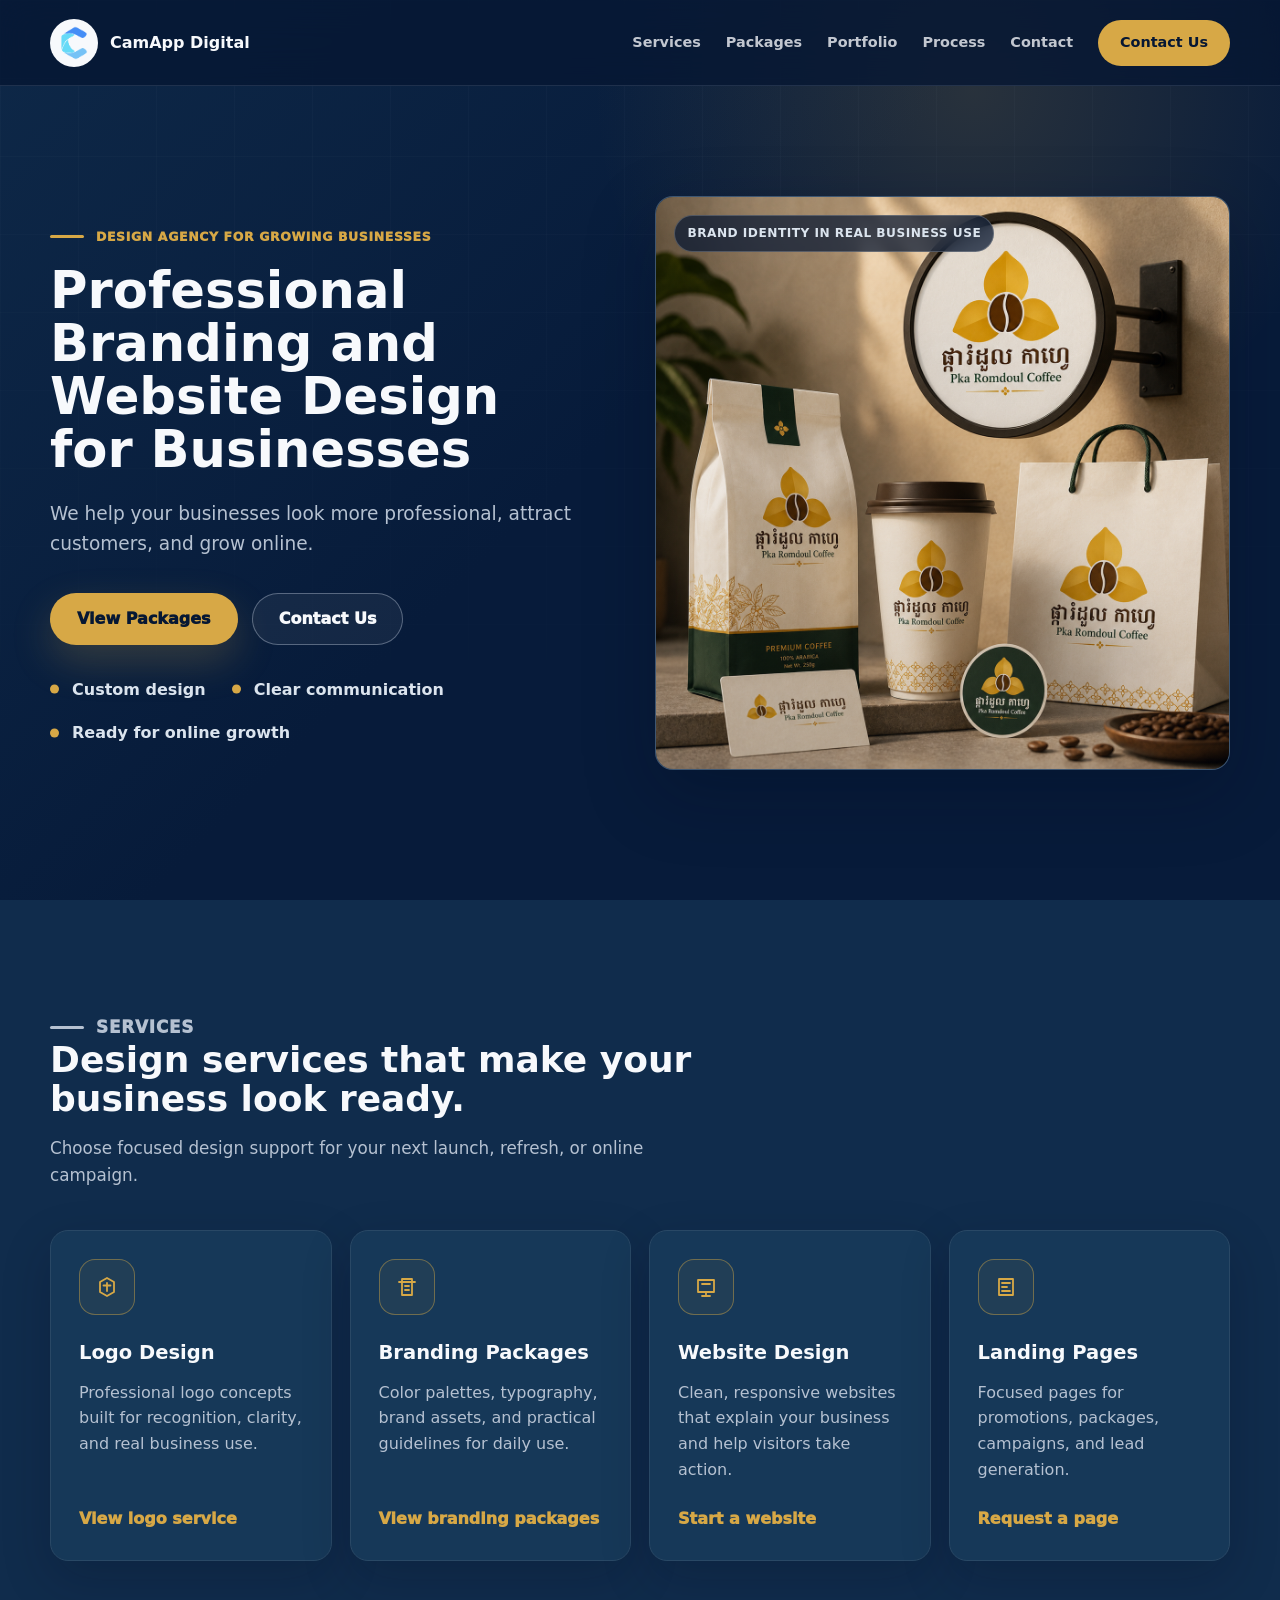
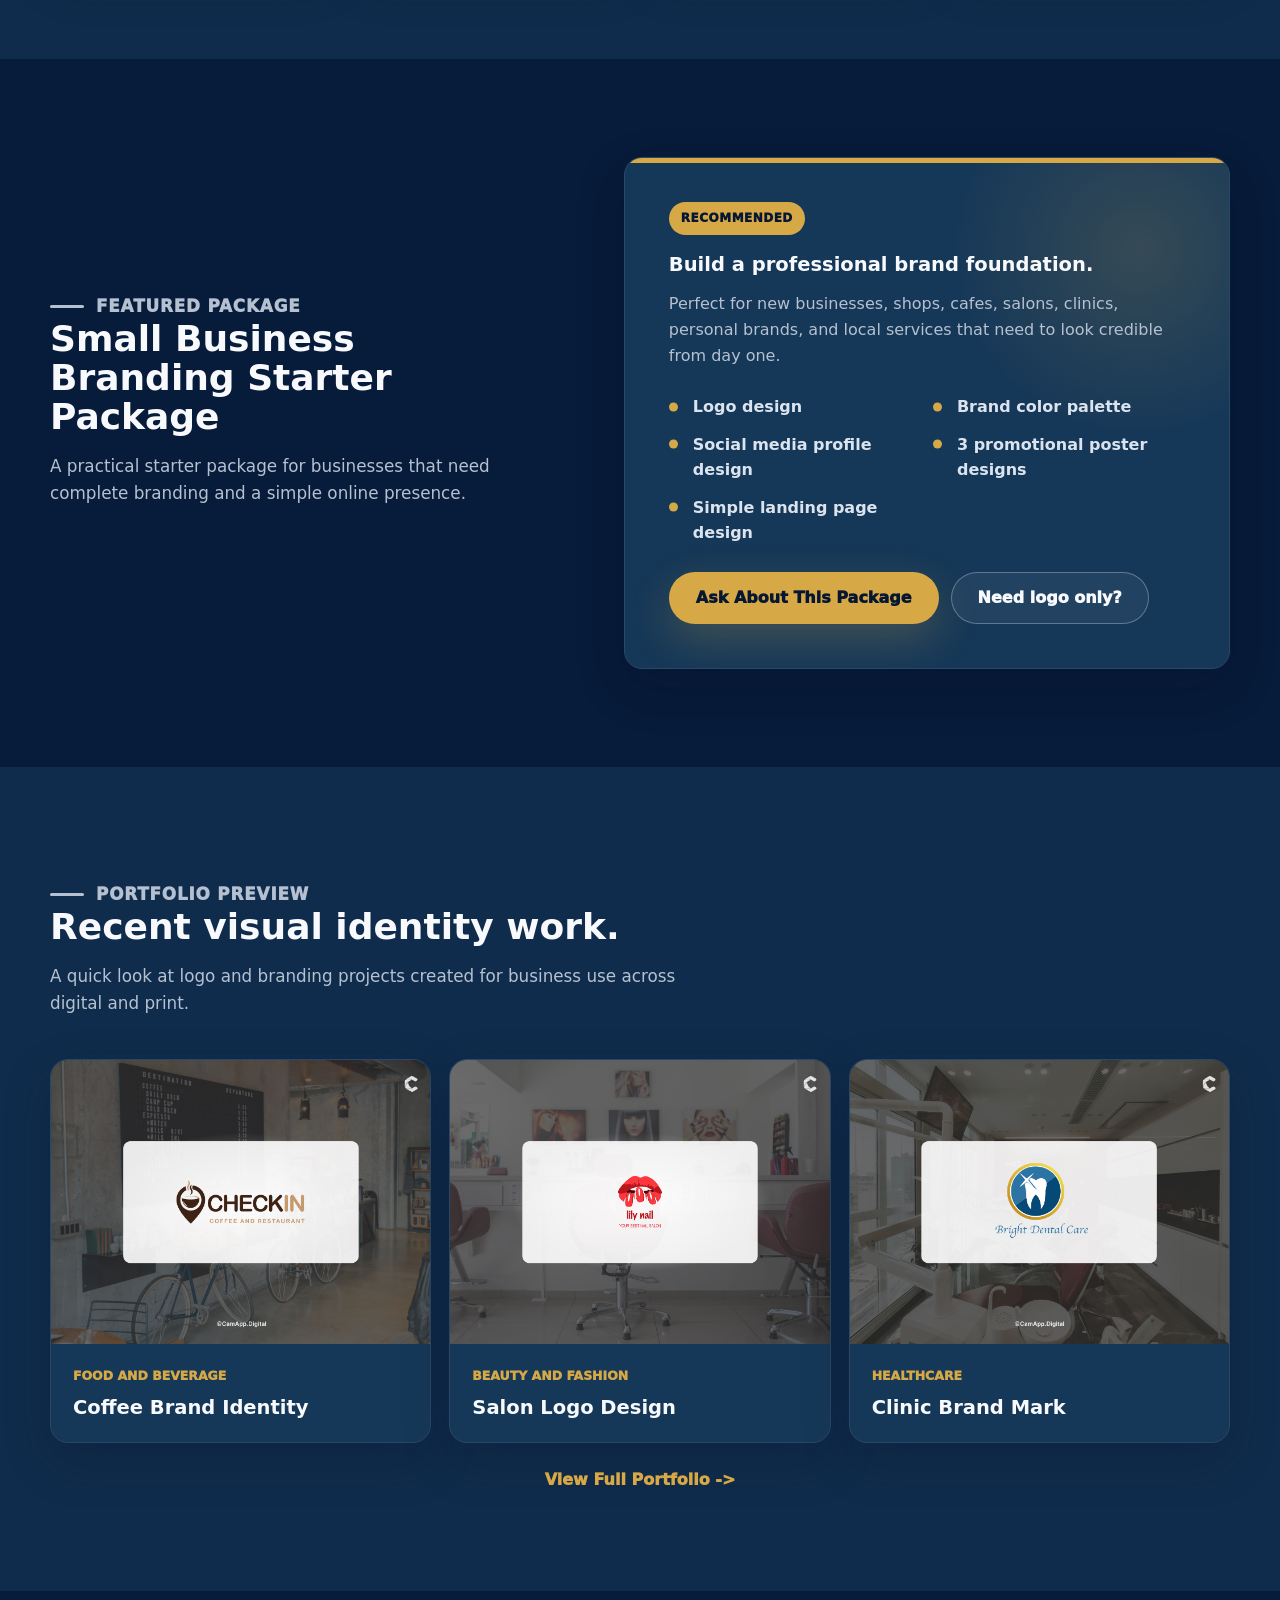
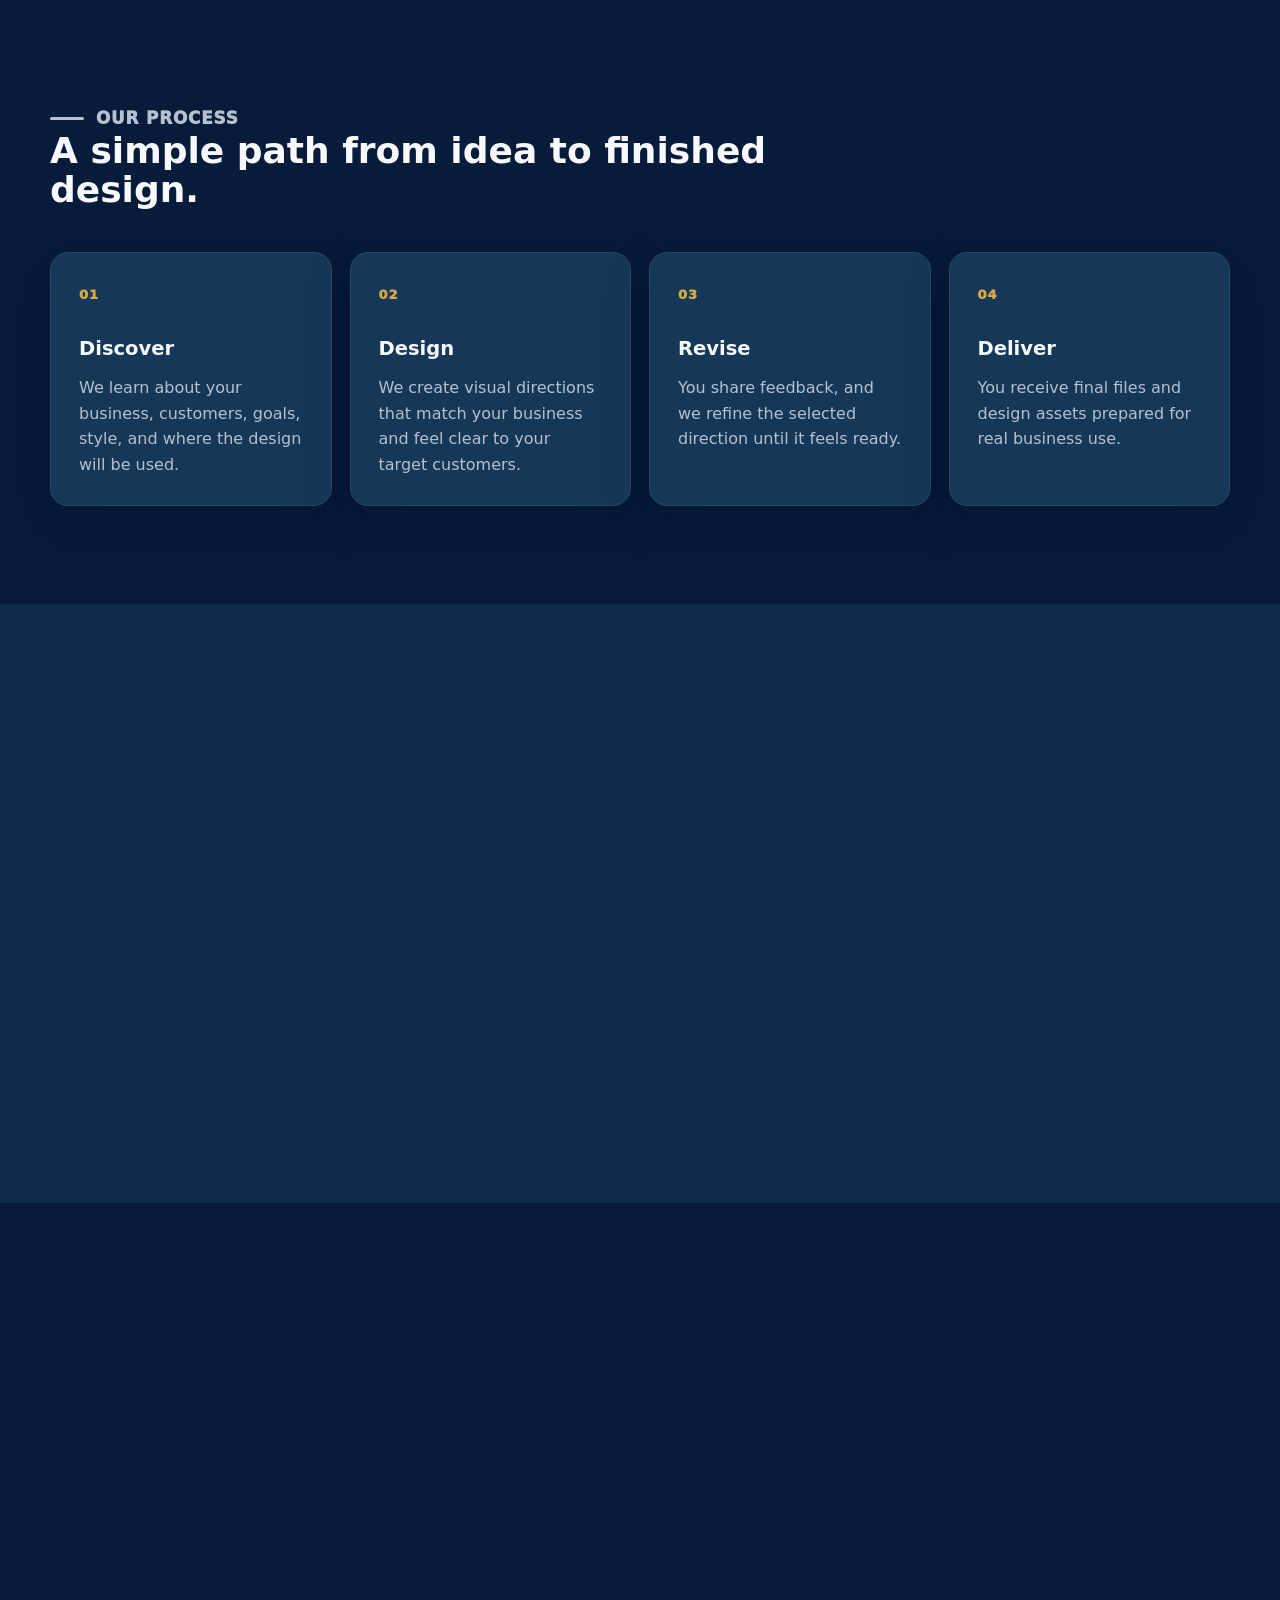
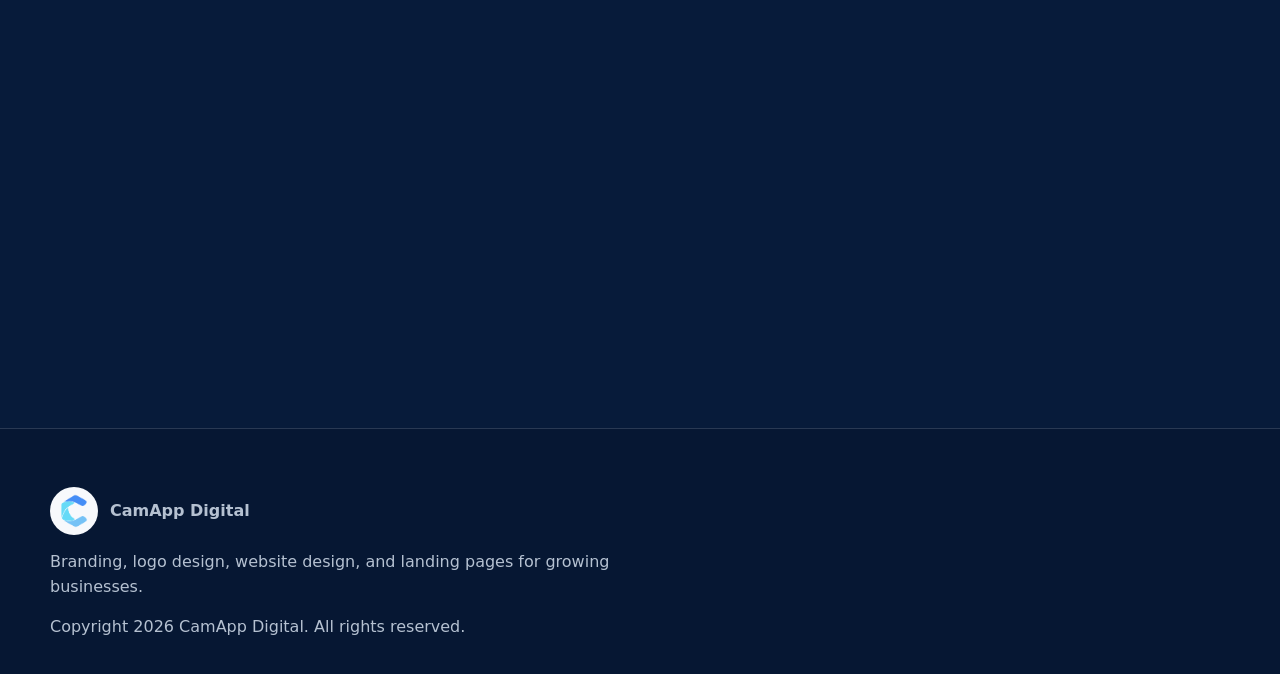
<file: index.html>
<!DOCTYPE html>
<html lang="en">
  <head>
    <meta charset="UTF-8" />
    <meta name="viewport" content="width=device-width, initial-scale=1.0" />
    <title>CamApp Digital | Branding and Website Design Agency</title>
    <meta
      name="description"
      content="CamApp Digital helps businesses look professional, attract customers, and grow online with branding, logo design, websites, and landing pages."
    />
    <link rel="icon" href="assets/camapp-logo.png" />
    <link rel="preload" as="image" href="assets/pka-romdoul-coffee-mockup.png" />
    <link rel="stylesheet" href="styles.css?v=3" />
  </head>
  <body>
    <a class="skip-link" href="#main-content">Skip to main content</a>
    <header class="site-header" data-header>
      <a class="brand" href="https://camapp.dev/" aria-label="CamApp Digital home">
        <img src="assets/camapp-logo.png" alt="" width="48" height="48" />
        <span>CamApp Digital</span>
      </a>
      <button class="menu-toggle" type="button" aria-expanded="false" aria-controls="site-nav" aria-label="Open navigation">
        <span></span>
        <span></span>
        <span></span>
      </button>
      <nav class="site-nav" id="site-nav" aria-label="Primary navigation">
        <a href="#services">Services</a>
        <a href="#packages">Packages</a>
        <a href="portfolio/">Portfolio</a>
        <a href="#process">Process</a>
        <a href="#contact">Contact</a>
        <a class="nav-cta" href="#contact">Contact Us</a>
      </nav>
    </header>

    <main id="main-content">
      <section class="hero" id="top" aria-labelledby="hero-title">
        <div class="hero-grid" aria-hidden="true"></div>
        <div class="shell hero-layout">
          <div class="hero-copy reveal">
            <p class="eyebrow"><span></span> Design agency for growing businesses</p>
            <h1 id="hero-title">Professional Branding and Website Design for Businesses</h1>
            <p>
              We help your businesses look more professional, attract customers, and grow online.
            </p>
            <div class="hero-actions">
              <a class="button button-accent" href="#packages">View Packages</a>
              <a class="button button-outline" href="#contact">Contact Us</a>
            </div>
            <ul class="trust-list" aria-label="CamApp Digital service benefits">
              <li>Custom design</li>
              <li>Clear communication</li>
              <li>Ready for online growth</li>
            </ul>
          </div>

          <div class="hero-visual reveal">
            <div class="visual-label">Brand identity in real business use</div>
            <img src="assets/pka-romdoul-coffee-mockup.png" alt="CamApp Digital branding mockup on packaging, cup, sign, and bag" />
          </div>
        </div>
      </section>

      <section class="section services-section" id="services" aria-labelledby="services-title">
        <div class="shell">
          <div class="section-heading reveal">
            <p class="eyebrow"><span></span> Services</p>
            <h2 id="services-title">Design services that make your business look ready.</h2>
            <p>
              Choose focused design support for your next launch, refresh, or online campaign.
            </p>
          </div>
          <div class="service-grid">
            <article class="service-card reveal">
              <span class="card-icon" aria-hidden="true">
                <svg viewBox="0 0 24 24"><path d="M12 3l7 4v10l-7 4-7-4V7l7-4z"/><path d="M12 8v8"/><path d="M8.5 10.5h7"/></svg>
              </span>
              <h3>Logo Design</h3>
              <p>Professional logo concepts built for recognition, clarity, and real business use.</p>
              <a href="logo-design/">View logo service</a>
            </article>
            <article class="service-card reveal">
              <span class="card-icon" aria-hidden="true">
                <svg viewBox="0 0 24 24"><path d="M4 7h16"/><path d="M7 4h10v16H7z"/><path d="M10 11h4"/><path d="M10 15h4"/></svg>
              </span>
              <h3>Branding Packages</h3>
              <p>Color palettes, typography, brand assets, and practical guidelines for daily use.</p>
              <a href="branding-packages/">View branding packages</a>
            </article>
            <article class="service-card reveal">
              <span class="card-icon" aria-hidden="true">
                <svg viewBox="0 0 24 24"><path d="M4 5h16v12H4z"/><path d="M8 21h8"/><path d="M12 17v4"/><path d="M8 9h8"/></svg>
              </span>
              <h3>Website Design</h3>
              <p>Clean, responsive websites that explain your business and help visitors take action.</p>
              <a href="#contact">Start a website</a>
            </article>
            <article class="service-card reveal">
              <span class="card-icon" aria-hidden="true">
                <svg viewBox="0 0 24 24"><path d="M5 4h14v16H5z"/><path d="M8 8h8"/><path d="M8 12h5"/><path d="M8 16h8"/></svg>
              </span>
              <h3>Landing Pages</h3>
              <p>Focused pages for promotions, packages, campaigns, and lead generation.</p>
              <a href="#contact">Request a page</a>
            </article>
          </div>
        </div>
      </section>

      <section class="section package-section" id="packages" aria-labelledby="package-title">
        <div class="shell package-layout">
          <div class="section-heading reveal">
            <p class="eyebrow"><span></span> Featured package</p>
            <h2 id="package-title">Small Business Branding Starter Package</h2>
            <p>
              A practical starter package for businesses that need complete branding and a simple online presence.
            </p>
          </div>
          <article class="featured-package reveal">
            <div>
              <span class="badge">Recommended</span>
              <h3>Build a professional brand foundation.</h3>
              <p>
                Perfect for new businesses, shops, cafes, salons, clinics, personal brands, and local services that need to look credible from day one.
              </p>
            </div>
            <ul>
              <li>Logo design</li>
              <li>Brand color palette</li>
              <li>Social media profile design</li>
              <li>3 promotional poster designs</li>
              <li>Simple landing page design</li>
            </ul>
            <div class="package-actions">
              <a class="button button-accent" href="#contact">Ask About This Package</a>
              <a class="button button-outline" href="logo-design/">Need logo only?</a>
            </div>
          </article>
        </div>
      </section>

      <section class="section portfolio-section" id="portfolio" aria-labelledby="portfolio-title">
        <div class="shell">
          <div class="section-heading reveal">
            <p class="eyebrow"><span></span> Portfolio preview</p>
            <h2 id="portfolio-title">Recent visual identity work.</h2>
            <p>
              A quick look at logo and branding projects created for business use across digital and print.
            </p>
          </div>
          <div class="portfolio-grid">
            <article class="portfolio-card reveal">
              <img src="assets/portfolio-coffee.jpg" alt="Coffee business logo design preview" loading="lazy" />
              <div>
                <p>Food and beverage</p>
                <h3>Coffee Brand Identity</h3>
              </div>
            </article>
            <article class="portfolio-card reveal">
              <img src="assets/portfolio-nail.jpg" alt="Beauty salon logo design preview" loading="lazy" />
              <div>
                <p>Beauty and fashion</p>
                <h3>Salon Logo Design</h3>
              </div>
            </article>
            <article class="portfolio-card reveal">
              <img src="assets/portfolio-dental.jpg" alt="Clinic logo design preview" loading="lazy" />
              <div>
                <p>Healthcare</p>
                <h3>Clinic Brand Mark</h3>
              </div>
            </article>
          </div>
          <div class="portfolio-actions reveal">
            <a class="text-link" href="portfolio/">View Full Portfolio <span aria-hidden="true">-></span></a>
          </div>
        </div>
      </section>

      <section class="section process-section" id="process" aria-labelledby="process-title">
        <div class="shell">
          <div class="section-heading reveal">
            <p class="eyebrow"><span></span> Our process</p>
            <h2 id="process-title">A simple path from idea to finished design.</h2>
          </div>
          <ol class="process-list">
            <li class="reveal">
              <span>01</span>
              <h3>Discover</h3>
              <p>We learn about your business, customers, goals, style, and where the design will be used.</p>
            </li>
            <li class="reveal">
              <span>02</span>
              <h3>Design</h3>
              <p>We create visual directions that match your business and feel clear to your target customers.</p>
            </li>
            <li class="reveal">
              <span>03</span>
              <h3>Revise</h3>
              <p>You share feedback, and we refine the selected direction until it feels ready.</p>
            </li>
            <li class="reveal">
              <span>04</span>
              <h3>Deliver</h3>
              <p>You receive final files and design assets prepared for real business use.</p>
            </li>
          </ol>
        </div>
      </section>

      <section class="section why-section" aria-labelledby="why-title">
        <div class="shell why-layout">
          <div class="section-heading reveal">
            <p class="eyebrow"><span></span> Why choose us</p>
            <h2 id="why-title">Professional design without a complicated process.</h2>
            <p>
              CamApp Digital focuses on practical design that helps small businesses look trustworthy and easier to choose.
            </p>
          </div>
          <div class="why-grid">
            <article class="why-card reveal">
              <h3>Business-focused design</h3>
              <p>Every design choice supports how your business is seen, remembered, and contacted.</p>
            </article>
            <article class="why-card reveal">
              <h3>Clean modern style</h3>
              <p>Your brand and website feel polished, clear, and easy for customers to understand.</p>
            </article>
            <article class="why-card reveal">
              <h3>Clear communication</h3>
              <p>You know what is included, what comes next, and what files you will receive.</p>
            </article>
            <article class="why-card reveal">
              <h3>Ready-to-use assets</h3>
              <p>Final files are prepared for social media, websites, printing, and everyday business use.</p>
            </article>
          </div>
        </div>
      </section>

      <section class="section contact-section" id="contact" aria-labelledby="contact-title">
        <div class="shell contact-layout">
          <div class="contact-copy reveal">
            <p class="eyebrow"><span></span> Contact</p>
            <h2 id="contact-title">Tell us what you want to create.</h2>
            <p>
              Send a short request and CamApp Digital will help you choose the right design direction or package.
            </p>
            <div class="contact-links">
              <a href="https://m.me/CamAppDigital" target="_blank" rel="noopener">Facebook Messenger</a>
              <a href="https://telegram.me/CamAppDigital" target="_blank" rel="noopener">Telegram</a>
            </div>
          </div>
          <div class="contact-panel reveal">
            <form class="contact-form" data-contact-form novalidate>
              <div class="form-grid">
                <label>
                  Your name
                  <input type="text" name="name" autocomplete="name" required />
                  <span class="field-error" data-error-for="name"></span>
                </label>
                <label>
                  Business name
                  <input type="text" name="business" autocomplete="organization" required />
                  <span class="field-error" data-error-for="business"></span>
                </label>
                <label>
                  Phone (Telegram)
                  <input type="text" name="contact" autocomplete="tel" required />
                  <span class="field-error" data-error-for="contact"></span>
                </label>
                <label>
                  Service needed
                  <select name="service" required>
                    <option value="">Choose a service</option>
                    <option>Logo Design</option>
                    <option>Branding Packages</option>
                    <option>Website Design</option>
                    <option>Landing Pages</option>
                  </select>
                  <span class="field-error" data-error-for="service"></span>
                </label>
                <label class="field-wide">
                  Project notes
                  <textarea name="notes" rows="4" placeholder="Tell us about your business, deadline, and what you need." required></textarea>
                  <span class="field-error" data-error-for="notes"></span>
                </label>
              </div>
              <button class="button button-accent" type="submit" data-submit-button>Submit Request</button>
              <p class="form-status" data-form-status role="status" aria-live="polite"></p>
              <div class="telegram-fallback" data-telegram-fallback hidden>
                <a class="button button-outline" href="https://telegram.me/CamAppDigital" target="_blank" rel="noopener" data-telegram-link>
                  Open Telegram
                </a>
                <button class="button button-outline" type="button" data-copy-request>Copy Request</button>
              </div>
            </form>
          </div>
        </div>
      </section>
    </main>

    <footer class="site-footer">
      <div class="shell footer-content">
        <a class="brand" href="https://camapp.dev/" aria-label="CamApp Digital home">
          <img src="assets/camapp-logo.png" alt="" width="42" height="42" />
          <span>CamApp Digital</span>
        </a>
        <p>Branding, logo design, website design, and landing pages for growing businesses.</p>
        <p>Copyright 2026 CamApp Digital. All rights reserved.</p>
      </div>
    </footer>

    <script src="script.js?v=5"></script>
  </body>
</html>
</file>
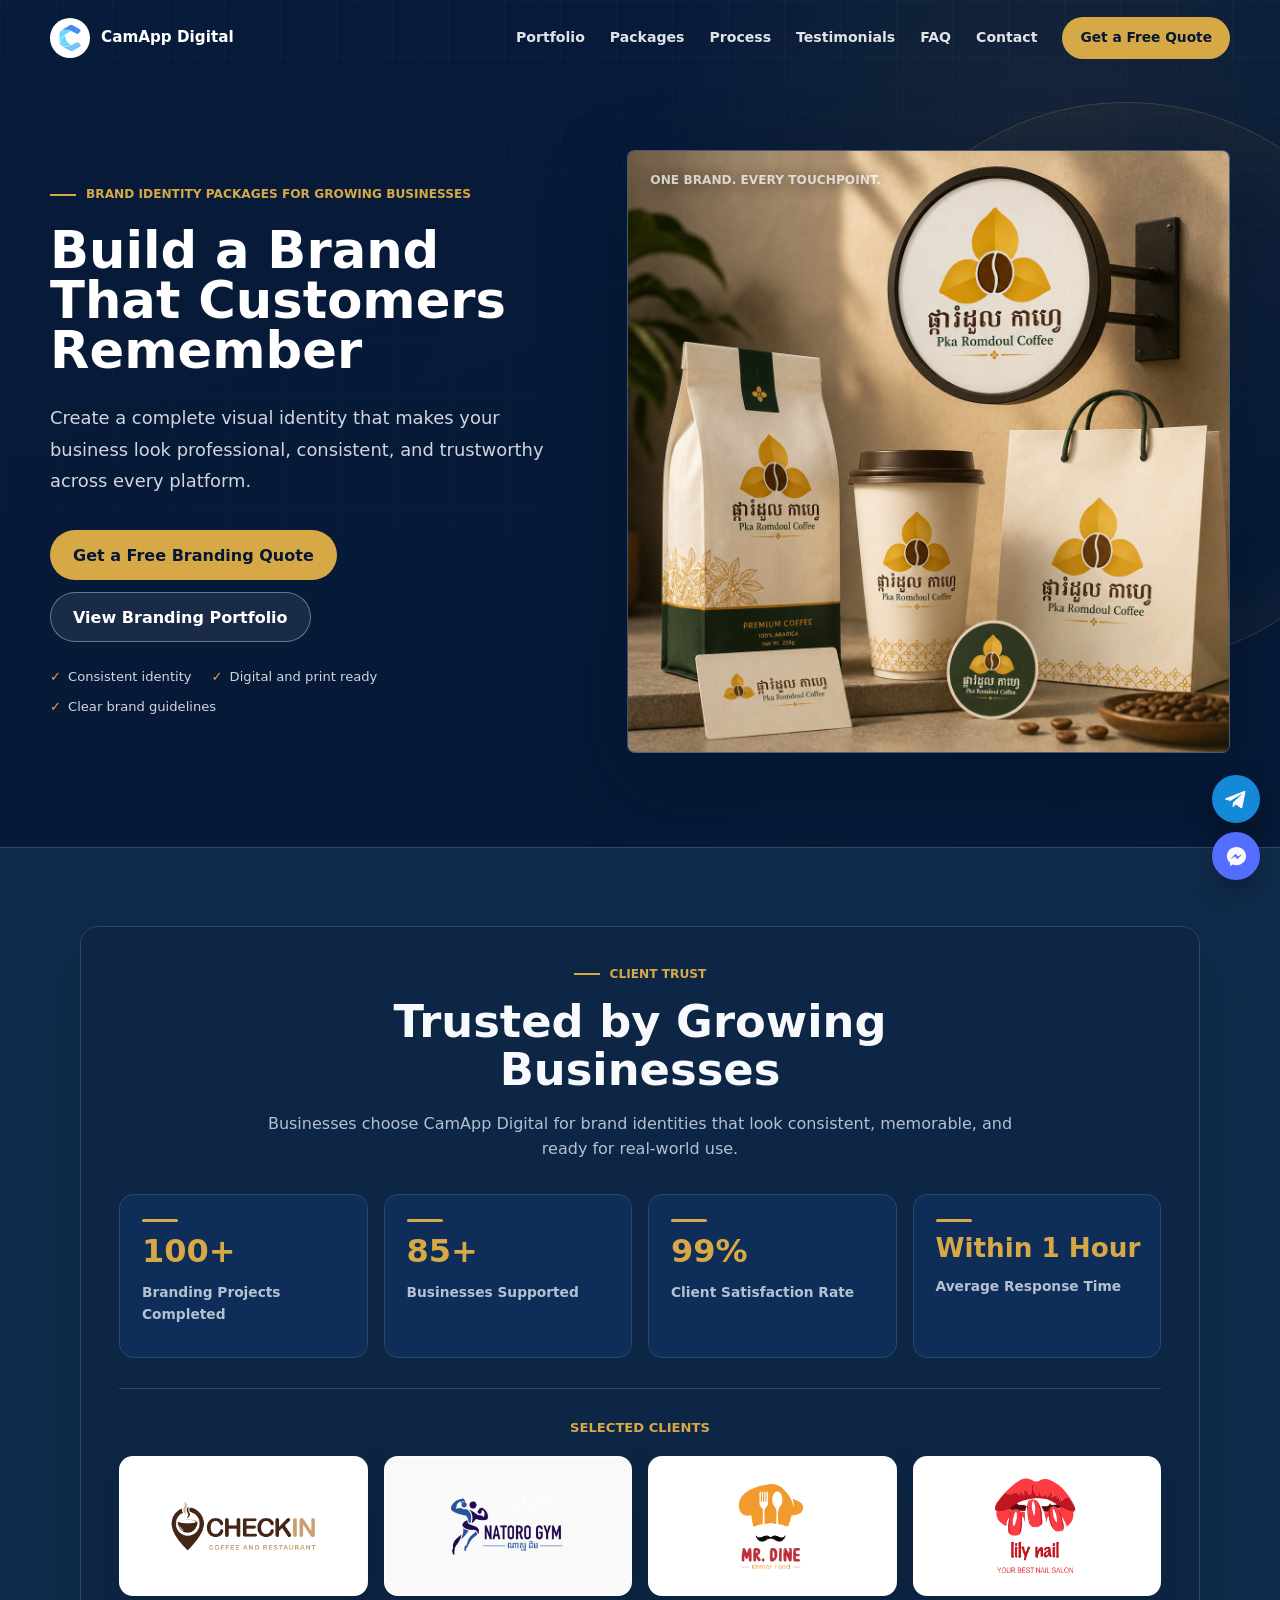
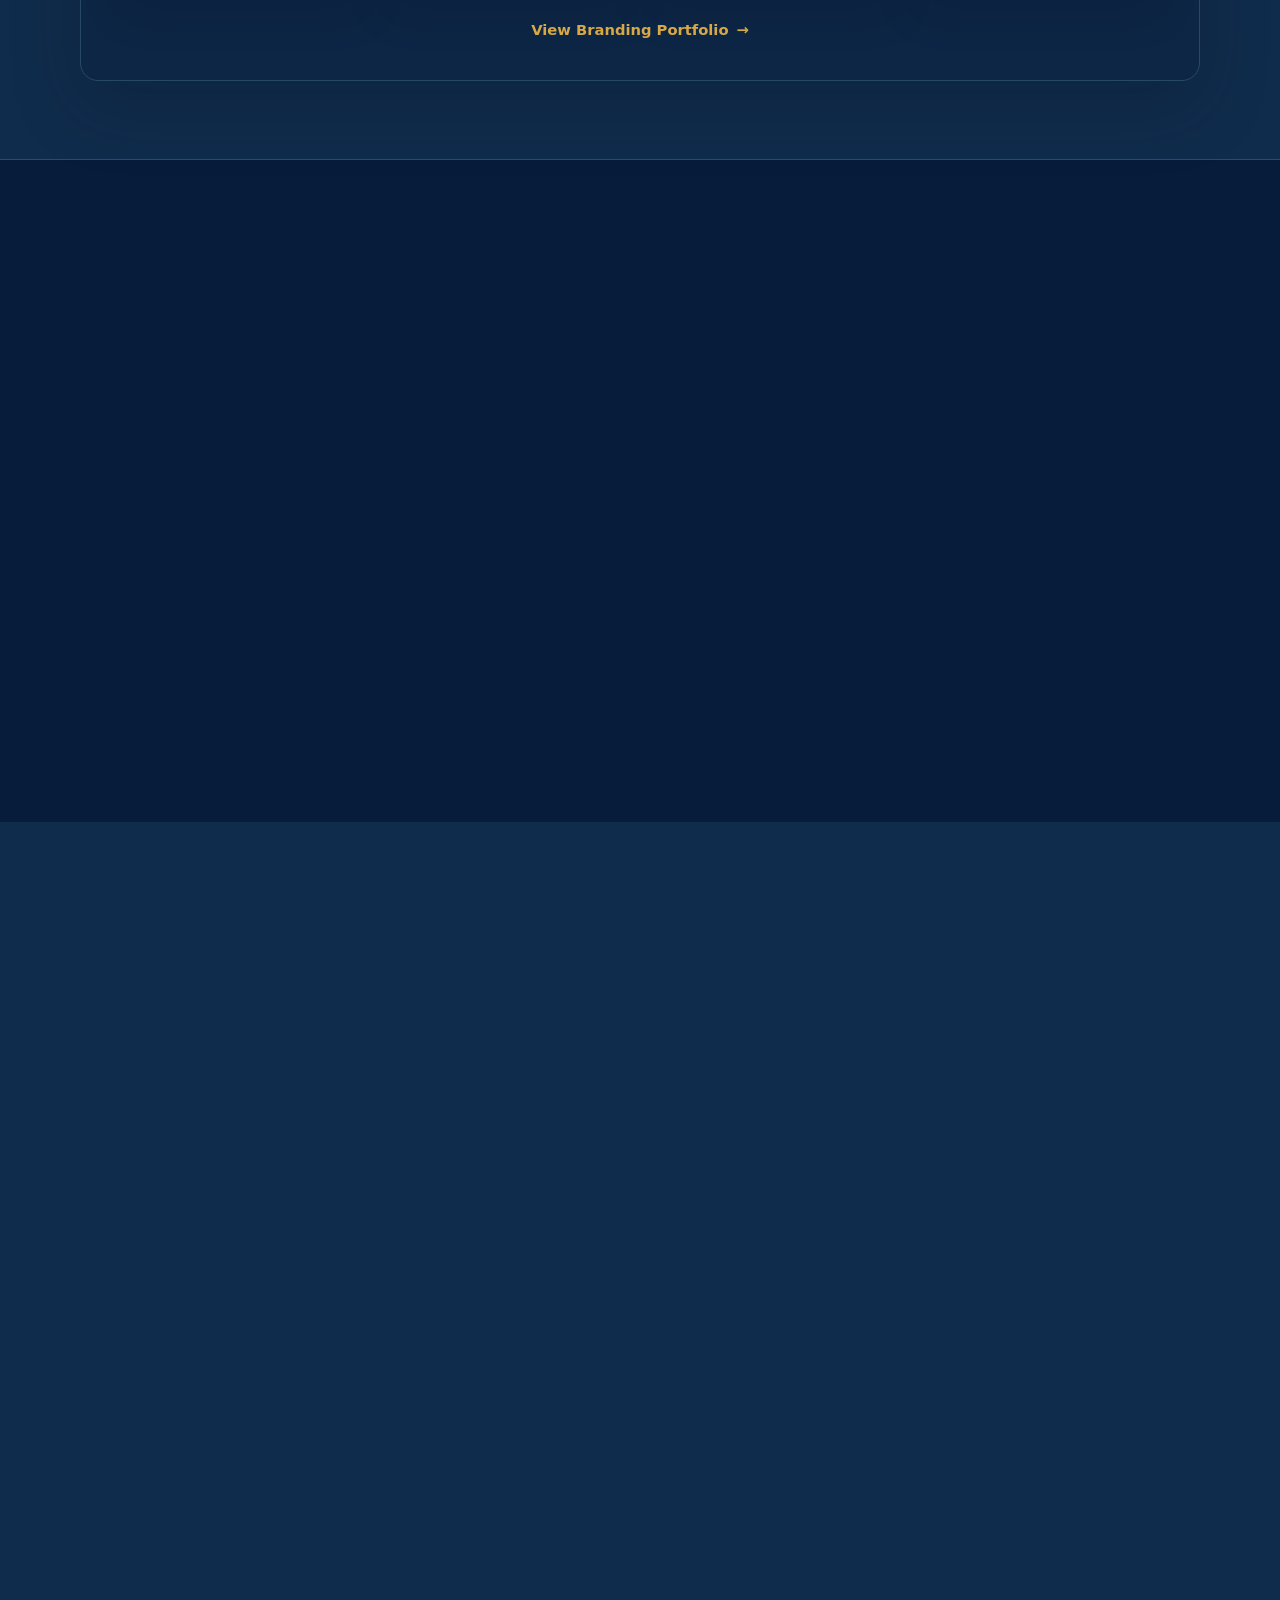
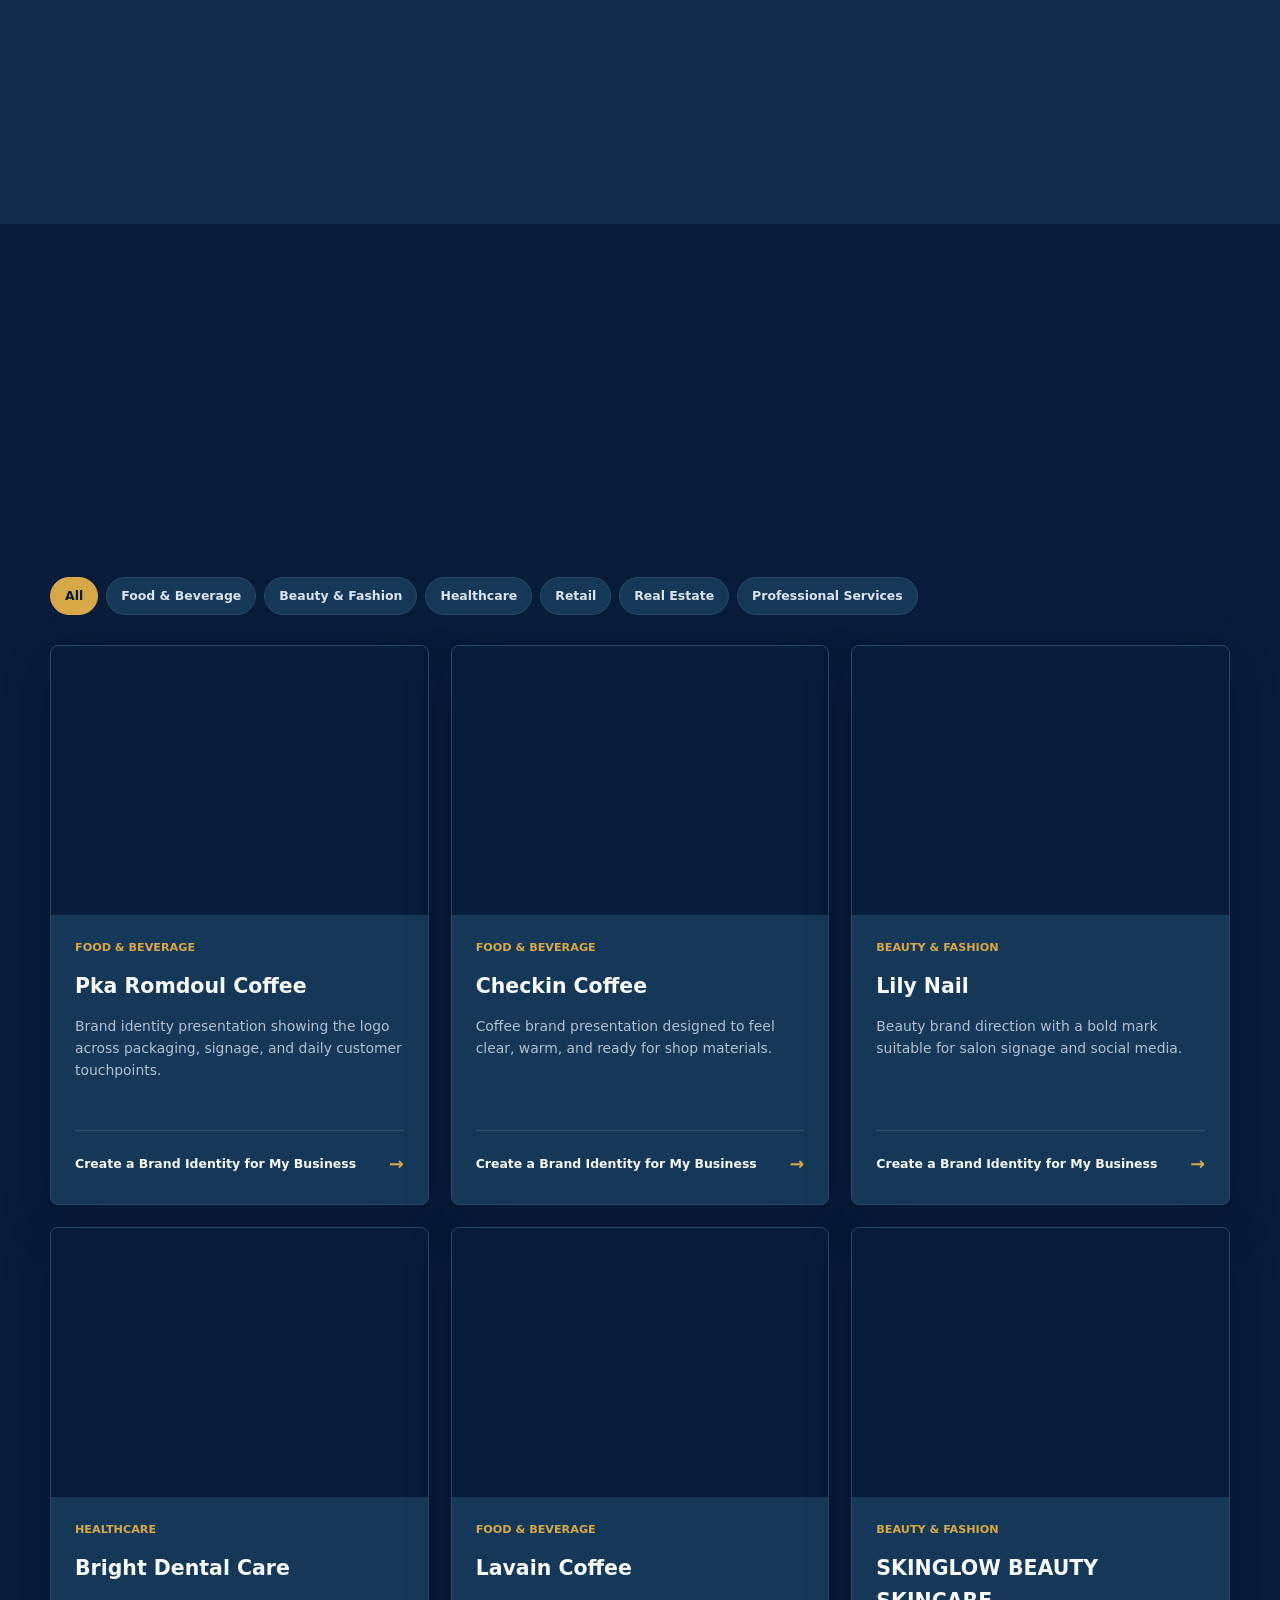
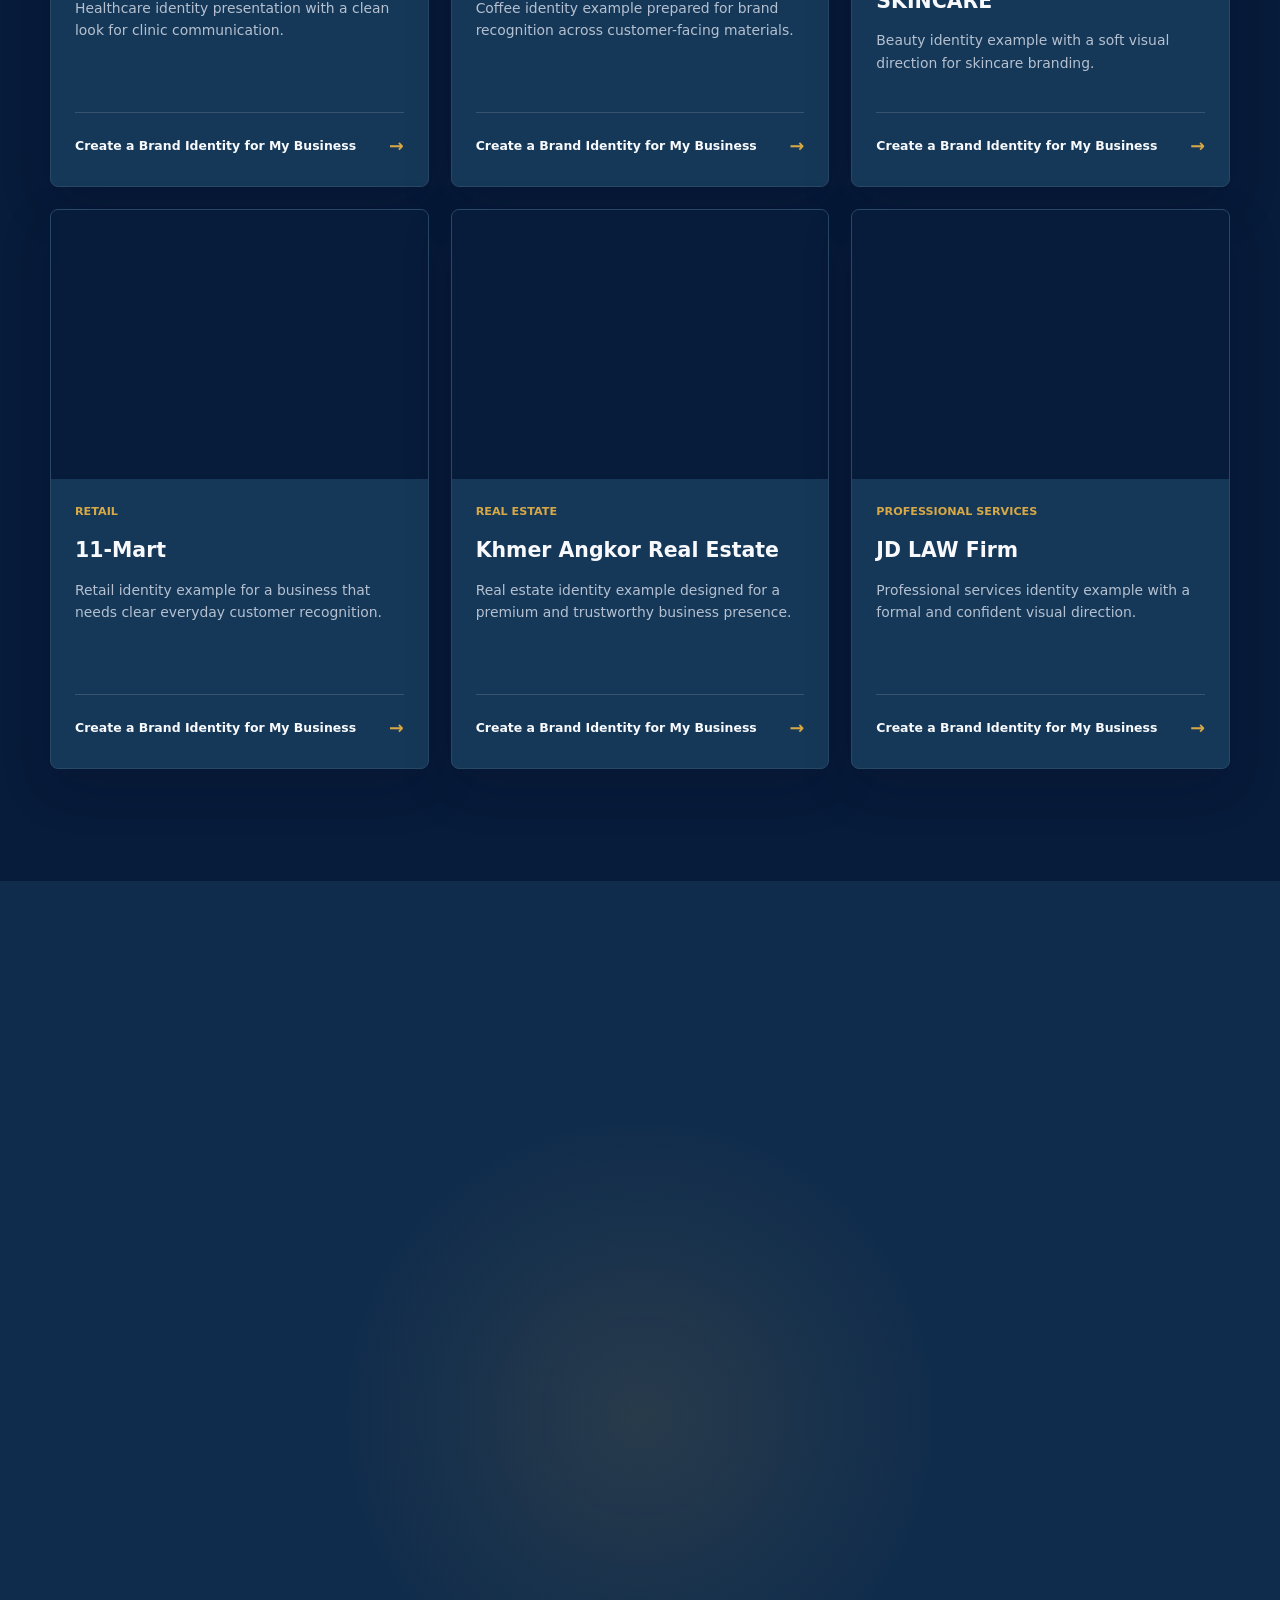
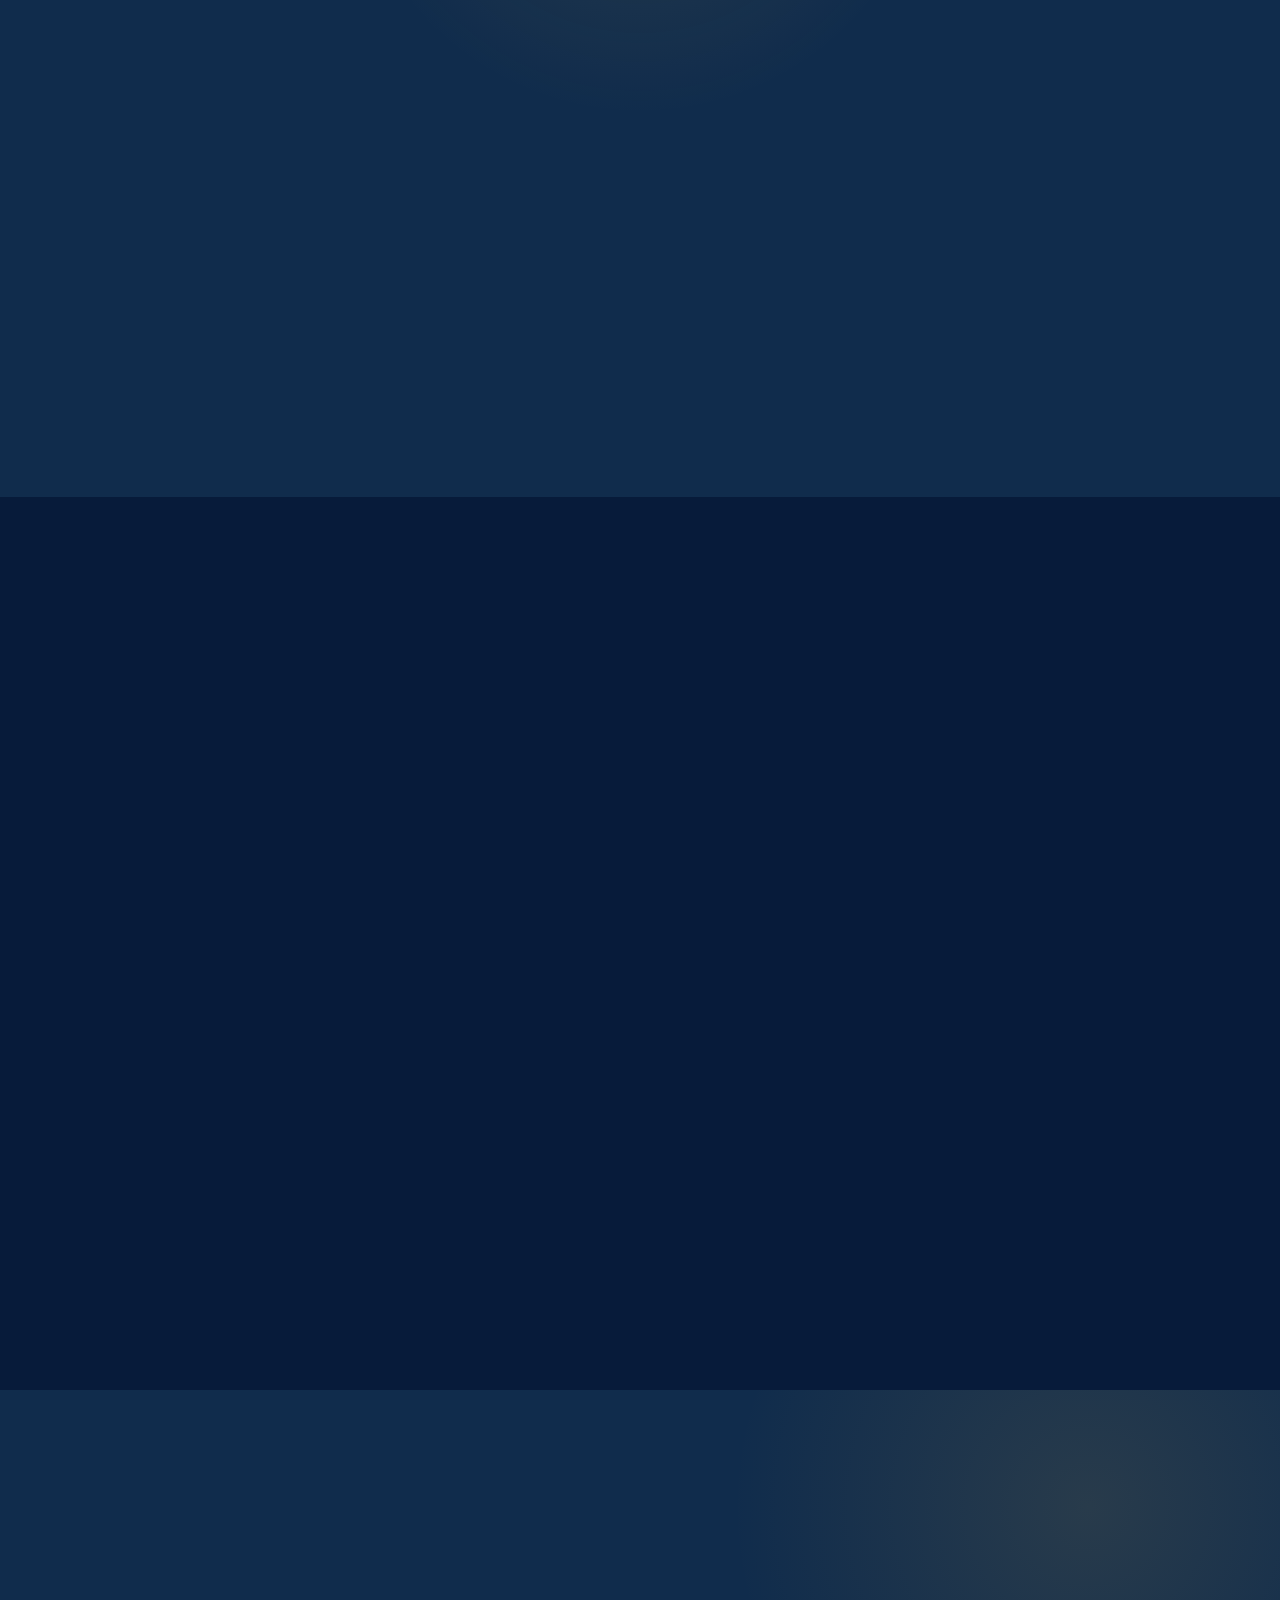
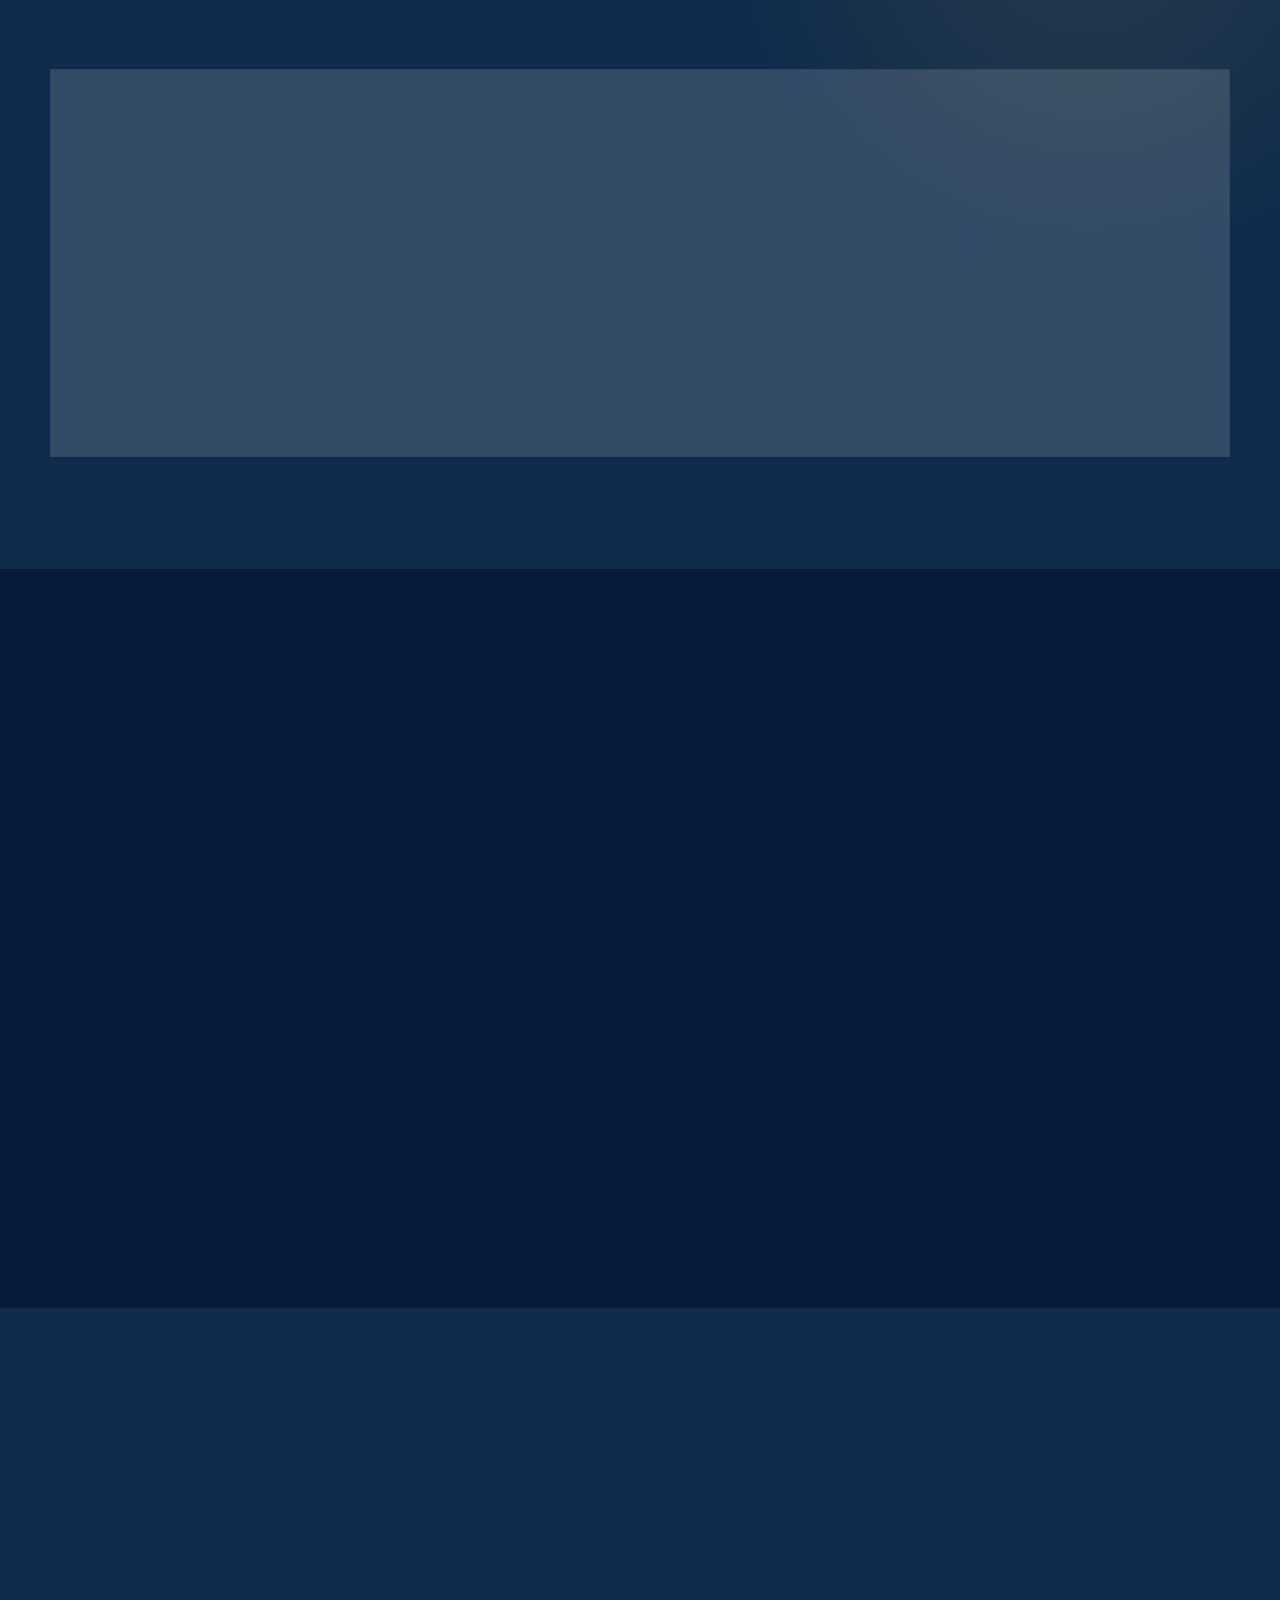
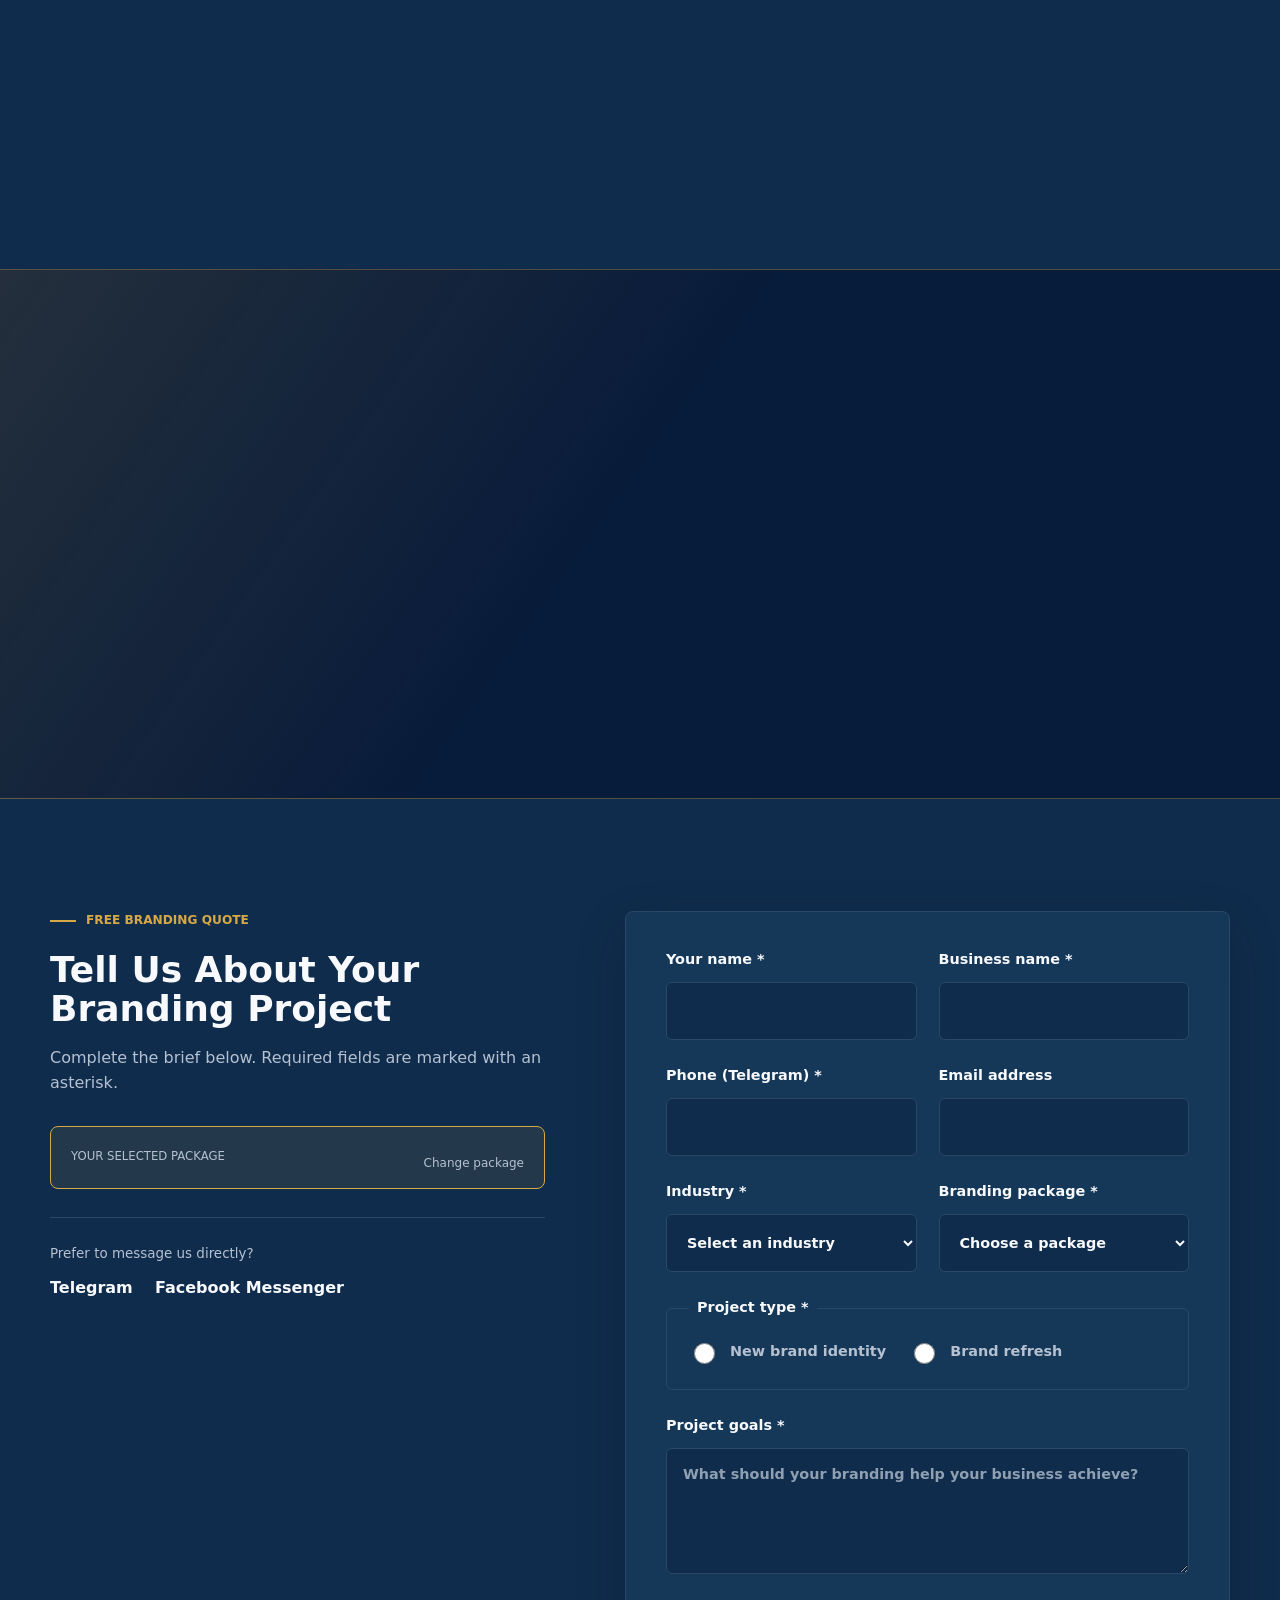
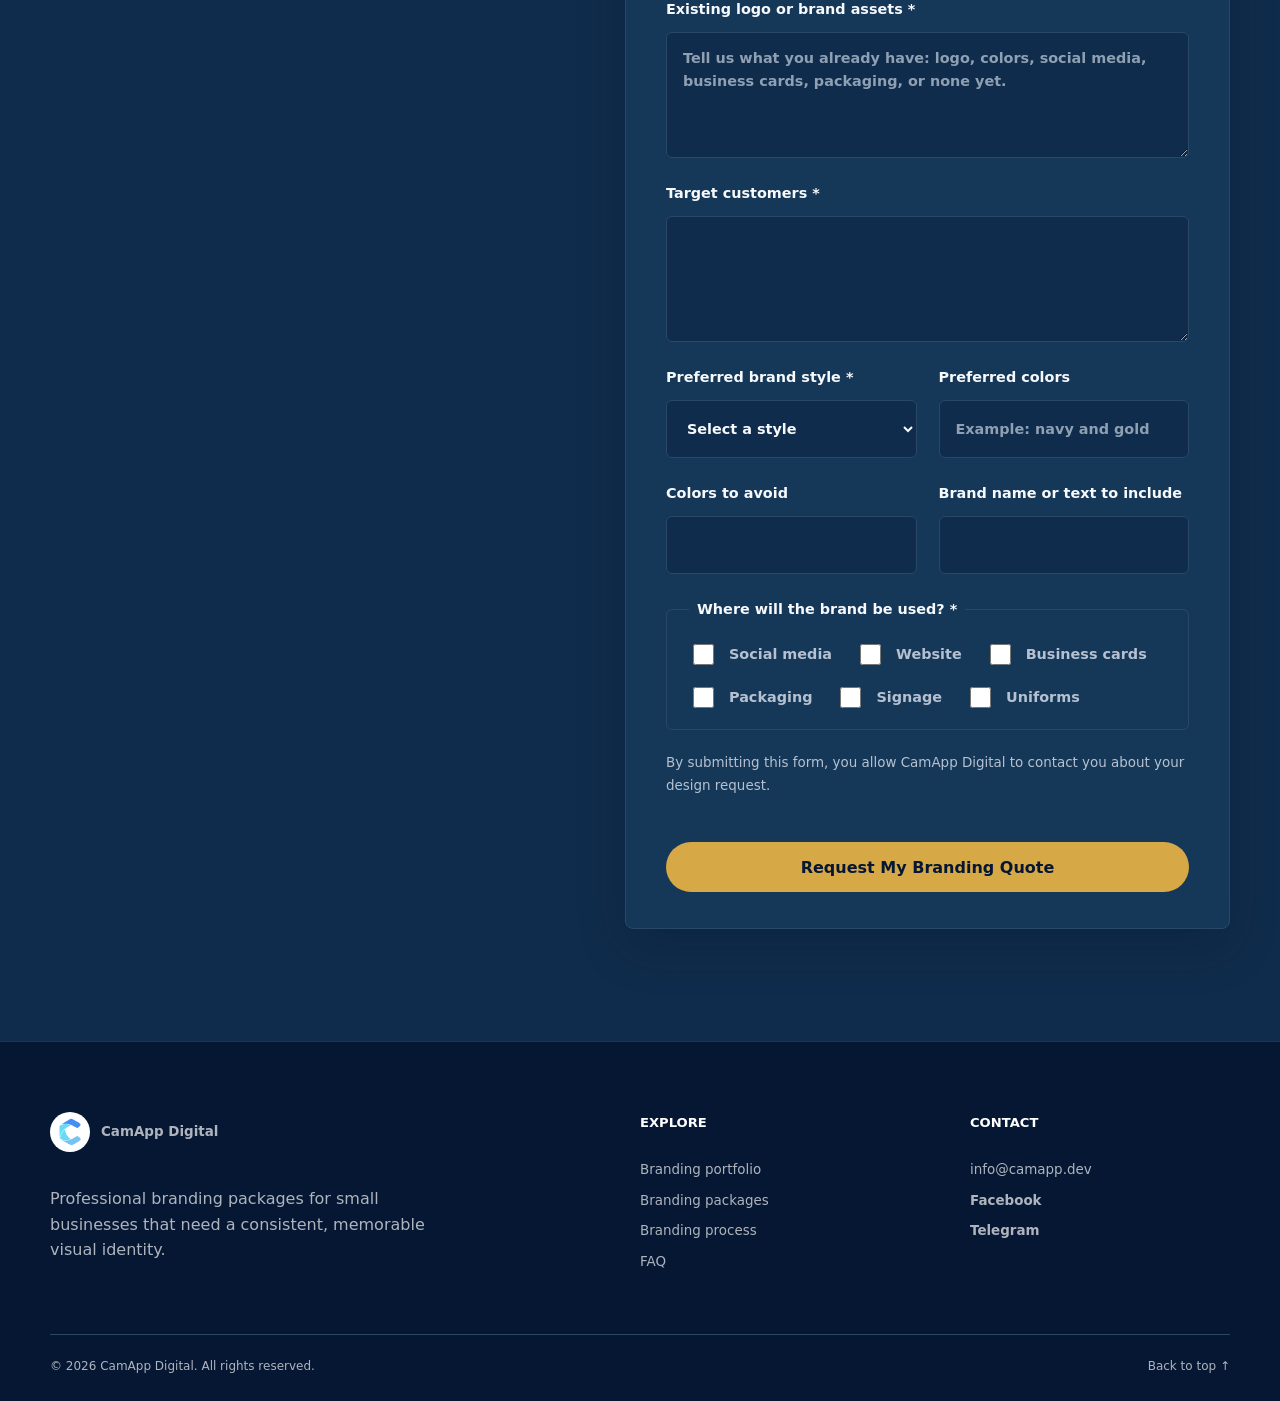
<file: branding-packages/index.html>
<!DOCTYPE html>
<html lang="en">
  <head>
    <meta charset="UTF-8" />
    <meta name="viewport" content="width=device-width, initial-scale=1.0" />
    <meta
      name="description"
      content="Branding packages by CamApp Digital for small businesses, cafes, restaurants, retail stores, beauty brands, clinics, startups, and personal brands."
    />
    <meta name="theme-color" content="#07131f" />
    <title>Branding Packages for Small Businesses | CamApp Digital</title>
    <link rel="icon" href="../assets/camapp-logo.png" />
    <link rel="preload" as="image" href="../assets/pka-romdoul-coffee-mockup.png" />
    <link rel="stylesheet" href="../logo-design.css?v=17" />
  </head>
  <body>
    <a class="skip-link" href="#main-content">Skip to main content</a>

    <header class="site-header" data-header>
      <div class="shell nav-shell">
        <a class="brand" href="https://camapp.dev/" aria-label="Back to CamApp Digital home">
          <img src="../assets/camapp-logo.png" alt="" width="40" height="40" />
          <span>CamApp Digital</span>
        </a>

        <button
          class="menu-button"
          type="button"
          aria-expanded="false"
          aria-controls="primary-navigation"
          aria-label="Open navigation"
          data-menu-button
        >
          <span></span><span></span><span></span>
        </button>

        <nav class="primary-nav" id="primary-navigation" aria-label="Primary navigation" data-navigation>
          <a href="#portfolio">Portfolio</a>
          <a href="#packages">Packages</a>
          <a href="#process">Process</a>
          <a href="#testimonials">Testimonials</a>
          <a href="#faq">FAQ</a>
          <a href="#inquiry">Contact</a>
          <a class="button button-small button-accent" href="#inquiry">Get a Free Quote</a>
        </nav>
      </div>
    </header>

    <main id="main-content">
      <section class="hero" id="top" aria-labelledby="hero-title">
        <div class="hero-glow" aria-hidden="true"></div>
        <div class="shell hero-layout">
          <div class="hero-copy reveal">
            <p class="eyebrow"><span></span> Brand identity packages for growing businesses</p>
            <h1 id="hero-title">Build a Brand That Customers Remember</h1>
            <p class="hero-lead">
              Create a complete visual identity that makes your business look professional, consistent, and trustworthy across every platform.
            </p>
            <div class="hero-actions">
              <a class="button button-accent" href="#inquiry">Get a Free Branding Quote</a>
              <a class="button button-ghost" href="#portfolio">View Branding Portfolio</a>
            </div>
            <p class="trust-line">
              <span>Consistent identity</span><span>Digital and print ready</span><span>Clear brand guidelines</span>
            </p>
          </div>

          <div class="brand-showcase reveal" aria-label="Brand identity shown on real business materials">
            <div class="showcase-label">One brand. Every touchpoint.</div>
            <img class="hero-mockup-image" src="../assets/pka-romdoul-coffee-mockup.png" alt="Brand identity applied to packaging, cup, signage, business card, and shopping bag" />
          </div>
        </div>
      </section>

      <section class="proof-strip" aria-labelledby="proof-title">
        <div class="shell">
          <h2 class="sr-only" id="proof-title">CamApp Digital client trust</h2>
          <div class="proof-card">
            <div class="proof-heading">
              <p class="eyebrow"><span></span> Client trust</p>
              <h2>Trusted by Growing Businesses</h2>
              <p>Businesses choose CamApp Digital for brand identities that look consistent, memorable, and ready for real-world use.</p>
            </div>
            <div class="proof-stats" aria-label="CamApp Digital trust statistics">
              <!-- Trust values are controlled in logo-design.js. Confirm all values before publishing. -->
              <article><span aria-hidden="true"></span><strong data-stat="projects">100+</strong><p>Branding Projects Completed</p></article>
              <article><span aria-hidden="true"></span><strong data-stat="businesses">85+</strong><p>Businesses Supported</p></article>
              <article><span aria-hidden="true"></span><strong data-stat="satisfaction">99%</strong><p>Client Satisfaction Rate</p></article>
              <article><span aria-hidden="true"></span><strong data-stat="response">Within 1 Hour</strong><p>Average Response Time</p></article>
            </div>
            <div class="client-logo-showcase" aria-labelledby="selected-clients-title">
              <h3 id="selected-clients-title">Selected Clients</h3>
              <div class="client-logo-row" aria-label="Featured client logos">
                <a class="client-placeholder" href="#portfolio" aria-label="View Checkin Coffee branding project"><img src="../assets/checkin-logo.png" alt="Checkin Coffee logo" /></a>
                <a class="client-placeholder" href="#portfolio" aria-label="View Natoro Gym branding project"><img src="../assets/gym_logo.png" alt="Natoro Gym logo" /></a>
                <a class="client-placeholder" href="#portfolio" aria-label="View Mr Dine branding project"><img src="../assets/mr-dine-logo.png" alt="Mr Dine logo" /></a>
                <a class="client-placeholder" href="#portfolio" aria-label="View Lily Nail branding project"><img src="../assets/nail-salon-logo.png" alt="Lily Nail logo" /></a>
              </div>
              <a class="proof-portfolio-link" href="#portfolio">View Branding Portfolio <span aria-hidden="true">→</span></a>
            </div>
          </div>
        </div>
      </section>

      <section class="section problem-section" aria-labelledby="problem-title">
        <div class="shell split-layout">
          <div class="section-copy reveal">
            <p class="eyebrow"><span></span> The problem</p>
            <h2 id="problem-title">Does Your Brand Look Consistent Everywhere?</h2>
            <p class="section-lead">
              A good business can lose trust when its colors, logo, social media, and printed materials look disconnected.
            </p>
            <ul class="issue-list">
              <li>Your colors look different across every platform</li>
              <li>Your business image feels weak or unfinished</li>
              <li>Your social media does not look professional</li>
              <li>Customers do not recognize your brand quickly</li>
              <li>Your materials create an inconsistent first impression</li>
              <li>You do not have clear guidelines for future designs</li>
            </ul>
          </div>

          <div class="before-after reveal" aria-label="Before and after branding comparison">
            <article class="comparison-card weak-logo">
              <span class="comparison-label">Before</span>
              <div class="comparison-logo-frame">
                <img src="../assets/pka-romdoul-logo-before.png" alt="Before brand refresh example" />
              </div>
              <p>Unclear. Inconsistent. Hard to remember.</p>
            </article>
            <div class="comparison-arrow" aria-hidden="true">→</div>
            <article class="comparison-card strong-logo">
              <span class="comparison-label">After</span>
              <div class="comparison-logo-frame">
                <img src="../assets/pka-romdoul-logo-after.png" alt="After brand refresh example" />
              </div>
              <p>Clear. Consistent. Ready for every touchpoint.</p>
            </article>
          </div>
        </div>
      </section>

      <section class="section solution-section" aria-labelledby="solution-title">
        <div class="shell">
          <div class="section-heading centered reveal">
            <p class="eyebrow"><span></span> The solution</p>
            <h2 id="solution-title">A Complete Brand Identity Built for Real Business Use</h2>
            <p>Every branding package is created around your business, your customers, and the places your brand needs to appear.</p>
          </div>
          <div class="benefit-grid">
            <article class="benefit-card reveal"><span class="benefit-icon" aria-hidden="true"><svg viewBox="0 0 24 24" focusable="false"><path d="M4 7h16" /><path d="M7 4h10v16H7z" /><path d="M10 11h4" /><path d="M10 15h4" /></svg></span><h3>Consistent everywhere</h3><p>Logo, colors, fonts, and brand assets stay aligned across online and printed materials.</p></article>
            <article class="benefit-card reveal"><span class="benefit-icon" aria-hidden="true"><svg viewBox="0 0 24 24" focusable="false"><path d="M2.5 12s3.5-6 9.5-6 9.5 6 9.5 6-3.5 6-9.5 6-9.5-6-9.5-6Z" /><circle cx="12" cy="12" r="3" /></svg></span><h3>Easy to recognize</h3><p>A clear visual system helps customers remember your business faster.</p></article>
            <article class="benefit-card reveal"><span class="benefit-icon" aria-hidden="true"><svg viewBox="0 0 24 24" focusable="false"><path d="M12 3l7 4v10l-7 4-7-4V7l7-4z" /><path d="M8.5 12h7" /><path d="M12 8.5v7" /></svg></span><h3>Professional appearance</h3><p>Your business looks more credible on menus, profiles, cards, packaging, and signage.</p></article>
            <article class="benefit-card reveal"><span class="benefit-icon" aria-hidden="true"><svg viewBox="0 0 24 24" focusable="false"><path d="M6 3h12v18H6z" /><path d="M9 7h6" /><path d="M9 11h6" /><path d="M9 15h4" /></svg></span><h3>Brand guidelines</h3><p>Simple rules help you and future designers use your brand correctly.</p></article>
            <article class="benefit-card reveal"><span class="benefit-icon" aria-hidden="true"><svg viewBox="0 0 24 24" focusable="false"><rect x="3" y="4" width="13" height="10" rx="2" /><path d="M8 20h5" /><path d="M10.5 14v6" /><rect x="17" y="9" width="4" height="11" rx="1.5" /></svg></span><h3>Marketing ready</h3><p>Assets are prepared for social media, campaigns, online profiles, and daily promotion.</p></article>
            <article class="benefit-card reveal"><span class="benefit-icon" aria-hidden="true"><svg viewBox="0 0 24 24" focusable="false"><path d="M3 17 9 11l4 4 8-8" /><path d="M14 7h7v7" /></svg></span><h3>Built to grow</h3><p>A flexible identity gives your business room to add new products, locations, and offers.</p></article>
          </div>
          <div class="centered-action reveal"><a class="button button-accent" href="#packages">View Branding Packages</a></div>
        </div>
      </section>

      <section class="section portfolio-section" id="portfolio" aria-labelledby="portfolio-title">
        <div class="shell">
          <div class="section-heading reveal">
            <p class="eyebrow"><span></span> Branding portfolio</p>
            <h2 id="portfolio-title">Brand Identities Made for Real Business Touchpoints</h2>
            <p>Explore branding examples across stationery, packaging, signage, social media, and customer-facing materials.</p>
          </div>

          <div class="filter-bar" role="group" aria-label="Filter branding portfolio projects" data-filters></div>
          <div class="portfolio-grid" data-portfolio-grid></div>
        </div>
      </section>

      <section class="section package-section" id="packages" aria-labelledby="packages-title">
        <div class="shell">
          <div class="section-heading centered reveal">
            <p class="eyebrow"><span></span> Branding packages</p>
            <h2 id="packages-title">Choose the Right Brand Identity Package</h2>
            <p>Editable package levels for businesses that need a more complete and consistent visual identity.</p>
          </div>

          <div class="package-grid">
            <article class="package-card reveal" data-package-card="Starter Branding Package">
              <div class="package-top">
                <p class="package-name">Starter Branding Package</p>
                <div class="price-row"><strong>From $149</strong></div>
                <p>Best for new businesses that need the essentials for a professional first impression.</p>
              </div>
              <ul class="check-list">
                <li>Primary logo direction</li><li>Color palette</li><li>Typography recommendation</li>
                <li>Business card design</li><li>Social media profile assets</li><li>Mini brand guide</li>
              </ul>
              <button class="button button-outline package-select" type="button" data-package="Starter Branding Package" data-price="From $149">Choose Starter — From $149</button>
              <p class="package-trust">Essential identity · Easy to launch</p>
            </article>

            <article class="package-card featured-package reveal" data-package-card="Business Branding Package">
              <span class="popular-badge">Most Popular</span>
              <div class="package-top">
                <p class="package-name">Business Branding Package</p>
                <div class="price-row"><strong>From $299</strong></div>
                <p>Best for small businesses that need a consistent brand across print, digital, and customer materials.</p>
              </div>
              <ul class="check-list">
                <li>Logo system</li><li>Color palette and typography</li><li>Business card and letterhead</li>
                <li>Social media starter kit</li><li>Brand guidelines</li><li>Stationery mockups</li>
              </ul>
              <button class="button button-accent package-select" type="button" data-package="Business Branding Package" data-price="From $299">Choose Business — From $299</button>
              <p class="package-trust">Best overall value · Digital and print ready</p>
            </article>

            <article class="package-card reveal" data-package-card="Complete Brand Identity Package">
              <div class="package-top">
                <p class="package-name">Complete Brand Identity Package</p>
                <div class="price-row"><strong>From $499</strong></div>
                <p>Best for businesses that want a complete identity system with more deliverables and brand flexibility.</p>
              </div>
              <ul class="check-list">
                <li>Complete logo system</li><li>Advanced brand guidelines</li><li>Stationery set</li>
                <li>Packaging mockups</li><li>Social media templates</li><li>Editable source files</li>
              </ul>
              <button class="button button-outline package-select" type="button" data-package="Complete Brand Identity Package" data-price="From $499">Choose Complete — From $499</button>
              <p class="package-trust">Full identity system · Long-term brand support</p>
            </article>
          </div>

          <p class="package-note reveal">
            Prices are editable and depend on final scope. Delivery begins after the client submits the completed branding brief and confirms the project.
          </p>
        </div>
      </section>

      <section class="section comparison-section" aria-labelledby="comparison-title">
        <div class="shell">
          <div class="section-heading reveal">
            <p class="eyebrow"><span></span> Compare packages</p>
            <h2 id="comparison-title">Branding Deliverables Side by Side</h2>
          </div>
          <div class="table-scroll reveal" tabindex="0" aria-label="Scrollable branding package comparison">
            <table>
              <thead><tr><th scope="col">Feature</th><th scope="col">Starter</th><th class="popular-column" scope="col">Business</th><th scope="col">Complete</th></tr></thead>
              <tbody>
                <tr><th scope="row">Price</th><td>From $149</td><td class="popular-column">From $299</td><td>From $499</td></tr>
                <tr><th scope="row">Logo deliverables</th><td>Primary direction</td><td class="popular-column">Logo system</td><td>Complete logo system</td></tr>
                <tr><th scope="row">Revisions</th><td>2 rounds</td><td class="popular-column">3 rounds</td><td>5 rounds</td></tr>
                <tr><th scope="row">Brand guide</th><td>Mini guide</td><td class="popular-column">Included</td><td>Advanced guide</td></tr>
                <tr><th scope="row">Stationery</th><td>Business card</td><td class="popular-column">Card + letterhead</td><td>Full stationery set</td></tr>
                <tr><th scope="row">Packaging</th><td>—</td><td class="popular-column">Basic mockups</td><td>Packaging mockups</td></tr>
                <tr><th scope="row">Social media assets</th><td>Profile assets</td><td class="popular-column">Starter kit</td><td>Templates</td></tr>
                <tr><th scope="row">Source files</th><td>Final exports</td><td class="popular-column">Final exports</td><td>Editable files</td></tr>
              </tbody>
            </table>
          </div>
        </div>
      </section>

      <section class="section why-section" aria-labelledby="why-title">
        <div class="shell">
          <div class="section-heading centered reveal">
            <p class="eyebrow"><span></span> Why CamApp Digital</p>
            <h2 id="why-title">Professional Branding Without a Complicated Process</h2>
          </div>
          <div class="compact-benefits">
            <article class="reveal"><span>01</span><h3>Brand strategy</h3><p>Direction shaped around your business and customers.</p></article>
            <article class="reveal"><span>02</span><h3>Consistent identity</h3><p>Logo, colors, type, and assets work together.</p></article>
            <article class="reveal"><span>03</span><h3>Print-ready files</h3><p>Prepared for cards, menus, packaging, and signage.</p></article>
            <article class="reveal"><span>04</span><h3>Digital-ready assets</h3><p>Ready for profiles, posts, websites, and campaigns.</p></article>
            <article class="reveal"><span>05</span><h3>Fast communication</h3><p>Clear updates and simple feedback rounds.</p></article>
            <article class="reveal"><span>06</span><h3>Brand support</h3><p>Guidance for using your identity after delivery.</p></article>
          </div>
        </div>
      </section>

      <section class="section process-section" id="process" aria-labelledby="process-title">
        <div class="shell">
          <div class="section-heading reveal">
            <p class="eyebrow"><span></span> Branding process</p>
            <h2 id="process-title">From Brand Discovery to Final Delivery</h2>
          </div>
          <ol class="process-timeline">
            <li class="reveal"><span>1</span><div><h3>Brand discovery</h3><p>Tell us about your business, audience, goals, and current brand assets.</p></div></li>
            <li class="reveal"><span>2</span><div><h3>Research</h3><p>We review your market, visual direction, and practical brand touchpoints.</p></div></li>
            <li class="reveal"><span>3</span><div><h3>Design direction</h3><p>CamApp Digital prepares the brand identity direction for your selected package.</p></div></li>
            <li class="reveal"><span>4</span><div><h3>Branding presentation</h3><p>Review the identity system across realistic business materials.</p></div></li>
            <li class="reveal"><span>5</span><div><h3>Revisions</h3><p>Share feedback and refine the approved design direction.</p></div></li>
            <li class="reveal"><span>6</span><div><h3>Final brand delivery</h3><p>Receive the files and guidelines included in your selected package.</p></div></li>
          </ol>
        </div>
      </section>

      <section class="section files-section" aria-labelledby="files-title">
        <div class="shell files-layout">
          <div class="section-copy reveal">
            <p class="eyebrow"><span></span> Brand deliverables</p>
            <h2 id="files-title">Everything Your Brand Needs to Look Consistent</h2>
            <p class="section-lead">Final deliverables depend on the selected branding package.</p>
            <div class="file-tags" aria-label="Possible branding deliverables">
              <span>Primary logo</span><span>Secondary logo</span><span>Color palette</span><span>Typography</span>
              <span>Brand guidelines</span><span>Business card</span><span>Letterhead</span><span>Email signature</span>
              <span>Social templates</span><span>Packaging mockups</span><span>Brand assets</span>
            </div>
          </div>
          <dl class="file-guide reveal">
            <div><dt>Identity system</dt><dd>Logo, colors, fonts, and visual rules for consistent use</dd></div>
            <div><dt>Stationery</dt><dd>Business cards, letterheads, and professional communication assets</dd></div>
            <div><dt>Marketing assets</dt><dd>Social media templates, packaging mockups, and campaign-ready visuals</dd></div>
            <div><dt>Guidelines</dt><dd>Simple instructions for using your brand correctly across future materials</dd></div>
          </dl>
        </div>
      </section>

      <section class="section testimonial-section" id="testimonials" aria-labelledby="testimonial-title">
        <div class="shell">
          <div class="section-heading reveal">
            <p class="eyebrow"><span></span> Client feedback</p>
            <h2 id="testimonial-title">Add Verified Branding Stories Here</h2>
            <p>These placeholders are ready for real branding reviews. No names or claims have been invented.</p>
          </div>
          <div class="testimonial-grid">
            <article class="testimonial-card reveal"><div class="testimonial-logo">Add brand preview</div><blockquote>“Add the client’s exact approved review here.”</blockquote><div><strong>Client name</strong><span>Business name · Category</span><small>Selected branding package</small></div></article>
            <article class="testimonial-card reveal"><div class="testimonial-logo">Add brand preview</div><blockquote>“Add the client’s exact approved review here.”</blockquote><div><strong>Client name</strong><span>Business name · Category</span><small>Selected branding package</small></div></article>
            <article class="testimonial-card reveal"><div class="testimonial-logo">Add brand preview</div><blockquote>“Add the client’s exact approved review here.”</blockquote><div><strong>Client name</strong><span>Business name · Category</span><small>Selected branding package</small></div></article>
          </div>
        </div>
      </section>

      <section class="section faq-section" id="faq" aria-labelledby="faq-title">
        <div class="shell faq-layout">
          <div class="section-heading reveal">
            <p class="eyebrow"><span></span> Questions, answered</p>
            <h2 id="faq-title">Branding Package FAQ</h2>
            <p>Still unsure which package fits? Send your business details and we will help you choose.</p>
            <a class="button button-outline" href="#inquiry">Ask About My Brand</a>
          </div>
          <div class="faq-list" data-faq-list>
            <details class="reveal"><summary>What is included in a branding package?</summary><p>Each package includes a different level of logo, color, typography, brand guide, stationery, social media, and mockup support.</p></details>
            <details class="reveal"><summary>How long does branding take?</summary><p>Timing depends on the selected package and final scope. CamApp Digital confirms the timeline before the project begins.</p></details>
            <details class="reveal"><summary>Can I upgrade later?</summary><p>Yes. You can start with a smaller package and add more brand assets later when your business needs them.</p></details>
            <details class="reveal"><summary>Do I receive editable files?</summary><p>Editable source files are included in the Complete Brand Identity Package or can be added depending on scope.</p></details>
            <details class="reveal"><summary>Can you redesign my existing brand?</summary><p>Yes. Share your current logo, colors, and materials so we can plan a brand refresh direction.</p></details>
            <details class="reveal"><summary>What information do you need?</summary><p>We need your business name, industry, goals, audience, preferred style, existing assets, timeline, and budget range.</p></details>
          </div>
        </div>
      </section>

      <section class="final-cta" aria-labelledby="final-cta-title">
        <div class="shell final-cta-content reveal">
          <p class="eyebrow"><span></span> Your next step</p>
          <h2 id="final-cta-title">Ready to Build a Brand Customers Remember?</h2>
          <p>Tell us about your business and choose the branding package that fits your needs. We will help you create a consistent identity ready for real business use.</p>
          <div class="hero-actions">
            <a class="button button-accent" href="#inquiry">Get a Free Branding Quote</a>
            <button class="button button-ghost" type="button" data-open-contact="messenger">Message CamApp Digital</button>
          </div>
          <small>Start today and receive a clear branding direction based on your selected package.</small>
        </div>
      </section>

      <section class="section inquiry-section" id="inquiry" aria-labelledby="inquiry-title">
        <div class="shell inquiry-layout">
          <div class="inquiry-intro reveal">
            <p class="eyebrow"><span></span> Free branding quote</p>
            <h2 id="inquiry-title">Tell Us About Your Branding Project</h2>
            <p>Complete the brief below. Required fields are marked with an asterisk.</p>
            <div class="selected-package-card" data-selection-display hidden aria-live="polite">
              <span>Your selected package</span>
              <strong data-selection-name></strong>
              <em data-selection-price></em>
              <button type="button" data-clear-selection>Change package</button>
            </div>
            <div class="direct-contact">
              <p>Prefer to message us directly?</p>
              <button type="button" data-open-contact="telegram">Telegram</button>
              <button type="button" data-open-contact="messenger">Facebook Messenger</button>
            </div>
          </div>

          <div class="form-panel reveal">
            <form class="logo-form" data-logo-form novalidate>
              <div class="form-grid">
                <label>Your name *<input type="text" name="fullName" autocomplete="name" required /></label>
                <label>Business name *<input type="text" name="businessName" autocomplete="organization" required /></label>
                <label>Phone (Telegram) *<input type="tel" name="phone" autocomplete="tel" required /></label>
                <label>Email address<input type="email" name="email" autocomplete="email" /></label>
                <label>Industry *
                  <select name="businessCategory" required>
                    <option value="">Select an industry</option><option>Cafe or restaurant</option><option>Retail store</option>
                    <option>Beauty brand</option><option>Clinic or healthcare</option><option>Real estate</option>
                    <option>Startup</option><option>Personal brand</option><option>Small business</option><option>Other</option>
                  </select>
                </label>
                <label>Branding package *
                  <select name="selectedPackage" required data-package-select>
                    <option value="">Choose a package</option><option>Starter Branding Package — From $149</option>
                    <option>Business Branding Package — From $299</option><option>Complete Brand Identity Package — From $499</option>
                    <option>Not sure — please recommend</option>
                  </select>
                </label>
                <fieldset class="field-wide">
                  <legend>Project type *</legend>
                  <label class="choice"><input type="radio" name="projectType" value="New brand identity" required /> New brand identity</label>
                  <label class="choice"><input type="radio" name="projectType" value="Brand refresh" required /> Brand refresh</label>
                </fieldset>
                <label class="field-wide">Project goals *<textarea name="businessDescription" rows="4" required placeholder="What should your branding help your business achieve?"></textarea></label>
                <label class="field-wide">Existing logo or brand assets *<textarea name="productsServices" rows="3" required placeholder="Tell us what you already have: logo, colors, social media, business cards, packaging, or none yet."></textarea></label>
                <label class="field-wide">Target customers *<textarea name="targetCustomers" rows="3" required></textarea></label>
                <label>Preferred brand style *
                  <select name="logoStyle" required>
                    <option value="">Select a style</option><option>Modern</option><option>Minimal</option><option>Luxury</option>
                    <option>Playful</option><option>Traditional</option><option>Bold</option><option>Not sure</option>
                  </select>
                </label>
                <label>Preferred colors<input type="text" name="preferredColors" placeholder="Example: navy and gold" /></label>
                <label>Colors to avoid<input type="text" name="colorsAvoid" /></label>
                <label>Brand name or text to include<input type="text" name="logoText" /></label>
                <fieldset class="field-wide">
                  <legend>Where will the brand be used? *</legend>
                  <div class="choice-grid">
                    <label class="choice"><input type="checkbox" name="logoUse" value="Social media" /> Social media</label>
                    <label class="choice"><input type="checkbox" name="logoUse" value="Website" /> Website</label>
                    <label class="choice"><input type="checkbox" name="logoUse" value="Business cards" /> Business cards</label>
                    <label class="choice"><input type="checkbox" name="logoUse" value="Packaging" /> Packaging</label>
                    <label class="choice"><input type="checkbox" name="logoUse" value="Signage" /> Signage</label>
                    <label class="choice"><input type="checkbox" name="logoUse" value="Uniforms" /> Uniforms</label>
                  </div>
                  <span class="field-error" data-use-error>Please choose at least one use.</span>
                </fieldset>
              </div>
              <p class="form-consent-note">
                By submitting this form, you allow CamApp Digital to contact you about your design request.
              </p>
              <div class="form-status" data-form-status role="status" aria-live="polite"></div>
              <button class="button button-accent submit-button" type="submit">
                <span>Request My Branding Quote</span><span class="button-loader" aria-hidden="true"></span>
              </button>
            </form>

            <div class="success-panel proposal-panel" data-success-panel hidden tabindex="-1">
              <div class="proposal-brand">
                <img src="../assets/camapp-logo.png" alt="" width="42" height="42" />
                <div>
                  <span>CamApp Digital</span>
                  <small>Branding package proposal</small>
                </div>
              </div>
              <span class="success-mark" aria-hidden="true">✓</span>
              <h3 data-proposal-title>Your branding proposal preview is ready.</h3>
              <p data-proposal-summary>Review the proposal below, then send it to CamApp Digital on Telegram.</p>
              <div class="proposal-preview" data-proposal-preview>
                <div class="proposal-meta">
                  <span data-proposal-id></span>
                  <span data-proposal-date></span>
                </div>
                <dl class="proposal-fields" data-proposal-fields></dl>
                <div class="proposal-note">
                  CamApp Digital will review this branding request and confirm scope, timeline, and payment details before design begins.
                </div>
              </div>
              <div class="proposal-actions">
                <button class="button button-accent" type="button" data-send-telegram>Send to Telegram</button>
                <button class="button button-outline" type="button" data-copy-proposal>Copy Proposal</button>
                <button class="button button-ghost" type="button" data-new-inquiry>Start New Proposal</button>
              </div>
              <p class="proposal-status" data-proposal-status role="status" aria-live="polite"></p>
            </div>
          </div>
        </div>
      </section>
    </main>

    <footer class="site-footer">
      <div class="shell footer-grid">
        <div>
          <a class="brand footer-brand" href="#top"><img src="../assets/camapp-logo.png" alt="" width="40" height="40" /><span>CamApp Digital</span></a>
          <p>Professional branding packages for small businesses that need a consistent, memorable visual identity.</p>
        </div>
        <div><h2>Explore</h2><a href="#portfolio">Branding portfolio</a><a href="#packages">Branding packages</a><a href="#process">Branding process</a><a href="#faq">FAQ</a></div>
        <div><h2>Contact</h2><a href="mailto:info@camapp.dev">info@camapp.dev</a><button type="button" data-open-contact="facebook">Facebook</button><button type="button" data-open-contact="telegram">Telegram</button></div>
      </div>
      <div class="shell footer-bottom"><span>© <span data-year></span> CamApp Digital. All rights reserved.</span><a href="#top">Back to top ↑</a></div>
    </footer>

    <div class="floating-contact" aria-label="Quick contact">
      <button type="button" data-open-contact="telegram" aria-label="Message CamApp Digital on Telegram" title="Telegram">
        <svg viewBox="0 0 24 24" aria-hidden="true"><path d="M21.5 3.2 18.2 20c-.2 1.2-.9 1.5-1.9.9l-5-3.7-2.4 2.4c-.3.3-.5.5-1 .5l.4-5.1 9.3-8.4c.4-.4-.1-.6-.6-.2L5.5 13.6.6 12.1c-1.1-.3-1.1-1 .2-1.5L20 3.2c.9-.3 1.7.2 1.5 0Z"/></svg>
      </button>
      <button type="button" data-open-contact="messenger" aria-label="Message CamApp Digital on Facebook Messenger" title="Messenger">
        <svg viewBox="0 0 24 24" aria-hidden="true"><path d="M12 2C6.4 2 2 6.1 2 11.5c0 2.8 1.2 5.3 3.2 7v3.5l3-1.7c1.2.4 2.5.7 3.8.7 5.6 0 10-4.1 10-9.5S17.6 2 12 2Zm1 12.8-2.5-2.7-4.8 2.7 5.3-5.6 2.5 2.7 4.8-2.7-5.3 5.6Z"/></svg>
      </button>
    </div>

    <div class="mobile-contact-bar">
      <a href="#inquiry">Get a Free Quote</a>
      <button type="button" data-open-contact="telegram">Telegram</button>
    </div>

    <div class="contact-toast" data-contact-toast role="status" aria-live="polite" hidden>
      Contact link not configured yet. Please email info@camapp.dev.
    </div>

    <script>
      window.camappLandingConfig = {
        storedPackageKey: "camappSelectedBrandingPackage",
        portfolioCtaLabel: "Create a Brand Identity for My Business",
        sendingText: "Generating your branding proposal...",
        packagePrices: {
          "Starter Branding Package": "From $149",
          "Business Branding Package": "From $299",
          "Complete Brand Identity Package": "From $499",
        },
        packageLabels: {
          "Starter Branding Package": "Starter Branding Package",
          "Business Branding Package": "Business Branding Package",
          "Complete Brand Identity Package": "Complete Brand Identity Package",
        },
        proposalSummary: "This branding proposal preview was generated from the client’s submitted information.",
        proposalLabels: {
          logo: "Business name",
          phone: "Phone (Telegram)",
          category: "Industry",
          package: "Branding package",
          type: "Project type",
          description: "Project goals",
          services: "Existing brand assets",
          customers: "Target customers",
          style: "Preferred brand style",
          text: "Brand name or text to include",
          use: "Brand usage",
          title: "Branding Package Proposal",
          next: "Next step: CamApp Digital will review this branding brief and confirm scope, timeline, and payment details before design begins.",
        },
      };
    </script>
    <script src="../branding-portfolio-data.js?v=1"></script>
    <script src="../logo-design.js?v=11"></script>
  </body>
</html>
</file>
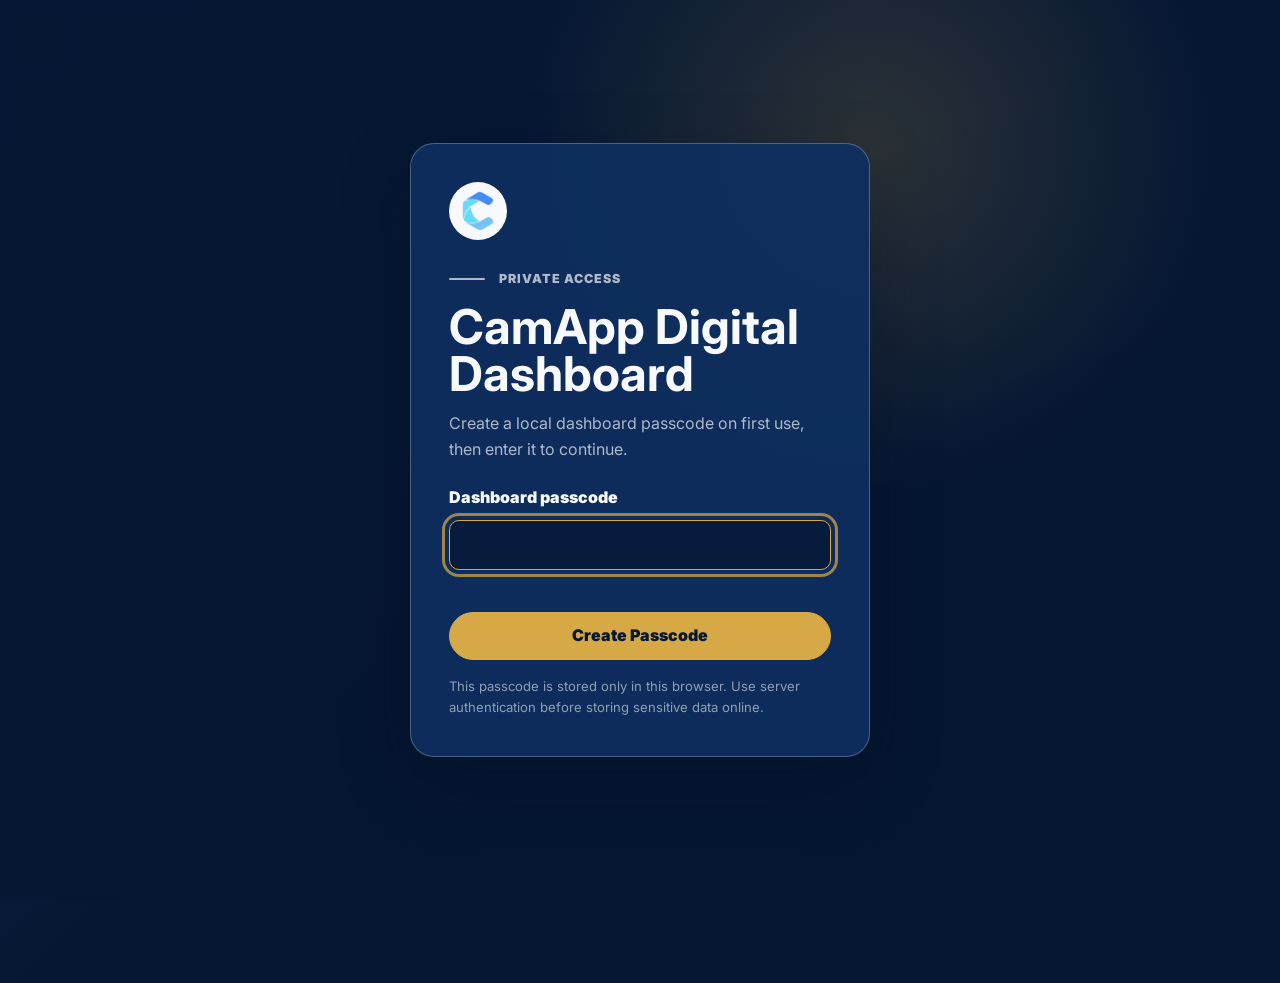
<file: dashboard/index.html>
<!DOCTYPE html>
<html lang="en">
<head>
  <meta charset="UTF-8" />
  <meta name="viewport" content="width=device-width, initial-scale=1.0" />
  <meta name="robots" content="noindex, nofollow" />
  <title>CamApp Digital Dashboard</title>
  <meta name="description" content="Private internal dashboard tools for CamApp Digital." />
  <link rel="preconnect" href="https://fonts.googleapis.com" />
  <link rel="preconnect" href="https://fonts.gstatic.com" crossorigin />
  <link href="https://fonts.googleapis.com/css2?family=Inter:wght@400;500;600;700;800;900&family=Noto+Sans+Khmer:wght@400;500;600;700;800;900&display=swap" rel="stylesheet" />
  <link rel="stylesheet" href="dashboard.css" />
  <script src="dashboard-auth.js" defer></script>
</head>
<body class="dashboard-page auth-pending">
  <section class="auth-screen" data-auth-screen aria-labelledby="auth-title">
    <div class="auth-card">
      <img src="../assets/camapp-logo.png" alt="CamApp Digital logo" width="58" height="58" />
      <p class="eyebrow">Private access</p>
      <h1 id="auth-title">CamApp Digital Dashboard</h1>
      <p>Create a local dashboard passcode on first use, then enter it to continue.</p>
      <form class="auth-form" data-auth-form>
        <label for="dashboard-passcode">Dashboard passcode</label>
        <input id="dashboard-passcode" type="password" autocomplete="current-password" data-auth-passcode required />
        <p class="auth-error" data-auth-error aria-live="polite"></p>
        <button class="primary-action" type="submit" data-auth-submit>Unlock Dashboard</button>
      </form>
      <small>This passcode is stored only in this browser. Use server authentication before storing sensitive data online.</small>
    </div>
  </section>

  <a class="skip-link" href="#main">Skip to dashboard</a>

  <header class="dashboard-header">
    <div class="dashboard-shell dashboard-header__inner">
      <a class="dashboard-brand" href="https://camapp.dev/" aria-label="Back to CamApp Digital homepage">
        <img src="../assets/camapp-logo.png" alt="CamApp Digital logo" width="48" height="48" />
        <span>
          <strong>CamApp Digital</strong>
          <small>Internal Dashboard</small>
        </span>
      </a>
      <div class="dashboard-header__actions">
        <a class="dashboard-header__link" href="../">Public site</a>
        <button class="logout-button" type="button" data-auth-logout>Lock</button>
      </div>
    </div>
  </header>

  <main id="main">
    <section class="dashboard-hero dashboard-shell">
      <p class="eyebrow">Private tools</p>
      <div class="dashboard-hero__grid">
        <div>
          <h1>Run your design business from one clean workspace.</h1>
          <p>
            Track leads, prepare proposals, manage projects, and watch progress toward your
            $2,000/month revenue goal.
          </p>
        </div>
        <div class="dashboard-note" role="note">
          <strong>Local storage for now</strong>
          <span>Lead Tracker data is saved only in this browser until a secure database is added.</span>
        </div>
      </div>
    </section>

    <section class="dashboard-tools dashboard-shell" aria-labelledby="dashboard-tools-title">
      <div class="section-heading">
        <p class="eyebrow">Tools</p>
        <h2 id="dashboard-tools-title">Dashboard home</h2>
      </div>

      <div class="tool-grid">
        <a class="tool-card tool-card--active" href="lead-tracker/">
          <span class="tool-card__icon" aria-hidden="true">
            <svg viewBox="0 0 24 24">
              <path d="M4 5h16" />
              <path d="M4 12h10" />
              <path d="M4 19h7" />
              <path d="m17 15 3 3 3-5" />
            </svg>
          </span>
          <span>
            <strong>Lead Tracker</strong>
            <small>Track clients, follow-ups, status, and project value.</small>
          </span>
        </a>

        <div class="tool-card tool-card--soon" aria-disabled="true">
          <span class="tool-card__icon" aria-hidden="true">
            <svg viewBox="0 0 24 24">
              <path d="M7 3h7l5 5v13H7z" />
              <path d="M14 3v5h5" />
              <path d="M10 13h6" />
              <path d="M10 17h4" />
            </svg>
          </span>
          <span>
            <strong>Proposal Generator</strong>
            <small>Coming soon</small>
          </span>
        </div>

        <div class="tool-card tool-card--soon" aria-disabled="true">
          <span class="tool-card__icon" aria-hidden="true">
            <svg viewBox="0 0 24 24">
              <path d="M6 3h12v18H6z" />
              <path d="M9 7h6" />
              <path d="M9 11h6" />
              <path d="M9 15h3" />
            </svg>
          </span>
          <span>
            <strong>Invoice Generator</strong>
            <small>Coming soon</small>
          </span>
        </div>

        <div class="tool-card tool-card--soon" aria-disabled="true">
          <span class="tool-card__icon" aria-hidden="true">
            <svg viewBox="0 0 24 24">
              <path d="M4 6h16" />
              <path d="M4 12h16" />
              <path d="M4 18h10" />
              <path d="M8 6v12" />
              <path d="M16 6v6" />
            </svg>
          </span>
          <span>
            <strong>Project Tracker</strong>
            <small>Coming soon</small>
          </span>
        </div>

        <div class="tool-card tool-card--soon" aria-disabled="true">
          <span class="tool-card__icon" aria-hidden="true">
            <svg viewBox="0 0 24 24">
              <path d="M4 19V5" />
              <path d="M4 19h16" />
              <path d="m7 15 4-4 3 3 5-7" />
            </svg>
          </span>
          <span>
            <strong>Revenue Dashboard</strong>
            <small>Coming soon</small>
          </span>
        </div>
      </div>
    </section>
  </main>
</body>
</html>
</file>
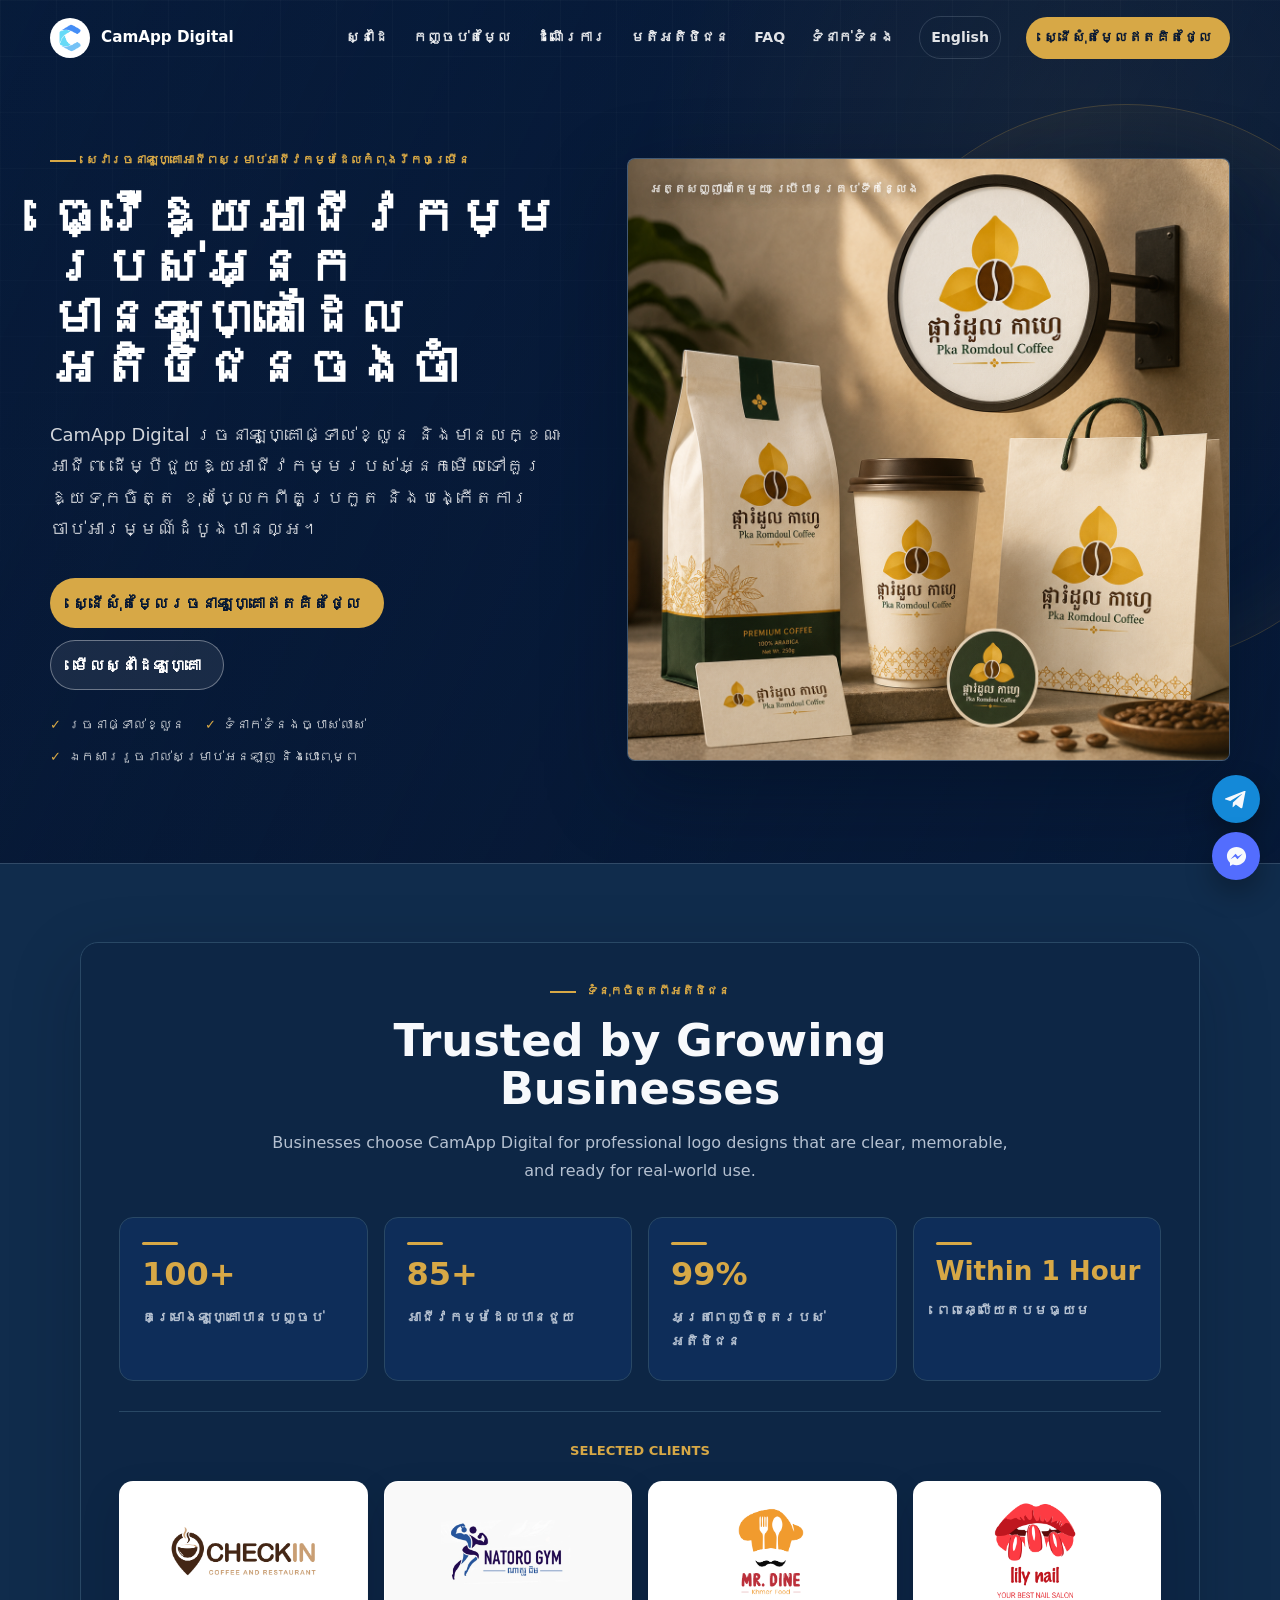
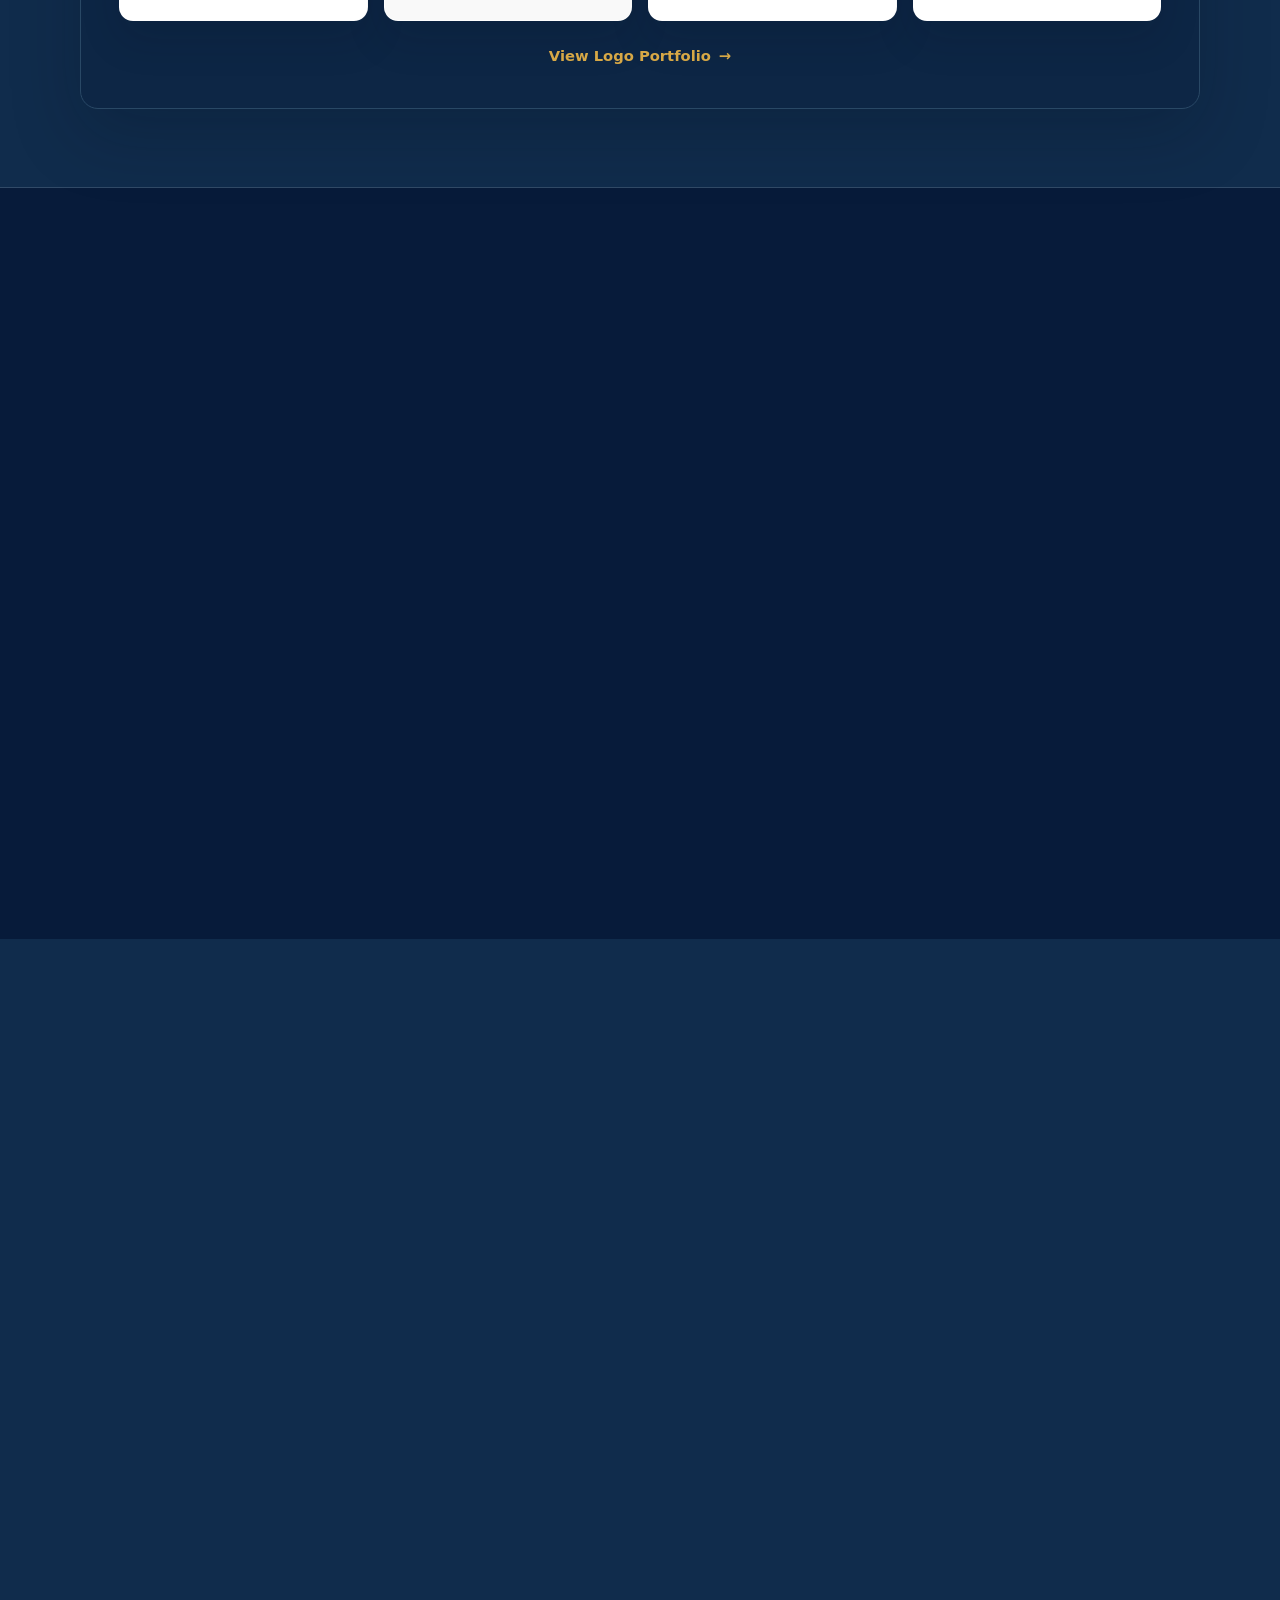
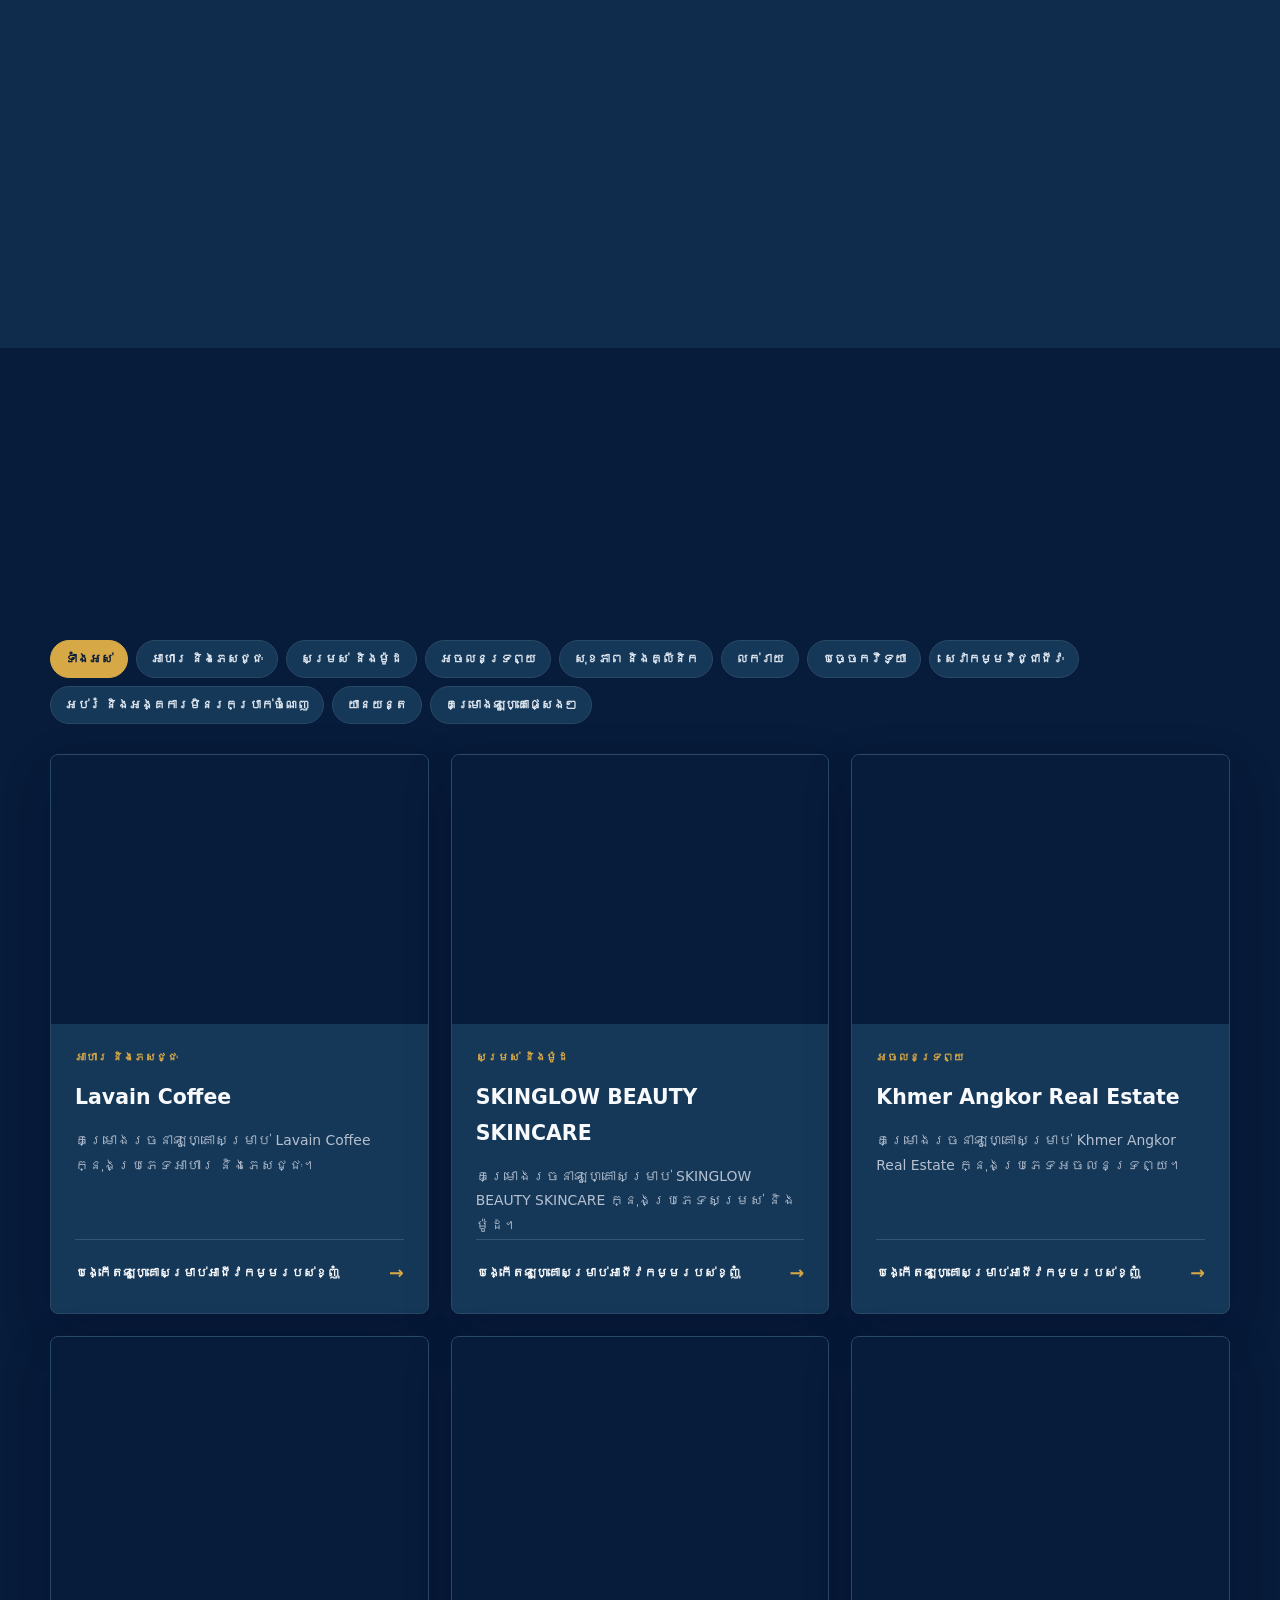
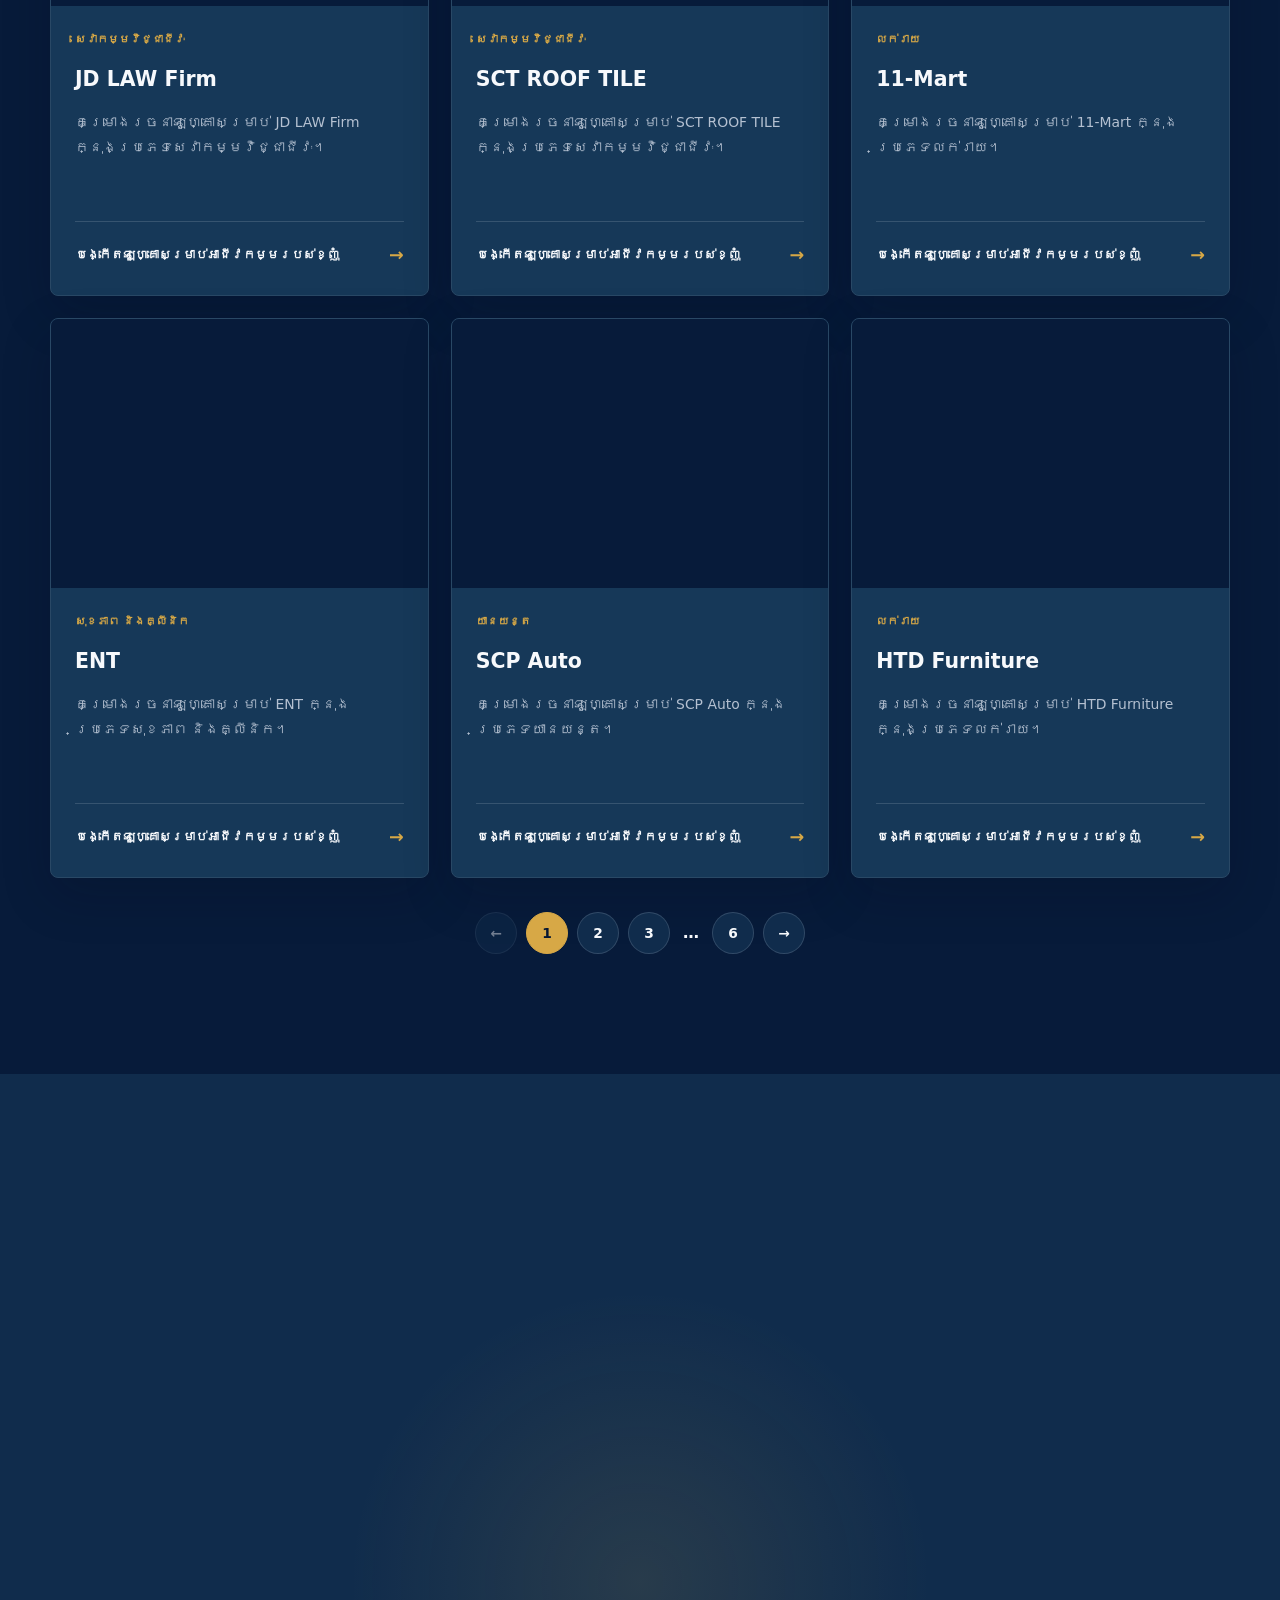
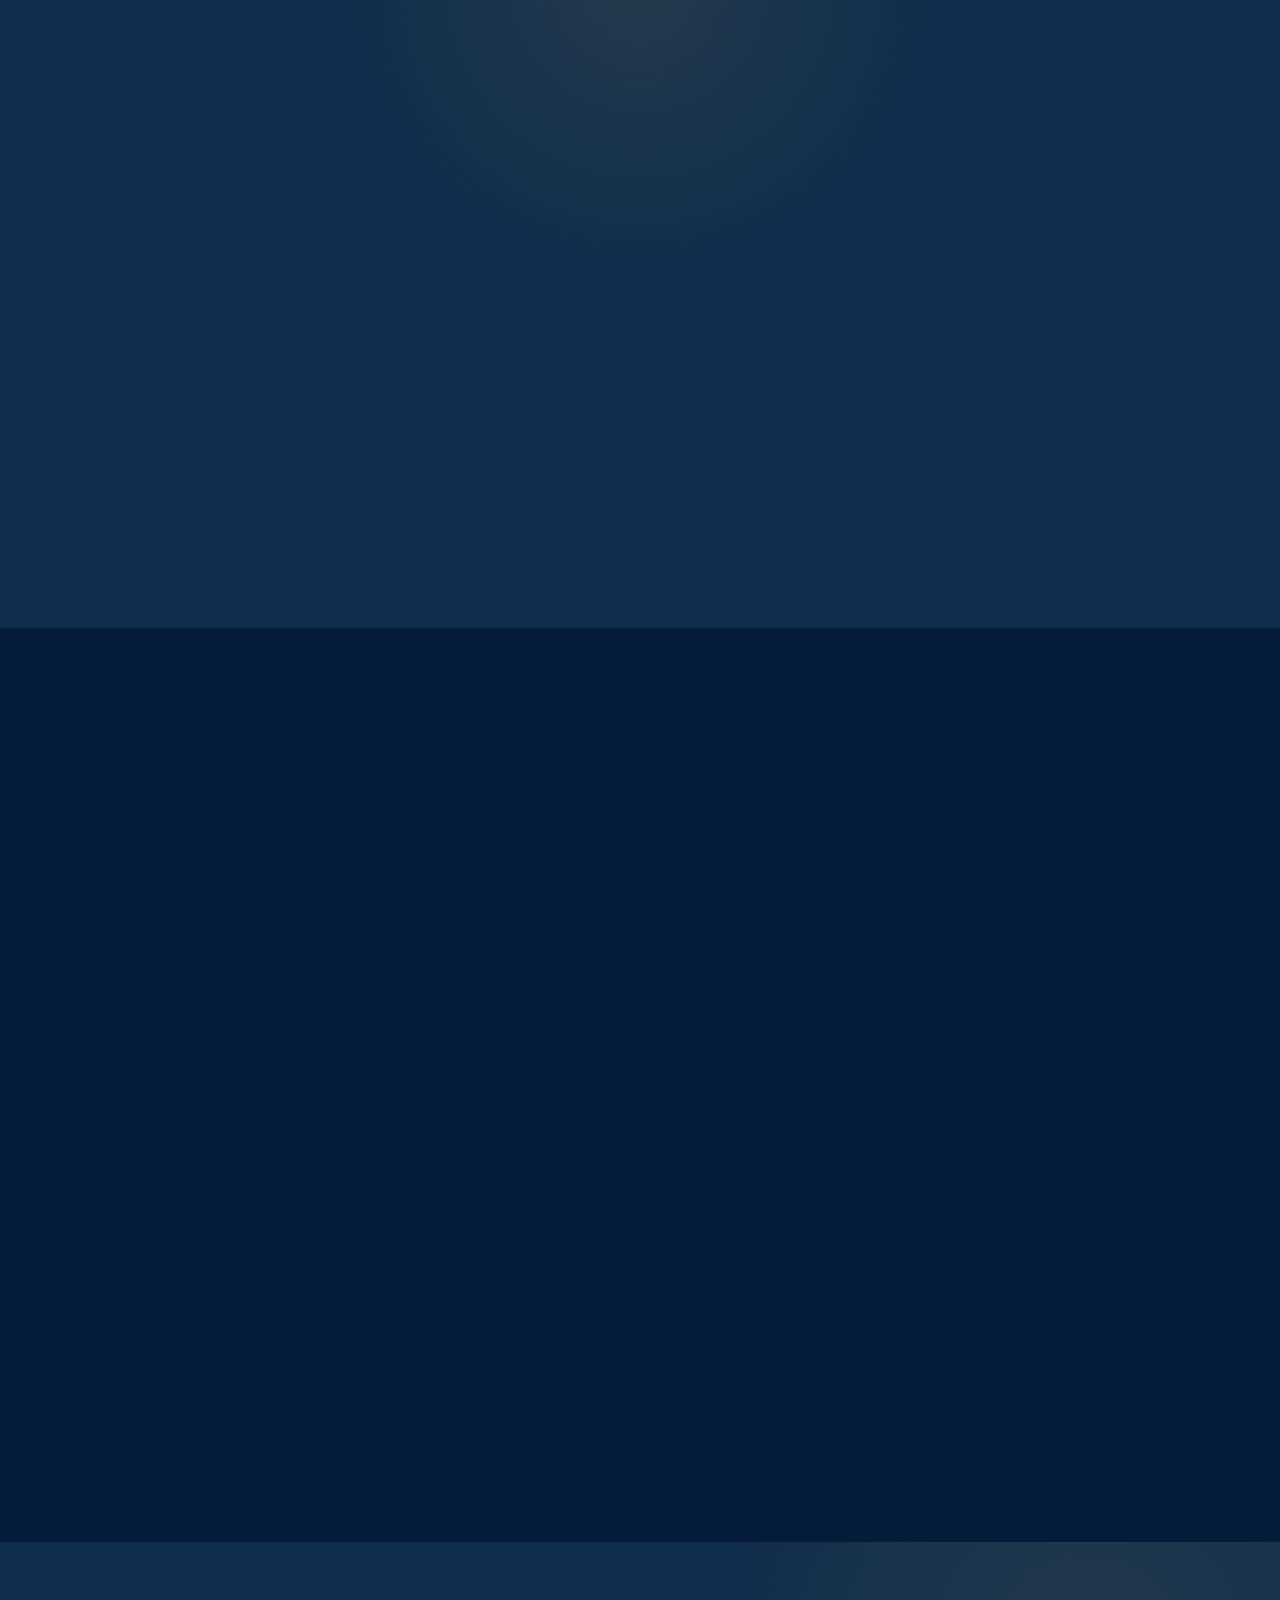
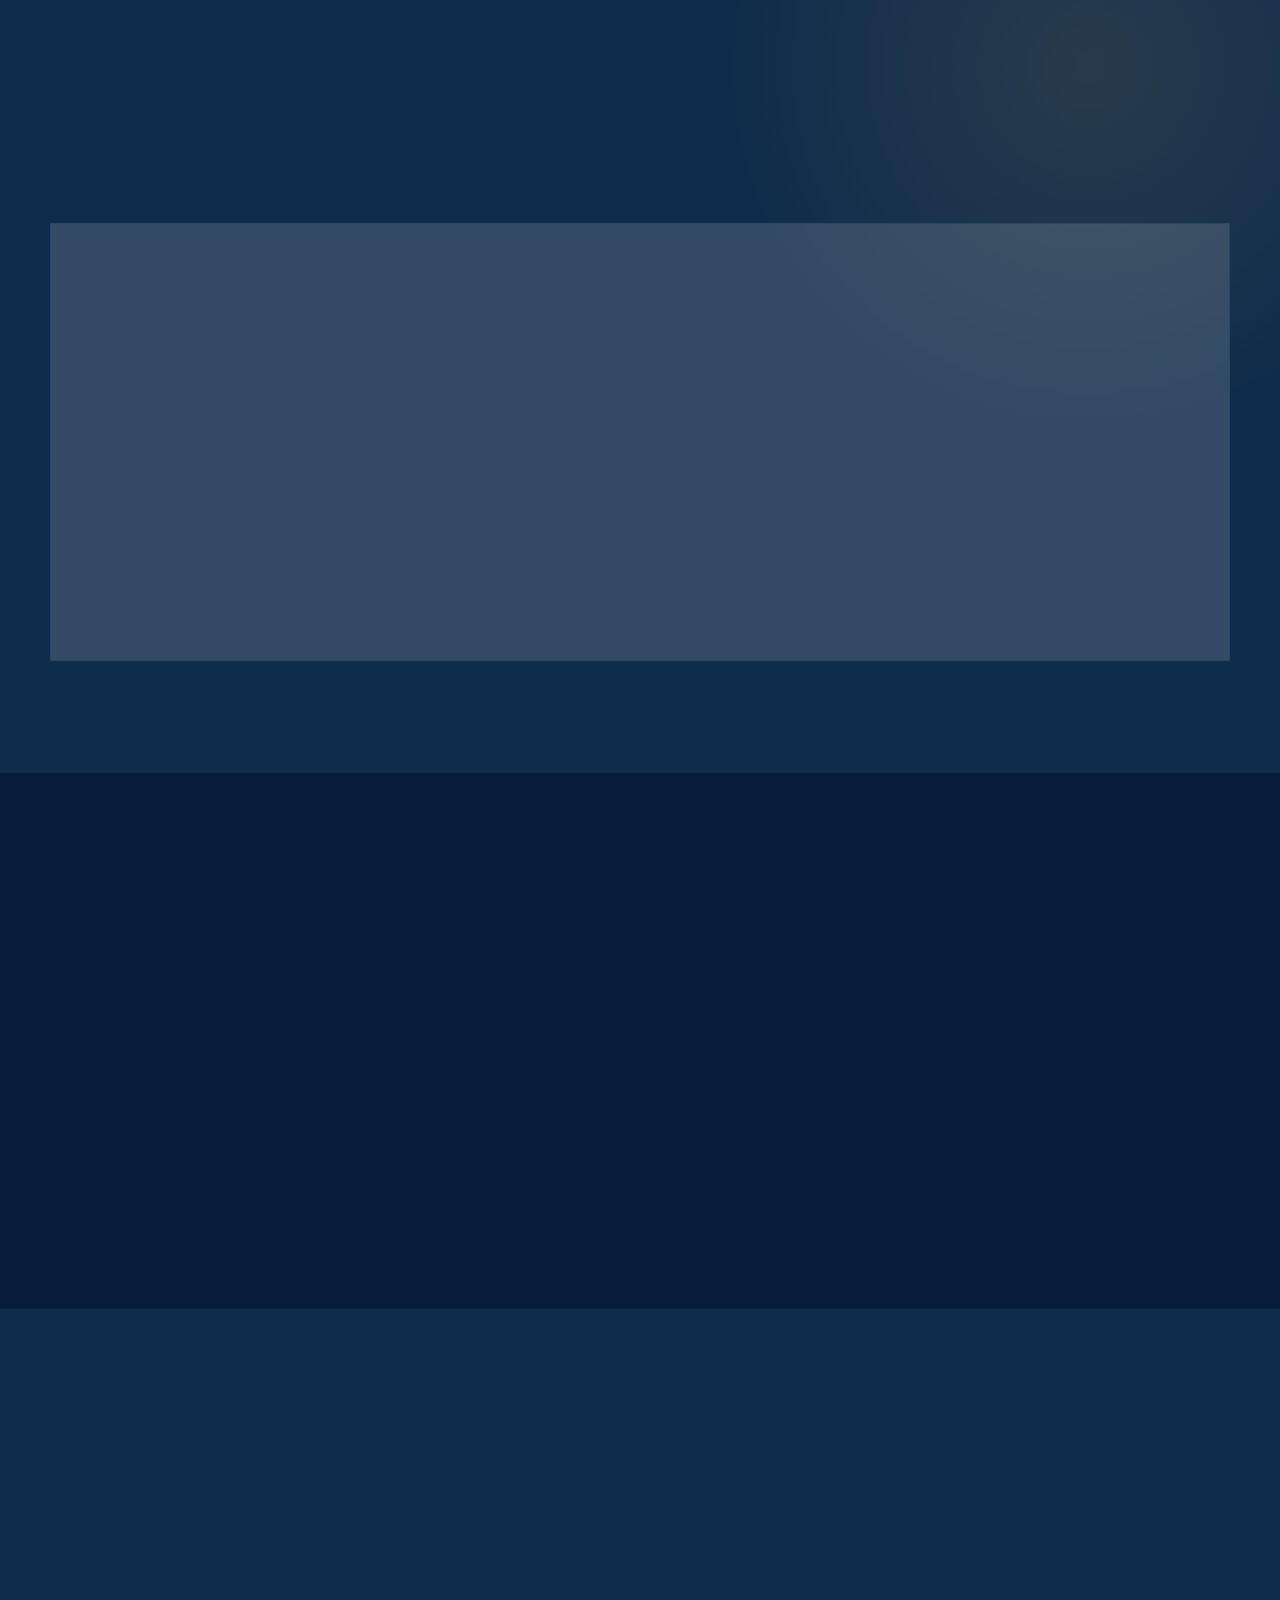
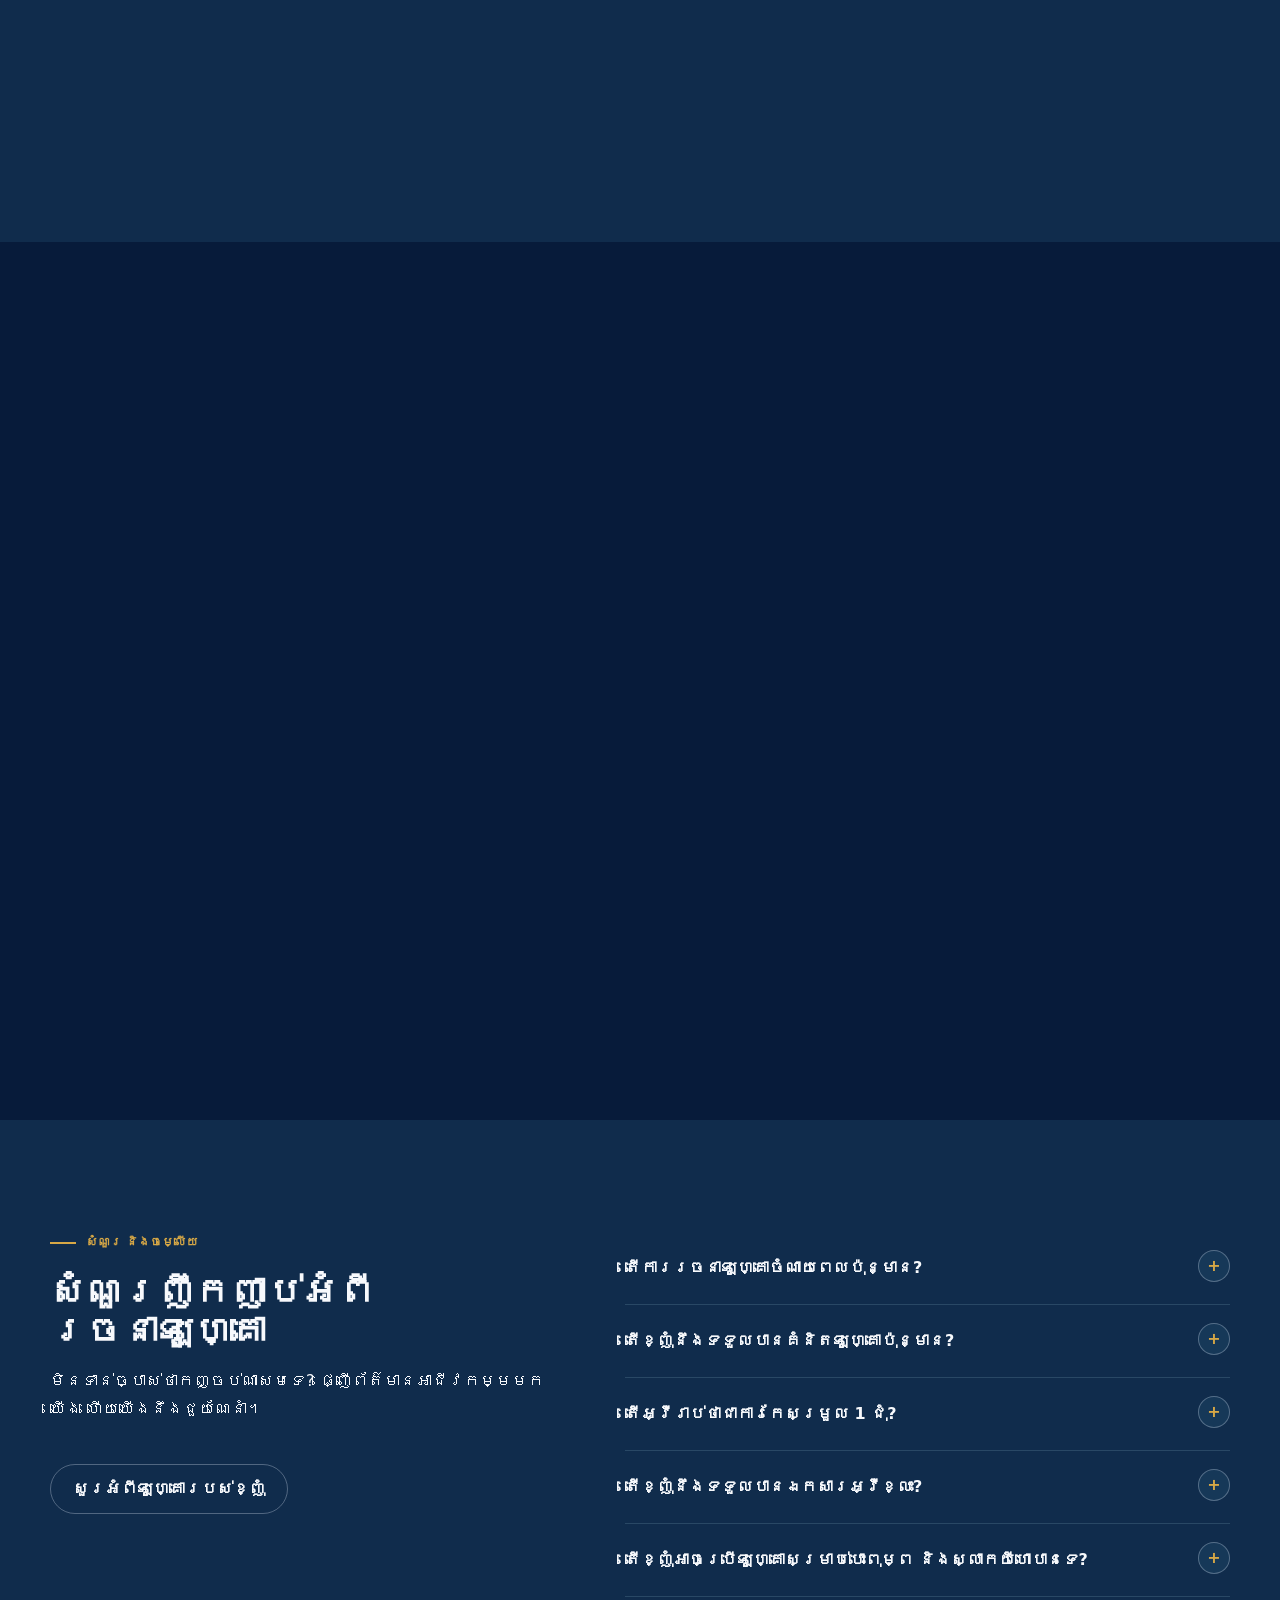
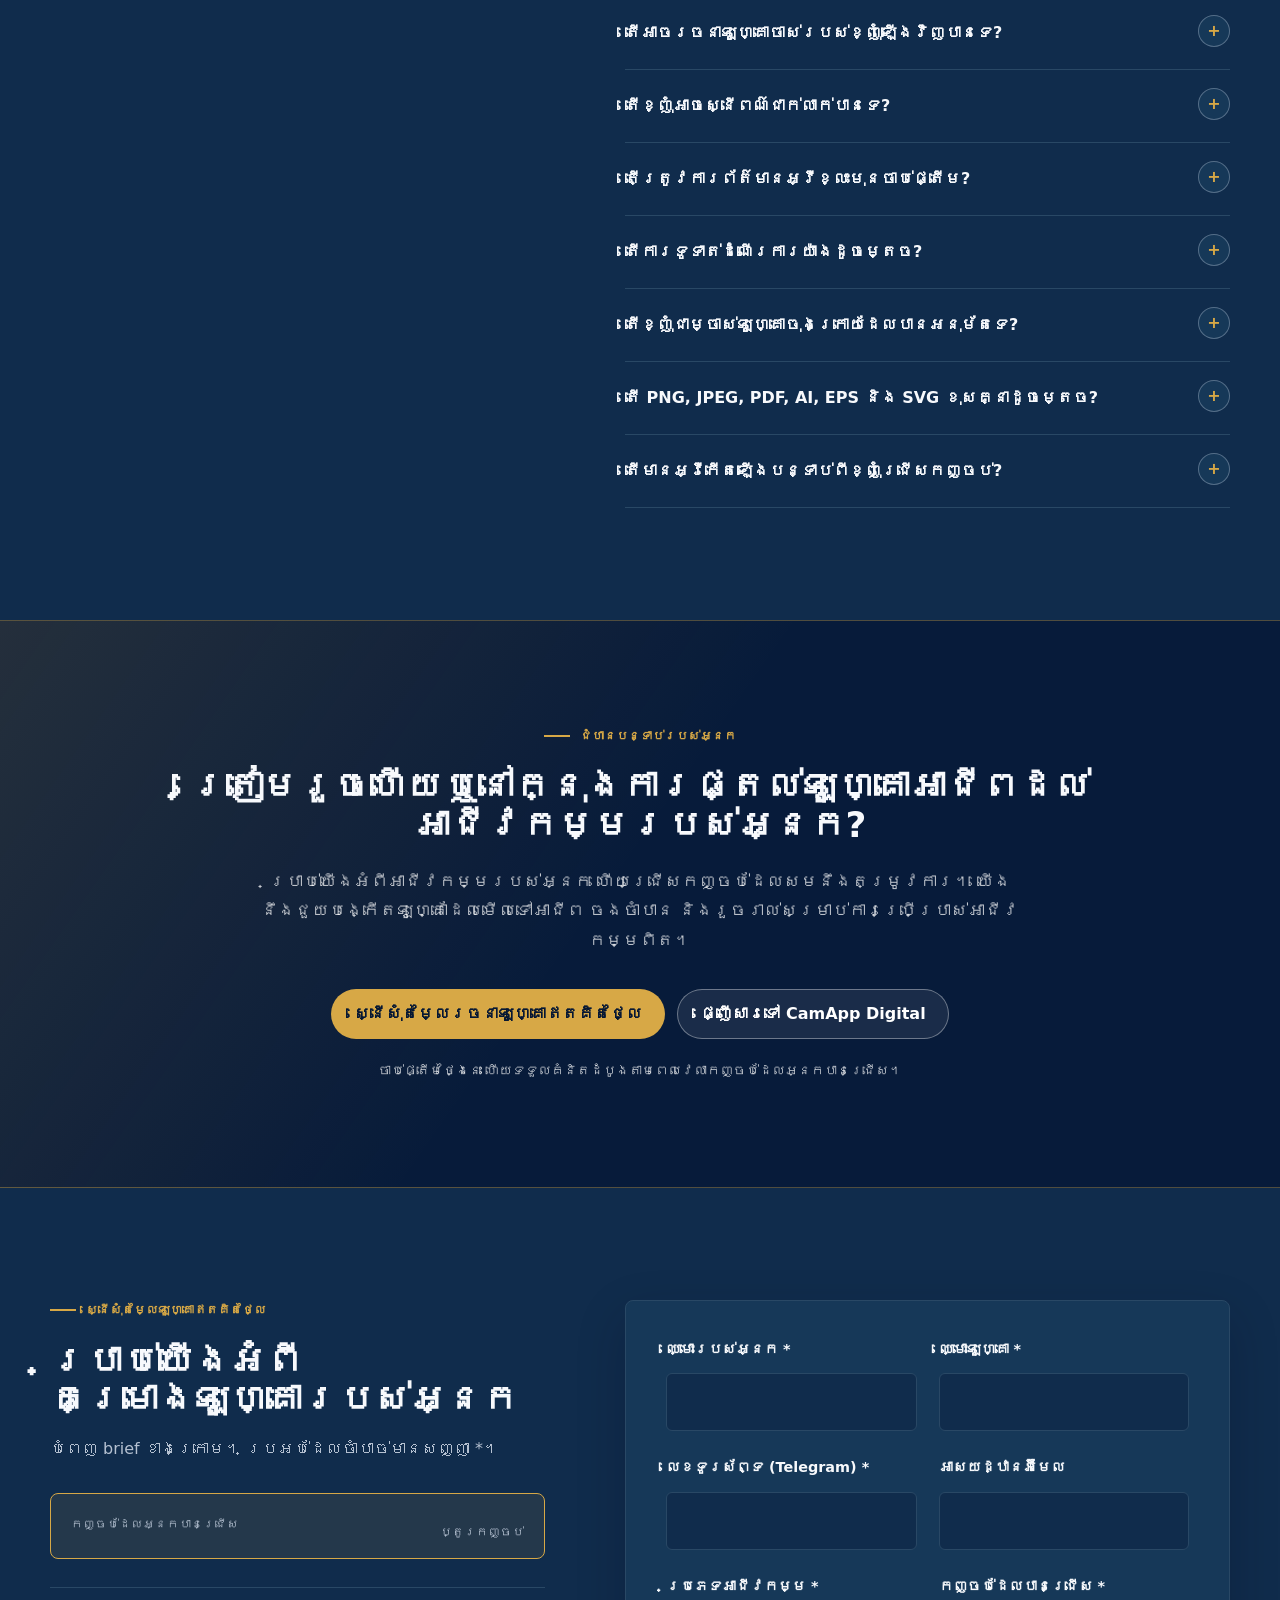
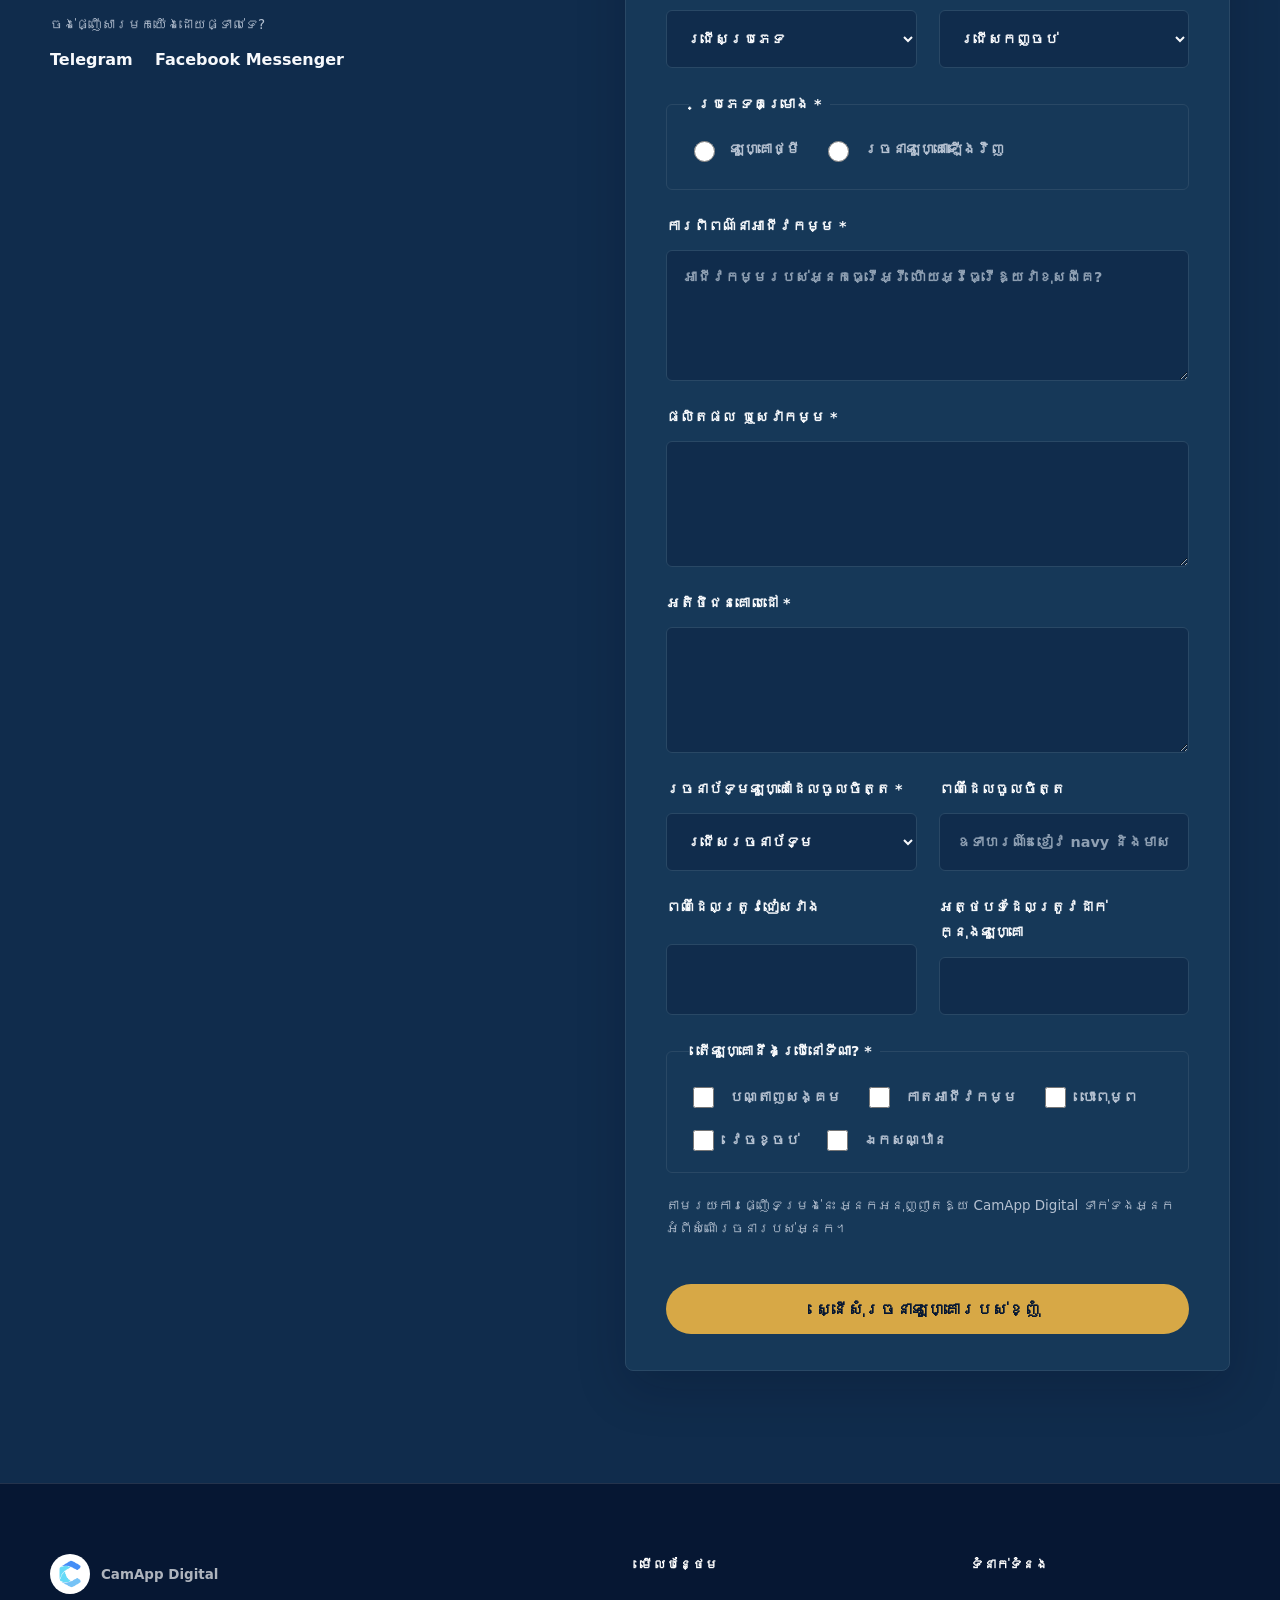
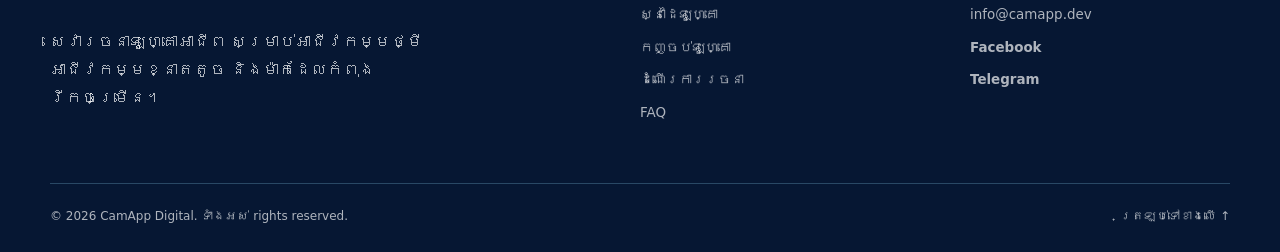
<file: logo-design/index.html>
<!DOCTYPE html>
<html lang="km">
  <head>
    <meta charset="UTF-8" />
    <meta name="viewport" content="width=device-width, initial-scale=1.0" />
    <meta
      name="description"
      content="សេវារចនាឡូហ្គោអាជីពដោយ CamApp Digital សម្រាប់អាជីវកម្មថ្មី អាជីវកម្មខ្នាតតូច និងម៉ាកយីហោដែលកំពុងរីកចម្រើន។ មើលកញ្ចប់តម្លៃ ស្នាដៃ និងស្នើសុំការប៉ាន់តម្លៃឥតគិតថ្លៃ។"
    />
    <meta name="theme-color" content="#07131f" />
    <title>សេវារចនាឡូហ្គោអាជីព | CamApp Digital</title>
    <link rel="icon" href="../assets/camapp-logo.png" />
    <link rel="preload" as="image" href="../assets/portfolio-coffee.jpg" />
  <link rel="stylesheet" href="../logo-design.css?v=16" />
  </head>
  <body>
    <a class="skip-link" href="#main-content">រំលងទៅមាតិកាសំខាន់</a>

    <header class="site-header" data-header>
      <div class="shell nav-shell">
        <a class="brand" href="https://camapp.dev/" aria-label="ត្រឡប់ទៅទំព័រដើម CamApp Digital">
          <img src="../assets/camapp-logo.png" alt="" width="40" height="40" />
          <span>CamApp Digital</span>
        </a>

        <button
          class="menu-button"
          type="button"
          aria-expanded="false"
          aria-controls="primary-navigation"
          aria-label="បើកម៉ឺនុយ"
          data-menu-button
        >
          <span></span><span></span><span></span>
        </button>

        <nav class="primary-nav" id="primary-navigation" aria-label="ម៉ឺនុយសំខាន់" data-navigation>
          <a href="#portfolio">ស្នាដៃ</a>
          <a href="#packages">កញ្ចប់តម្លៃ</a>
          <a href="#process">ដំណើរការ</a>
          <a href="#testimonials">មតិអតិថិជន</a>
          <a href="#faq">FAQ</a>
          <a href="#inquiry">ទំនាក់ទំនង</a>
          <a class="language-link" href="en/">English</a>
          <a class="button button-small button-accent" href="#inquiry">ស្នើសុំតម្លៃឥតគិតថ្លៃ</a>
        </nav>
      </div>
    </header>

    <main id="main-content">
      <section class="hero" id="top" aria-labelledby="hero-title">
        <div class="hero-glow" aria-hidden="true"></div>
        <div class="shell hero-layout">
          <div class="hero-copy reveal">
            <p class="eyebrow"><span></span> សេវារចនាឡូហ្គោអាជីពសម្រាប់អាជីវកម្មដែលកំពុងរីកចម្រើន</p>
            <h1 id="hero-title">ធ្វើឱ្យអាជីវកម្មរបស់អ្នកមានឡូហ្គោដែលអតិថិជនចងចាំ</h1>
            <p class="hero-lead">
              CamApp Digital រចនាឡូហ្គោផ្ទាល់ខ្លួន និងមានលក្ខណៈអាជីព ដើម្បីជួយឱ្យអាជីវកម្មរបស់អ្នកមើលទៅគួរឱ្យទុកចិត្ត ខុសប្លែកពីគូប្រកួត និងបង្កើតការចាប់អារម្មណ៍ដំបូងបានល្អ។
            </p>
            <div class="hero-actions">
              <a class="button button-accent" href="#inquiry">ស្នើសុំតម្លៃរចនាឡូហ្គោឥតគិតថ្លៃ</a>
              <a class="button button-ghost" href="#portfolio">មើលស្នាដៃឡូហ្គោ</a>
            </div>
            <p class="trust-line">
              <span>រចនាផ្ទាល់ខ្លួន</span><span>ទំនាក់ទំនងច្បាស់លាស់</span><span>ឯកសាររួចរាល់សម្រាប់អនឡាញ និងបោះពុម្ព</span>
            </p>
          </div>

          <div class="brand-showcase reveal" aria-label="ឡូហ្គោ Pka Romdoul Coffee លើសម្ភារៈអាជីវកម្មពិត">
            <div class="showcase-label">អត្តសញ្ញាណតែមួយ ប្រើបានគ្រប់ទីកន្លែង</div>
            <img class="hero-mockup-image" src="../assets/pka-romdoul-coffee-mockup.png" alt="ឡូហ្គោ Pka Romdoul Coffee លើកញ្ចប់ កែវ ស្លាក និងថង់" />
          </div>
        </div>
      </section>

      <section class="proof-strip" aria-labelledby="proof-title">
        <div class="shell">
          <h2 class="sr-only" id="proof-title">លទ្ធផលអតិថិជន CamApp Digital</h2>
          <div class="proof-card">
            <div class="proof-heading">
              <p class="eyebrow"><span></span> ទំនុកចិត្តពីអតិថិជន</p>
              <h2>Trusted by Growing Businesses</h2>
              <p>Businesses choose CamApp Digital for professional logo designs that are clear, memorable, and ready for real-world use.</p>
            </div>
            <div class="proof-stats" aria-label="ស្ថិតិទំនុកចិត្ត CamApp Digital">
              <!-- Trust values are controlled in logo-design.js. Confirm all values before publishing. -->
              <article><span aria-hidden="true"></span><strong data-stat="projects">100+</strong><p>គម្រោងឡូហ្គោបានបញ្ចប់</p></article>
              <article><span aria-hidden="true"></span><strong data-stat="businesses">85+</strong><p>អាជីវកម្មដែលបានជួយ</p></article>
              <article><span aria-hidden="true"></span><strong data-stat="satisfaction">99%</strong><p>អត្រាពេញចិត្តរបស់អតិថិជន</p></article>
              <article><span aria-hidden="true"></span><strong data-stat="response">Within 1 Hour</strong><p>ពេលឆ្លើយតបមធ្យម</p></article>
            </div>
            <div class="client-logo-showcase" aria-labelledby="selected-clients-title">
              <h3 id="selected-clients-title">Selected Clients</h3>
              <div class="client-logo-row" aria-label="គម្រោងស្នាដៃដែលបានជ្រើសរើស">
                <a class="client-placeholder" href="#portfolio" aria-label="មើលស្នាដៃ Checkin Coffee"><img src="../assets/checkin-logo.png" alt="ឡូហ្គោ Checkin Coffee" /></a>
                <a class="client-placeholder" href="#portfolio" aria-label="មើលស្នាដៃ Gym"><img src="../assets/gym_logo.png" alt="ឡូហ្គោ Gym" /></a>
                <a class="client-placeholder" href="#portfolio" aria-label="មើលស្នាដៃ Mr Dine"><img src="../assets/mr-dine-logo.png" alt="ឡូហ្គោ Mr Dine" /></a>
                <a class="client-placeholder" href="#portfolio" aria-label="មើលស្នាដៃ Nail Salon"><img src="../assets/nail-salon-logo.png" alt="ឡូហ្គោ Nail Salon" /></a>
              </div>
              <a class="proof-portfolio-link" href="#portfolio">View Logo Portfolio <span aria-hidden="true">→</span></a>
            </div>
          </div>
        </div>
      </section>

      <section class="section problem-section" aria-labelledby="problem-title">
        <div class="shell split-layout">
          <div class="section-copy reveal">
            <p class="eyebrow"><span></span> បញ្ហា</p>
            <h2 id="problem-title">តើឡូហ្គោរបស់អ្នកធ្វើឱ្យអាជីវកម្មមើលទៅមានភាពអាជីពទេ?</h2>
            <p class="section-lead">
              អាជីវកម្មល្អមួយអាចបាត់បង់ទំនុកចិត្ត ប្រសិនបើឡូហ្គោមើលទៅមិនច្បាស់ ហួសសម័យ ឬមិនមានភាពអាជីព។
            </p>
            <ul class="issue-list">
              <li>ឡូហ្គោមើលទៅហួសសម័យ ឬពិបាកអាន</li>
              <li>វាប្រែជាព្រាលនៅពេលបោះពុម្ព ឬពង្រីក</li>
              <li>វាមិនបង្ហាញពីអាជីវកម្មបានច្បាស់</li>
              <li>វាមិនសមស្របសម្រាប់បណ្តាញសង្គម</li>
              <li>វាមើលទៅខុសគ្នាលើស្លាក ម៉ឺនុយ និងសម្ភារៈផ្សេងៗ</li>
              <li>អតិថិជនពិបាកចងចាំ</li>
            </ul>
          </div>

          <div class="before-after reveal" aria-label="Comparison of a weak logo and a professional logo">
            <article class="comparison-card weak-logo">
              <span class="comparison-label">មុន</span>
              <div class="comparison-logo-frame">
                <img src="../assets/pka-romdoul-logo-before.png" alt="ឡូហ្គោ Pka Romdoul Coffee មុនរចនាឡើងវិញ" />
              </div>
              <p>ពិបាកអាន មិនស្ថិរភាព និងងាយភ្លេច។</p>
            </article>
            <div class="comparison-arrow" aria-hidden="true">→</div>
            <article class="comparison-card strong-logo">
              <span class="comparison-label">បន្ទាប់</span>
              <div class="comparison-logo-frame">
                <img src="../assets/pka-romdoul-logo-after.png" alt="ឡូហ្គោ Pka Romdoul Coffee បន្ទាប់ពីរចនាឡើងវិញ" />
              </div>
              <p>ច្បាស់ ពង្រីកបាន និងរួចរាល់សម្រាប់ប្រើប្រាស់ក្នុងអាជីវកម្មពិត។</p>
            </article>
          </div>
        </div>
      </section>

      <section class="section solution-section" aria-labelledby="solution-title">
        <div class="shell">
          <div class="section-heading centered reveal">
            <p class="eyebrow"><span></span> ដំណោះស្រាយ</p>
            <h2 id="solution-title">ឡូហ្គោដែលបង្កើតសម្រាប់ការប្រើប្រាស់អាជីវកម្មពិត</h2>
            <p>រាល់ឡូហ្គោត្រូវបានបង្កើតតាមអាជីវកម្ម អតិថិជន និងកន្លែងដែលម៉ាករបស់អ្នកត្រូវបង្ហាញ។</p>
          </div>
          <div class="benefit-grid">
            <article class="benefit-card reveal"><span class="benefit-icon" aria-hidden="true"><svg viewBox="0 0 24 24" focusable="false"><path d="m15 4 5 5" /><path d="m14 5 5 5-9 9-5-5 9-9Z" /><path d="M4 4v4" /><path d="M2 6h4" /><path d="M19 15v4" /><path d="M17 17h4" /></svg></span><h3>រចនាផ្ទាល់ខ្លួន</h3><p>បង្កើតតាមអាជីវកម្ម អតិថិជន និងគោលដៅរបស់អ្នក មិនមែនចម្លងពីគំរូស្រាប់។</p></article>
            <article class="benefit-card reveal"><span class="benefit-icon" aria-hidden="true"><svg viewBox="0 0 24 24" focusable="false"><path d="M2.5 12s3.5-6 9.5-6 9.5 6 9.5 6-3.5 6-9.5 6-9.5-6-9.5-6Z" /><circle cx="12" cy="12" r="3" /></svg></span><h3>ងាយស្គាល់</h3><p>គំនិតរូបភាពច្បាស់ ដែលអតិថិជនអាចយល់ និងចងចាំបានរហ័ស។</p></article>
            <article class="benefit-card reveal"><span class="benefit-icon" aria-hidden="true"><svg viewBox="0 0 24 24" focusable="false"><path d="M8 3H3v5" /><path d="M3 3l6 6" /><path d="M16 3h5v5" /><path d="m21 3-6 6" /><path d="M8 21H3v-5" /><path d="m3 21 6-6" /><path d="M16 21h5v-5" /><path d="m21 21-6-6" /></svg></span><h3>ច្បាស់គ្រប់ទំហំ</h3><p>រចនាឱ្យនៅតែអានបានលើរូបប្រូហ្វាល់ ឡាបែល ស្លាក និងបដាធំៗ។</p></article>
            <article class="benefit-card reveal"><span class="benefit-icon" aria-hidden="true"><svg viewBox="0 0 24 24" focusable="false"><rect x="3" y="4" width="13" height="10" rx="2" /><path d="M8 20h5" /><path d="M10.5 14v6" /><rect x="17" y="9" width="4" height="11" rx="1.5" /></svg></span><h3>រួចរាល់សម្រាប់ឌីជីថល</h3><p>រៀបចំសម្រាប់បណ្តាញសង្គម វេបសាយ ប្រូហ្វាល់អនឡាញ និងការចែករំលែកប្រចាំថ្ងៃ។</p></article>
            <article class="benefit-card reveal"><span class="benefit-icon" aria-hidden="true"><svg viewBox="0 0 24 24" focusable="false"><path d="M6 9V3h12v6" /><path d="M6 18H4a2 2 0 0 1-2-2v-5a2 2 0 0 1 2-2h16a2 2 0 0 1 2 2v5a2 2 0 0 1-2 2h-2" /><path d="M6 14h12v7H6z" /><path d="M18 12h.01" /></svg></span><h3>រួចរាល់សម្រាប់បោះពុម្ព</h3><p>សមស្របសម្រាប់កាតអាជីវកម្ម វេចខ្ចប់ ម៉ឺនុយ ឯកសណ្ឋាន និងស្លាកយីហោ។</p></article>
            <article class="benefit-card reveal"><span class="benefit-icon" aria-hidden="true"><svg viewBox="0 0 24 24" focusable="false"><path d="M3 17 9 11l4 4 8-8" /><path d="M14 7h7v7" /></svg></span><h3>រចនាឱ្យរីកចម្រើន</h3><p>បត់បែនបានក្នុងពណ៌ពេញ ខ្មៅ និងស នៅពេលអាជីវកម្មរបស់អ្នករីកធំ។</p></article>
          </div>
          <div class="centered-action reveal"><a class="button button-accent" href="#packages">មើលកញ្ចប់ឡូហ្គោ</a></div>
        </div>
      </section>

      <section class="section portfolio-section" id="portfolio" aria-labelledby="portfolio-title">
        <div class="shell">
          <div class="section-heading reveal">
            <p class="eyebrow"><span></span> ស្នាដៃឡូហ្គោដែលបានជ្រើសរើស</p>
            <h2 id="portfolio-title">ឡូហ្គោដែលប្រើបានលើសពីអេក្រង់</h2>
            <p>មើលគម្រោងដែលបានជ្រើសរើសរបស់ CamApp Digital តាមប្រភេទអាជីវកម្ម។</p>
          </div>

          <div class="filter-bar" role="group" aria-label="ចម្រាញ់ស្នាដៃ" data-filters>
          </div>

          <div class="portfolio-grid" data-portfolio-grid>
          </div>
        </div>
      </section>

      <section class="section package-section" id="packages" aria-labelledby="packages-title">
        <div class="shell">
          <div class="section-heading centered reveal">
            <p class="eyebrow"><span></span> កញ្ចប់ឡូហ្គោច្បាស់លាស់</p>
            <h2 id="packages-title">ជ្រើសកម្រិតជំនួយរចនាដែលសមនឹងអ្នក</h2>
            <p>អ្វីដែលទទួលបានច្បាស់ ពេលវេលាជាក់ស្តែង និងផ្តោតតែលើសេវាឡូហ្គោ។</p>
          </div>

          <div class="package-grid">
            <article class="package-card reveal" data-package-card="Basic Package">
              <div class="package-top">
                <p class="package-name">កញ្ចប់ Basic</p>
                <div class="price-row"><span class="old-price">$98</span><strong>$49</strong></div>
                <p>សម្រាប់អាជីវកម្មថ្មី និងតូចៗដែលត្រូវការឡូហ្គោសម្រាប់បណ្តាញសង្គម និងអនឡាញជាចម្បង។</p>
              </div>
              <ul class="check-list">
                <li>គំនិតឡូហ្គោ 3</li><li>កែសម្រួល 2 ជុំ</li><li>អ្នករចនា 1 នាក់</li>
                <li>បញ្ជូនក្នុងរយៈពេល 2–3 ថ្ងៃធ្វើការ</li><li>ឯកសារ PNG និង JPEG គុណភាពខ្ពស់</li>
              </ul>
              <button class="button button-outline package-select" type="button" data-package="Basic Package" data-price="$49">ជ្រើស Basic — $49</button>
              <p class="package-trust">វិសាលភាពច្បាស់ · ឯកសារចុងក្រោយរៀបចំល្អ</p>
            </article>

            <article class="package-card featured-package reveal" data-package-card="Standard Package">
              <span class="popular-badge">ពេញនិយមបំផុត</span>
              <div class="package-top">
                <p class="package-name">កញ្ចប់ Standard</p>
                <div class="price-row"><span class="old-price">$158</span><strong>$79</strong></div>
                <p>សម្រាប់អាជីវកម្មដែលត្រូវការឡូហ្គោអាជីពសម្រាប់បណ្តាញសង្គម បោះពុម្ព បដា កាត និងស្លាកយីហោ។</p>
              </div>
              <ul class="check-list">
                <li>គំនិតឡូហ្គោ 6</li><li>កែសម្រួល 5 ជុំ</li><li>អ្នករចនា 2 នាក់</li>
                <li>បញ្ជូនក្នុងរយៈពេល 2–3 ថ្ងៃធ្វើការ</li><li>ឯកសារ PNG និង JPEG គុណភាពខ្ពស់</li>
                <li>ឯកសារ Vector ជាទម្រង់ AI និង PDF</li>
              </ul>
              <button class="button button-accent package-select" type="button" data-package="Standard Package" data-price="$79">ជ្រើស Standard — $79</button>
              <p class="package-trust">តម្លៃសមរម្យបំផុត · រួចរាល់សម្រាប់បោះពុម្ព និងឌីជីថល</p>
            </article>

            <article class="package-card reveal" data-package-card="Premium Package">
              <div class="package-top">
                <p class="package-name">កញ្ចប់ Premium</p>
                <div class="price-row"><strong>$229</strong></div>
                <p>សម្រាប់អាជីវកម្មដែលចង់បានជម្រើសរចនាច្រើន ការកែសម្រួលច្រើន និងឯកសារឡូហ្គោអាជីពពេញលេញ។</p>
              </div>
              <ul class="check-list">
                <li>គំនិតឡូហ្គោមិនកំណត់</li><li>កែសម្រួលមិនកំណត់</li><li>អ្នករចនា 3 នាក់</li>
                <li>បញ្ជូនក្នុងរយៈពេល 4–5 ថ្ងៃធ្វើការ</li><li>ឯកសារ PNG និង JPEG គុណភាពខ្ពស់</li>
                <li>ឯកសារ Vector ជាទម្រង់ AI, PDF, EPS និង SVG</li>
              </ul>
              <button class="button button-outline package-select" type="button" data-package="Premium Package" data-price="$229">ជ្រើស Premium — $229</button>
              <p class="package-trust">ភាពបត់បែនខ្ពស់ · ឯកសារពេញលេញ</p>
            </article>
          </div>

          <p class="package-note reveal">
            ពេលវេលាបញ្ជូនចាប់ផ្តើមបន្ទាប់ពីអតិថិជនផ្ញើ brief ឡូហ្គោពេញលេញ និងបញ្ជាក់គម្រោង។ ការកែសម្រួលអនុវត្តលើទិសដៅរចនាដែលបានជ្រើស។
          </p>
        </div>
      </section>

      <section class="section comparison-section" aria-labelledby="comparison-title">
        <div class="shell">
          <div class="section-heading reveal">
            <p class="eyebrow"><span></span> ប្រៀបធៀបកញ្ចប់</p>
            <h2 id="comparison-title">មើលទាំងអស់ជាមួយគ្នា</h2>
          </div>
          <div class="table-scroll reveal" tabindex="0" aria-label="តារាងប្រៀបធៀបកញ្ចប់ដែលអាចអូសបាន">
            <table>
              <thead><tr><th scope="col">លក្ខណៈពិសេស</th><th scope="col">Basic</th><th class="popular-column" scope="col">Standard</th><th scope="col">Premium</th></tr></thead>
              <tbody>
                <tr><th scope="row">តម្លៃ</th><td>$49</td><td class="popular-column">$79</td><td>$229</td></tr>
                <tr><th scope="row">គំនិត</th><td>3</td><td class="popular-column">6</td><td>មិនកំណត់</td></tr>
                <tr><th scope="row">ការកែសម្រួល</th><td>2 ជុំ</td><td class="popular-column">5 ជុំ</td><td>មិនកំណត់</td></tr>
                <tr><th scope="row">អ្នករចនា</th><td>1</td><td class="popular-column">2</td><td>3</td></tr>
                <tr><th scope="row">ពេលបញ្ជូន</th><td>2–3 ថ្ងៃ</td><td class="popular-column">2–3 ថ្ងៃ</td><td>4–5 ថ្ងៃ</td></tr>
                <tr><th scope="row">ឯកសារគុណភាពខ្ពស់</th><td>PNG, JPEG</td><td class="popular-column">PNG, JPEG</td><td>PNG, JPEG</td></tr>
                <tr><th scope="row">ឯកសារ Vector</th><td>—</td><td class="popular-column">AI, PDF</td><td>AI, PDF, EPS, SVG</td></tr>
                <tr><th scope="row">ការប្រើប្រាស់ដែលណែនាំ</th><td>ប្រើអនឡាញ</td><td class="popular-column">អនឡាញ + បោះពុម្ព</td><td>បត់បែនពេញលេញ</td></tr>
              </tbody>
            </table>
          </div>
        </div>
      </section>

      <section class="section why-section" aria-labelledby="why-title">
        <div class="shell">
          <div class="section-heading centered reveal">
            <p class="eyebrow"><span></span> ហេតុអ្វីជ្រើស CamApp Digital</p>
            <h2 id="why-title">សេវារចនាឡូហ្គោអាជីព ដោយមិនស្មុគស្មាញ</h2>
          </div>
          <div class="compact-benefits">
            <article class="reveal"><span>01</span><h3>គំនិតផ្ទាល់ខ្លួន</h3><p>ទិសដៅរចនាតាម brief របស់អ្នក។</p></article>
            <article class="reveal"><span>02</span><h3>គុណភាពអាជីព</h3><p>រចនា និងបង្ហាញដោយយកចិត្តទុកដាក់។</p></article>
            <article class="reveal"><span>03</span><h3>ទំនាក់ទំនងច្បាស់លាស់</h3><p>ផ្តល់ព័ត៌មានច្បាស់ និងណែនាំងាយយល់។</p></article>
            <article class="reveal"><span>04</span><h3>បញ្ជូនលឿន</h3><p>បង្ហាញពេលវេលាមុនចាប់ផ្តើម។</p></article>
            <article class="reveal"><span>05</span><h3>ជំនួយកែសម្រួល</h3><p>កែតាមមតិយោបល់លើទិសដៅដែលបានជ្រើស។</p></article>
            <article class="reveal"><span>06</span><h3>ឯកសាររួចរាល់សម្រាប់អាជីវកម្ម</h3><p>រៀបចំសម្រាប់ការប្រើប្រាស់ដែលត្រូវការ។</p></article>
            <article class="reveal"><span>07</span><h3>កញ្ចប់តម្លៃសមរម្យ</h3><p>ជម្រើសច្បាស់សម្រាប់តម្រូវការផ្សេងៗ។</p></article>
            <article class="reveal"><span>08</span><h3>ដំណើរការងាយស្រួល</h3><p>5 ជំហានពី brief ដល់ការបញ្ជូនឯកសារ។</p></article>
          </div>
        </div>
      </section>

      <section class="section process-section" id="process" aria-labelledby="process-title">
        <div class="shell">
          <div class="section-heading reveal">
            <p class="eyebrow"><span></span> ដំណើរការរចនាឡូហ្គោ</p>
            <h2 id="process-title">ពី brief អាជីវកម្ម ទៅឡូហ្គោចុងក្រោយ</h2>
          </div>
          <ol class="process-timeline">
            <li class="reveal"><span>1</span><div><h3>ប្រាប់យើងអំពីអាជីវកម្មរបស់អ្នក</h3><p>បំពេញ brief រចនាឡូហ្គោខ្លីៗ។</p></div></li>
            <li class="reveal"><span>2</span><div><h3>ជ្រើសកញ្ចប់របស់អ្នក</h3><p>ជ្រើស Basic, Standard ឬ Premium។</p></div></li>
            <li class="reveal"><span>3</span><div><h3>ទទួលគំនិតដំបូង</h3><p>ពិនិត្យគំនិតឡូហ្គោដែលបានរៀបចំសម្រាប់អាជីវកម្មអ្នក។</p></div></li>
            <li class="reveal"><span>4</span><div><h3>ស្នើសុំកែសម្រួល</h3><p>ផ្តល់មតិយោបល់ និងកែលម្អទិសដៅដែលអ្នកបានជ្រើស។</p></div></li>
            <li class="reveal"><span>5</span><div><h3>ទទួលឯកសារចុងក្រោយ</h3><p>ទទួលឯកសារដែលមានក្នុងកញ្ចប់ដែលអ្នកបានជ្រើស។</p></div></li>
          </ol>
        </div>
      </section>

      <section class="section files-section" aria-labelledby="files-title">
        <div class="shell files-layout">
          <div class="section-copy reveal">
            <p class="eyebrow"><span></span> ការបញ្ជូនចុងក្រោយ</p>
            <h2 id="files-title">ឯកសារឡូហ្គោត្រឹមត្រូវសម្រាប់អាជីវកម្មពិត</h2>
            <p class="section-lead">ឯកសារចុងក្រោយអាស្រ័យលើកញ្ចប់ដែលបានជ្រើស។</p>
            <div class="file-tags" aria-label="Possible logo deliverables">
              <span>ពណ៌ពេញ</span><span>ខ្មៅ</span><span>ស</span><span>PNG</span><span>JPEG</span>
              <span>PDF</span><span>AI</span><span>EPS</span><span>SVG</span>
            </div>
          </div>
          <dl class="file-guide reveal">
            <div><dt>PNG</dt><dd>ផ្ទៃខាងក្រោយថ្លា និងប្រើសម្រាប់ឌីជីថល</dd></div>
            <div><dt>JPEG</dt><dd>ប្រើជារូបភាពទូទៅ និងងាយចែករំលែក</dd></div>
            <div><dt>PDF</dt><dd>សម្រាប់បោះពុម្ព និងឯកសារដែលមានភាពជឿទុកចិត្ត</dd></div>
            <div><dt>AI · EPS · SVG</dt><dd>ឯកសារ vector ដែលកែបាន និងនៅតែច្បាស់គ្រប់ទំហំ</dd></div>
          </dl>
        </div>
      </section>

      <section class="section testimonial-section" id="testimonials" aria-labelledby="testimonial-title">
        <div class="shell">
          <div class="section-heading reveal">
            <p class="eyebrow"><span></span> មតិអតិថិជន</p>
            <h2 id="testimonial-title">បន្ថែមមតិអតិថិជនពិតនៅទីនេះ</h2>
            <p>កន្លែងទាំងនេះត្រៀមសម្រាប់មតិពិត។ មិនមានការបង្កើតឈ្មោះ ឬការអះអាងក្លែងក្លាយទេ។</p>
          </div>
          <div class="testimonial-grid">
            <article class="testimonial-card reveal">
              <div class="testimonial-logo">បន្ថែមរូបឡូហ្គោចុងក្រោយ</div>
              <blockquote>“បន្ថែមមតិពិតដែលអតិថិជនបានអនុម័តនៅទីនេះ។”</blockquote>
              <div><strong>ឈ្មោះអតិថិជន</strong><span>ឈ្មោះអាជីវកម្ម · ប្រភេទ</span><small>កញ្ចប់ដែលបានជ្រើស</small></div>
            </article>
            <article class="testimonial-card reveal">
              <div class="testimonial-logo">បន្ថែមរូបឡូហ្គោចុងក្រោយ</div>
              <blockquote>“បន្ថែមមតិពិតដែលអតិថិជនបានអនុម័តនៅទីនេះ។”</blockquote>
              <div><strong>ឈ្មោះអតិថិជន</strong><span>ឈ្មោះអាជីវកម្ម · ប្រភេទ</span><small>កញ្ចប់ដែលបានជ្រើស</small></div>
            </article>
            <article class="testimonial-card reveal">
              <div class="testimonial-logo">បន្ថែមរូបឡូហ្គោចុងក្រោយ</div>
              <blockquote>“បន្ថែមមតិពិតដែលអតិថិជនបានអនុម័តនៅទីនេះ។”</blockquote>
              <div><strong>ឈ្មោះអតិថិជន</strong><span>ឈ្មោះអាជីវកម្ម · ប្រភេទ</span><small>កញ្ចប់ដែលបានជ្រើស</small></div>
            </article>
          </div>
        </div>
      </section>

      <section class="section faq-section" id="faq" aria-labelledby="faq-title">
        <div class="shell faq-layout">
          <div class="section-heading reveal">
            <p class="eyebrow"><span></span> សំណួរ និងចម្លើយ</p>
            <h2 id="faq-title">សំណួរញឹកញាប់អំពីរចនាឡូហ្គោ</h2>
            <p>មិនទាន់ច្បាស់ថាកញ្ចប់ណាសមទេ? ផ្ញើព័ត៌មានអាជីវកម្មមកយើង ហើយយើងនឹងជួយណែនាំ។</p>
            <a class="button button-outline" href="#inquiry">សួរអំពីឡូហ្គោរបស់ខ្ញុំ</a>
          </div>
          <div class="faq-list" data-faq-list>
            <details class="reveal"><summary>តើការរចនាឡូហ្គោចំណាយពេលប៉ុន្មាន?</summary><p>Basic និង Standard គោលដៅបញ្ជូនដំបូងក្នុង 2–3 ថ្ងៃធ្វើការ។ Premium គោលដៅ 4–5 ថ្ងៃធ្វើការ។ ពេលវេលាចាប់ផ្តើមបន្ទាប់ពីទទួលបាន brief ពេញលេញ និងបញ្ជាក់គម្រោង។</p></details>
            <details class="reveal"><summary>តើខ្ញុំនឹងទទួលបានគំនិតឡូហ្គោប៉ុន្មាន?</summary><p>Basic មាន 3 គំនិត, Standard មាន 6 គំនិត, ហើយ Premium មានគំនិតមិនកំណត់ក្នុងវិសាលភាពគម្រោងដែលបានបញ្ជាក់។</p></details>
            <details class="reveal"><summary>តើអ្វីរាប់ថាជាការកែសម្រួល 1 ជុំ?</summary><p>ការកែសម្រួល 1 ជុំ គឺជាការកែលម្អតាមមតិយោបល់លើទិសដៅរចនាដែលបានជ្រើស។ ទិសដៅថ្មីទាំងស្រុងអាចរាប់ជាគំនិតថ្មី។</p></details>
            <details class="reveal"><summary>តើខ្ញុំនឹងទទួលបានឯកសារអ្វីខ្លះ?</summary><p>Basic មាន PNG និង JPEG។ Standard បន្ថែម AI និង PDF។ Premium បន្ថែម EPS និង SVG។</p></details>
            <details class="reveal"><summary>តើខ្ញុំអាចប្រើឡូហ្គោសម្រាប់បោះពុម្ព និងស្លាកយីហោបានទេ?</summary><p>បាន។ Standard និង Premium មានឯកសារ vector ឬទម្រង់រួចរាល់សម្រាប់បោះពុម្ព ដែលណែនាំសម្រាប់បោះពុម្ពធំ និងស្លាកយីហោ។</p></details>
            <details class="reveal"><summary>តើអាចរចនាឡូហ្គោចាស់របស់ខ្ញុំឡើងវិញបានទេ?</summary><p>បាន។ ជ្រើស “រចនាឡូហ្គោឡើងវិញ” ក្នុងទម្រង់ស្នើសុំ ហើយផ្ទុកឡូហ្គោបច្ចុប្បន្នរបស់អ្នកជាឯកសារយោង។</p></details>
            <details class="reveal"><summary>តើខ្ញុំអាចស្នើពណ៌ជាក់លាក់បានទេ?</summary><p>បាន។ ប្រាប់យើងពីពណ៌ដែលអ្នកចូលចិត្ត និងពណ៌ដែលត្រូវជៀសវាងក្នុង brief។</p></details>
            <details class="reveal"><summary>តើត្រូវការព័ត៌មានអ្វីខ្លះមុនចាប់ផ្តើម?</summary><p>យើងត្រូវការឈ្មោះអាជីវកម្ម ការពិពណ៌នា អតិថិជនគោលដៅ រចនាប័ទ្ម ពណ៌ អត្ថបទក្នុងឡូហ្គោ កន្លែងប្រើប្រាស់ និងឯកសារយោងដែលមានប្រយោជន៍។</p></details>
            <details class="reveal"><summary>តើការទូទាត់ដំណើរការយ៉ាងដូចម្តេច?</summary><p>CamApp Digital នឹងបញ្ជាក់កញ្ចប់ វិសាលភាព លក្ខខណ្ឌទូទាត់ និងថ្ងៃចាប់ផ្តើមជាមួយអ្នក មុនពេលចាប់ផ្តើមរចនា។</p></details>
            <details class="reveal"><summary>តើខ្ញុំជាម្ចាស់ឡូហ្គោចុងក្រោយដែលបានអនុម័តទេ?</summary><p>លក្ខខណ្ឌកម្មសិទ្ធិនឹងបញ្ជាក់តាមគម្រោងរបស់អ្នក។ សិទ្ធិលើឡូហ្គោចុងក្រោយនឹងផ្ទេរបន្ទាប់ពីការទូទាត់ដែលបានព្រមព្រៀងត្រូវបានបញ្ចប់។</p></details>
            <details class="reveal"><summary>តើ PNG, JPEG, PDF, AI, EPS និង SVG ខុសគ្នាដូចម្តេច?</summary><p>PNG គាំទ្រផ្ទៃថ្លា, JPEG ងាយស្រួលសម្រាប់រូបភាពទូទៅ, PDF មានប្រយោជន៍សម្រាប់បោះពុម្ព, ហើយ AI, EPS និង SVG ជាទម្រង់ vector ដែលពង្រីកបាន។</p></details>
            <details class="reveal"><summary>តើមានអ្វីកើតឡើងបន្ទាប់ពីខ្ញុំជ្រើសកញ្ចប់?</summary><p>កញ្ចប់ដែលបានជ្រើសនឹងបង្ហាញក្នុងទម្រង់ស្នើសុំ។ បំពេញ brief ផ្ញើវា ហើយ CamApp Digital នឹងពិនិត្យសំណើ និងទាក់ទងអ្នក។</p></details>
          </div>
        </div>
      </section>

      <section class="final-cta" aria-labelledby="final-cta-title">
        <div class="shell final-cta-content reveal">
          <p class="eyebrow"><span></span> ជំហានបន្ទាប់របស់អ្នក</p>
          <h2 id="final-cta-title">ត្រៀមរួចហើយឬនៅក្នុងការផ្តល់ឡូហ្គោអាជីពដល់អាជីវកម្មរបស់អ្នក?</h2>
          <p>ប្រាប់យើងអំពីអាជីវកម្មរបស់អ្នក ហើយជ្រើសកញ្ចប់ដែលសមនឹងតម្រូវការ។ យើងនឹងជួយបង្កើតឡូហ្គោដែលមើលទៅអាជីព ចងចាំបាន និងរួចរាល់សម្រាប់ការប្រើប្រាស់អាជីវកម្មពិត។</p>
          <div class="hero-actions">
            <a class="button button-accent" href="#inquiry">ស្នើសុំតម្លៃរចនាឡូហ្គោឥតគិតថ្លៃ</a>
            <button class="button button-ghost" type="button" data-open-contact="messenger">ផ្ញើសារទៅ CamApp Digital</button>
          </div>
          <small>ចាប់ផ្តើមថ្ងៃនេះ ហើយទទួលគំនិតដំបូងតាមពេលវេលាកញ្ចប់ដែលអ្នកបានជ្រើស។</small>
        </div>
      </section>

      <section class="section inquiry-section" id="inquiry" aria-labelledby="inquiry-title">
        <div class="shell inquiry-layout">
          <div class="inquiry-intro reveal">
            <p class="eyebrow"><span></span> ស្នើសុំតម្លៃឡូហ្គោឥតគិតថ្លៃ</p>
            <h2 id="inquiry-title">ប្រាប់យើងអំពីគម្រោងឡូហ្គោរបស់អ្នក</h2>
            <p>បំពេញ brief ខាងក្រោម។ ប្រអប់ដែលចាំបាច់មានសញ្ញា *។</p>
            <div class="selected-package-card" data-selection-display hidden aria-live="polite">
              <span>កញ្ចប់ដែលអ្នកបានជ្រើស</span>
              <strong data-selection-name></strong>
              <em data-selection-price></em>
              <button type="button" data-clear-selection>ប្តូរកញ្ចប់</button>
            </div>
            <div class="direct-contact">
              <p>ចង់ផ្ញើសារមកយើងដោយផ្ទាល់ទេ?</p>
              <button type="button" data-open-contact="telegram">Telegram</button>
              <button type="button" data-open-contact="messenger">Facebook Messenger</button>
            </div>
          </div>

          <div class="form-panel reveal">
            <form class="logo-form" data-logo-form novalidate>
              <div class="form-grid">
                <label>ឈ្មោះរបស់អ្នក *<input type="text" name="fullName" autocomplete="name" required /></label>
                <label>ឈ្មោះឡូហ្គោ *<input type="text" name="businessName" autocomplete="organization" required /></label>
                <label>លេខទូរស័ព្ទ (Telegram) *<input type="tel" name="phone" autocomplete="tel" required /></label>
                <label>អាសយដ្ឋានអ៊ីមែល<input type="email" name="email" autocomplete="email" /></label>
                <label>ប្រភេទអាជីវកម្ម *
                  <select name="businessCategory" required>
                    <option value="">ជ្រើសប្រភេទ</option><option>អាហារ និងភេសជ្ជៈ</option><option>សម្រស់ និងម៉ូដ</option>
                    <option>អចលនទ្រព្យ</option><option>លក់រាយ</option><option>បច្ចេកវិទ្យា</option><option>គ្លីនិក ឬសុខាភិបាល</option>
                    <option>ម៉ាកផ្ទាល់ខ្លួន</option><option>អាជីវកម្មក្រុមហ៊ុន</option><option>ផ្សេងៗ</option>
                  </select>
                </label>
                <label>កញ្ចប់ដែលបានជ្រើស *
                  <select name="selectedPackage" required data-package-select>
                    <option value="">ជ្រើសកញ្ចប់</option><option value="Basic Package — $49">កញ្ចប់ Basic — $49</option>
                    <option value="Standard Package — $79">កញ្ចប់ Standard — $79</option><option value="Premium Package — $229">កញ្ចប់ Premium — $229</option>
                    <option>មិនប្រាកដ — សូមណែនាំ</option>
                  </select>
                </label>
                <fieldset class="field-wide">
                  <legend>ប្រភេទគម្រោង *</legend>
                  <label class="choice"><input type="radio" name="projectType" value="ឡូហ្គោថ្មី" required /> ឡូហ្គោថ្មី</label>
                  <label class="choice"><input type="radio" name="projectType" value="រចនាឡូហ្គោឡើងវិញ" required /> រចនាឡូហ្គោឡើងវិញ</label>
                </fieldset>
                <label class="field-wide">ការពិពណ៌នាអាជីវកម្ម *<textarea name="businessDescription" rows="4" required placeholder="អាជីវកម្មរបស់អ្នកធ្វើអ្វី ហើយអ្វីធ្វើឱ្យវាខុសពីគេ?"></textarea></label>
                <label class="field-wide">ផលិតផល ឬសេវាកម្ម *<textarea name="productsServices" rows="3" required></textarea></label>
                <label class="field-wide">អតិថិជនគោលដៅ *<textarea name="targetCustomers" rows="3" required></textarea></label>
                <label>រចនាប័ទ្មឡូហ្គោដែលចូលចិត្ត *
                  <select name="logoStyle" required>
                    <option value="">ជ្រើសរចនាប័ទ្ម</option><option>ទំនើប</option><option>សាមញ្ញ</option><option>ប្រណីត</option>
                    <option>រីករាយ</option><option>បែបប្រពៃណី</option><option>ដិតខ្លាំង</option><option>មិនប្រាកដ</option>
                  </select>
                </label>
                <label>ពណ៌ដែលចូលចិត្ត<input type="text" name="preferredColors" placeholder="ឧទាហរណ៍៖ ខៀវ navy និងមាស" /></label>
                <label>ពណ៌ដែលត្រូវជៀសវាង<input type="text" name="colorsAvoid" /></label>
                <label>អត្ថបទដែលត្រូវដាក់ក្នុងឡូហ្គោ<input type="text" name="logoText" /></label>
                <fieldset class="field-wide">
                  <legend>តើឡូហ្គោនឹងប្រើនៅទីណា? *</legend>
                  <div class="choice-grid">
                    <label class="choice"><input type="checkbox" name="logoUse" value="បណ្តាញសង្គម" /> បណ្តាញសង្គម</label>
                    <label class="choice"><input type="checkbox" name="logoUse" value="កាតអាជីវកម្ម" /> កាតអាជីវកម្ម</label>
                    <label class="choice"><input type="checkbox" name="logoUse" value="បោះពុម្ព" /> បោះពុម្ព</label>
                    <label class="choice"><input type="checkbox" name="logoUse" value="វេចខ្ចប់" /> វេចខ្ចប់</label>
                    <label class="choice"><input type="checkbox" name="logoUse" value="ឯកសណ្ឋាន" /> ឯកសណ្ឋាន</label>
                  </div>
                  <span class="field-error" data-use-error>សូមជ្រើសការប្រើប្រាស់យ៉ាងហោចណាស់មួយ។</span>
                </fieldset>
              </div>
              <p class="form-consent-note">
                តាមរយៈការផ្ញើទម្រង់នេះ អ្នកអនុញ្ញាតឱ្យ CamApp Digital ទាក់ទងអ្នកអំពីសំណើរចនារបស់អ្នក។
              </p>
              <div class="form-status" data-form-status role="status" aria-live="polite"></div>
              <button class="button button-accent submit-button" type="submit">
                <span>ស្នើសុំរចនាឡូហ្គោរបស់ខ្ញុំ</span><span class="button-loader" aria-hidden="true"></span>
              </button>
            </form>

            <div class="success-panel proposal-panel" data-success-panel hidden tabindex="-1">
              <div class="proposal-brand">
                <img src="../assets/camapp-logo.png" alt="" width="42" height="42" />
                <div>
                  <span>CamApp Digital</span>
                  <small>សំណើររចនាឡូហ្គោ</small>
                </div>
              </div>
              <span class="success-mark" aria-hidden="true">✓</span>
              <h3 data-proposal-title>សំណើររបស់អ្នកបានបង្កើតរួចហើយ។</h3>
              <p data-proposal-summary>ពិនិត្យមើលសំណើរខាងក្រោម បន្ទាប់មកផ្ញើទៅ CamApp Digital តាម Telegram។</p>
              <div class="proposal-preview" data-proposal-preview>
                <div class="proposal-meta">
                  <span data-proposal-id></span>
                  <span data-proposal-date></span>
                </div>
                <dl class="proposal-fields" data-proposal-fields></dl>
                <div class="proposal-note">
                  CamApp Digital នឹងពិនិត្យសំណើរនេះ ហើយបញ្ជាក់វិសាលភាព ពេលវេលា និងព័ត៌មានទូទាត់ មុនពេលចាប់ផ្តើមរចនា។
                </div>
              </div>
              <div class="proposal-actions">
                <button class="button button-accent" type="button" data-send-telegram>ផ្ញើទៅ Telegram</button>
                <button class="button button-outline" type="button" data-copy-proposal>ចម្លងសំណើរ</button>
                <button class="button button-ghost" type="button" data-new-inquiry>បង្កើតសំណើរថ្មី</button>
              </div>
              <p class="proposal-status" data-proposal-status role="status" aria-live="polite"></p>
            </div>
          </div>
        </div>
      </section>
    </main>

    <footer class="site-footer">
      <div class="shell footer-grid">
        <div>
          <a class="brand footer-brand" href="#top"><img src="../assets/camapp-logo.png" alt="" width="40" height="40" /><span>CamApp Digital</span></a>
          <p>សេវារចនាឡូហ្គោអាជីព សម្រាប់អាជីវកម្មថ្មី អាជីវកម្មខ្នាតតូច និងម៉ាកដែលកំពុងរីកចម្រើន។</p>
        </div>
        <div><h2>មើលបន្ថែម</h2><a href="#portfolio">ស្នាដៃឡូហ្គោ</a><a href="#packages">កញ្ចប់ឡូហ្គោ</a><a href="#process">ដំណើរការរចនា</a><a href="#faq">FAQ</a></div>
        <div><h2>ទំនាក់ទំនង</h2><a href="mailto:info@camapp.dev">info@camapp.dev</a><button type="button" data-open-contact="facebook">Facebook</button><button type="button" data-open-contact="telegram">Telegram</button></div>
      </div>
      <div class="shell footer-bottom"><span>© <span data-year></span> CamApp Digital. ទាំងអស់ rights reserved.</span><a href="#top">ត្រឡប់ទៅខាងលើ ↑</a></div>
    </footer>

    <div class="floating-contact" aria-label="ទំនាក់ទំនងរហ័ស">
      <button type="button" data-open-contact="telegram" aria-label="ផ្ញើសារទៅ CamApp Digital on Telegram" title="Telegram">
        <svg viewBox="0 0 24 24" aria-hidden="true"><path d="M21.5 3.2 18.2 20c-.2 1.2-.9 1.5-1.9.9l-5-3.7-2.4 2.4c-.3.3-.5.5-1 .5l.4-5.1 9.3-8.4c.4-.4-.1-.6-.6-.2L5.5 13.6.6 12.1c-1.1-.3-1.1-1 .2-1.5L20 3.2c.9-.3 1.7.2 1.5 0Z"/></svg>
      </button>
      <button type="button" data-open-contact="messenger" aria-label="ផ្ញើសារទៅ CamApp Digital on Facebook Messenger" title="Messenger">
        <svg viewBox="0 0 24 24" aria-hidden="true"><path d="M12 2C6.4 2 2 6.1 2 11.5c0 2.8 1.2 5.3 3.2 7v3.5l3-1.7c1.2.4 2.5.7 3.8.7 5.6 0 10-4.1 10-9.5S17.6 2 12 2Zm1 12.8-2.5-2.7-4.8 2.7 5.3-5.6 2.5 2.7 4.8-2.7-5.3 5.6Z"/></svg>
      </button>
    </div>

    <div class="mobile-contact-bar">
      <a href="#inquiry">ស្នើសុំតម្លៃឥតគិតថ្លៃ</a>
      <button type="button" data-open-contact="telegram">Telegram</button>
    </div>

    <div class="contact-toast" data-contact-toast role="status" aria-live="polite" hidden>
      តំណទំនាក់ទំនងមិនទាន់បានកំណត់នៅឡើយទេ។ សូមផ្ញើអ៊ីមែលទៅ info@camapp.dev។
    </div>

    <script src="../portfolio-data.js?v=2"></script>
    <script src="../logo-design.js?v=10"></script>
  </body>
</html>
</file>
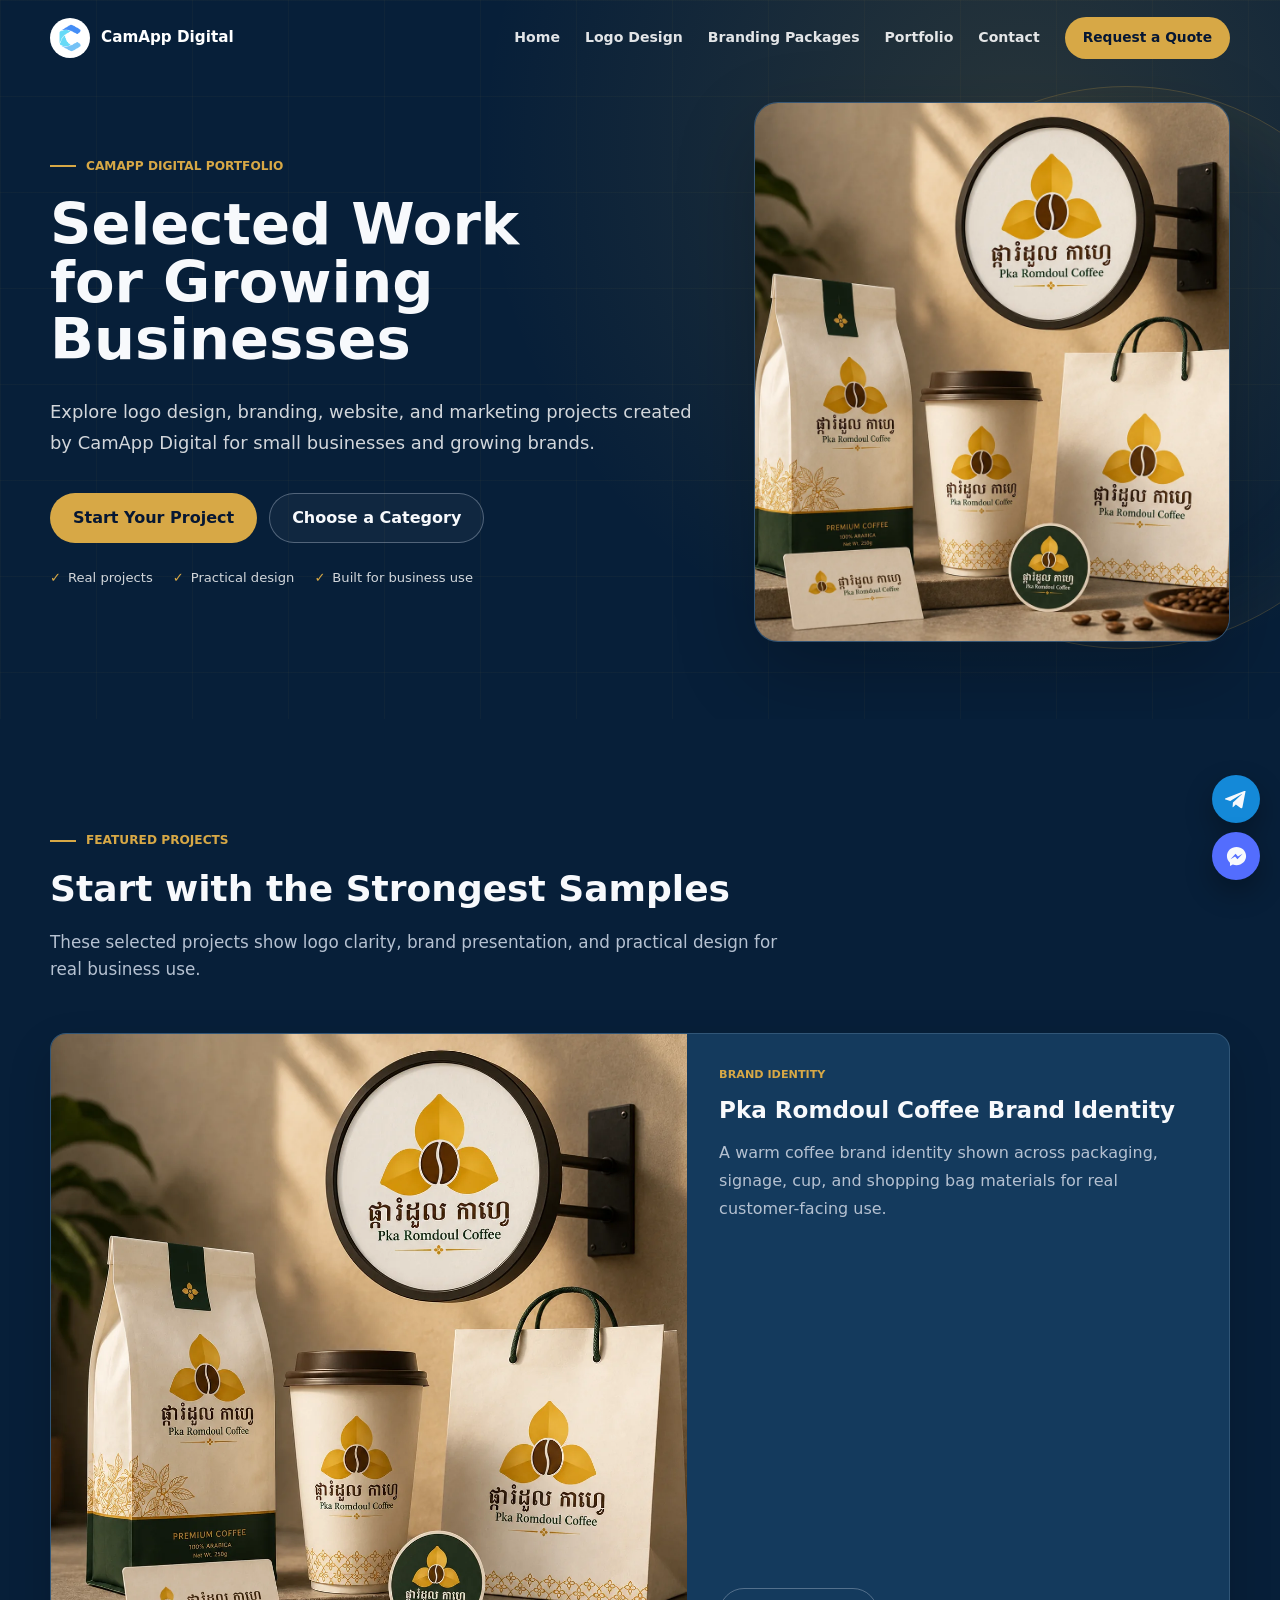
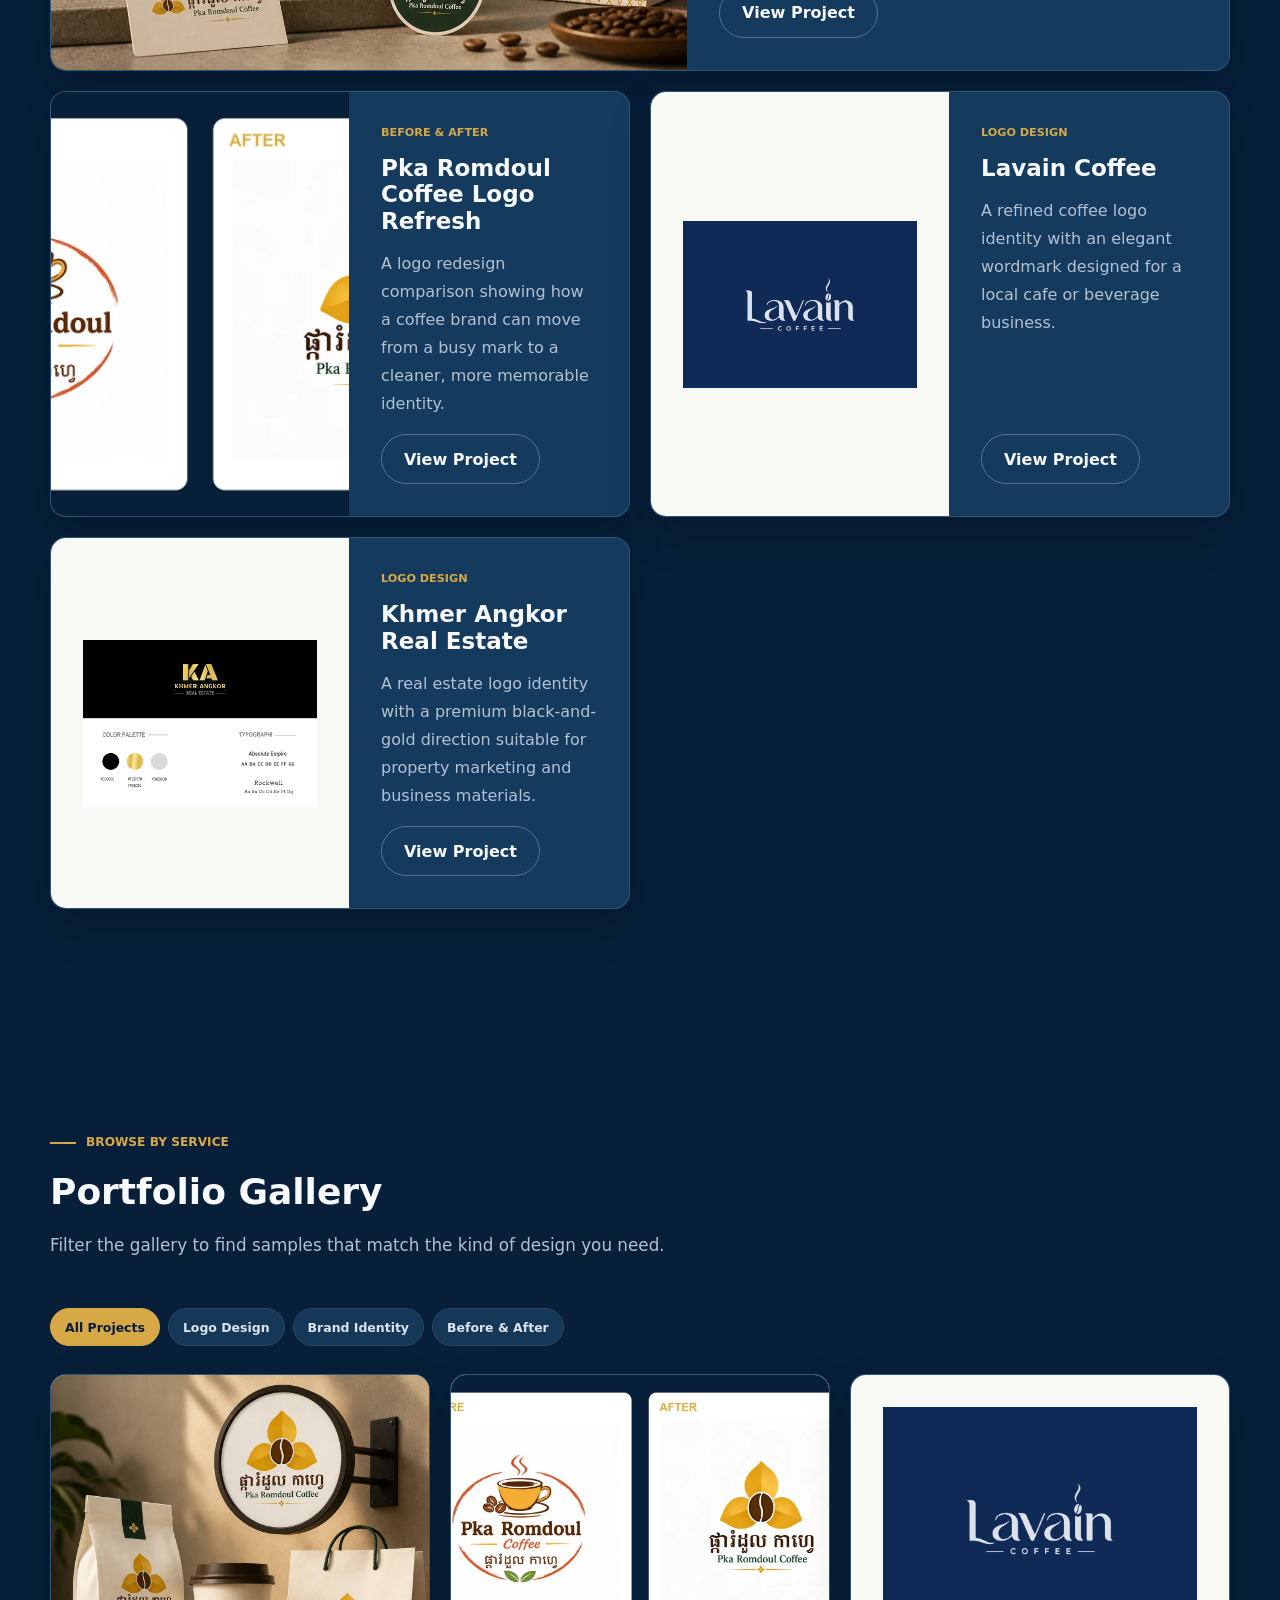
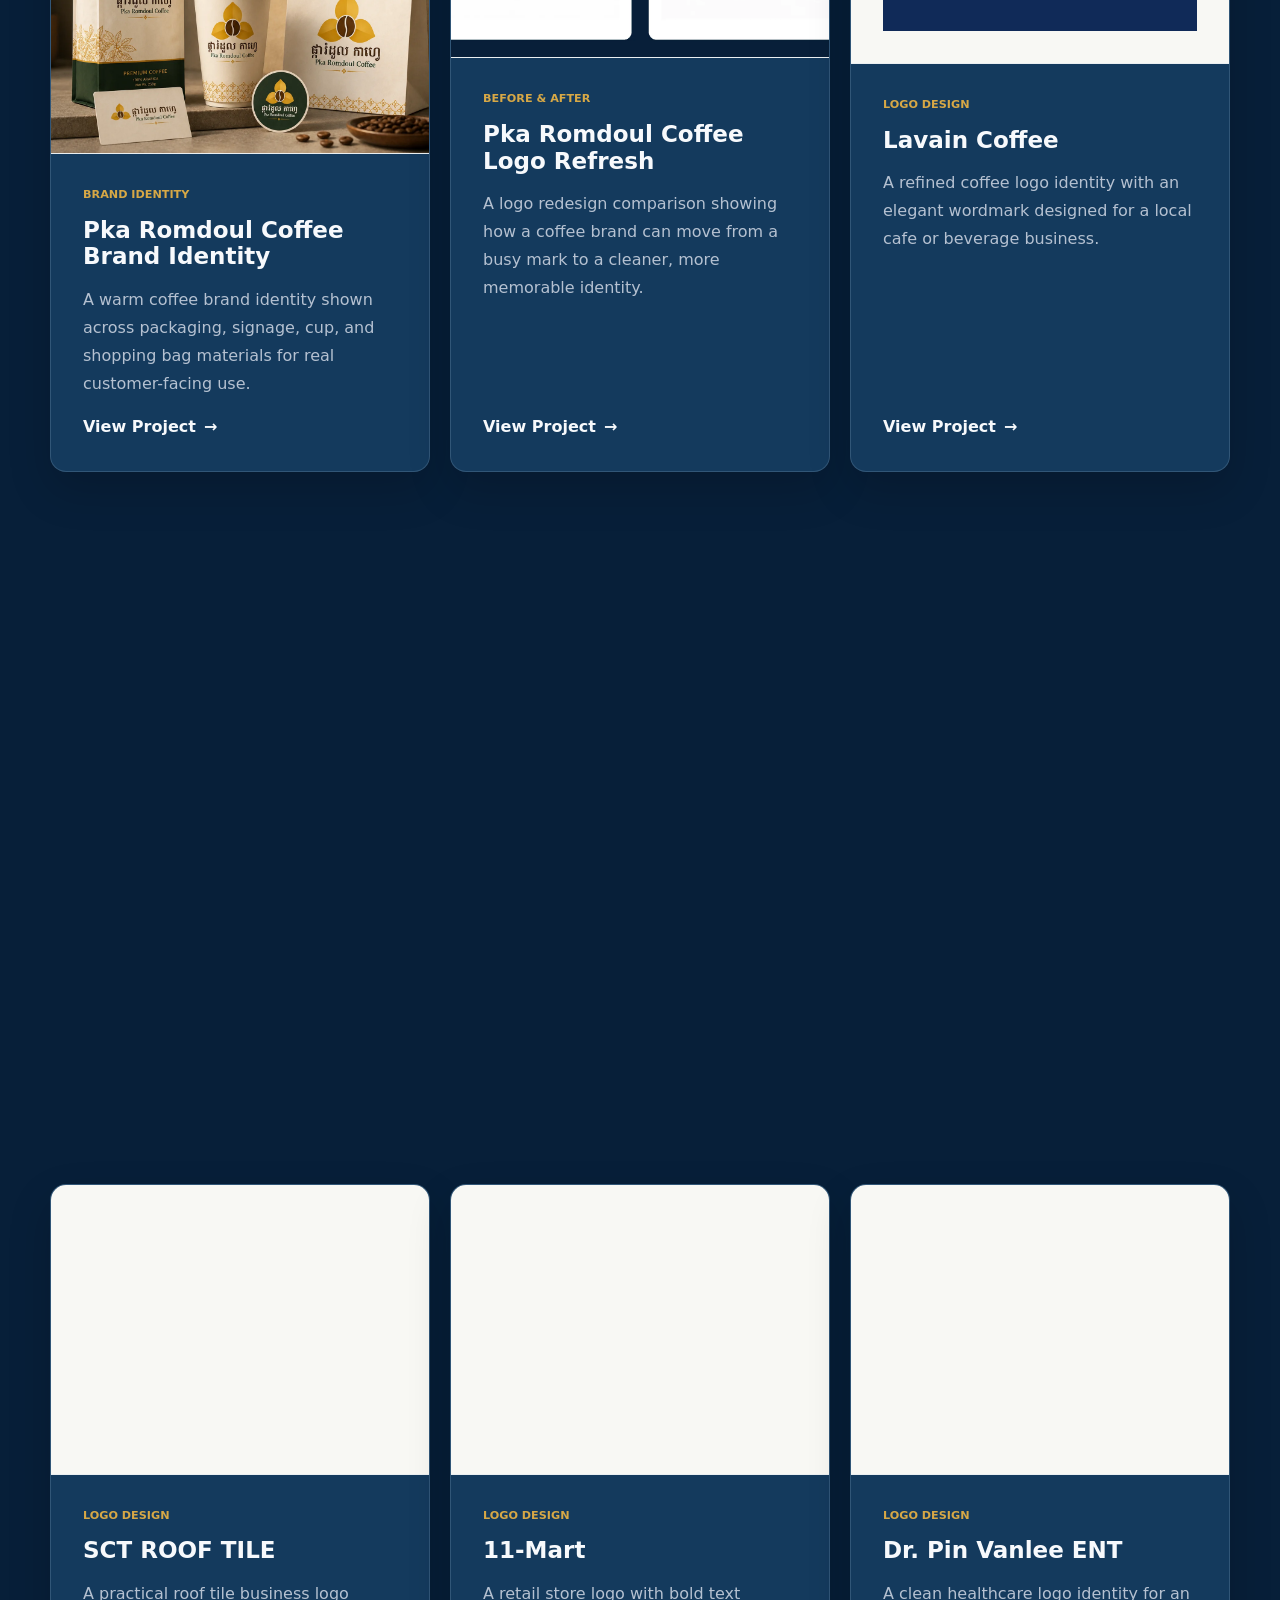
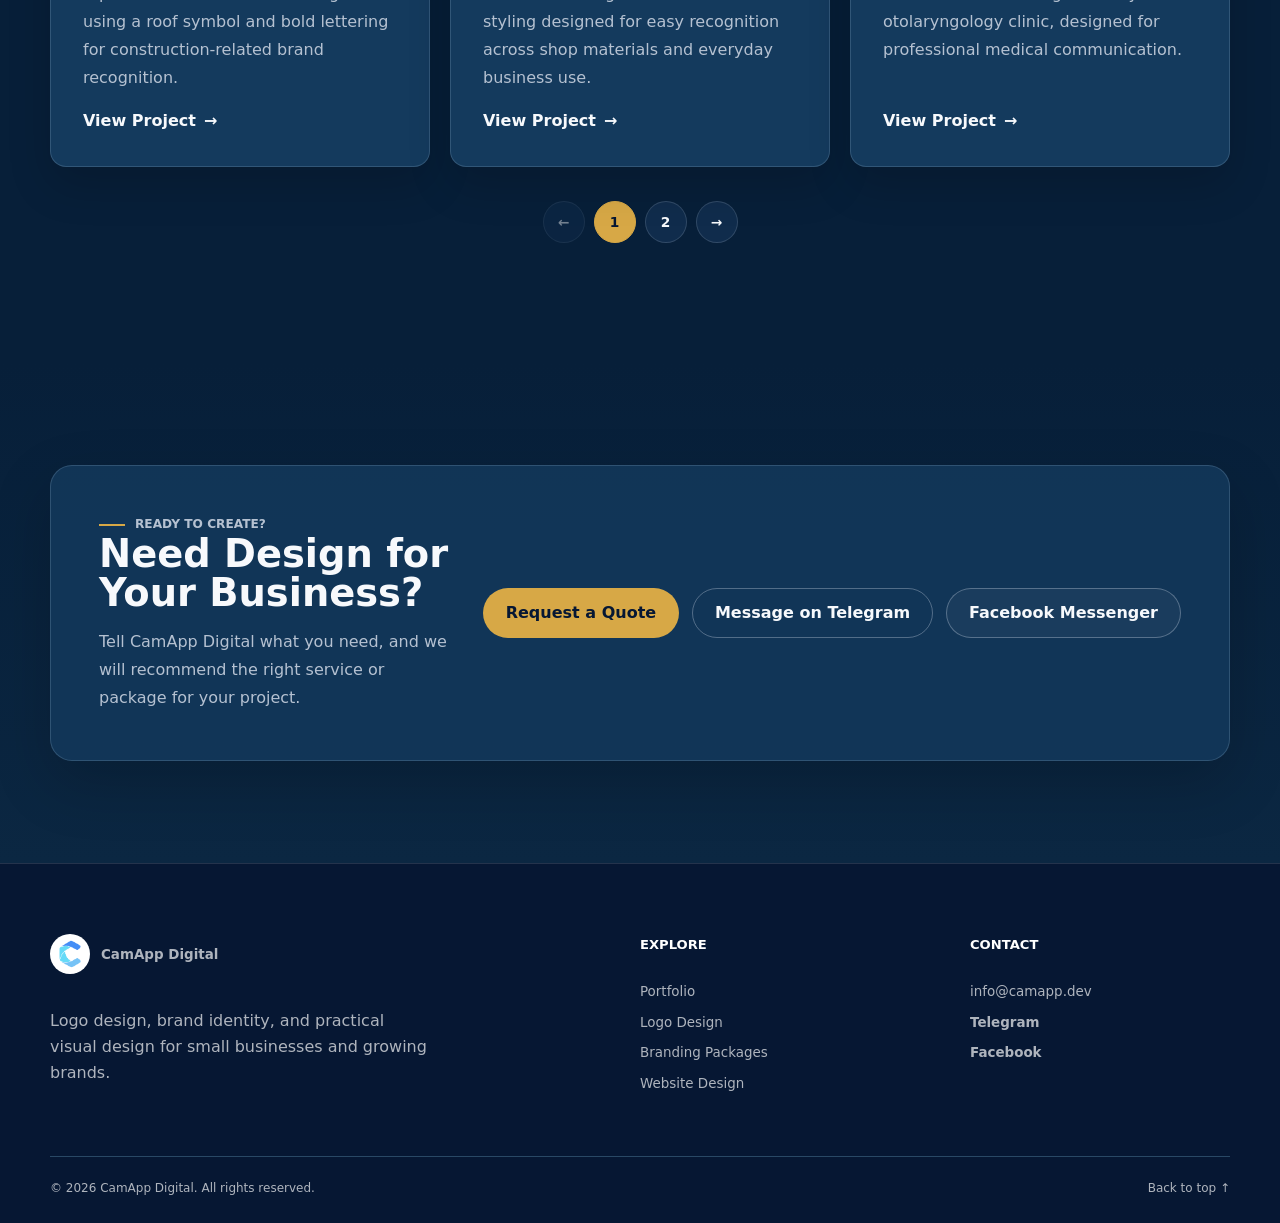
<file: portfolio/index.html>
<!DOCTYPE html>
<html lang="en">
  <head>
    <meta charset="UTF-8" />
    <meta name="viewport" content="width=device-width, initial-scale=1.0" />
    <title>Design Portfolio | CamApp Digital</title>
    <meta
      name="description"
      content="Explore logo design, branding, website, poster, and social media projects created by CamApp Digital for small businesses and growing brands."
    />
    <meta property="og:title" content="Design Portfolio | CamApp Digital" />
    <meta
      property="og:description"
      content="Selected logo design, branding, and marketing samples created by CamApp Digital for growing businesses."
    />
    <meta property="og:image" content="https://camapp.dev/assets/portfolio-gallery/pka-romdoul-branding-portfolio.webp" />
    <meta name="theme-color" content="#07131f" />
    <link rel="icon" href="../assets/camapp-logo.png" />
    <link rel="preload" as="image" href="../assets/portfolio-gallery/pka-romdoul-branding-portfolio.webp" />
    <link rel="stylesheet" href="../logo-design.css?v=17" />
    <link rel="stylesheet" href="../portfolio-gallery.css?v=2" />
  </head>
  <body>
    <a class="skip-link" href="#main-content">Skip to main content</a>

    <header class="site-header" data-header>
      <div class="shell nav-shell">
        <a class="brand" href="https://camapp.dev/" aria-label="Back to CamApp Digital home">
          <img src="../assets/camapp-logo.png" alt="" width="40" height="40" />
          <span>CamApp Digital</span>
        </a>

        <button
          class="menu-button"
          type="button"
          aria-expanded="false"
          aria-controls="primary-navigation"
          aria-label="Open navigation"
          data-menu-button
        >
          <span></span><span></span><span></span>
        </button>

        <nav class="primary-nav" id="primary-navigation" aria-label="Primary navigation" data-navigation>
          <a href="../">Home</a>
          <a href="../logo-design/">Logo Design</a>
          <a href="../branding-packages/">Branding Packages</a>
          <a href="#gallery" aria-current="page">Portfolio</a>
          <a href="#contact">Contact</a>
          <a class="button button-small button-accent" href="#contact">Request a Quote</a>
        </nav>
      </div>
    </header>

    <main id="main-content">
      <section class="portfolio-hero" id="top" aria-labelledby="portfolio-hero-title">
        <div class="hero-glow" aria-hidden="true"></div>
        <div class="shell portfolio-hero-layout">
          <div class="portfolio-hero-copy reveal">
            <p class="eyebrow"><span></span> CamApp Digital portfolio</p>
            <h1 id="portfolio-hero-title">Selected Work for Growing Businesses</h1>
            <p class="hero-lead">
              Explore logo design, branding, website, and marketing projects created by CamApp Digital for small
              businesses and growing brands.
            </p>
            <div class="hero-actions">
              <a class="button button-accent" href="#contact">Start Your Project</a>
              <a class="button button-ghost" href="#gallery">Choose a Category</a>
            </div>
            <p class="trust-line">
              <span>Real projects</span><span>Practical design</span><span>Built for business use</span>
            </p>
          </div>

          <div class="portfolio-hero-showcase reveal" aria-label="Featured CamApp Digital portfolio preview">
            <img src="../assets/portfolio-gallery/pka-romdoul-branding-portfolio.webp" alt="Pka Romdoul Coffee brand identity mockup" width="1254" height="1254" />
          </div>
        </div>
      </section>

      <section class="section featured-work-section" aria-labelledby="featured-title">
        <div class="shell">
          <div class="section-heading reveal">
            <p class="eyebrow"><span></span> Featured projects</p>
            <h2 id="featured-title">Start with the Strongest Samples</h2>
            <p>These selected projects show logo clarity, brand presentation, and practical design for real business use.</p>
          </div>
          <div class="featured-work-grid" data-featured-grid></div>
        </div>
      </section>

      <section class="section portfolio-gallery-section" id="gallery" aria-labelledby="gallery-title">
        <div class="shell">
          <div class="section-heading reveal">
            <p class="eyebrow"><span></span> Browse by service</p>
            <h2 id="gallery-title">Portfolio Gallery</h2>
            <p>Filter the gallery to find samples that match the kind of design you need.</p>
          </div>

          <div class="filter-bar portfolio-filter-bar" role="group" aria-label="Filter portfolio projects" data-gallery-filters></div>
          <div class="portfolio-sample-grid" data-gallery-grid></div>
          <nav class="portfolio-pagination" aria-label="Portfolio pagination" data-gallery-pagination hidden></nav>
          <p class="sr-only" aria-live="polite" data-gallery-status></p>
        </div>
      </section>

      <section class="portfolio-service-cta" id="contact" aria-labelledby="portfolio-cta-title">
        <div class="shell portfolio-cta-card reveal">
          <div>
            <p class="eyebrow"><span></span> Ready to create?</p>
            <h2 id="portfolio-cta-title">Need Design for Your Business?</h2>
            <p>Tell CamApp Digital what you need, and we will recommend the right service or package for your project.</p>
          </div>
          <div class="portfolio-cta-actions">
            <a class="button button-accent" href="mailto:info@camapp.dev?subject=Design%20Quote%20Request">Request a Quote</a>
            <button class="button button-outline" type="button" data-open-contact="telegram">Message on Telegram</button>
            <button class="button button-ghost" type="button" data-open-contact="messenger">Facebook Messenger</button>
          </div>
        </div>
      </section>
    </main>

    <footer class="site-footer">
      <div class="shell footer-grid">
        <div>
          <a class="brand footer-brand" href="#top"><img src="../assets/camapp-logo.png" alt="" width="40" height="40" /><span>CamApp Digital</span></a>
          <p>Logo design, brand identity, and practical visual design for small businesses and growing brands.</p>
        </div>
        <div>
          <h2>Explore</h2>
          <a href="#gallery">Portfolio</a>
          <a href="../logo-design/">Logo Design</a>
          <a href="../branding-packages/">Branding Packages</a>
          <a href="../#contact">Website Design</a>
        </div>
        <div>
          <h2>Contact</h2>
          <a href="mailto:info@camapp.dev">info@camapp.dev</a>
          <button type="button" data-open-contact="telegram">Telegram</button>
          <button type="button" data-open-contact="facebook">Facebook</button>
        </div>
      </div>
      <div class="shell footer-bottom"><span>© <span data-year></span> CamApp Digital. All rights reserved.</span><a href="#top">Back to top ↑</a></div>
    </footer>

    <div class="floating-contact" aria-label="Quick contact">
      <button type="button" data-open-contact="telegram" aria-label="Message CamApp Digital on Telegram" title="Telegram">
        <svg viewBox="0 0 24 24" aria-hidden="true"><path d="M21.5 3.2 18.2 20c-.2 1.2-.9 1.5-1.9.9l-5-3.7-2.4 2.4c-.3.3-.5.5-1 .5l.4-5.1 9.3-8.4c.4-.4-.1-.6-.6-.2L5.5 13.6.6 12.1c-1.1-.3-1.1-1 .2-1.5L20 3.2c.9-.3 1.7.2 1.5 0Z"/></svg>
      </button>
      <button type="button" data-open-contact="messenger" aria-label="Message CamApp Digital on Facebook Messenger" title="Messenger">
        <svg viewBox="0 0 24 24" aria-hidden="true"><path d="M12 2C6.4 2 2 6.1 2 11.5c0 2.8 1.2 5.3 3.2 7v3.5l3-1.7c1.2.4 2.5.7 3.8.7 5.6 0 10-4.1 10-9.5S17.6 2 12 2Zm1 12.8-2.5-2.7-4.8 2.7 5.3-5.6 2.5 2.7 4.8-2.7-5.3 5.6Z"/></svg>
      </button>
    </div>

    <div class="mobile-contact-bar">
      <a href="#contact">Request a Quote</a>
      <button type="button" data-open-contact="telegram">Telegram</button>
    </div>

    <div class="project-modal" data-project-modal hidden>
      <div class="project-modal-backdrop" data-close-modal></div>
      <article class="project-modal-panel" role="dialog" aria-modal="true" aria-labelledby="modal-title" tabindex="-1">
        <button class="project-modal-close" type="button" data-close-modal aria-label="Close project details">×</button>
        <div class="project-modal-media" data-modal-media></div>
        <div class="project-modal-content">
          <p class="project-category" data-modal-service></p>
          <h2 id="modal-title" data-modal-title></h2>
          <p class="modal-client" data-modal-client></p>
          <p data-modal-description></p>
          <div class="modal-detail-grid">
            <section>
              <h3>Main design goal</h3>
              <p data-modal-goal></p>
            </section>
            <section>
              <h3>What CamApp Digital created</h3>
              <ul data-modal-created></ul>
            </section>
            <section>
              <h3>Final deliverables</h3>
              <ul data-modal-deliverables></ul>
            </section>
          </div>
          <a class="button button-accent" href="#contact" data-modal-cta>Create Something Like This</a>
        </div>
      </article>
    </div>

    <div class="contact-toast" data-contact-toast role="status" aria-live="polite" hidden>
      Contact link not configured yet. Please email info@camapp.dev.
    </div>

    <script src="../portfolio-gallery-data.js?v=1"></script>
    <script src="../portfolio-gallery.js?v=1"></script>
  </body>
</html>
</file>
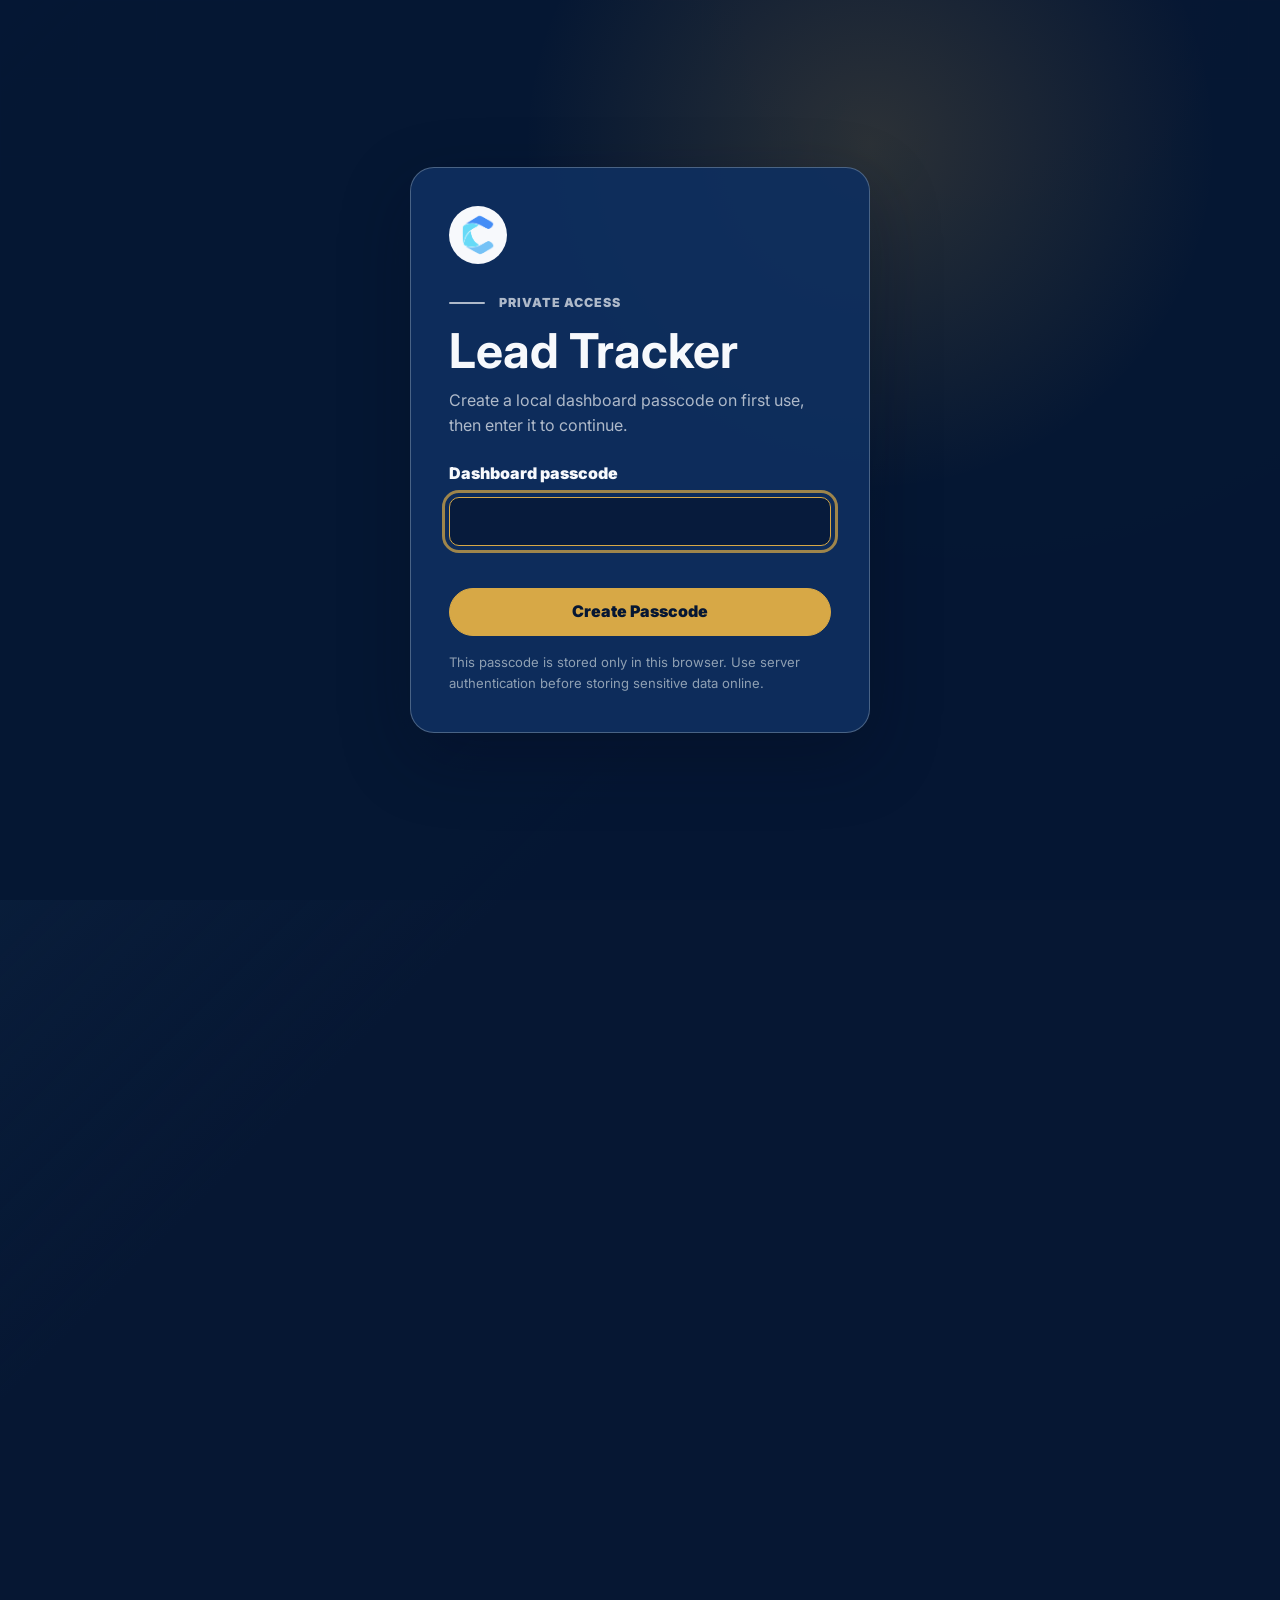
<file: dashboard/lead-tracker/index.html>
<!DOCTYPE html>
<html lang="en">
<head>
  <meta charset="UTF-8" />
  <meta name="viewport" content="width=device-width, initial-scale=1.0" />
  <meta name="robots" content="noindex, nofollow" />
  <title>Lead Tracker | CamApp Digital Dashboard</title>
  <meta name="description" content="Private lead tracking dashboard for CamApp Digital." />
  <link rel="preconnect" href="https://fonts.googleapis.com" />
  <link rel="preconnect" href="https://fonts.gstatic.com" crossorigin />
  <link href="https://fonts.googleapis.com/css2?family=Inter:wght@400;500;600;700;800;900&family=Noto+Sans+Khmer:wght@400;500;600;700;800;900&display=swap" rel="stylesheet" />
  <link rel="stylesheet" href="../dashboard.css" />
  <script src="../dashboard-auth.js" defer></script>
  <script src="lead-tracker.js" defer></script>
</head>
<body class="dashboard-page auth-pending">
  <section class="auth-screen" data-auth-screen aria-labelledby="auth-title">
    <div class="auth-card">
      <img src="../../assets/camapp-logo.png" alt="CamApp Digital logo" width="58" height="58" />
      <p class="eyebrow">Private access</p>
      <h1 id="auth-title">Lead Tracker</h1>
      <p>Create a local dashboard passcode on first use, then enter it to continue.</p>
      <form class="auth-form" data-auth-form>
        <label for="dashboard-passcode">Dashboard passcode</label>
        <input id="dashboard-passcode" type="password" autocomplete="current-password" data-auth-passcode required />
        <p class="auth-error" data-auth-error aria-live="polite"></p>
        <button class="primary-action" type="submit" data-auth-submit>Unlock Lead Tracker</button>
      </form>
      <small>This passcode is stored only in this browser. Use server authentication before storing sensitive data online.</small>
    </div>
  </section>

  <a class="skip-link" href="#main">Skip to lead tracker</a>

  <header class="dashboard-header">
    <div class="dashboard-shell dashboard-header__inner">
      <a class="dashboard-brand" href="../" aria-label="Back to dashboard home">
        <img src="../../assets/camapp-logo.png" alt="CamApp Digital logo" width="48" height="48" />
        <span>
          <strong>CamApp Digital</strong>
          <small>Lead Tracker</small>
        </span>
      </a>
      <nav class="dashboard-top-nav" aria-label="Dashboard">
        <a href="../">Dashboard home</a>
        <a href="https://camapp.dev/" rel="noopener">Public site</a>
        <button class="logout-button" type="button" data-auth-logout>Lock</button>
      </nav>
    </div>
  </header>

  <main id="main" class="lead-dashboard">
    <section class="dashboard-shell lead-hero">
      <div>
        <p class="eyebrow">Sales pipeline</p>
        <h1>Lead Tracker</h1>
        <p>
          Track potential clients, plan follow-ups, and monitor progress toward your
          $2,000/month revenue goal.
        </p>
      </div>
      <a class="primary-action" href="#lead-form">Add new lead</a>
    </section>

    <section class="dashboard-shell metrics-grid" aria-label="Lead summary">
      <article class="metric-card">
        <span>Total Estimated Value</span>
        <strong data-total-estimated>$0</strong>
      </article>
      <article class="metric-card">
        <span>Total Won Value</span>
        <strong data-total-won>$0</strong>
      </article>
      <article class="metric-card metric-card--attention">
        <span>Follow-ups Due</span>
        <strong data-followups-due>0</strong>
      </article>
      <article class="metric-card">
        <span>$2,000 Monthly Goal</span>
        <strong data-goal-progress>0%</strong>
        <div class="goal-meter" aria-hidden="true">
          <span data-goal-meter></span>
        </div>
      </article>
    </section>

    <section class="dashboard-shell status-section" aria-labelledby="status-title">
      <div class="section-heading section-heading--row">
        <div>
          <p class="eyebrow">Pipeline</p>
          <h2 id="status-title">Leads by status</h2>
        </div>
        <p class="status-section__hint">Follow-ups due today or earlier are highlighted in gold.</p>
      </div>
      <div class="status-grid" data-status-counts aria-live="polite"></div>
    </section>

    <section class="dashboard-shell tracker-layout">
      <aside class="lead-panel" aria-labelledby="form-title">
        <div class="section-heading">
          <p class="eyebrow">Lead details</p>
          <h2 id="form-title">Add or edit lead</h2>
        </div>

        <form id="lead-form" class="lead-form" novalidate>
          <input type="hidden" id="lead-id" />

          <div class="form-grid">
            <label>
              <span>Client name *</span>
              <input id="client-name" name="clientName" type="text" autocomplete="name" required />
            </label>

            <label>
              <span>Business name</span>
              <input id="business-name" name="businessName" type="text" autocomplete="organization" />
            </label>

            <label>
              <span>Contact method *</span>
              <select id="contact-method" name="contactMethod" required>
                <option value="">Select method</option>
                <option>Telegram</option>
                <option>Facebook</option>
                <option>Phone</option>
                <option>Email</option>
              </select>
            </label>

            <label>
              <span>Contact detail *</span>
              <input id="contact-detail" name="contactDetail" type="text" required />
            </label>

            <label>
              <span>Service interested in *</span>
              <select id="service" name="service" required>
                <option value="">Select service</option>
                <option>Logo Design</option>
                <option>Branding Package</option>
                <option>Website</option>
                <option>Landing Page</option>
                <option>Poster</option>
                <option>Social Media Design</option>
              </select>
            </label>

            <label>
              <span>Lead source</span>
              <select id="lead-source" name="leadSource">
                <option value="">Select source</option>
                <option>Facebook</option>
                <option>Referral</option>
                <option>Telegram</option>
                <option>Website Form</option>
                <option>Direct Message</option>
                <option>Other</option>
              </select>
            </label>

            <label>
              <span>Estimated project value</span>
              <input id="estimated-value" name="estimatedValue" type="number" min="0" step="1" inputmode="decimal" placeholder="Example: 299" />
            </label>

            <label>
              <span>Status *</span>
              <select id="status" name="status" required>
                <option>New</option>
                <option>Contacted</option>
                <option>Interested</option>
                <option>Proposal Sent</option>
                <option>Waiting Payment</option>
                <option>Won</option>
                <option>Lost</option>
              </select>
            </label>

            <label>
              <span>Last contact date</span>
              <input id="last-contact-date" name="lastContactDate" type="date" />
            </label>

            <label>
              <span>Next follow-up date</span>
              <input id="next-follow-up-date" name="nextFollowUpDate" type="date" />
            </label>
          </div>

          <label class="form-field-full">
            <span>Notes</span>
            <textarea id="notes" name="notes" rows="4" placeholder="Add client needs, package fit, next steps, and follow-up context."></textarea>
          </label>

          <p class="form-error" data-form-error aria-live="polite"></p>

          <div class="form-actions">
            <button class="primary-action" type="submit" data-save-button>Save Lead</button>
            <button class="secondary-action" type="button" data-reset-form>Clear</button>
          </div>
        </form>
      </aside>

      <section class="lead-list-panel" aria-labelledby="lead-list-title">
        <div class="section-heading">
          <p class="eyebrow">Daily view</p>
          <h2 id="lead-list-title">Lead list</h2>
        </div>

        <div class="lead-controls" aria-label="Lead filters">
          <label>
            <span>Search</span>
            <input type="search" data-search placeholder="Search client, business, contact, notes..." />
          </label>
          <label>
            <span>Status</span>
            <select data-status-filter>
              <option value="all">All statuses</option>
            </select>
          </label>
          <label>
            <span>Service</span>
            <select data-service-filter>
              <option value="all">All services</option>
            </select>
          </label>
          <button class="secondary-action lead-controls__export" type="button" data-export-csv>Export CSV</button>
        </div>

        <div class="lead-list-status" data-list-status aria-live="polite"></div>
        <div class="lead-list" data-lead-list></div>
      </section>
    </section>
  </main>
</body>
</html>
</file>
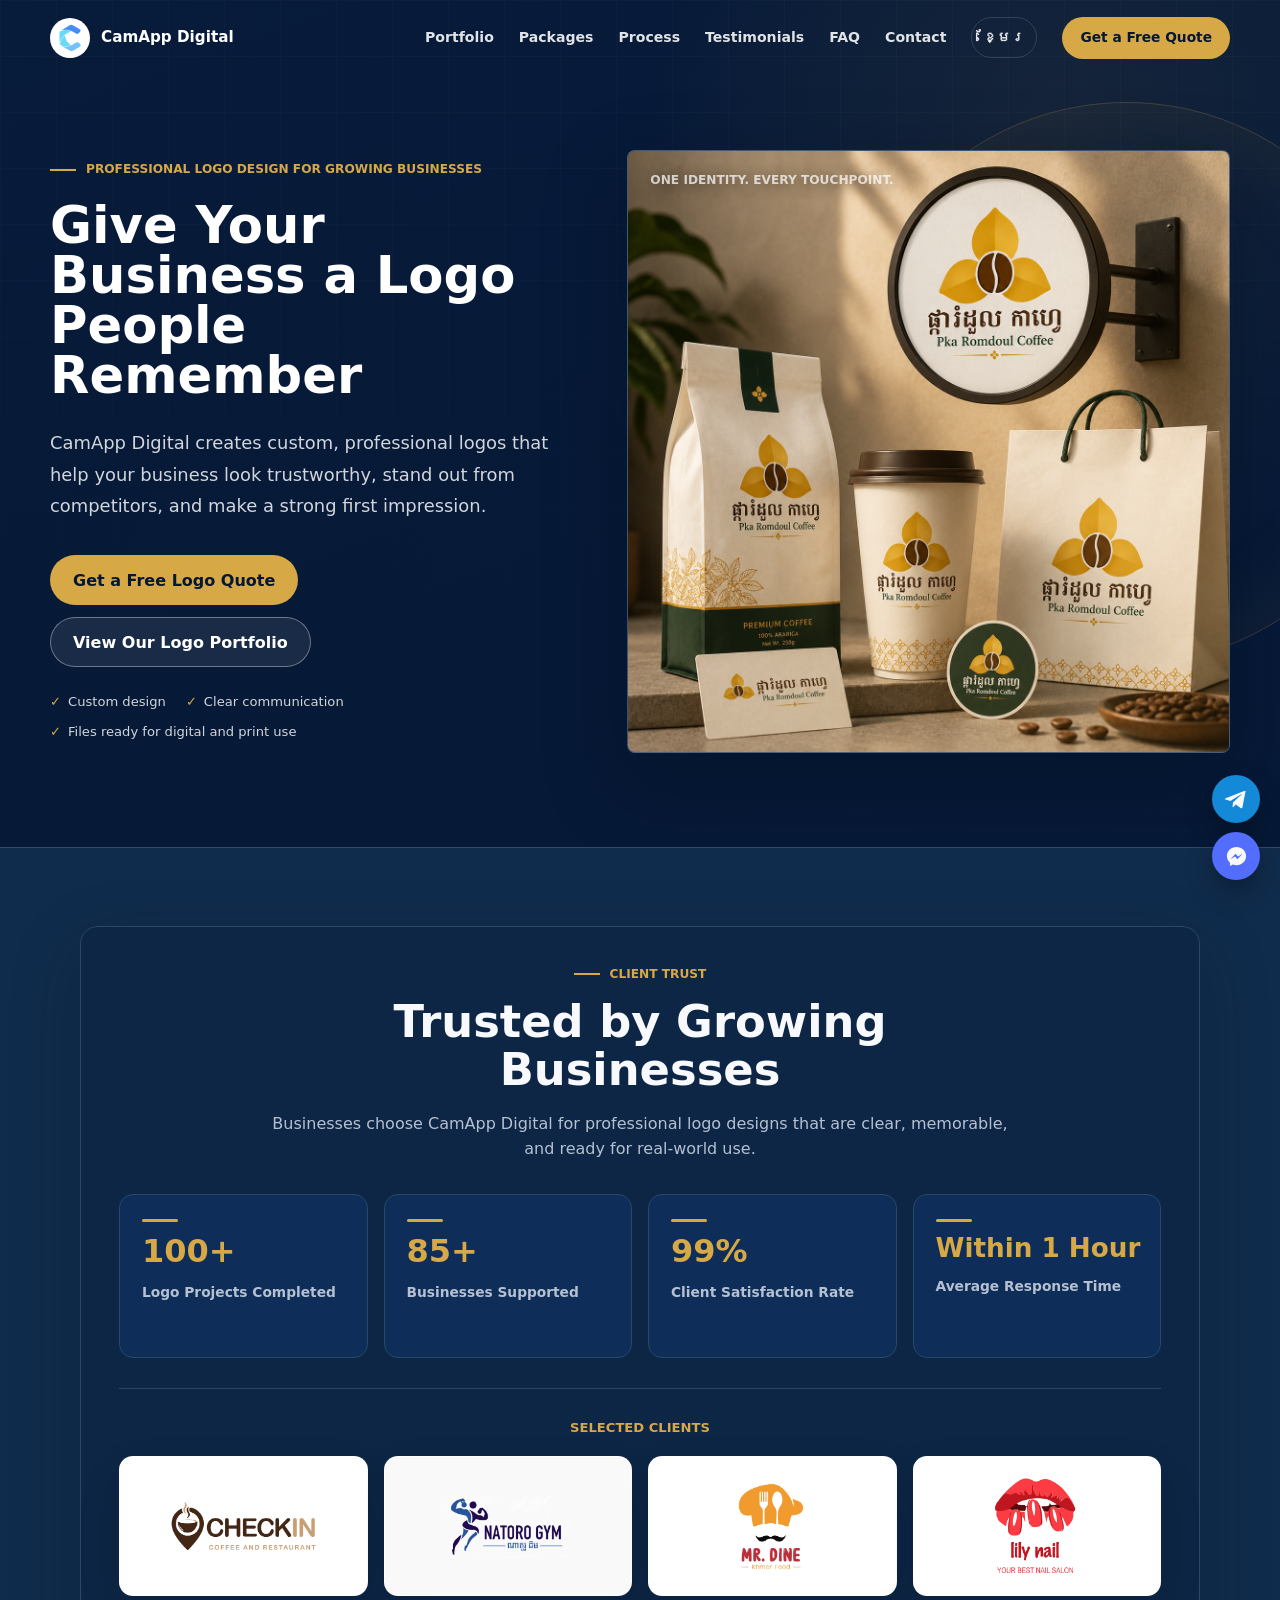
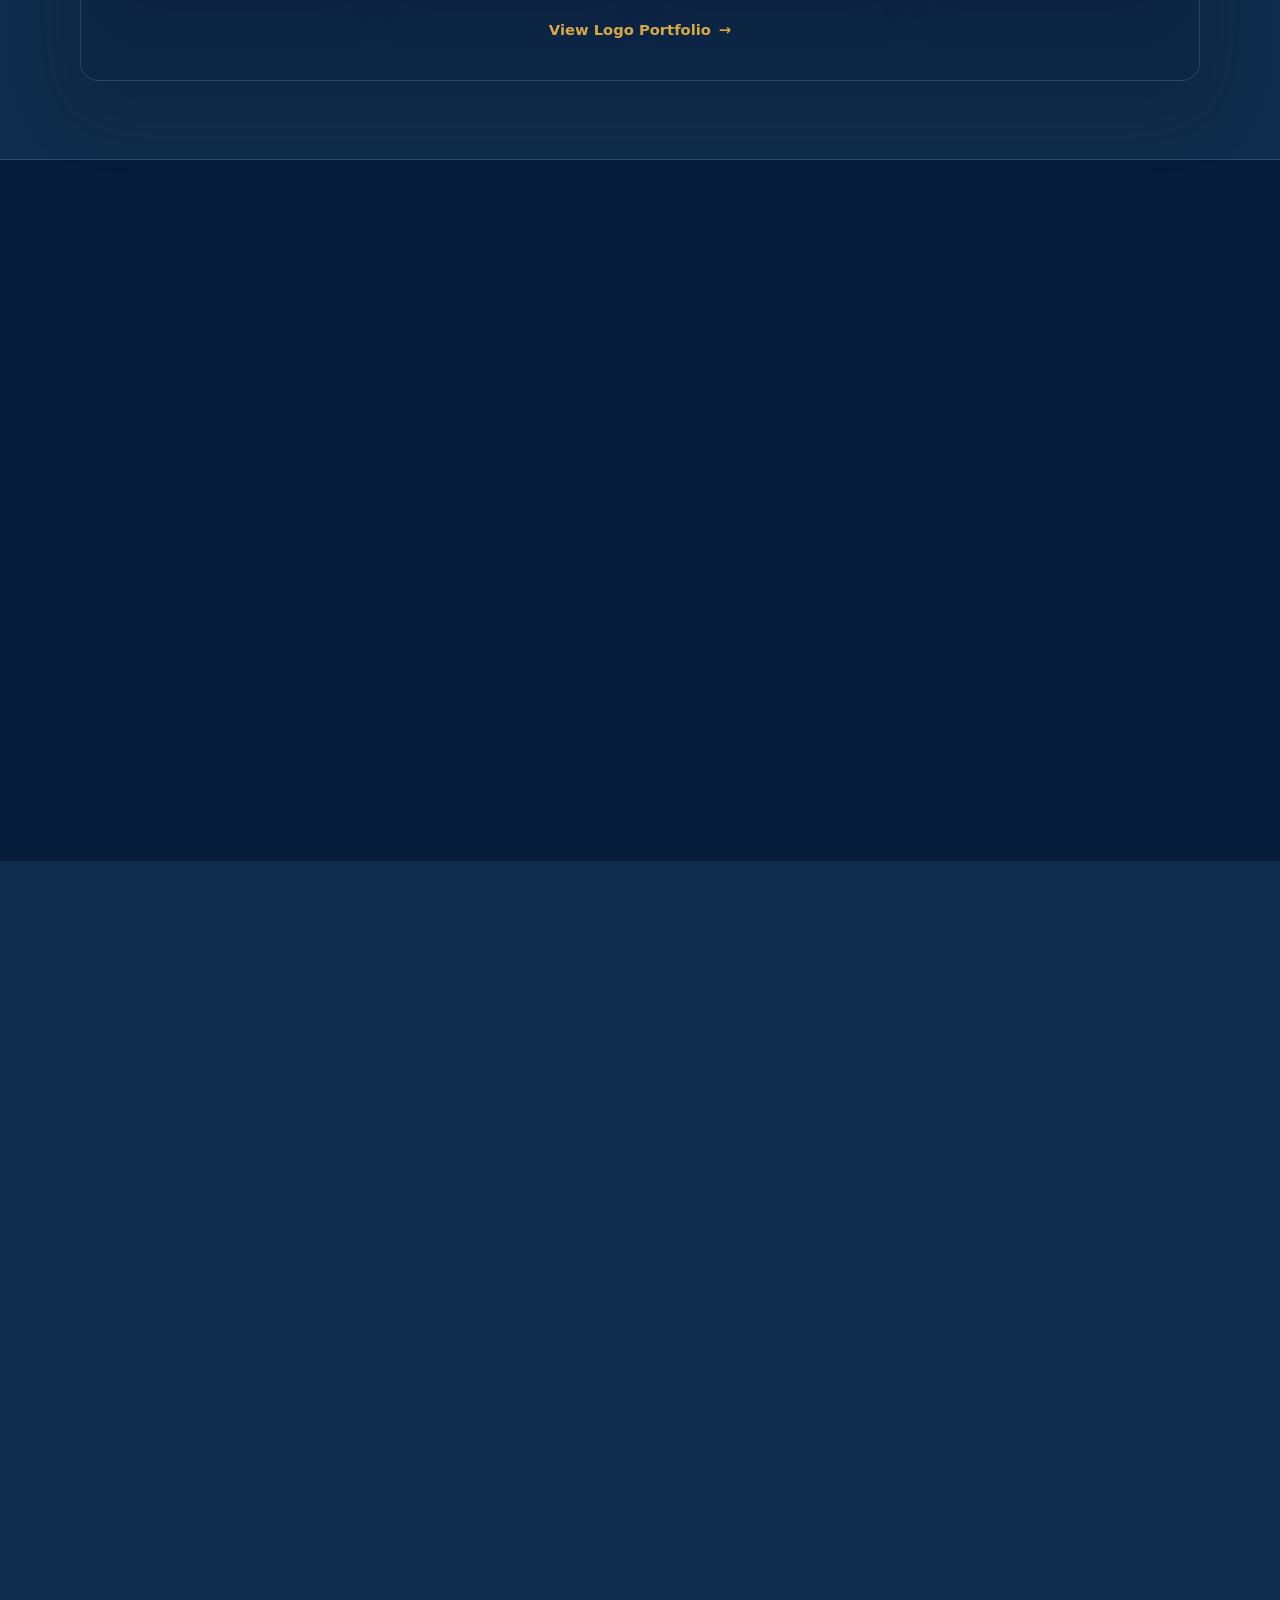
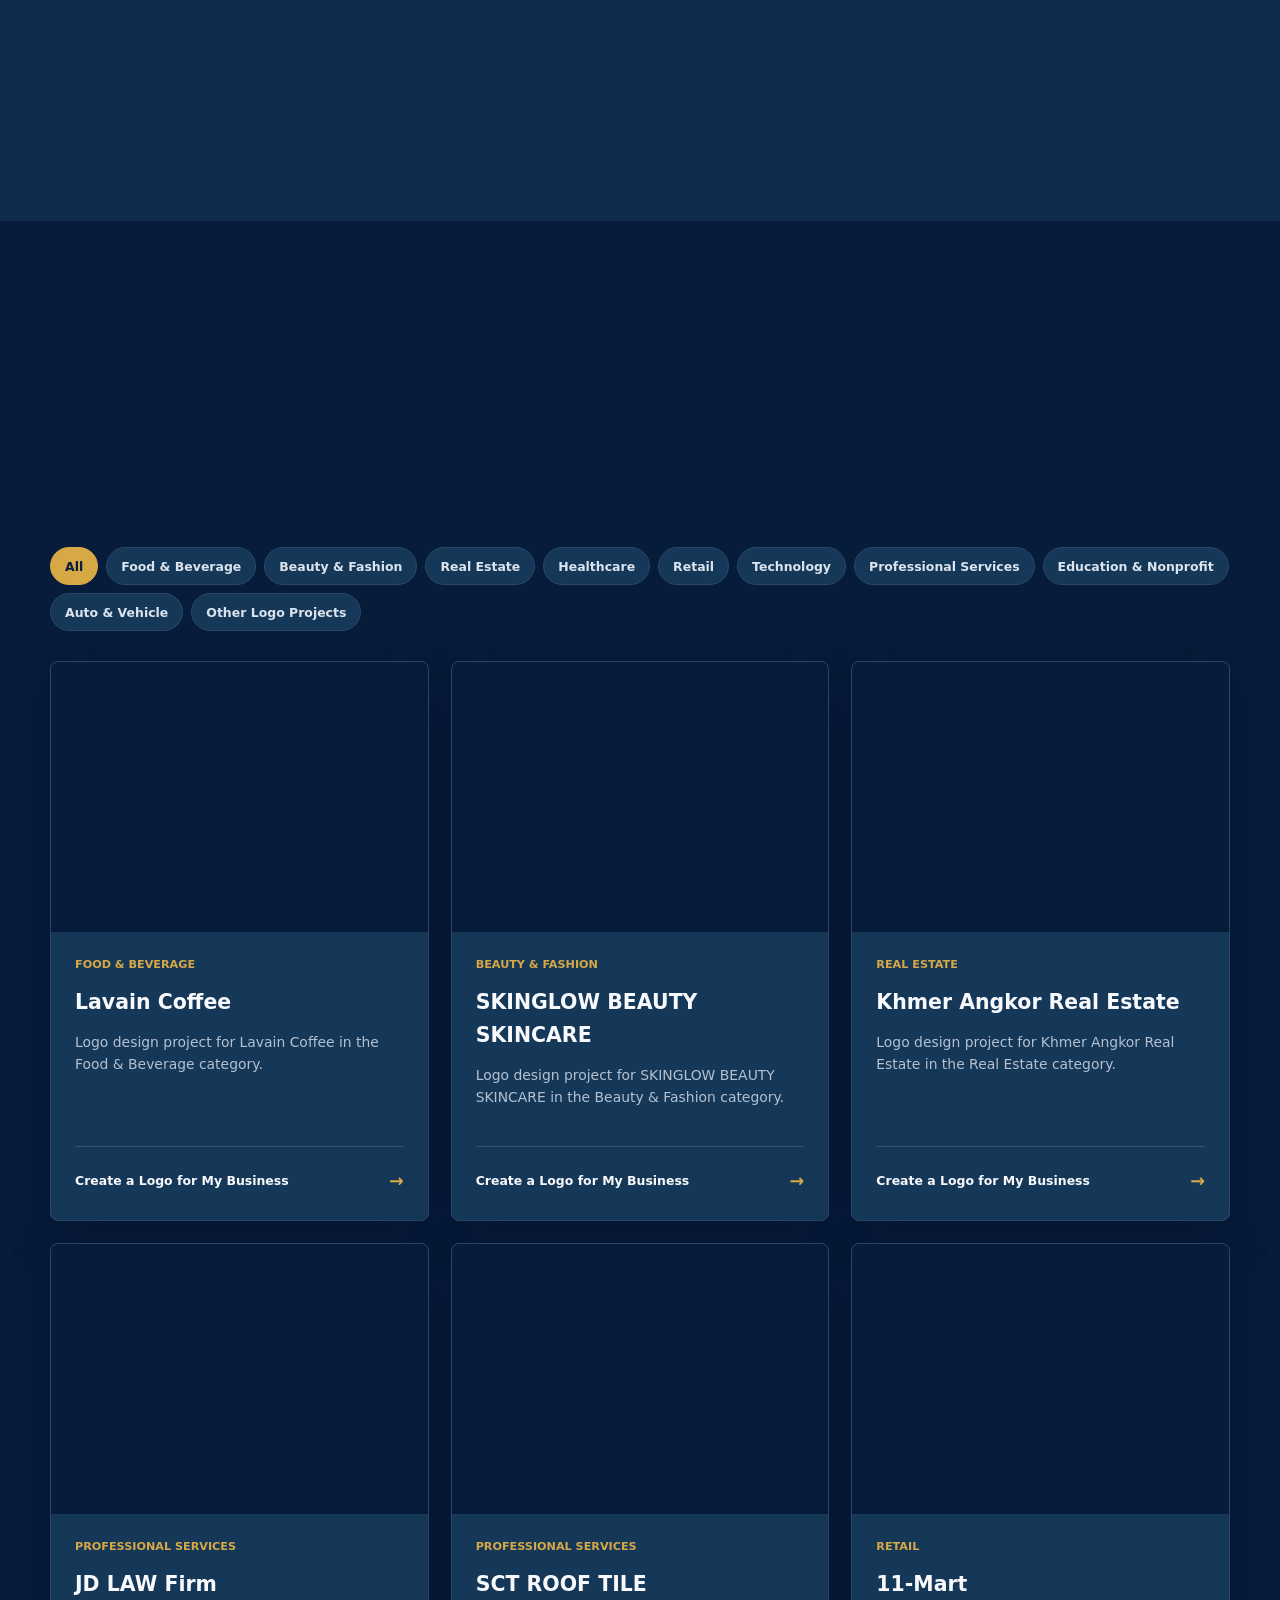
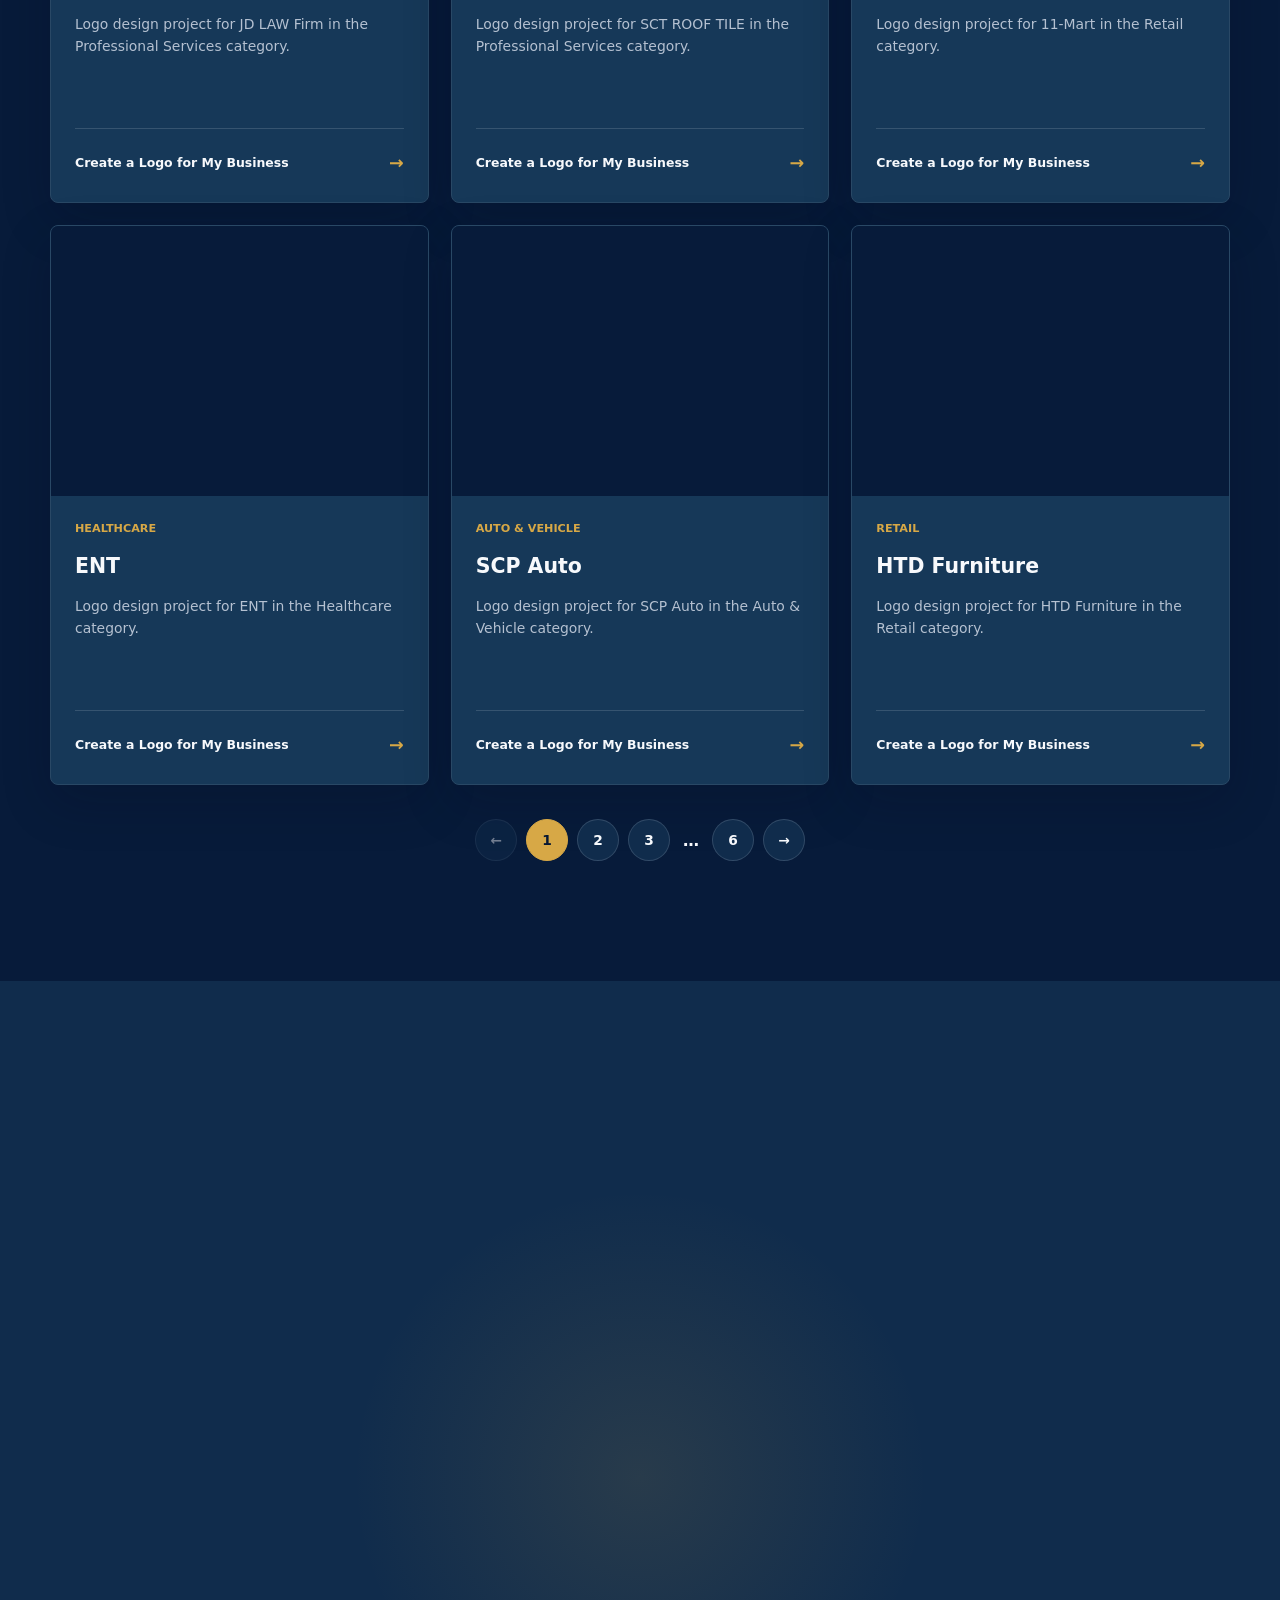
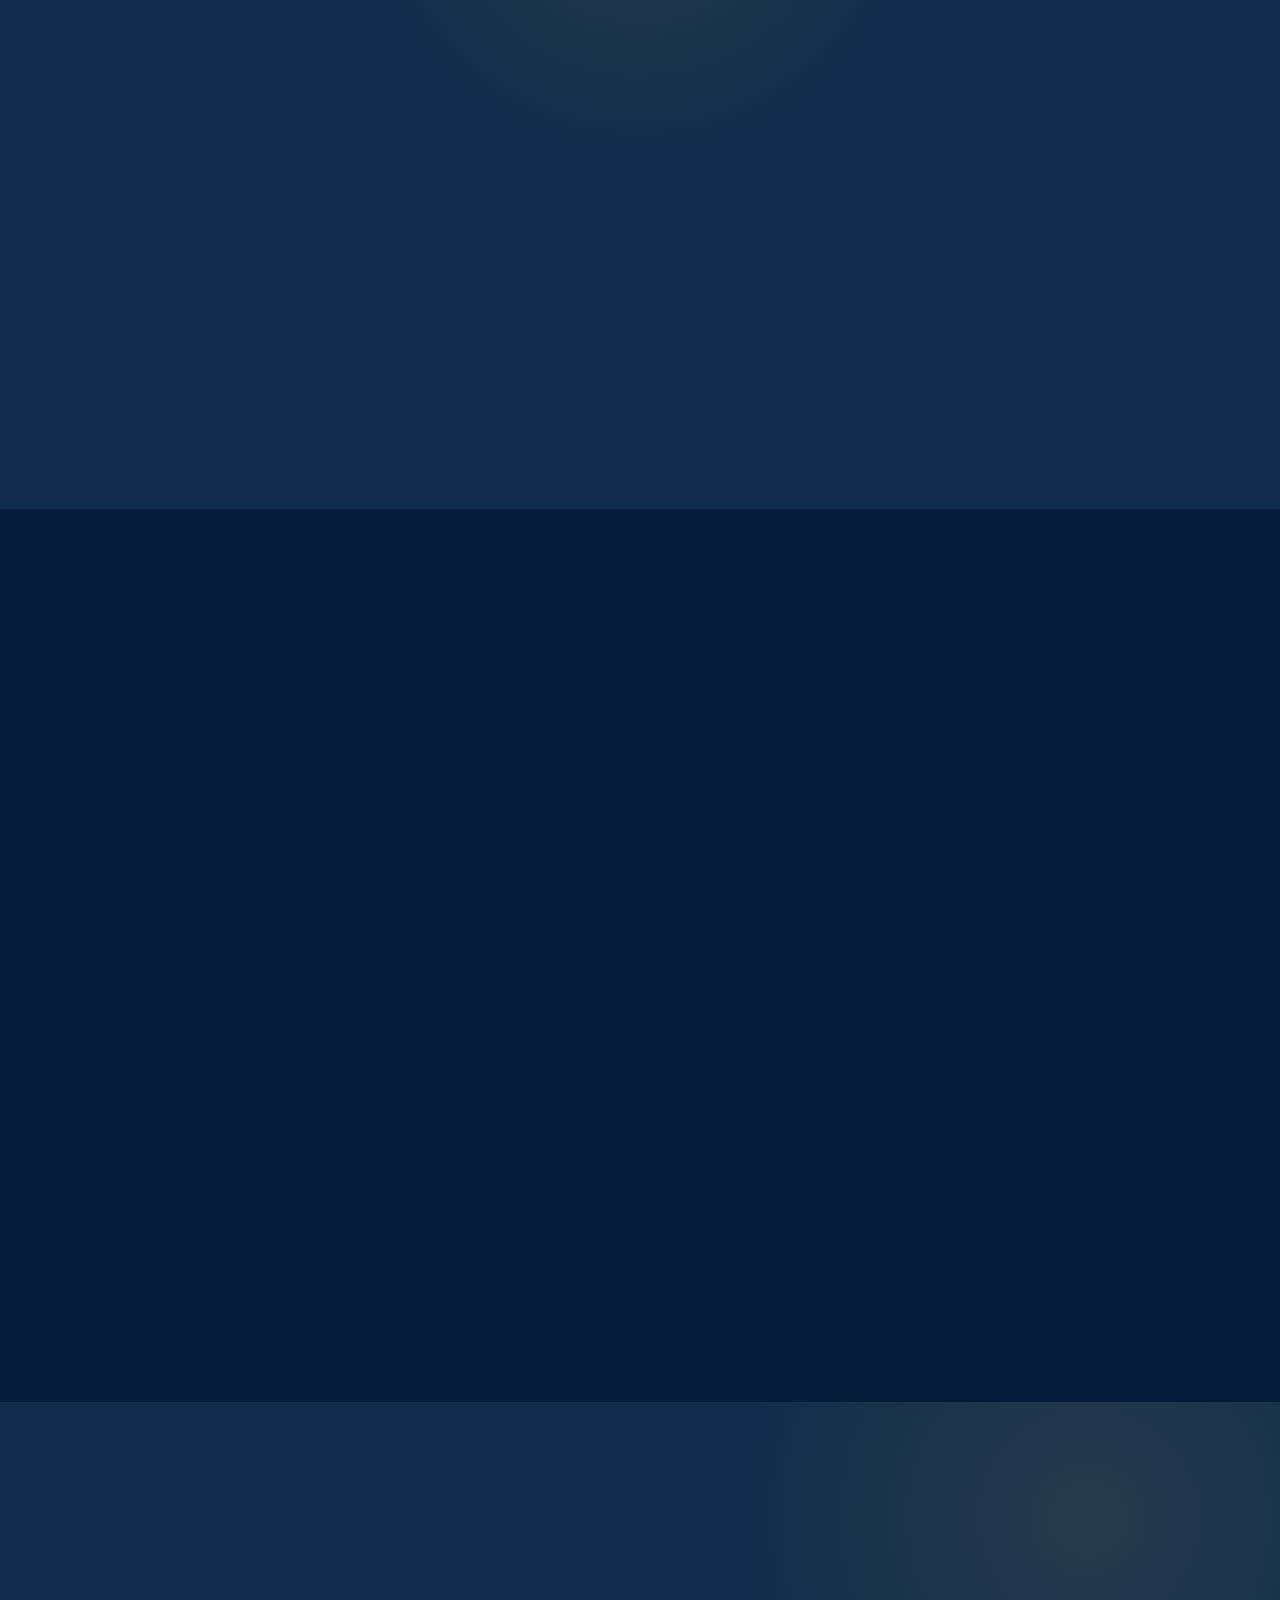
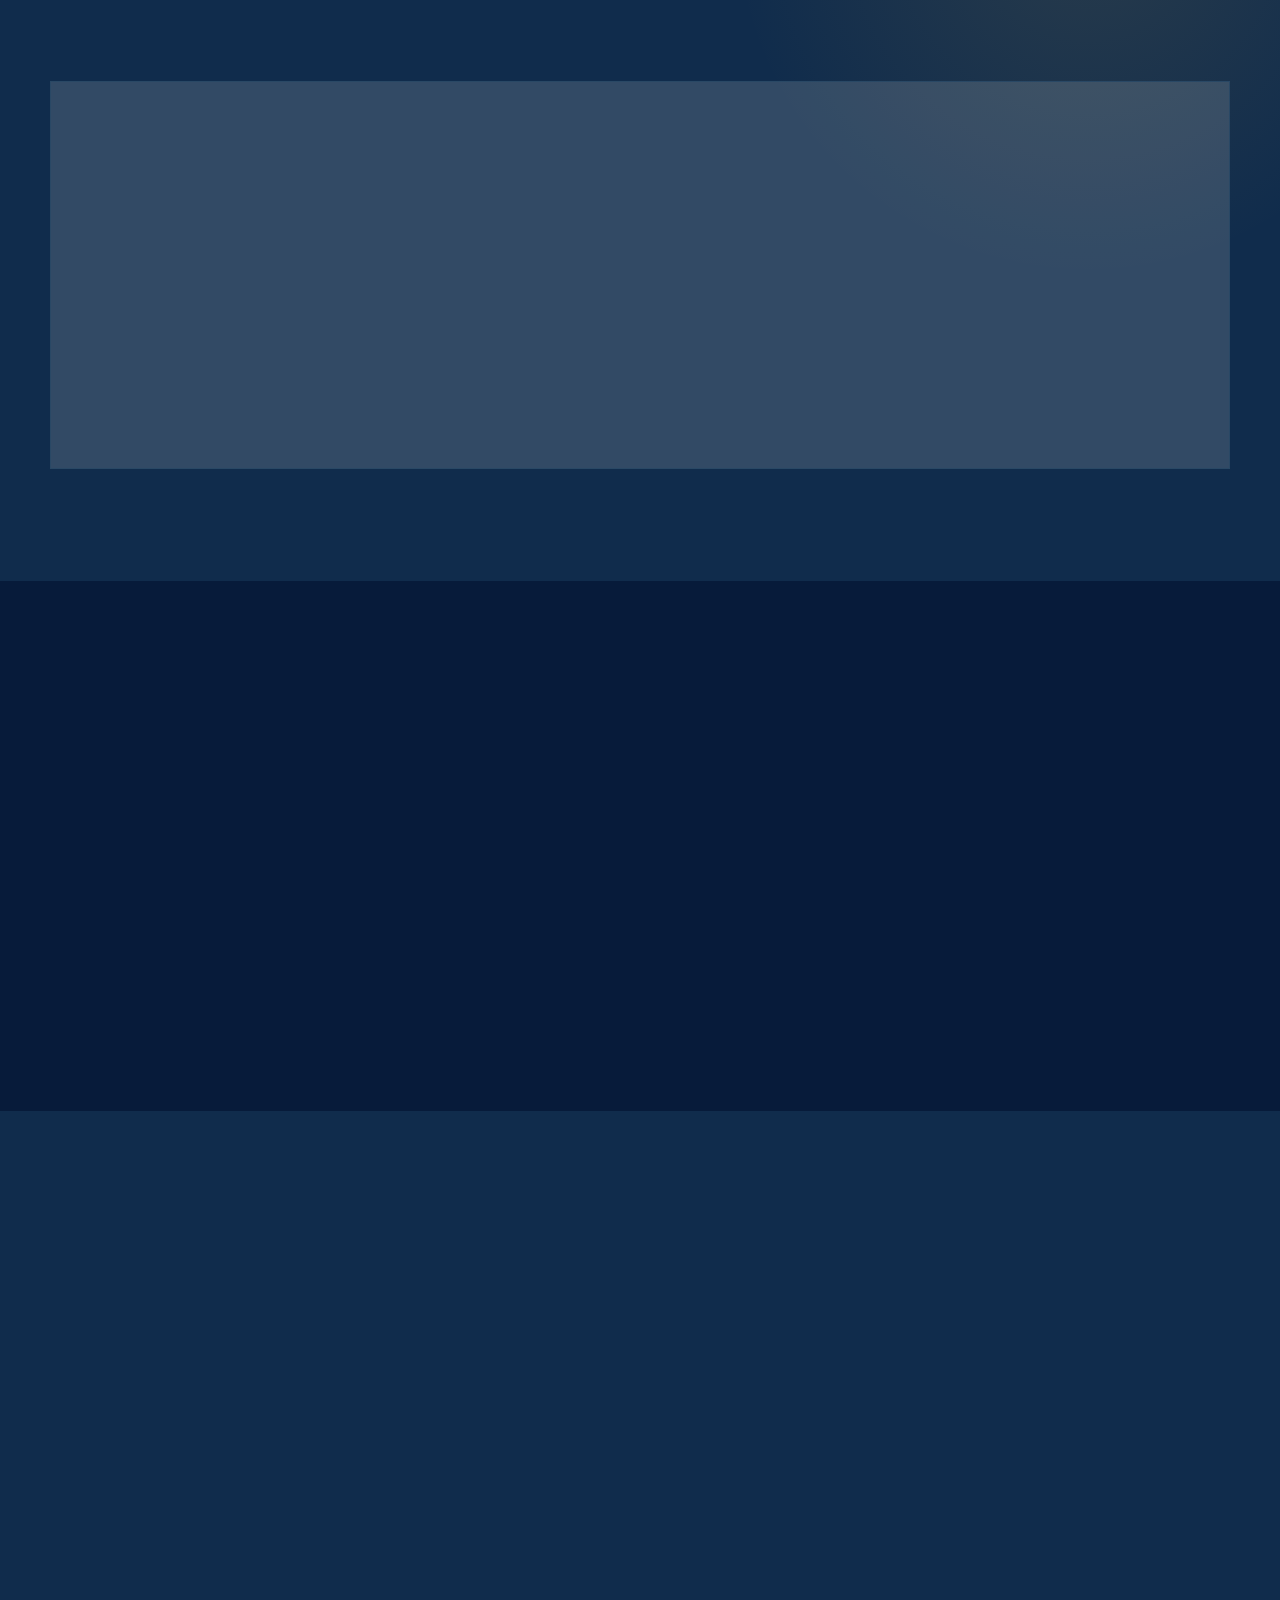
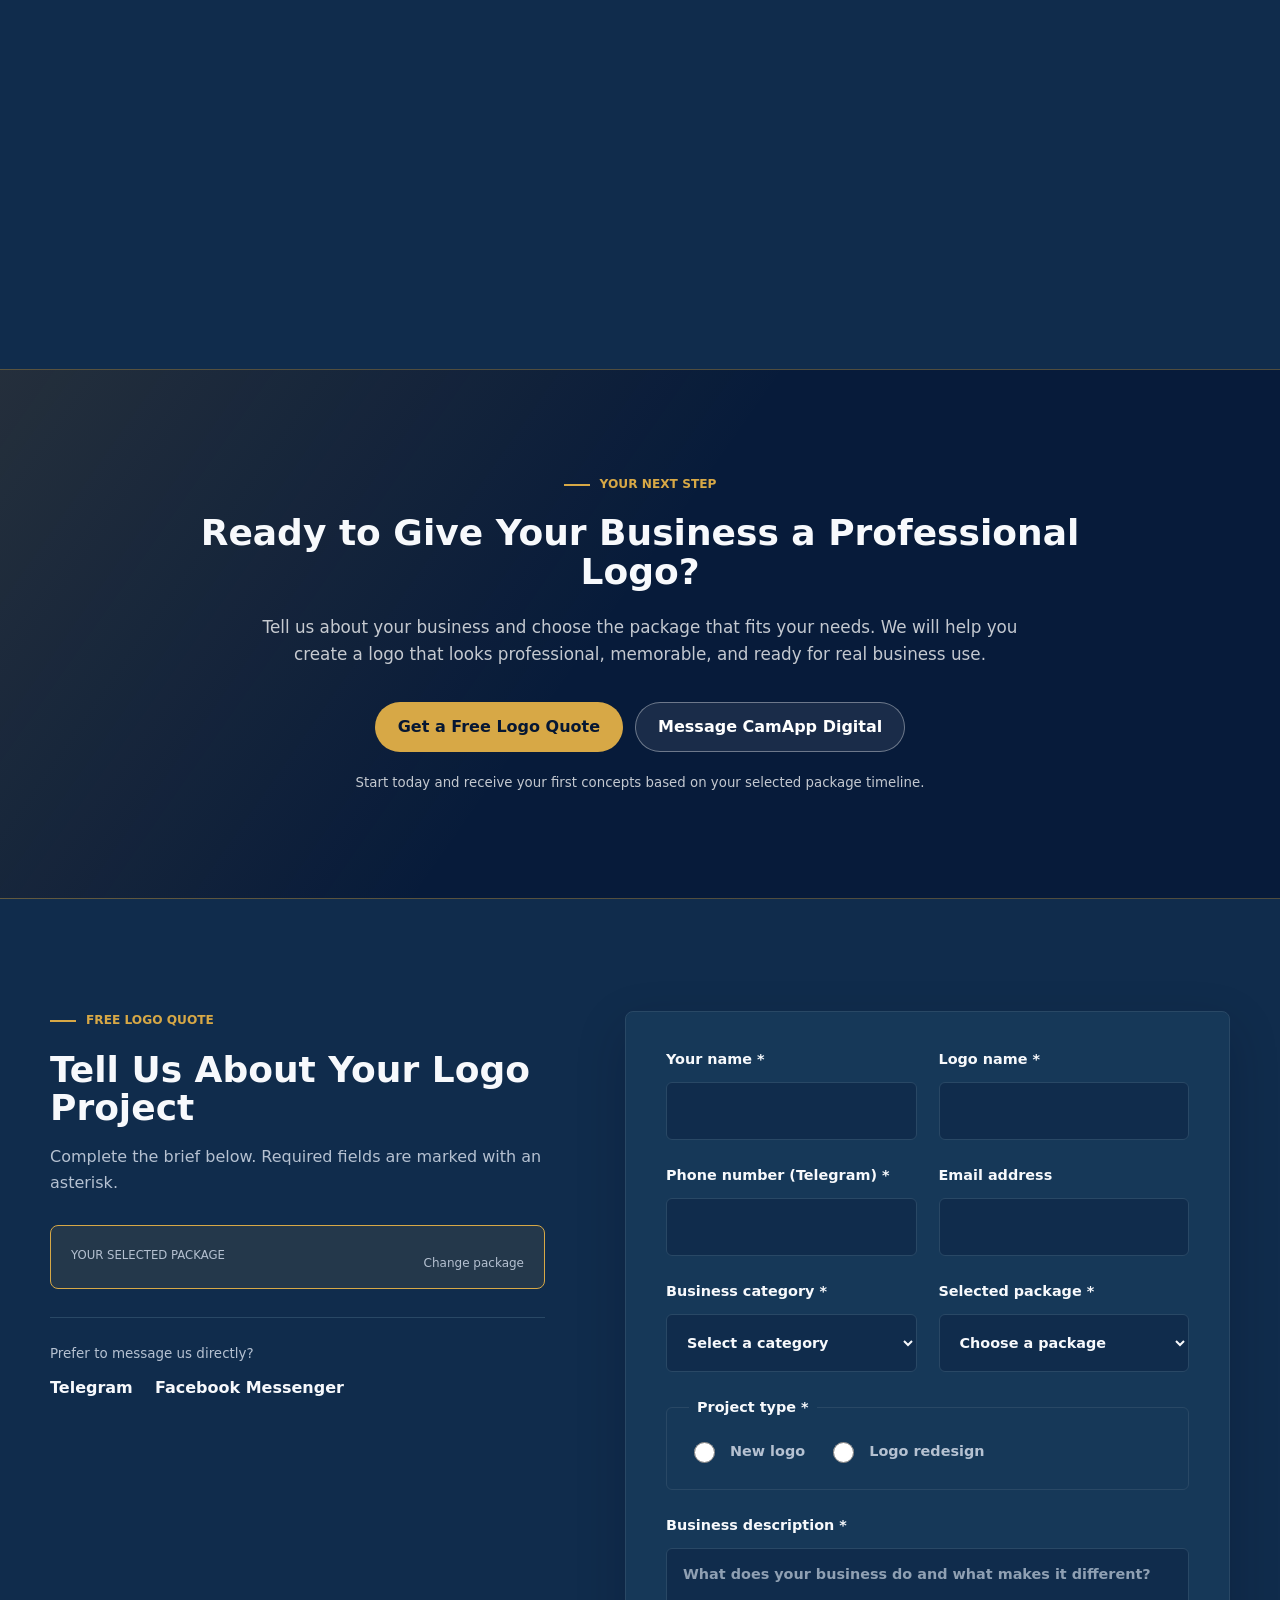
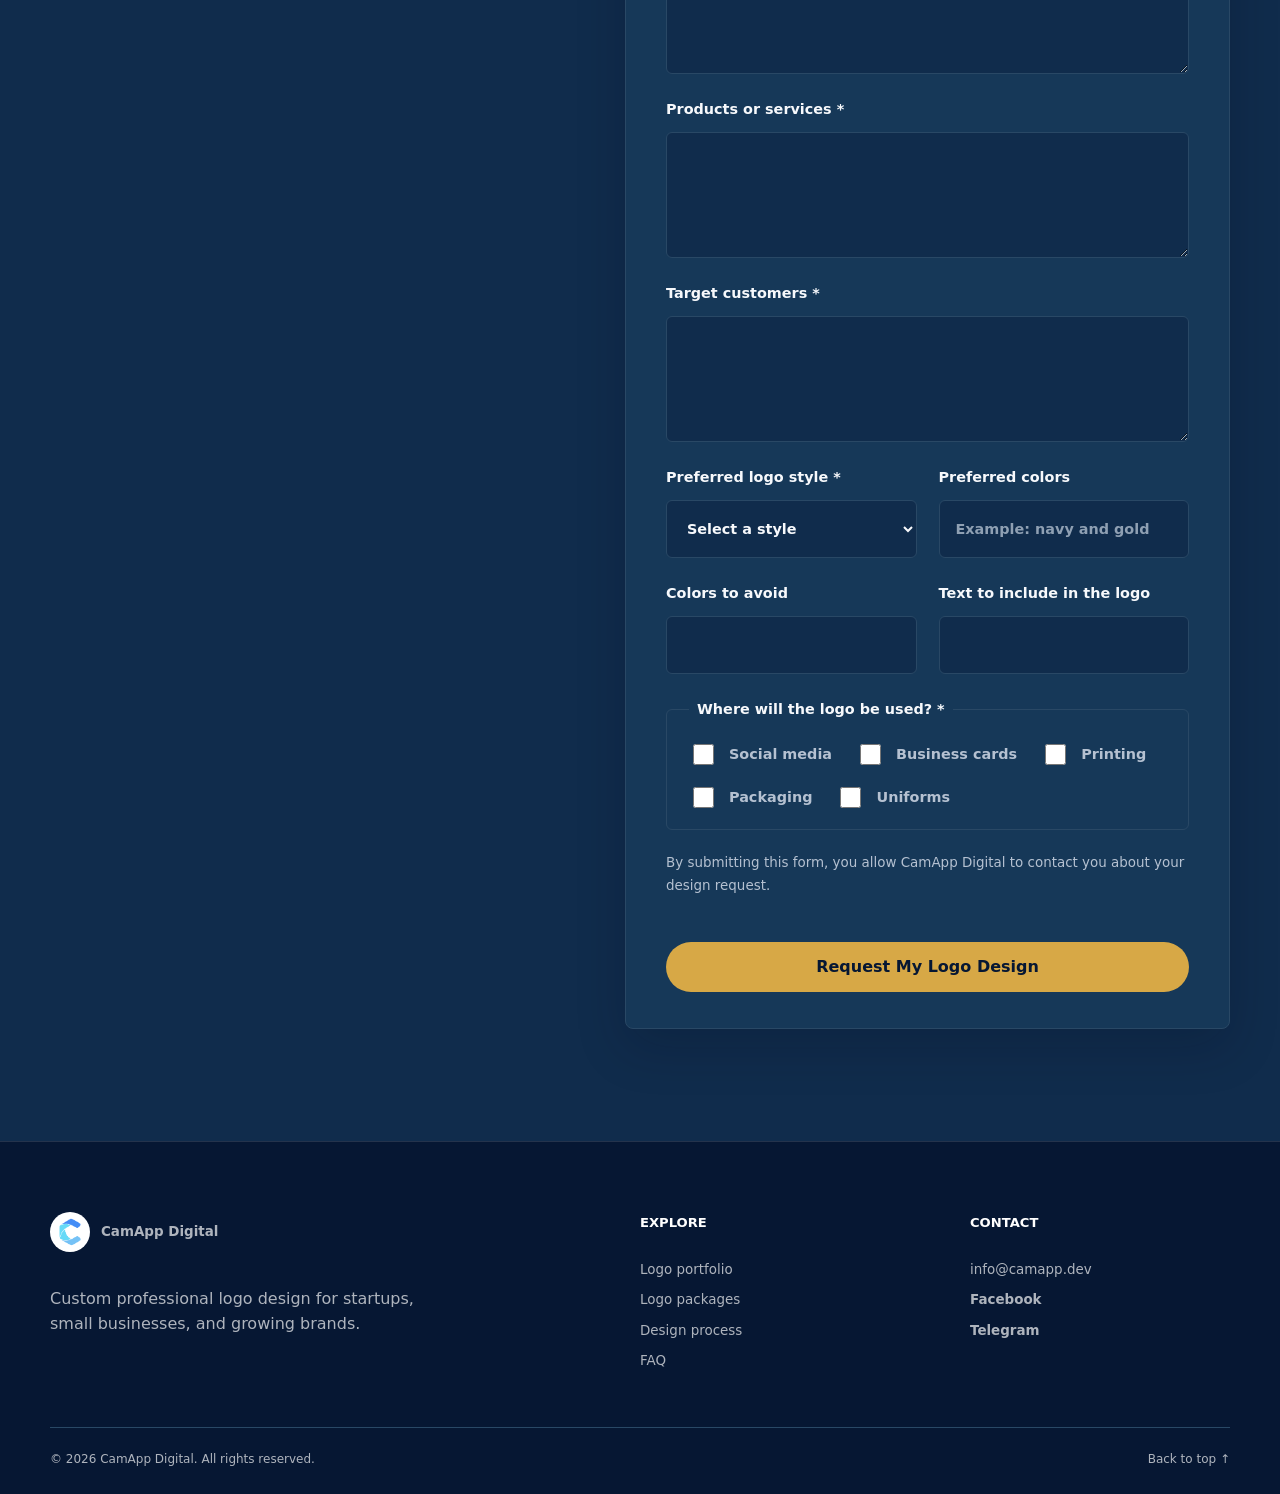
<file: logo-design/en/index.html>
<!DOCTYPE html>
<html lang="en">
  <head>
    <meta charset="UTF-8" />
    <meta name="viewport" content="width=device-width, initial-scale=1.0" />
    <meta
      name="description"
      content="Custom professional logo design by CamApp Digital for startups and small businesses. Compare logo packages, view selected work, and request a free quote."
    />
    <meta name="theme-color" content="#07131f" />
    <title>Professional Logo Design Services | CamApp Digital</title>
    <link rel="icon" href="../../assets/camapp-logo.png" />
    <link rel="preload" as="image" href="../../assets/portfolio-coffee.jpg" />
  <link rel="stylesheet" href="../../logo-design.css?v=16" />
  </head>
  <body>
    <a class="skip-link" href="#main-content">Skip to main content</a>

    <header class="site-header" data-header>
      <div class="shell nav-shell">
        <a class="brand" href="https://camapp.dev/" aria-label="Back to CamApp Digital home">
          <img src="../../assets/camapp-logo.png" alt="" width="40" height="40" />
          <span>CamApp Digital</span>
        </a>

        <button
          class="menu-button"
          type="button"
          aria-expanded="false"
          aria-controls="primary-navigation"
          aria-label="Open navigation"
          data-menu-button
        >
          <span></span><span></span><span></span>
        </button>

        <nav class="primary-nav" id="primary-navigation" aria-label="Primary navigation" data-navigation>
          <a href="#portfolio">Portfolio</a>
          <a href="#packages">Packages</a>
          <a href="#process">Process</a>
          <a href="#testimonials">Testimonials</a>
          <a href="#faq">FAQ</a>
          <a href="#inquiry">Contact</a>
          <a class="language-link" href="../">ខ្មែរ</a>
          <a class="button button-small button-accent" href="#inquiry">Get a Free Quote</a>
        </nav>
      </div>
    </header>

    <main id="main-content">
      <section class="hero" id="top" aria-labelledby="hero-title">
        <div class="hero-glow" aria-hidden="true"></div>
        <div class="shell hero-layout">
          <div class="hero-copy reveal">
            <p class="eyebrow"><span></span> Professional logo design for growing businesses</p>
            <h1 id="hero-title">Give Your Business a Logo People Remember</h1>
            <p class="hero-lead">
              CamApp Digital creates custom, professional logos that help your business look trustworthy, stand out
              from competitors, and make a strong first impression.
            </p>
            <div class="hero-actions">
              <a class="button button-accent" href="#inquiry">Get a Free Logo Quote</a>
              <a class="button button-ghost" href="#portfolio">View Our Logo Portfolio</a>
            </div>
            <p class="trust-line">
              <span>Custom design</span><span>Clear communication</span><span>Files ready for digital and print use</span>
            </p>
          </div>

          <div class="brand-showcase reveal" aria-label="Pka Romdoul Coffee logo shown on real business materials">
            <div class="showcase-label">One identity. Every touchpoint.</div>
            <img class="hero-mockup-image" src="../../assets/pka-romdoul-coffee-mockup.png" alt="Pka Romdoul Coffee logo applied to packaging, cup, signage, and shopping bag" />
          </div>
        </div>
      </section>

      <section class="proof-strip" aria-labelledby="proof-title">
        <div class="shell">
          <h2 class="sr-only" id="proof-title">CamApp Digital client results</h2>
          <div class="proof-card">
            <div class="proof-heading">
              <p class="eyebrow"><span></span> Client trust</p>
              <h2>Trusted by Growing Businesses</h2>
              <p>Businesses choose CamApp Digital for professional logo designs that are clear, memorable, and ready for real-world use.</p>
            </div>
            <div class="proof-stats" aria-label="CamApp Digital trust statistics">
              <!-- Trust values are controlled in logo-design.js. Confirm all values before publishing. -->
              <article><span aria-hidden="true"></span><strong data-stat="projects">100+</strong><p>Logo Projects Completed</p></article>
              <article><span aria-hidden="true"></span><strong data-stat="businesses">85+</strong><p>Businesses Supported</p></article>
              <article><span aria-hidden="true"></span><strong data-stat="satisfaction">99%</strong><p>Client Satisfaction Rate</p></article>
              <article><span aria-hidden="true"></span><strong data-stat="response">Within 1 Hour</strong><p>Average Response Time</p></article>
            </div>
            <div class="client-logo-showcase" aria-labelledby="selected-clients-title">
              <h3 id="selected-clients-title">Selected Clients</h3>
              <div class="client-logo-row" aria-label="Featured portfolio projects">
                <a class="client-placeholder" href="#portfolio" aria-label="View Checkin Coffee logo project"><img src="../../assets/checkin-logo.png" alt="Checkin Coffee logo" /></a>
                <a class="client-placeholder" href="#portfolio" aria-label="View Gym logo project"><img src="../../assets/gym_logo.png" alt="Gym logo" /></a>
                <a class="client-placeholder" href="#portfolio" aria-label="View Mr Dine logo project"><img src="../../assets/mr-dine-logo.png" alt="Mr Dine logo" /></a>
                <a class="client-placeholder" href="#portfolio" aria-label="View Nail Salon logo project"><img src="../../assets/nail-salon-logo.png" alt="Nail salon logo" /></a>
              </div>
              <a class="proof-portfolio-link" href="#portfolio">View Logo Portfolio <span aria-hidden="true">→</span></a>
            </div>
          </div>
        </div>
      </section>

      <section class="section problem-section" aria-labelledby="problem-title">
        <div class="shell split-layout">
          <div class="section-copy reveal">
            <p class="eyebrow"><span></span> The problem</p>
            <h2 id="problem-title">Does Your Logo Make Your Business Look Professional?</h2>
            <p class="section-lead">
              A good business can lose trust when its logo looks unclear, outdated, or unprofessional.
            </p>
            <ul class="issue-list">
              <li>The logo looks outdated or difficult to read</li>
              <li>It becomes blurry when printed or enlarged</li>
              <li>It does not represent the business clearly</li>
              <li>It does not work well on social media</li>
              <li>It changes across signs, menus, and materials</li>
              <li>Customers cannot easily remember it</li>
            </ul>
          </div>

          <div class="before-after reveal" aria-label="Comparison of a weak logo and a professional logo">
            <article class="comparison-card weak-logo">
              <span class="comparison-label">Before</span>
              <div class="comparison-logo-frame">
                <img src="../../assets/pka-romdoul-logo-before.png" alt="Pka Romdoul Coffee logo before redesign" />
              </div>
              <p>Hard to read. Inconsistent. Easy to forget.</p>
            </article>
            <div class="comparison-arrow" aria-hidden="true">→</div>
            <article class="comparison-card strong-logo">
              <span class="comparison-label">After</span>
              <div class="comparison-logo-frame">
                <img src="../../assets/pka-romdoul-logo-after.png" alt="Pka Romdoul Coffee logo after redesign" />
              </div>
              <p>Clear. Scalable. Ready for real business use.</p>
            </article>
          </div>
        </div>
      </section>

      <section class="section solution-section" aria-labelledby="solution-title">
        <div class="shell">
          <div class="section-heading centered reveal">
            <p class="eyebrow"><span></span> The solution</p>
            <h2 id="solution-title">A Logo Built for Real Business Use</h2>
            <p>Every logo is created around your business, your customers, and where your brand needs to appear.</p>
          </div>
          <div class="benefit-grid">
            <article class="benefit-card reveal"><span class="benefit-icon" aria-hidden="true"><svg viewBox="0 0 24 24" focusable="false"><path d="m15 4 5 5" /><path d="m14 5 5 5-9 9-5-5 9-9Z" /><path d="M4 4v4" /><path d="M2 6h4" /><path d="M19 15v4" /><path d="M17 17h4" /></svg></span><h3>Custom-made</h3><p>Built around your business, audience, and goals—not copied from a template.</p></article>
            <article class="benefit-card reveal"><span class="benefit-icon" aria-hidden="true"><svg viewBox="0 0 24 24" focusable="false"><path d="M2.5 12s3.5-6 9.5-6 9.5 6 9.5 6-3.5 6-9.5 6-9.5-6-9.5-6Z" /><circle cx="12" cy="12" r="3" /></svg></span><h3>Easy to recognize</h3><p>A clear visual idea that customers can quickly understand and remember.</p></article>
            <article class="benefit-card reveal"><span class="benefit-icon" aria-hidden="true"><svg viewBox="0 0 24 24" focusable="false"><path d="M8 3H3v5" /><path d="M3 3l6 6" /><path d="M16 3h5v5" /><path d="m21 3-6 6" /><path d="M8 21H3v-5" /><path d="m3 21 6-6" /><path d="M16 21h5v-5" /><path d="m21 21-6-6" /></svg></span><h3>Clear at every size</h3><p>Designed to stay readable on profile images, labels, signs, and large banners.</p></article>
            <article class="benefit-card reveal"><span class="benefit-icon" aria-hidden="true"><svg viewBox="0 0 24 24" focusable="false"><rect x="3" y="4" width="13" height="10" rx="2" /><path d="M8 20h5" /><path d="M10.5 14v6" /><rect x="17" y="9" width="4" height="11" rx="1.5" /></svg></span><h3>Ready for digital use</h3><p>Prepared for social media, websites, online profiles, and everyday sharing.</p></article>
            <article class="benefit-card reveal"><span class="benefit-icon" aria-hidden="true"><svg viewBox="0 0 24 24" focusable="false"><path d="M6 9V3h12v6" /><path d="M6 18H4a2 2 0 0 1-2-2v-5a2 2 0 0 1 2-2h16a2 2 0 0 1 2 2v5a2 2 0 0 1-2 2h-2" /><path d="M6 14h12v7H6z" /><path d="M18 12h.01" /></svg></span><h3>Ready for print</h3><p>Suitable for business cards, packaging, menus, uniforms, and signage.</p></article>
            <article class="benefit-card reveal"><span class="benefit-icon" aria-hidden="true"><svg viewBox="0 0 24 24" focusable="false"><path d="M3 17 9 11l4 4 8-8" /><path d="M14 7h7v7" /></svg></span><h3>Built to grow</h3><p>Flexible in full color, black, and white as your business expands.</p></article>
          </div>
          <div class="centered-action reveal"><a class="button button-accent" href="#packages">View Logo Packages</a></div>
        </div>
      </section>

      <section class="section portfolio-section" id="portfolio" aria-labelledby="portfolio-title">
        <div class="shell">
          <div class="section-heading reveal">
            <p class="eyebrow"><span></span> Selected logo work</p>
            <h2 id="portfolio-title">Logos Made to Work Beyond the Screen</h2>
            <p>Explore selected CamApp Digital projects by business category.</p>
          </div>

          <div class="filter-bar" role="group" aria-label="Filter portfolio projects" data-filters>
          </div>

          <div class="portfolio-grid" data-portfolio-grid>
          </div>
        </div>
      </section>

      <section class="section package-section" id="packages" aria-labelledby="packages-title">
        <div class="shell">
          <div class="section-heading centered reveal">
            <p class="eyebrow"><span></span> Clear logo packages</p>
            <h2 id="packages-title">Choose the Right Level of Creative Support</h2>
            <p>Transparent deliverables, practical timelines, and no unrelated services.</p>
          </div>

          <div class="package-grid">
            <article class="package-card reveal" data-package-card="Basic Package">
              <div class="package-top">
                <p class="package-name">Basic Package</p>
                <div class="price-row"><span class="old-price">$98</span><strong>$49</strong></div>
                <p>New and small businesses that mainly need a logo for social media and online use.</p>
              </div>
              <ul class="check-list">
                <li>3 logo concepts</li><li>2 rounds of revisions</li><li>1 designer</li>
                <li>Delivery within 2–3 business days</li><li>High-resolution PNG and JPEG files</li>
              </ul>
              <button class="button button-outline package-select" type="button" data-package="Basic Package" data-price="$49">Choose Basic — $49</button>
              <p class="package-trust">Clear scope · Organized final files</p>
            </article>

            <article class="package-card featured-package reveal" data-package-card="Standard Package">
              <span class="popular-badge">Most Popular</span>
              <div class="package-top">
                <p class="package-name">Standard Package</p>
                <div class="price-row"><span class="old-price">$158</span><strong>$79</strong></div>
                <p>Businesses that need a professional logo for social media, printing, banners, cards, and signage.</p>
              </div>
              <ul class="check-list">
                <li>6 logo concepts</li><li>5 rounds of revisions</li><li>2 designers</li>
                <li>Delivery within 2–3 business days</li><li>High-resolution PNG and JPEG files</li>
                <li>Vector files in AI and PDF formats</li>
              </ul>
              <button class="button button-accent package-select" type="button" data-package="Standard Package" data-price="$79">Choose Standard — $79</button>
              <p class="package-trust">Best overall value · Print and digital ready</p>
            </article>

            <article class="package-card reveal" data-package-card="Premium Package">
              <div class="package-top">
                <p class="package-name">Premium Package</p>
                <div class="price-row"><strong>$229</strong></div>
                <p>Businesses that want more creative options, revisions, and complete professional logo files.</p>
              </div>
              <ul class="check-list">
                <li>Unlimited logo concepts</li><li>Unlimited revisions</li><li>3 designers</li>
                <li>Delivery within 4–5 business days</li><li>High-resolution PNG and JPEG files</li>
                <li>Vector files in AI, PDF, EPS, and SVG formats</li>
              </ul>
              <button class="button button-outline package-select" type="button" data-package="Premium Package" data-price="$229">Choose Premium — $229</button>
              <p class="package-trust">Maximum flexibility · Complete file set</p>
            </article>
          </div>

          <p class="package-note reveal">
            Delivery time begins after the client submits the completed logo brief and confirms the project. Revisions
            apply to the selected design direction.
          </p>
        </div>
      </section>

      <section class="section comparison-section" aria-labelledby="comparison-title">
        <div class="shell">
          <div class="section-heading reveal">
            <p class="eyebrow"><span></span> Compare packages</p>
            <h2 id="comparison-title">Everything Side by Side</h2>
          </div>
          <div class="table-scroll reveal" tabindex="0" aria-label="Scrollable package comparison">
            <table>
              <thead><tr><th scope="col">Feature</th><th scope="col">Basic</th><th class="popular-column" scope="col">Standard</th><th scope="col">Premium</th></tr></thead>
              <tbody>
                <tr><th scope="row">Price</th><td>$49</td><td class="popular-column">$79</td><td>$229</td></tr>
                <tr><th scope="row">Concepts</th><td>3</td><td class="popular-column">6</td><td>Unlimited</td></tr>
                <tr><th scope="row">Revisions</th><td>2 rounds</td><td class="popular-column">5 rounds</td><td>Unlimited</td></tr>
                <tr><th scope="row">Designers</th><td>1</td><td class="popular-column">2</td><td>3</td></tr>
                <tr><th scope="row">Delivery</th><td>2–3 days</td><td class="popular-column">2–3 days</td><td>4–5 days</td></tr>
                <tr><th scope="row">High-resolution files</th><td>PNG, JPEG</td><td class="popular-column">PNG, JPEG</td><td>PNG, JPEG</td></tr>
                <tr><th scope="row">Vector files</th><td>—</td><td class="popular-column">AI, PDF</td><td>AI, PDF, EPS, SVG</td></tr>
                <tr><th scope="row">Recommended use</th><td>Online use</td><td class="popular-column">Online + print</td><td>Complete flexibility</td></tr>
              </tbody>
            </table>
          </div>
        </div>
      </section>

      <section class="section why-section" aria-labelledby="why-title">
        <div class="shell">
          <div class="section-heading centered reveal">
            <p class="eyebrow"><span></span> Why CamApp Digital</p>
            <h2 id="why-title">Professional Logo Design Without a Complicated Process</h2>
          </div>
          <div class="compact-benefits">
            <article class="reveal"><span>01</span><h3>Custom concepts</h3><p>Directions shaped around your brief.</p></article>
            <article class="reveal"><span>02</span><h3>Professional quality</h3><p>Thoughtful design and presentation.</p></article>
            <article class="reveal"><span>03</span><h3>Clear communication</h3><p>Simple updates and useful guidance.</p></article>
            <article class="reveal"><span>04</span><h3>Fast delivery</h3><p>Timelines shown before you begin.</p></article>
            <article class="reveal"><span>05</span><h3>Revision support</h3><p>Structured feedback on one direction.</p></article>
            <article class="reveal"><span>06</span><h3>Business-ready files</h3><p>Prepared for the intended use.</p></article>
            <article class="reveal"><span>07</span><h3>Affordable packages</h3><p>Clear choices for different needs.</p></article>
            <article class="reveal"><span>08</span><h3>Simple process</h3><p>Five steps from brief to delivery.</p></article>
          </div>
        </div>
      </section>

      <section class="section process-section" id="process" aria-labelledby="process-title">
        <div class="shell">
          <div class="section-heading reveal">
            <p class="eyebrow"><span></span> Logo design process</p>
            <h2 id="process-title">From Business Brief to Final Logo</h2>
          </div>
          <ol class="process-timeline">
            <li class="reveal"><span>1</span><div><h3>Tell us about your business</h3><p>Complete a short logo design brief.</p></div></li>
            <li class="reveal"><span>2</span><div><h3>Choose your package</h3><p>Select Basic, Standard, or Premium.</p></div></li>
            <li class="reveal"><span>3</span><div><h3>Receive your first concepts</h3><p>Review logo ideas prepared for your business.</p></div></li>
            <li class="reveal"><span>4</span><div><h3>Request revisions</h3><p>Share feedback and improve your selected direction.</p></div></li>
            <li class="reveal"><span>5</span><div><h3>Receive the final files</h3><p>Get the files included in your selected package.</p></div></li>
          </ol>
        </div>
      </section>

      <section class="section files-section" aria-labelledby="files-title">
        <div class="shell files-layout">
          <div class="section-copy reveal">
            <p class="eyebrow"><span></span> Final delivery</p>
            <h2 id="files-title">The Right Logo Files for Real Business Use</h2>
            <p class="section-lead">The final files depend on the selected package.</p>
            <div class="file-tags" aria-label="Possible logo deliverables">
              <span>Full color</span><span>Black</span><span>White</span><span>PNG</span><span>JPEG</span>
              <span>PDF</span><span>AI</span><span>EPS</span><span>SVG</span>
            </div>
          </div>
          <dl class="file-guide reveal">
            <div><dt>PNG</dt><dd>Transparent backgrounds and digital use</dd></div>
            <div><dt>JPEG</dt><dd>General image use and easy sharing</dd></div>
            <div><dt>PDF</dt><dd>Reliable printing and document use</dd></div>
            <div><dt>AI · EPS · SVG</dt><dd>Editable vectors that remain clear at any size</dd></div>
          </dl>
        </div>
      </section>

      <section class="section testimonial-section" id="testimonials" aria-labelledby="testimonial-title">
        <div class="shell">
          <div class="section-heading reveal">
            <p class="eyebrow"><span></span> Client feedback</p>
            <h2 id="testimonial-title">Add Verified Client Stories Here</h2>
            <p>These placeholders are ready for real reviews. No names or claims have been invented.</p>
          </div>
          <div class="testimonial-grid">
            <article class="testimonial-card reveal">
              <div class="testimonial-logo">Add final logo preview</div>
              <blockquote>“Add the client’s exact approved review here.”</blockquote>
              <div><strong>Client name</strong><span>Business name · Category</span><small>Selected package</small></div>
            </article>
            <article class="testimonial-card reveal">
              <div class="testimonial-logo">Add final logo preview</div>
              <blockquote>“Add the client’s exact approved review here.”</blockquote>
              <div><strong>Client name</strong><span>Business name · Category</span><small>Selected package</small></div>
            </article>
            <article class="testimonial-card reveal">
              <div class="testimonial-logo">Add final logo preview</div>
              <blockquote>“Add the client’s exact approved review here.”</blockquote>
              <div><strong>Client name</strong><span>Business name · Category</span><small>Selected package</small></div>
            </article>
          </div>
        </div>
      </section>

      <section class="section faq-section" id="faq" aria-labelledby="faq-title">
        <div class="shell faq-layout">
          <div class="section-heading reveal">
            <p class="eyebrow"><span></span> Questions, answered</p>
            <h2 id="faq-title">Logo Design FAQ</h2>
            <p>Still unsure which package fits? Send your business details and we will help you choose.</p>
            <a class="button button-outline" href="#inquiry">Ask About My Logo</a>
          </div>
          <div class="faq-list" data-faq-list>
            <details class="reveal"><summary>How long does logo design take?</summary><p>Basic and Standard target 2–3 business days for first delivery; Premium targets 4–5 business days. Timing starts after the completed brief and project confirmation.</p></details>
            <details class="reveal"><summary>How many logo concepts will I receive?</summary><p>Basic includes 3 concepts, Standard includes 6, and Premium includes unlimited concepts within the confirmed project scope.</p></details>
            <details class="reveal"><summary>What counts as one revision?</summary><p>One revision is one organized round of feedback applied to the selected design direction. A completely new direction may count as a new concept.</p></details>
            <details class="reveal"><summary>What files will I receive?</summary><p>Basic includes PNG and JPEG. Standard adds AI and PDF. Premium also includes EPS and SVG.</p></details>
            <details class="reveal"><summary>Can I use the logo for printing and signage?</summary><p>Yes. Standard and Premium include vector or print-ready formats recommended for large printing and signage.</p></details>
            <details class="reveal"><summary>Can you redesign my existing logo?</summary><p>Yes. Select “Logo redesign” in the inquiry form and upload your current logo as a reference.</p></details>
            <details class="reveal"><summary>Can I request specific colors?</summary><p>Yes. Tell us your preferred colors and any colors to avoid in the brief.</p></details>
            <details class="reveal"><summary>What information do you need before starting?</summary><p>We need your business name, description, audience, preferred style, colors, logo text, intended uses, and any useful references.</p></details>
            <details class="reveal"><summary>How does payment work?</summary><p>CamApp Digital will confirm the package, scope, payment terms, and start date with you before design begins.</p></details>
            <details class="reveal"><summary>Do I own the final approved logo?</summary><p>Ownership terms are confirmed with your project. Final approved logo rights are transferred after the agreed payment is completed.</p></details>
            <details class="reveal"><summary>What is the difference between PNG, JPEG, PDF, AI, EPS, and SVG?</summary><p>PNG supports transparency, JPEG is convenient for general images, PDF is useful for print, and AI, EPS, and SVG are scalable vector formats.</p></details>
            <details class="reveal"><summary>What happens after I select a package?</summary><p>The selected package appears in the inquiry form. Complete the brief, submit it, and CamApp Digital will review your request and contact you.</p></details>
          </div>
        </div>
      </section>

      <section class="final-cta" aria-labelledby="final-cta-title">
        <div class="shell final-cta-content reveal">
          <p class="eyebrow"><span></span> Your next step</p>
          <h2 id="final-cta-title">Ready to Give Your Business a Professional Logo?</h2>
          <p>Tell us about your business and choose the package that fits your needs. We will help you create a logo that looks professional, memorable, and ready for real business use.</p>
          <div class="hero-actions">
            <a class="button button-accent" href="#inquiry">Get a Free Logo Quote</a>
            <button class="button button-ghost" type="button" data-open-contact="messenger">Message CamApp Digital</button>
          </div>
          <small>Start today and receive your first concepts based on your selected package timeline.</small>
        </div>
      </section>

      <section class="section inquiry-section" id="inquiry" aria-labelledby="inquiry-title">
        <div class="shell inquiry-layout">
          <div class="inquiry-intro reveal">
            <p class="eyebrow"><span></span> Free logo quote</p>
            <h2 id="inquiry-title">Tell Us About Your Logo Project</h2>
            <p>Complete the brief below. Required fields are marked with an asterisk.</p>
            <div class="selected-package-card" data-selection-display hidden aria-live="polite">
              <span>Your selected package</span>
              <strong data-selection-name></strong>
              <em data-selection-price></em>
              <button type="button" data-clear-selection>Change package</button>
            </div>
            <div class="direct-contact">
              <p>Prefer to message us directly?</p>
              <button type="button" data-open-contact="telegram">Telegram</button>
              <button type="button" data-open-contact="messenger">Facebook Messenger</button>
            </div>
          </div>

          <div class="form-panel reveal">
            <form class="logo-form" data-logo-form novalidate>
              <div class="form-grid">
                <label>Your name *<input type="text" name="fullName" autocomplete="name" required /></label>
                <label>Logo name *<input type="text" name="businessName" autocomplete="organization" required /></label>
                <label>Phone number (Telegram) *<input type="tel" name="phone" autocomplete="tel" required /></label>
                <label>Email address<input type="email" name="email" autocomplete="email" /></label>
                <label>Business category *
                  <select name="businessCategory" required>
                    <option value="">Select a category</option><option>Food and beverage</option><option>Beauty and fashion</option>
                    <option>Real estate</option><option>Retail</option><option>Technology</option><option>Clinic or healthcare</option>
                    <option>Personal brand</option><option>Corporate business</option><option>Other</option>
                  </select>
                </label>
                <label>Selected package *
                  <select name="selectedPackage" required data-package-select>
                    <option value="">Choose a package</option><option>Basic Package — $49</option>
                    <option>Standard Package — $79</option><option>Premium Package — $229</option>
                    <option>Not sure — please recommend</option>
                  </select>
                </label>
                <fieldset class="field-wide">
                  <legend>Project type *</legend>
                  <label class="choice"><input type="radio" name="projectType" value="New logo" required /> New logo</label>
                  <label class="choice"><input type="radio" name="projectType" value="Logo redesign" required /> Logo redesign</label>
                </fieldset>
                <label class="field-wide">Business description *<textarea name="businessDescription" rows="4" required placeholder="What does your business do and what makes it different?"></textarea></label>
                <label class="field-wide">Products or services *<textarea name="productsServices" rows="3" required></textarea></label>
                <label class="field-wide">Target customers *<textarea name="targetCustomers" rows="3" required></textarea></label>
                <label>Preferred logo style *
                  <select name="logoStyle" required>
                    <option value="">Select a style</option><option>Modern</option><option>Minimal</option><option>Luxury</option>
                    <option>Playful</option><option>Traditional</option><option>Bold</option><option>Not sure</option>
                  </select>
                </label>
                <label>Preferred colors<input type="text" name="preferredColors" placeholder="Example: navy and gold" /></label>
                <label>Colors to avoid<input type="text" name="colorsAvoid" /></label>
                <label>Text to include in the logo<input type="text" name="logoText" /></label>
                <fieldset class="field-wide">
                  <legend>Where will the logo be used? *</legend>
                  <div class="choice-grid">
                    <label class="choice"><input type="checkbox" name="logoUse" value="Social media" /> Social media</label>
                    <label class="choice"><input type="checkbox" name="logoUse" value="Business cards" /> Business cards</label>
                    <label class="choice"><input type="checkbox" name="logoUse" value="Printing" /> Printing</label>
                    <label class="choice"><input type="checkbox" name="logoUse" value="Packaging" /> Packaging</label>
                    <label class="choice"><input type="checkbox" name="logoUse" value="Uniforms" /> Uniforms</label>
                  </div>
                  <span class="field-error" data-use-error>Please choose at least one use.</span>
                </fieldset>
              </div>
              <p class="form-consent-note">
                By submitting this form, you allow CamApp Digital to contact you about your design request.
              </p>
              <div class="form-status" data-form-status role="status" aria-live="polite"></div>
              <button class="button button-accent submit-button" type="submit">
                <span>Request My Logo Design</span><span class="button-loader" aria-hidden="true"></span>
              </button>
            </form>

            <div class="success-panel proposal-panel" data-success-panel hidden tabindex="-1">
              <div class="proposal-brand">
                <img src="../../assets/camapp-logo.png" alt="" width="42" height="42" />
                <div>
                  <span>CamApp Digital</span>
                  <small>Logo design proposal</small>
                </div>
              </div>
              <span class="success-mark" aria-hidden="true">✓</span>
              <h3 data-proposal-title>Your proposal preview is ready.</h3>
              <p data-proposal-summary>Review the proposal below, then send it to CamApp Digital on Telegram.</p>
              <div class="proposal-preview" data-proposal-preview>
                <div class="proposal-meta">
                  <span data-proposal-id></span>
                  <span data-proposal-date></span>
                </div>
                <dl class="proposal-fields" data-proposal-fields></dl>
                <div class="proposal-note">
                  CamApp Digital will review this request and confirm scope, timeline, and payment details before design begins.
                </div>
              </div>
              <div class="proposal-actions">
                <button class="button button-accent" type="button" data-send-telegram>Send to Telegram</button>
                <button class="button button-outline" type="button" data-copy-proposal>Copy Proposal</button>
                <button class="button button-ghost" type="button" data-new-inquiry>Start New Proposal</button>
              </div>
              <p class="proposal-status" data-proposal-status role="status" aria-live="polite"></p>
            </div>
          </div>
        </div>
      </section>
    </main>

    <footer class="site-footer">
      <div class="shell footer-grid">
        <div>
          <a class="brand footer-brand" href="#top"><img src="../../assets/camapp-logo.png" alt="" width="40" height="40" /><span>CamApp Digital</span></a>
          <p>Custom professional logo design for startups, small businesses, and growing brands.</p>
        </div>
        <div><h2>Explore</h2><a href="#portfolio">Logo portfolio</a><a href="#packages">Logo packages</a><a href="#process">Design process</a><a href="#faq">FAQ</a></div>
        <div><h2>Contact</h2><a href="mailto:info@camapp.dev">info@camapp.dev</a><button type="button" data-open-contact="facebook">Facebook</button><button type="button" data-open-contact="telegram">Telegram</button></div>
      </div>
      <div class="shell footer-bottom"><span>© <span data-year></span> CamApp Digital. All rights reserved.</span><a href="#top">Back to top ↑</a></div>
    </footer>

    <div class="floating-contact" aria-label="Quick contact">
      <button type="button" data-open-contact="telegram" aria-label="Message CamApp Digital on Telegram" title="Telegram">
        <svg viewBox="0 0 24 24" aria-hidden="true"><path d="M21.5 3.2 18.2 20c-.2 1.2-.9 1.5-1.9.9l-5-3.7-2.4 2.4c-.3.3-.5.5-1 .5l.4-5.1 9.3-8.4c.4-.4-.1-.6-.6-.2L5.5 13.6.6 12.1c-1.1-.3-1.1-1 .2-1.5L20 3.2c.9-.3 1.7.2 1.5 0Z"/></svg>
      </button>
      <button type="button" data-open-contact="messenger" aria-label="Message CamApp Digital on Facebook Messenger" title="Messenger">
        <svg viewBox="0 0 24 24" aria-hidden="true"><path d="M12 2C6.4 2 2 6.1 2 11.5c0 2.8 1.2 5.3 3.2 7v3.5l3-1.7c1.2.4 2.5.7 3.8.7 5.6 0 10-4.1 10-9.5S17.6 2 12 2Zm1 12.8-2.5-2.7-4.8 2.7 5.3-5.6 2.5 2.7 4.8-2.7-5.3 5.6Z"/></svg>
      </button>
    </div>

    <div class="mobile-contact-bar">
      <a href="#inquiry">Get a Free Quote</a>
      <button type="button" data-open-contact="telegram">Telegram</button>
    </div>

    <div class="contact-toast" data-contact-toast role="status" aria-live="polite" hidden>
      Contact link not configured yet. Please email info@camapp.dev.
    </div>

    <script src="../../portfolio-data.js?v=2"></script>
    <script src="../../logo-design.js?v=10"></script>
  </body>
</html>
</file>
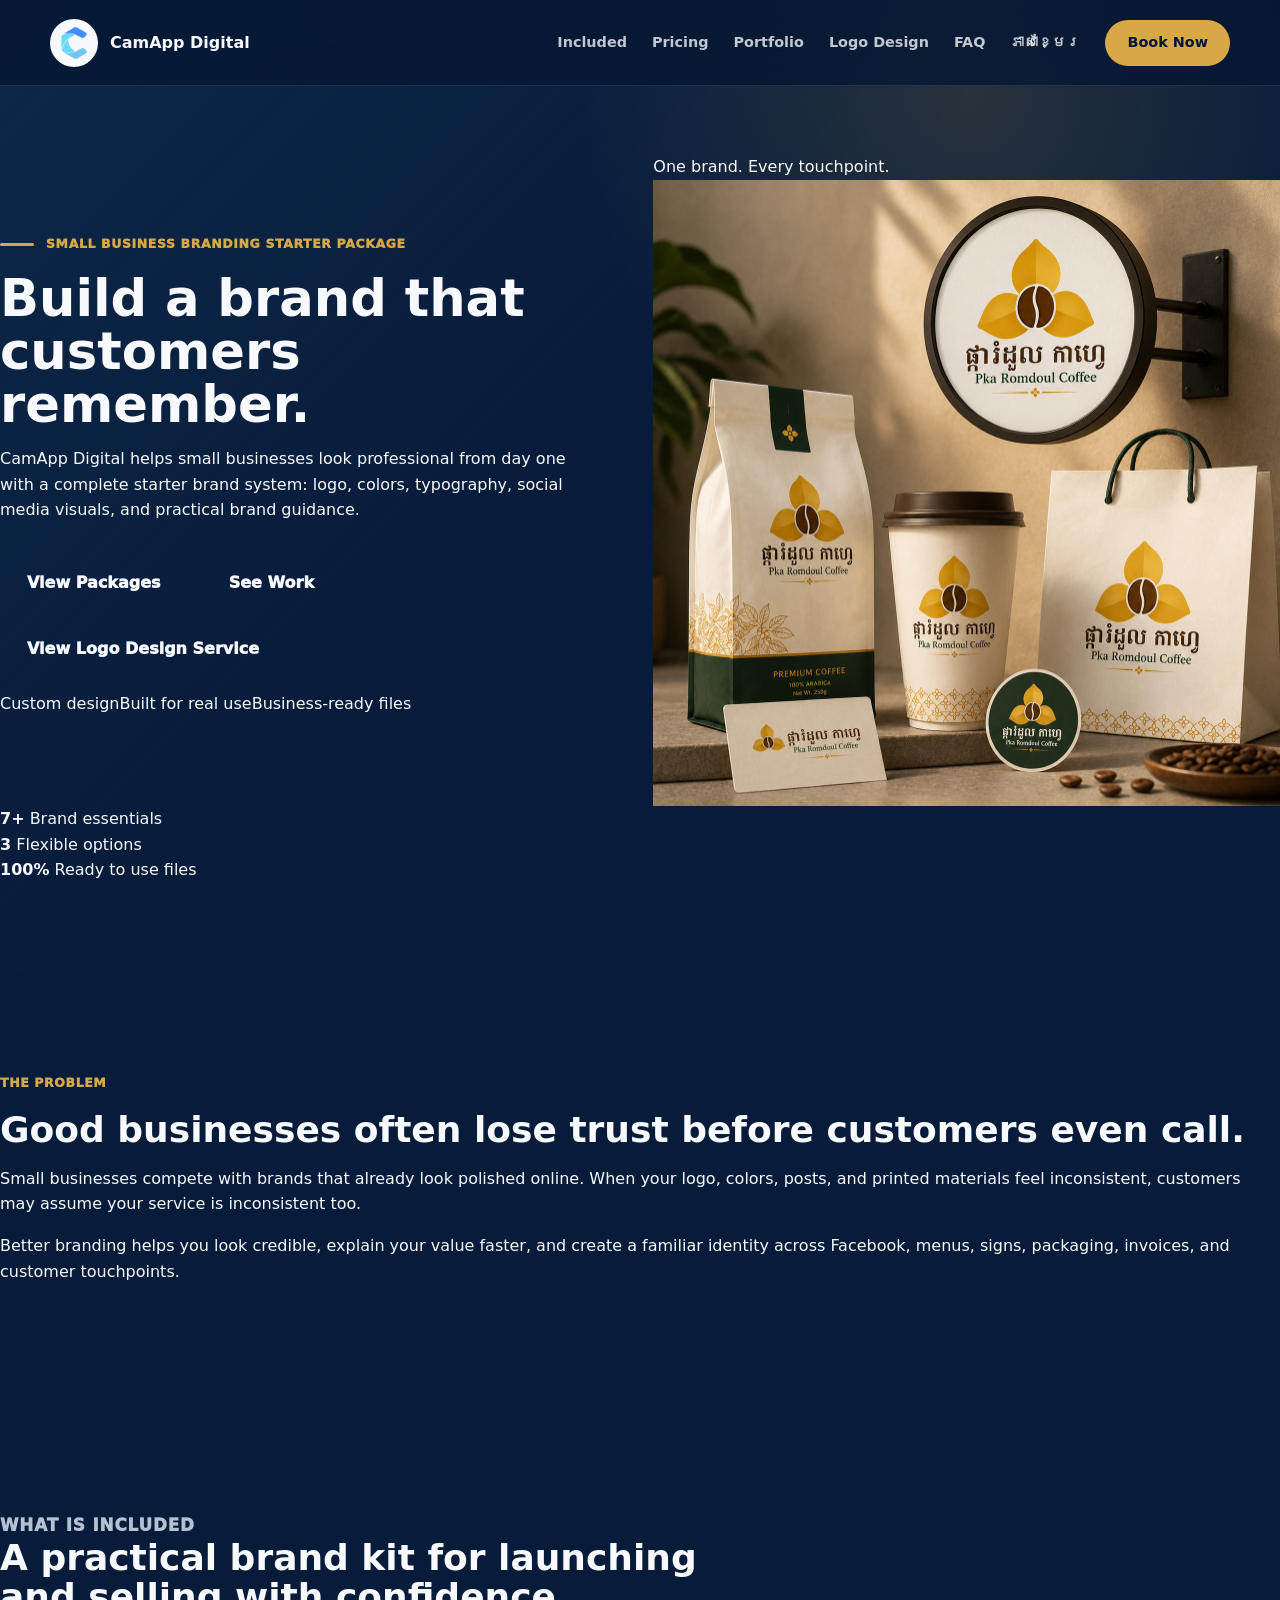
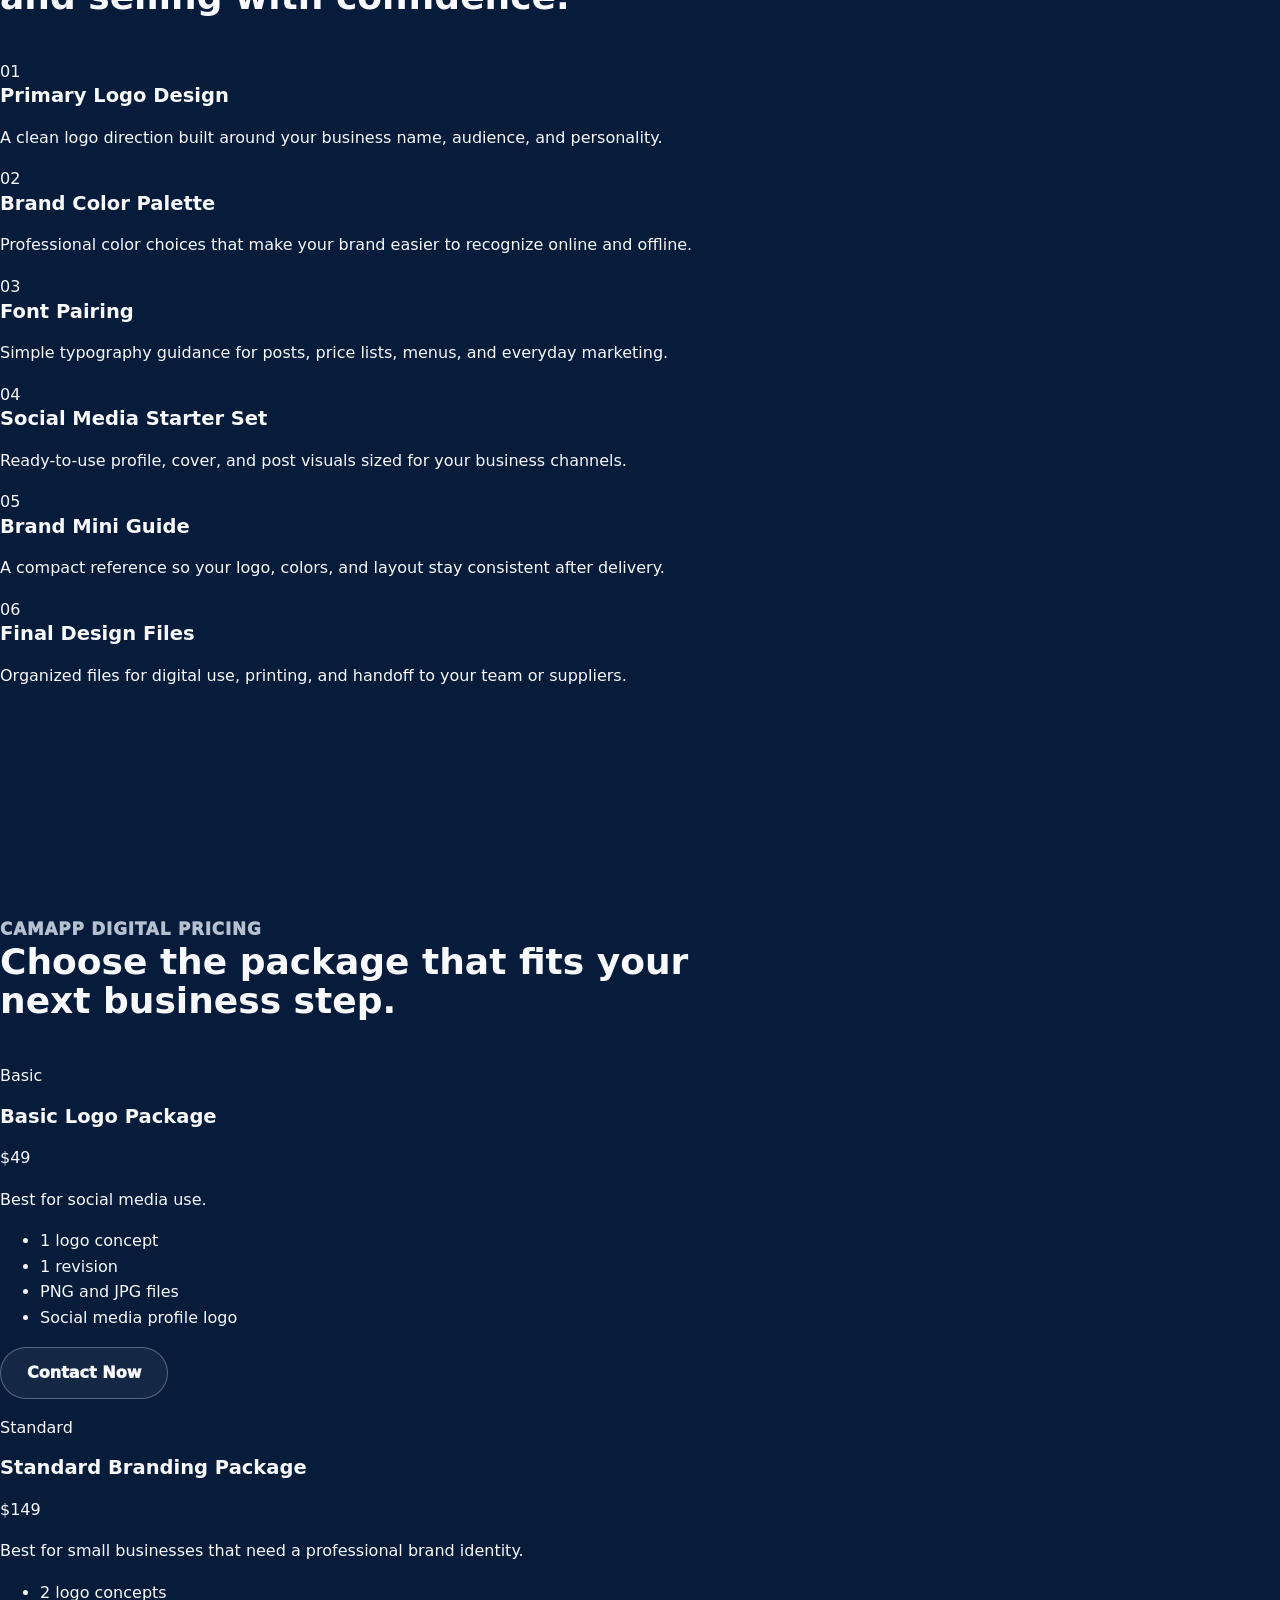
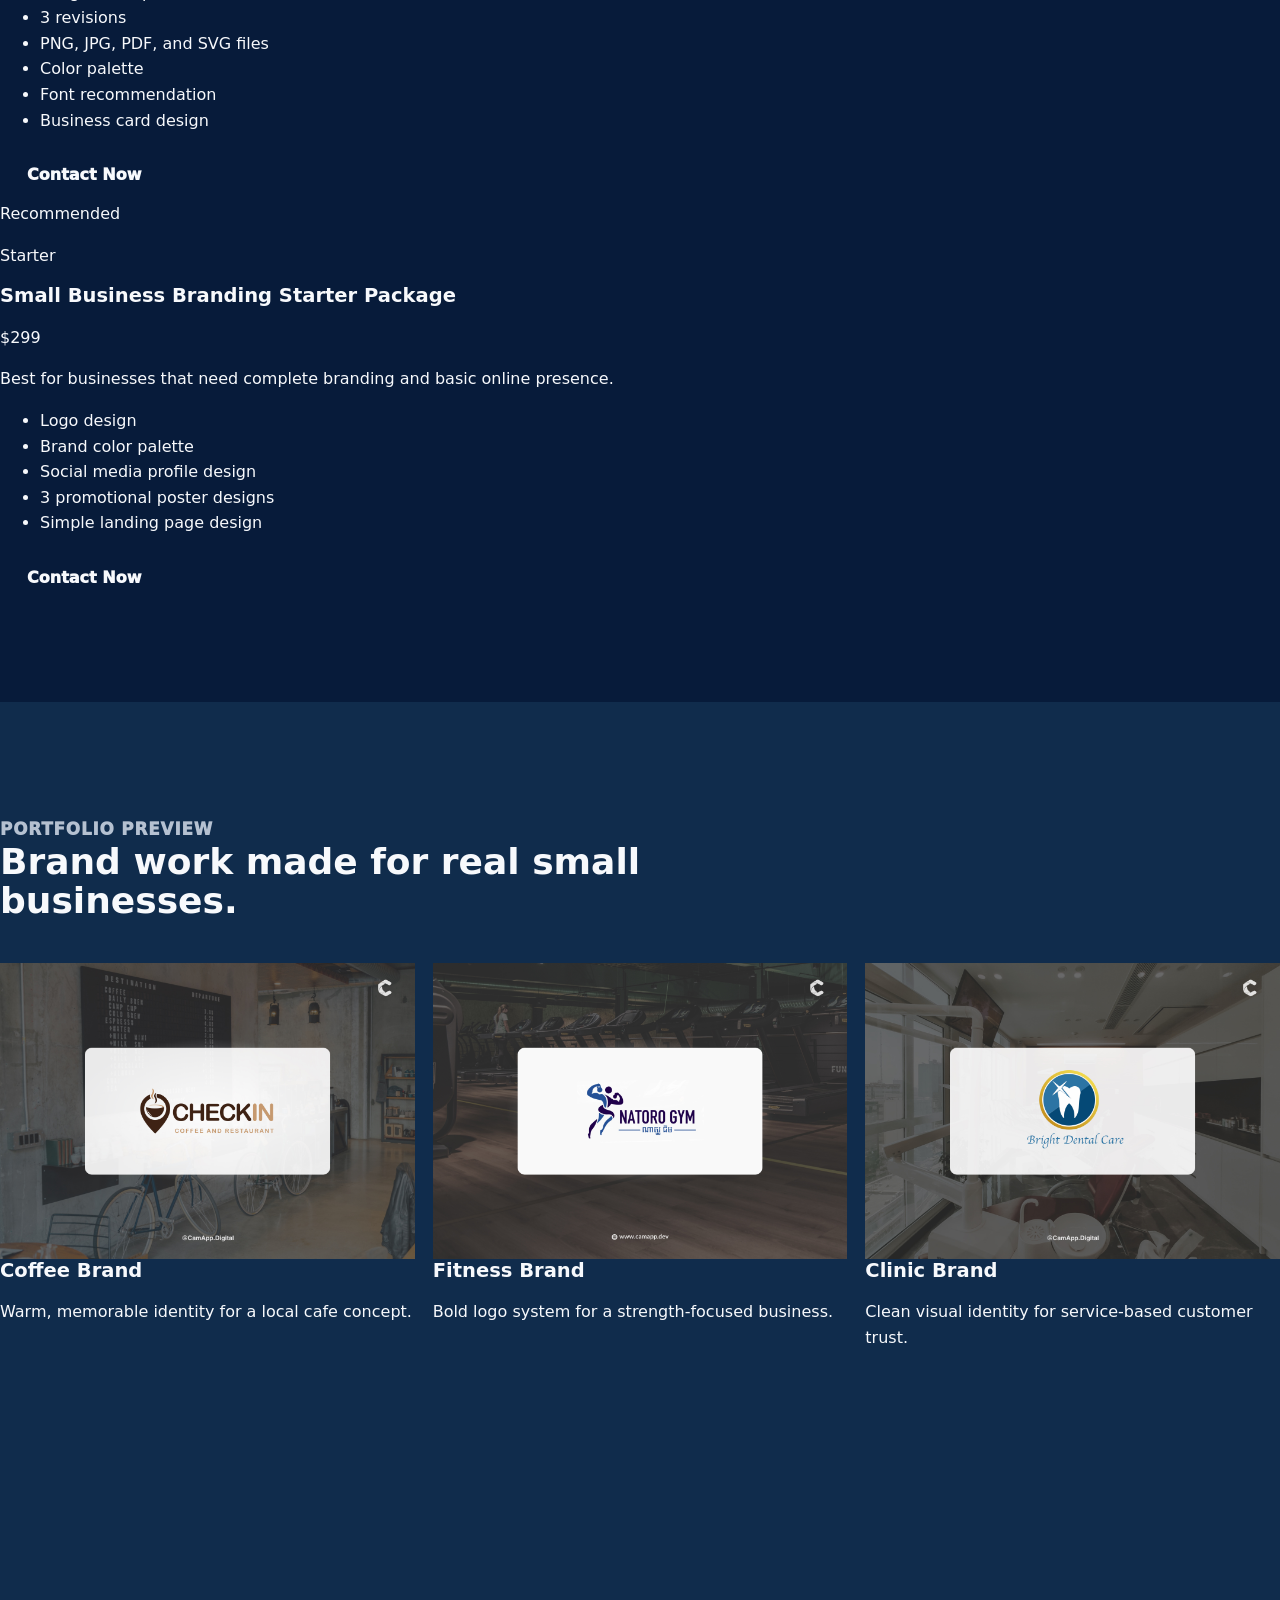
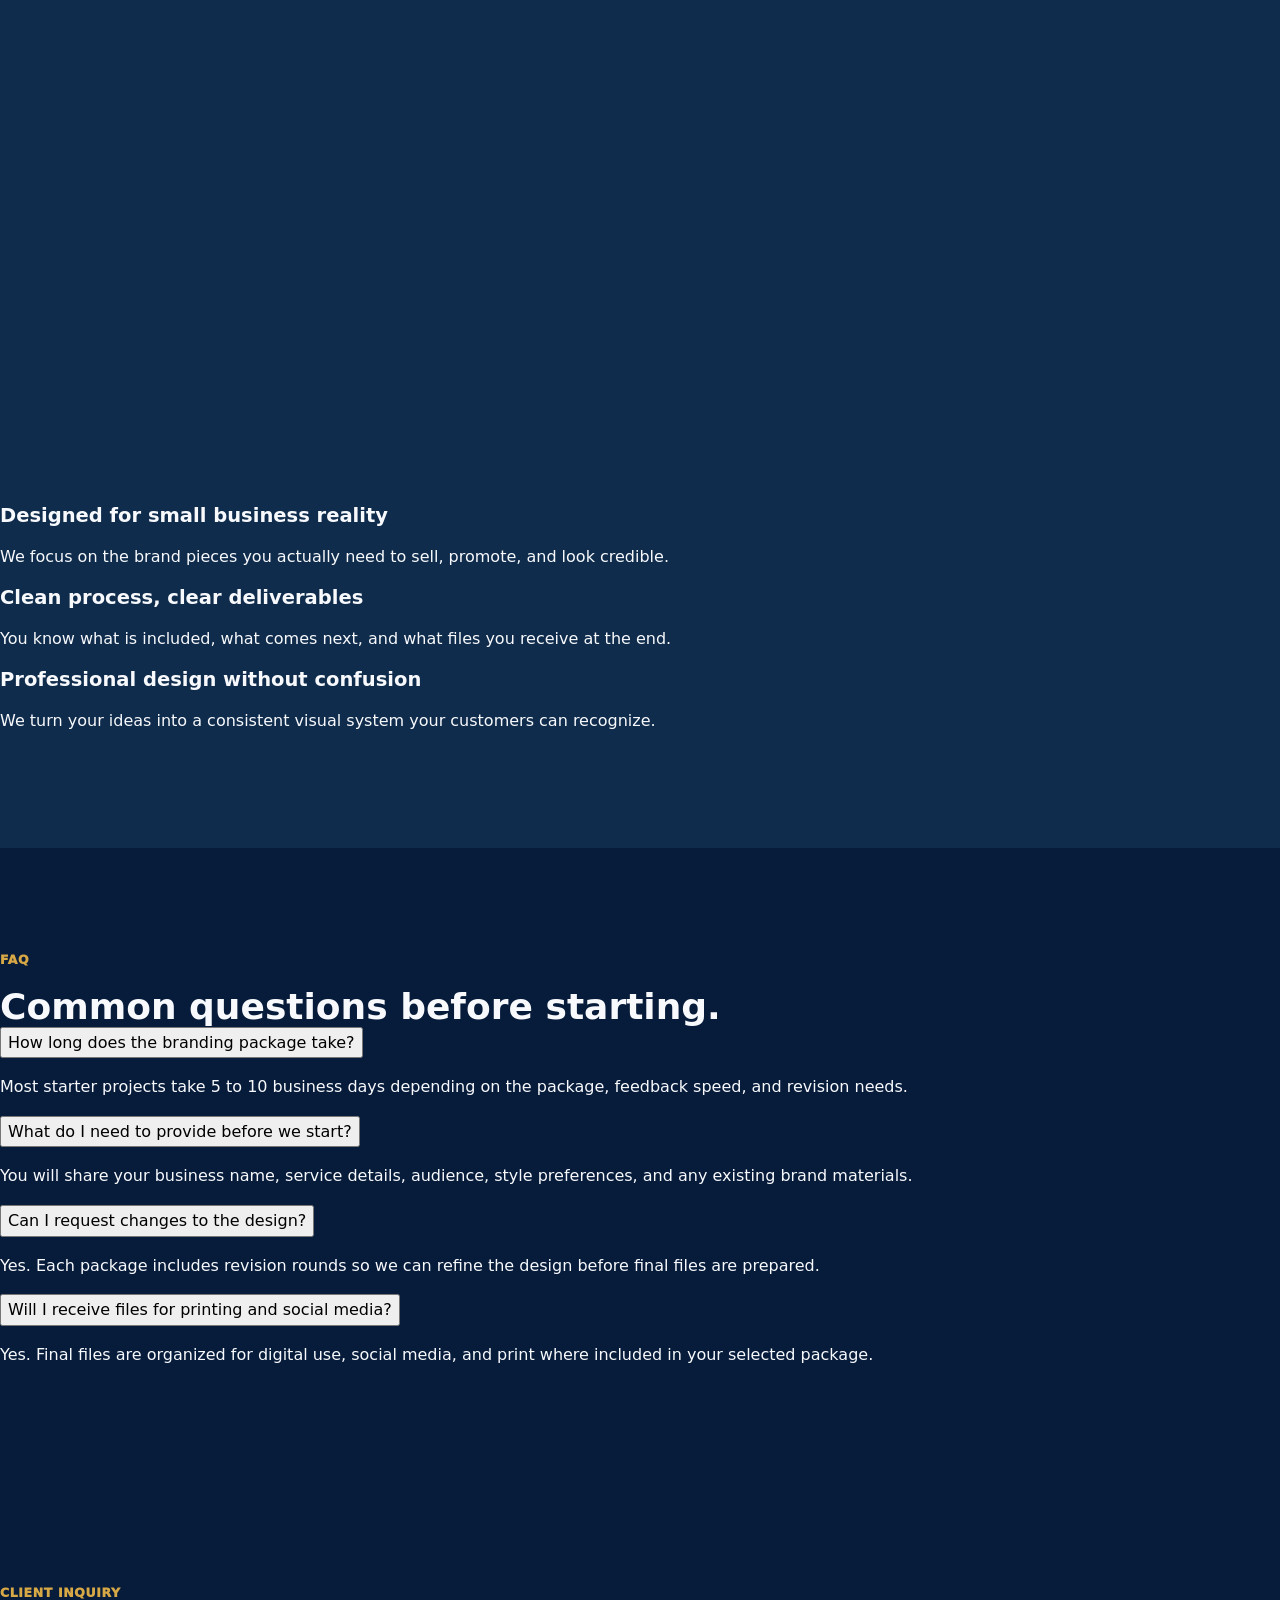
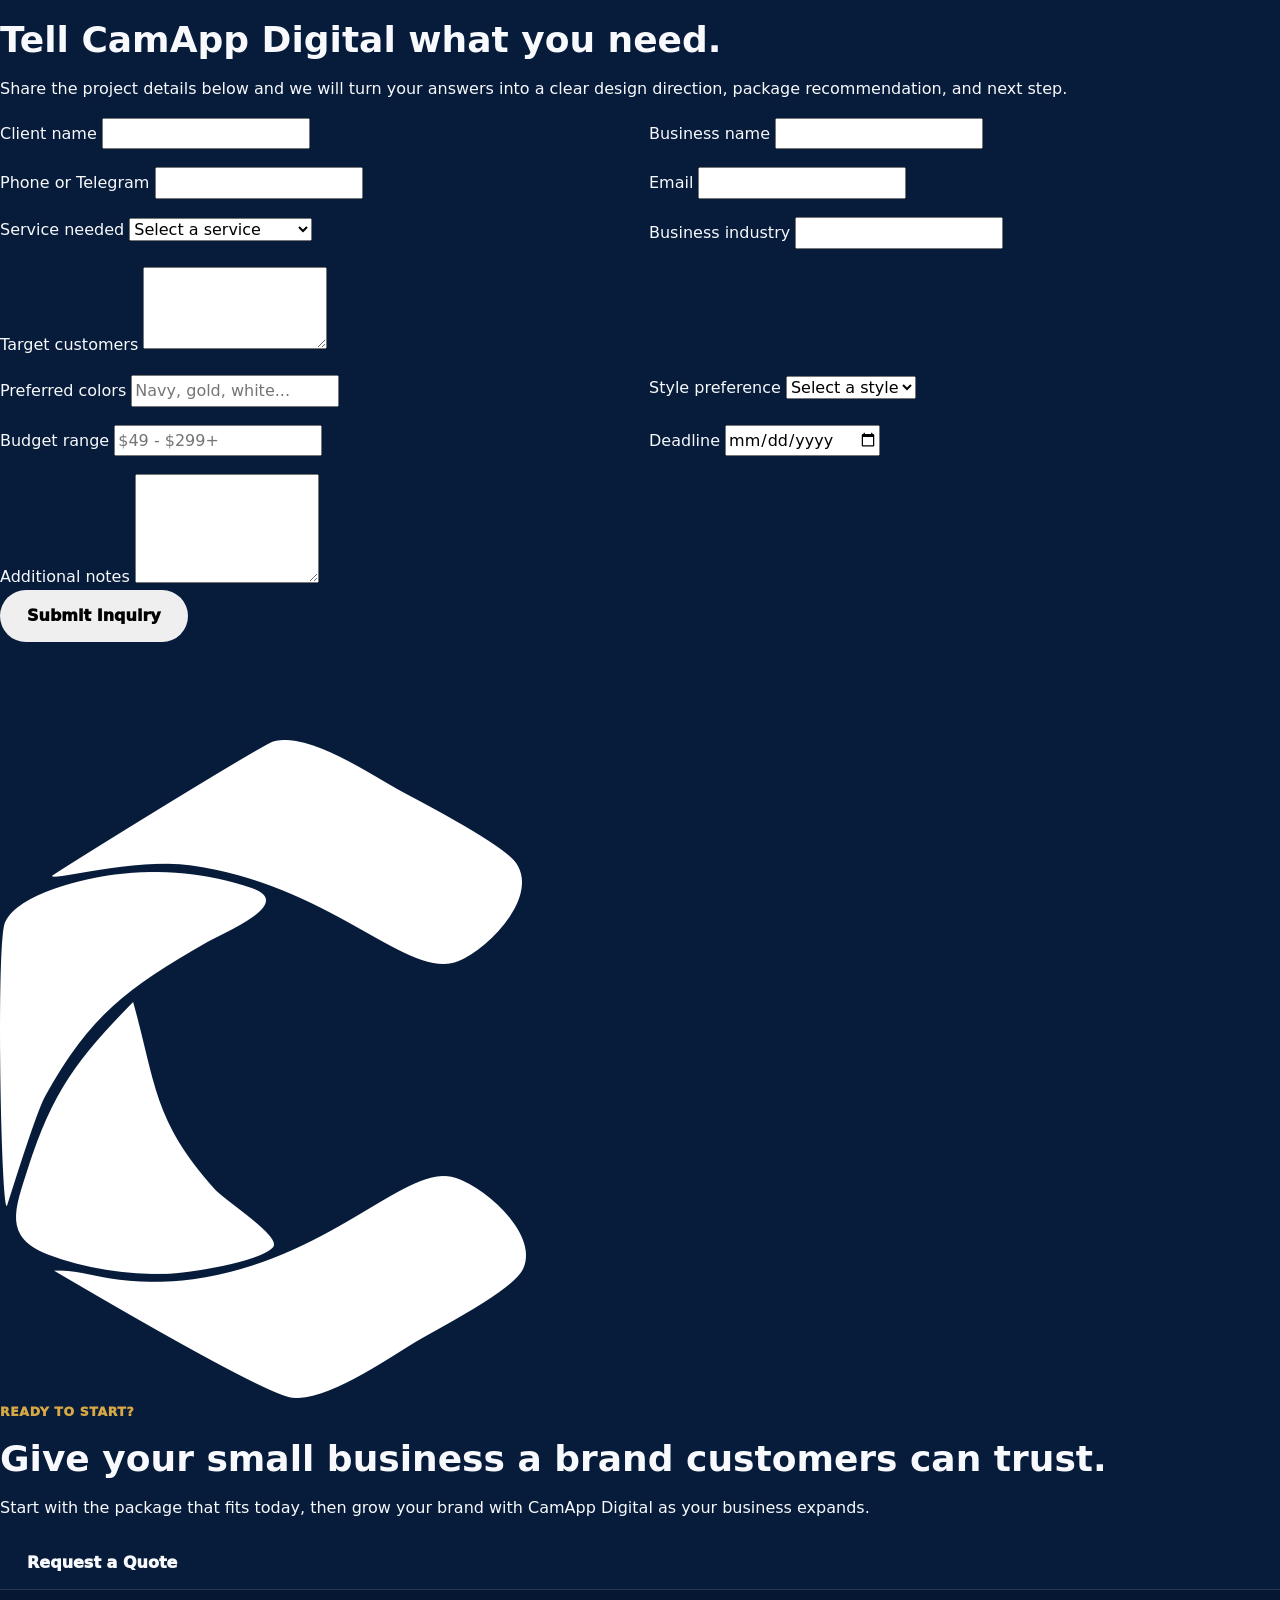
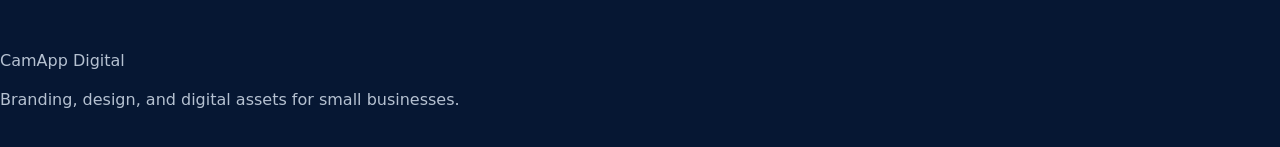
<file: english.html>
<!DOCTYPE html>
<html lang="en">
  <head>
    <meta charset="UTF-8" />
    <meta name="viewport" content="width=device-width, initial-scale=1.0" />
    <title>Small Business Branding Starter Package | CamApp Digital</title>
    <meta
      name="description"
      content="A clean, practical branding starter package for small businesses by CamApp Digital."
    />
    <link rel="icon" href="assets/camapp-logo.png" />
    <link rel="stylesheet" href="styles.css" />
  </head>
  <body>
    <header class="site-header" data-header>
      <a class="brand" href="#top" aria-label="CamApp Digital home">
        <img src="assets/camapp-logo.png" alt="CamApp Digital logo" />
        <span>CamApp Digital</span>
      </a>
      <button class="menu-toggle" type="button" aria-expanded="false" aria-controls="site-nav">
        <span></span>
        <span></span>
        <span></span>
      </button>
      <nav class="site-nav" id="site-nav">
        <a href="#included">Included</a>
        <a href="#pricing">Pricing</a>
        <a href="#portfolio">Portfolio</a>
        <a href="logo-design/en/">Logo Design</a>
        <a href="#faq">FAQ</a>
        <a class="lang-switch" href="index.html" lang="km">ភាសាខ្មែរ</a>
        <a class="nav-cta" href="#contact">Book Now</a>
      </nav>
    </header>

    <main id="top">
      <section class="hero" aria-labelledby="hero-title">
        <div class="hero-glow" aria-hidden="true"></div>
        <div class="container hero-layout">
          <div class="hero-content reveal">
            <p class="eyebrow"><span></span> Small Business Branding Starter Package</p>
            <h1 id="hero-title">Build a brand that customers remember.</h1>
            <p class="hero-copy">
              CamApp Digital helps small businesses look professional from day one with a complete starter brand system:
              logo, colors, typography, social media visuals, and practical brand guidance.
            </p>
            <div class="hero-actions">
              <a class="button button-primary" href="#pricing">View Packages</a>
              <a class="button button-secondary" href="#portfolio">See Work</a>
              <a class="button button-secondary" href="logo-design/en/">View Logo Design Service</a>
            </div>
            <p class="trust-line">
              <span>Custom design</span><span>Built for real use</span><span>Business-ready files</span>
            </p>
          </div>

          <div class="brand-showcase reveal" aria-label="Business brand mockup shown on real materials">
            <div class="showcase-label">One brand. Every touchpoint.</div>
            <img class="hero-mockup-image" src="assets/pka-romdoul-coffee-mockup.png" alt="Logo mockup applied to packaging, cups, signage, and business materials" />
          </div>
        </div>
        <div class="hero-metrics" aria-label="Package highlights">
          <div>
            <strong>7+</strong>
            <span>Brand essentials</span>
          </div>
          <div>
            <strong>3</strong>
            <span>Flexible options</span>
          </div>
          <div>
            <strong>100%</strong>
            <span>Ready to use files</span>
          </div>
        </div>
      </section>

      <section class="section problem-section" aria-labelledby="problem-title">
        <div class="container two-column">
          <div class="section-intro reveal">
            <p class="eyebrow">The Problem</p>
            <h2 id="problem-title">Good businesses often lose trust before customers even call.</h2>
          </div>
          <div class="problem-copy reveal">
            <p>
              Small businesses compete with brands that already look polished online. When your logo, colors, posts,
              and printed materials feel inconsistent, customers may assume your service is inconsistent too.
            </p>
            <p>
              Better branding helps you look credible, explain your value faster, and create a familiar identity across
              Facebook, menus, signs, packaging, invoices, and customer touchpoints.
            </p>
          </div>
        </div>
      </section>

      <section class="section included-section" id="included" aria-labelledby="included-title">
        <div class="container">
          <div class="section-heading reveal">
            <p class="eyebrow">What Is Included</p>
            <h2 id="included-title">A practical brand kit for launching and selling with confidence.</h2>
          </div>
          <div class="feature-grid">
            <article class="feature-card reveal">
              <span class="feature-marker">01</span>
              <h3>Primary Logo Design</h3>
              <p>A clean logo direction built around your business name, audience, and personality.</p>
            </article>
            <article class="feature-card reveal">
              <span class="feature-marker">02</span>
              <h3>Brand Color Palette</h3>
              <p>Professional color choices that make your brand easier to recognize online and offline.</p>
            </article>
            <article class="feature-card reveal">
              <span class="feature-marker">03</span>
              <h3>Font Pairing</h3>
              <p>Simple typography guidance for posts, price lists, menus, and everyday marketing.</p>
            </article>
            <article class="feature-card reveal">
              <span class="feature-marker">04</span>
              <h3>Social Media Starter Set</h3>
              <p>Ready-to-use profile, cover, and post visuals sized for your business channels.</p>
            </article>
            <article class="feature-card reveal">
              <span class="feature-marker">05</span>
              <h3>Brand Mini Guide</h3>
              <p>A compact reference so your logo, colors, and layout stay consistent after delivery.</p>
            </article>
            <article class="feature-card reveal">
              <span class="feature-marker">06</span>
              <h3>Final Design Files</h3>
              <p>Organized files for digital use, printing, and handoff to your team or suppliers.</p>
            </article>
          </div>
        </div>
      </section>

      <section class="section pricing-section" id="pricing" aria-labelledby="pricing-title">
        <div class="container">
          <div class="section-heading reveal">
            <p class="eyebrow">CamApp Digital Pricing</p>
            <h2 id="pricing-title">Choose the package that fits your next business step.</h2>
          </div>
          <div class="pricing-grid">
            <article class="price-card reveal">
              <p class="plan-label">Basic</p>
              <h3>Basic Logo Package</h3>
              <p class="price">$49</p>
              <p class="plan-note">Best for social media use.</p>
              <ul>
                <li>1 logo concept</li>
                <li>1 revision</li>
                <li>PNG and JPG files</li>
                <li>Social media profile logo</li>
              </ul>
              <a class="button button-outline" href="#contact">Contact Now</a>
            </article>
            <article class="price-card reveal">
              <p class="plan-label">Standard</p>
              <h3>Standard Branding Package</h3>
              <p class="price">$149</p>
              <p class="plan-note">Best for small businesses that need a professional brand identity.</p>
              <ul>
                <li>2 logo concepts</li>
                <li>3 revisions</li>
                <li>PNG, JPG, PDF, and SVG files</li>
                <li>Color palette</li>
                <li>Font recommendation</li>
                <li>Business card design</li>
              </ul>
              <a class="button button-primary" href="#contact">Contact Now</a>
            </article>
            <article class="price-card featured reveal">
              <span class="recommended-badge">Recommended</span>
              <p class="plan-label">Starter</p>
              <h3>Small Business Branding Starter Package</h3>
              <p class="price">$299</p>
              <p class="plan-note">Best for businesses that need complete branding and basic online presence.</p>
              <ul>
                <li>Logo design</li>
                <li>Brand color palette</li>
                <li>Social media profile design</li>
                <li>3 promotional poster designs</li>
                <li>Simple landing page design</li>
              </ul>
              <a class="button button-primary" href="#contact">Contact Now</a>
            </article>
          </div>
        </div>
      </section>

      <section class="section portfolio-section" id="portfolio" aria-labelledby="portfolio-title">
        <div class="container">
          <div class="section-heading reveal">
            <p class="eyebrow">Portfolio Preview</p>
            <h2 id="portfolio-title">Brand work made for real small businesses.</h2>
          </div>
          <div class="portfolio-grid">
            <article class="portfolio-item reveal">
              <img src="assets/portfolio-coffee.jpg" alt="Coffee shop logo design by CamApp Digital" />
              <div>
                <h3>Coffee Brand</h3>
                <p>Warm, memorable identity for a local cafe concept.</p>
              </div>
            </article>
            <article class="portfolio-item reveal">
              <img src="assets/portfolio-gym.jpg" alt="Fitness business logo design by CamApp Digital" />
              <div>
                <h3>Fitness Brand</h3>
                <p>Bold logo system for a strength-focused business.</p>
              </div>
            </article>
            <article class="portfolio-item reveal">
              <img src="assets/portfolio-dental.jpg" alt="Dental clinic logo design by CamApp Digital" />
              <div>
                <h3>Clinic Brand</h3>
                <p>Clean visual identity for service-based customer trust.</p>
              </div>
            </article>
            <article class="portfolio-item reveal">
              <img src="assets/portfolio-nail.jpg" alt="Nail salon logo design by CamApp Digital" />
              <div>
                <h3>Beauty Brand</h3>
                <p>Soft, polished look for a salon and beauty audience.</p>
              </div>
            </article>
          </div>
        </div>
      </section>

      <section class="section why-section" aria-labelledby="why-title">
        <div class="container two-column">
          <div class="section-intro reveal">
            <p class="eyebrow">Why Choose Us</p>
            <h2 id="why-title">CamApp Digital makes branding clear, useful, and business-ready.</h2>
          </div>
          <div class="why-list reveal">
            <div>
              <h3>Designed for small business reality</h3>
              <p>We focus on the brand pieces you actually need to sell, promote, and look credible.</p>
            </div>
            <div>
              <h3>Clean process, clear deliverables</h3>
              <p>You know what is included, what comes next, and what files you receive at the end.</p>
            </div>
            <div>
              <h3>Professional design without confusion</h3>
              <p>We turn your ideas into a consistent visual system your customers can recognize.</p>
            </div>
          </div>
        </div>
      </section>

      <section class="section faq-section" id="faq" aria-labelledby="faq-title">
        <div class="container faq-layout">
          <div class="section-intro reveal">
            <p class="eyebrow">FAQ</p>
            <h2 id="faq-title">Common questions before starting.</h2>
          </div>
          <div class="faq-list reveal">
            <article class="faq-item">
              <button type="button" aria-expanded="false">
                How long does the branding package take?
                <span></span>
              </button>
              <div class="faq-answer">
                <p>Most starter projects take 5 to 10 business days depending on the package, feedback speed, and revision needs.</p>
              </div>
            </article>
            <article class="faq-item">
              <button type="button" aria-expanded="false">
                What do I need to provide before we start?
                <span></span>
              </button>
              <div class="faq-answer">
                <p>You will share your business name, service details, audience, style preferences, and any existing brand materials.</p>
              </div>
            </article>
            <article class="faq-item">
              <button type="button" aria-expanded="false">
                Can I request changes to the design?
                <span></span>
              </button>
              <div class="faq-answer">
                <p>Yes. Each package includes revision rounds so we can refine the design before final files are prepared.</p>
              </div>
            </article>
            <article class="faq-item">
              <button type="button" aria-expanded="false">
                Will I receive files for printing and social media?
                <span></span>
              </button>
              <div class="faq-answer">
                <p>Yes. Final files are organized for digital use, social media, and print where included in your selected package.</p>
              </div>
            </article>
          </div>
        </div>
      </section>

      <section class="section inquiry-section" id="contact" aria-labelledby="inquiry-title">
        <div class="container inquiry-layout">
          <div class="section-intro reveal">
            <p class="eyebrow">Client Inquiry</p>
            <h2 id="inquiry-title">Tell CamApp Digital what you need.</h2>
            <p>
              Share the project details below and we will turn your answers into a clear design direction, package recommendation, and next step.
            </p>
          </div>
          <div class="inquiry-panel reveal">
            <form class="inquiry-form" data-inquiry-form>
              <div class="form-grid">
                <label>
                  Client name
                  <input type="text" name="clientName" autocomplete="name" required />
                </label>
                <label>
                  Business name
                  <input type="text" name="businessName" autocomplete="organization" required />
                </label>
                <label>
                  Phone or Telegram
                  <input type="text" name="contactHandle" autocomplete="tel" required />
                </label>
                <label>
                  Email
                  <input type="email" name="email" autocomplete="email" required />
                </label>
                <label>
                  Service needed
                  <select name="serviceNeeded" required>
                    <option value="">Select a service</option>
                    <option>Logo design</option>
                    <option>Branding package</option>
                    <option>Website</option>
                    <option>Landing page</option>
                    <option>Poster</option>
                    <option>Social media design</option>
                  </select>
                </label>
                <label>
                  Business industry
                  <input type="text" name="industry" required />
                </label>
                <label class="field-wide">
                  Target customers
                  <textarea name="targetCustomers" rows="3" required></textarea>
                </label>
                <label>
                  Preferred colors
                  <input type="text" name="preferredColors" placeholder="Navy, gold, white..." />
                </label>
                <label>
                  Style preference
                  <select name="stylePreference" required>
                    <option value="">Select a style</option>
                    <option>Modern</option>
                    <option>Minimal</option>
                    <option>Luxury</option>
                    <option>Playful</option>
                    <option>Traditional</option>
                    <option>Bold</option>
                  </select>
                </label>
                <label>
                  Budget range
                  <input type="text" name="budgetRange" placeholder="$49 - $299+" required />
                </label>
                <label>
                  Deadline
                  <input type="date" name="deadline" required />
                </label>
                <label class="field-wide">
                  Additional notes
                  <textarea name="notes" rows="4"></textarea>
                </label>
              </div>
              <button class="button button-primary" type="submit">Submit Inquiry</button>
            </form>
            <article class="summary-card" data-inquiry-summary hidden>
              <p class="eyebrow">Thank You</p>
              <h3>We received your inquiry.</h3>
              <p>Here is a clean summary of your submitted information.</p>
              <dl class="summary-list" data-summary-list></dl>
            </article>
          </div>
        </div>
      </section>

      <section class="final-cta" id="start" aria-labelledby="cta-title">
        <div class="container final-cta-content reveal">
          <img src="assets/camapp-logo-white.png" alt="CamApp Digital" />
          <p class="eyebrow">Ready To Start?</p>
          <h2 id="cta-title">Give your small business a brand customers can trust.</h2>
          <p>
            Start with the package that fits today, then grow your brand with CamApp Digital as your business expands.
          </p>
          <a class="button button-primary" href="mailto:info@camapp.dev?subject=Small%20Business%20Branding%20Starter%20Package">
            Request a Quote
          </a>
        </div>
      </section>
    </main>

    <footer class="site-footer">
      <div class="container footer-content">
        <p>CamApp Digital</p>
        <p>Branding, design, and digital assets for small businesses.</p>
      </div>
    </footer>

    <script src="script.js"></script>
  </body>
</html>
</file>
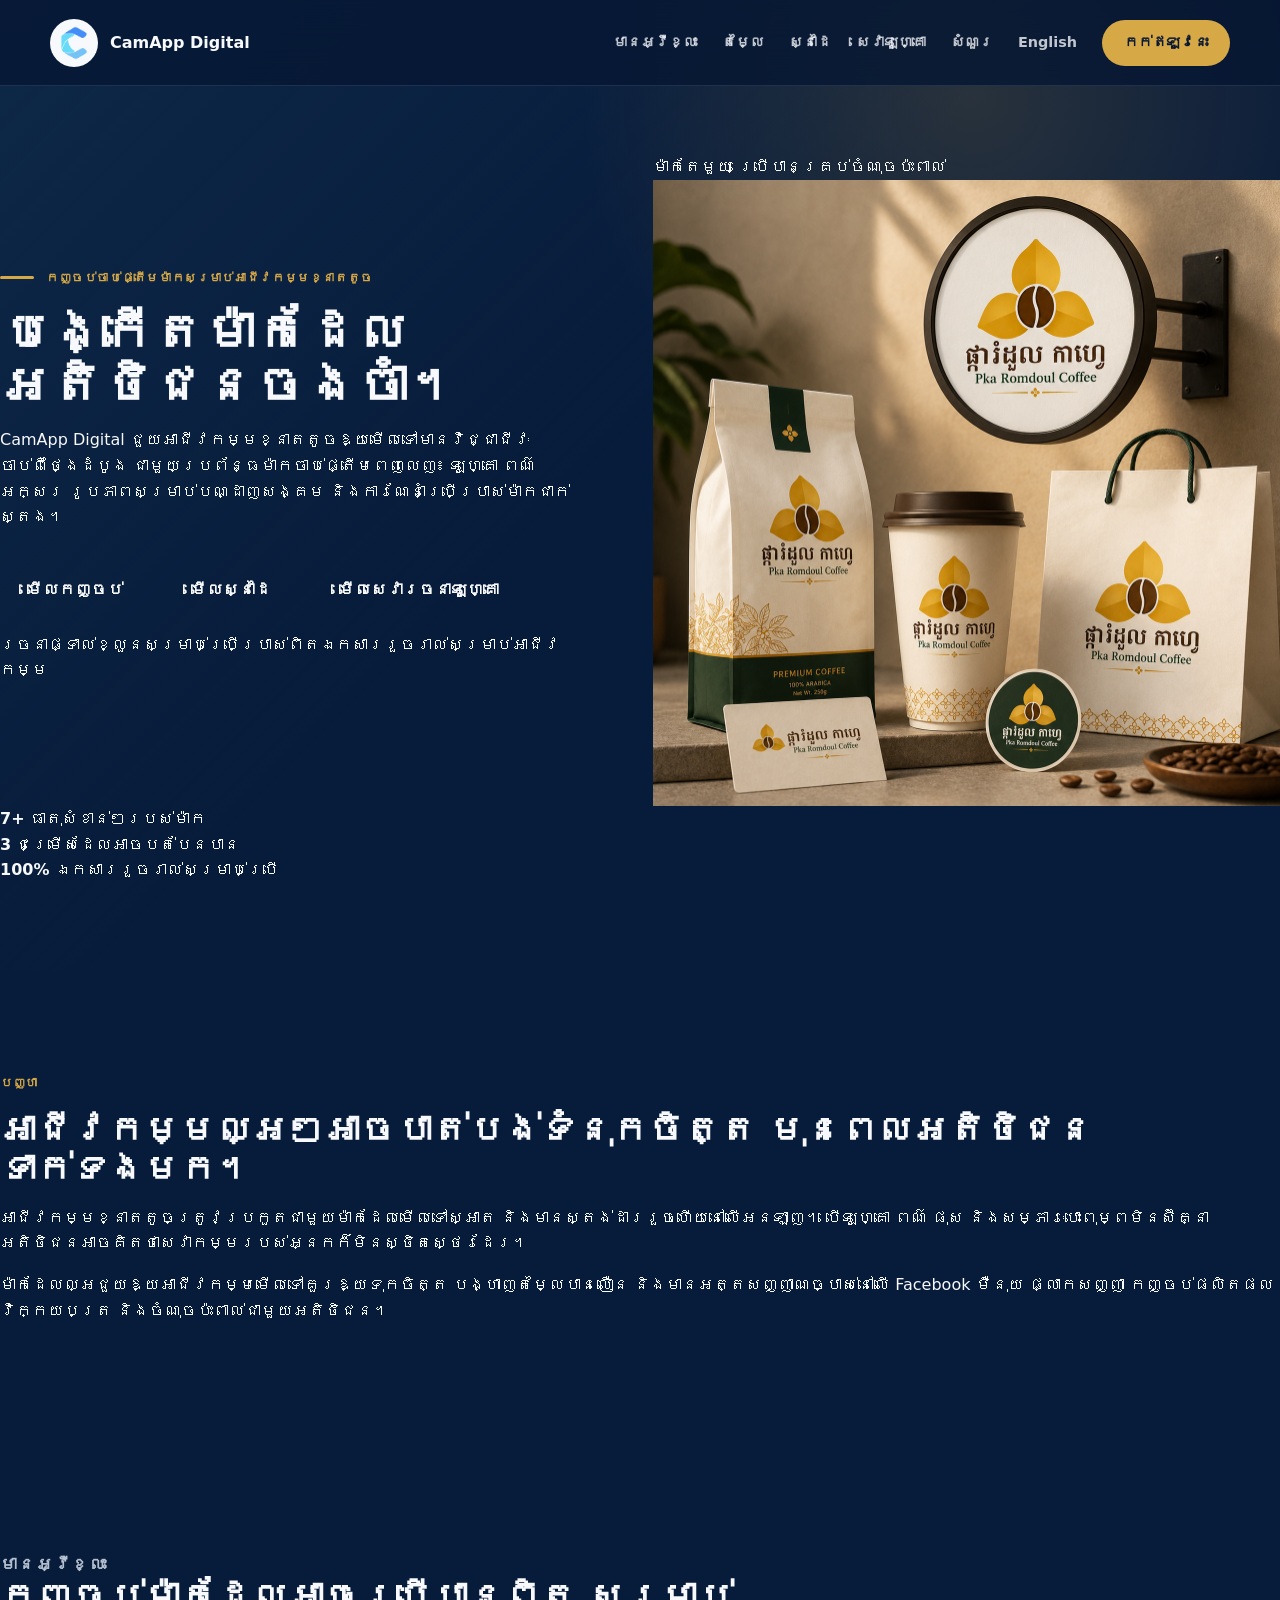
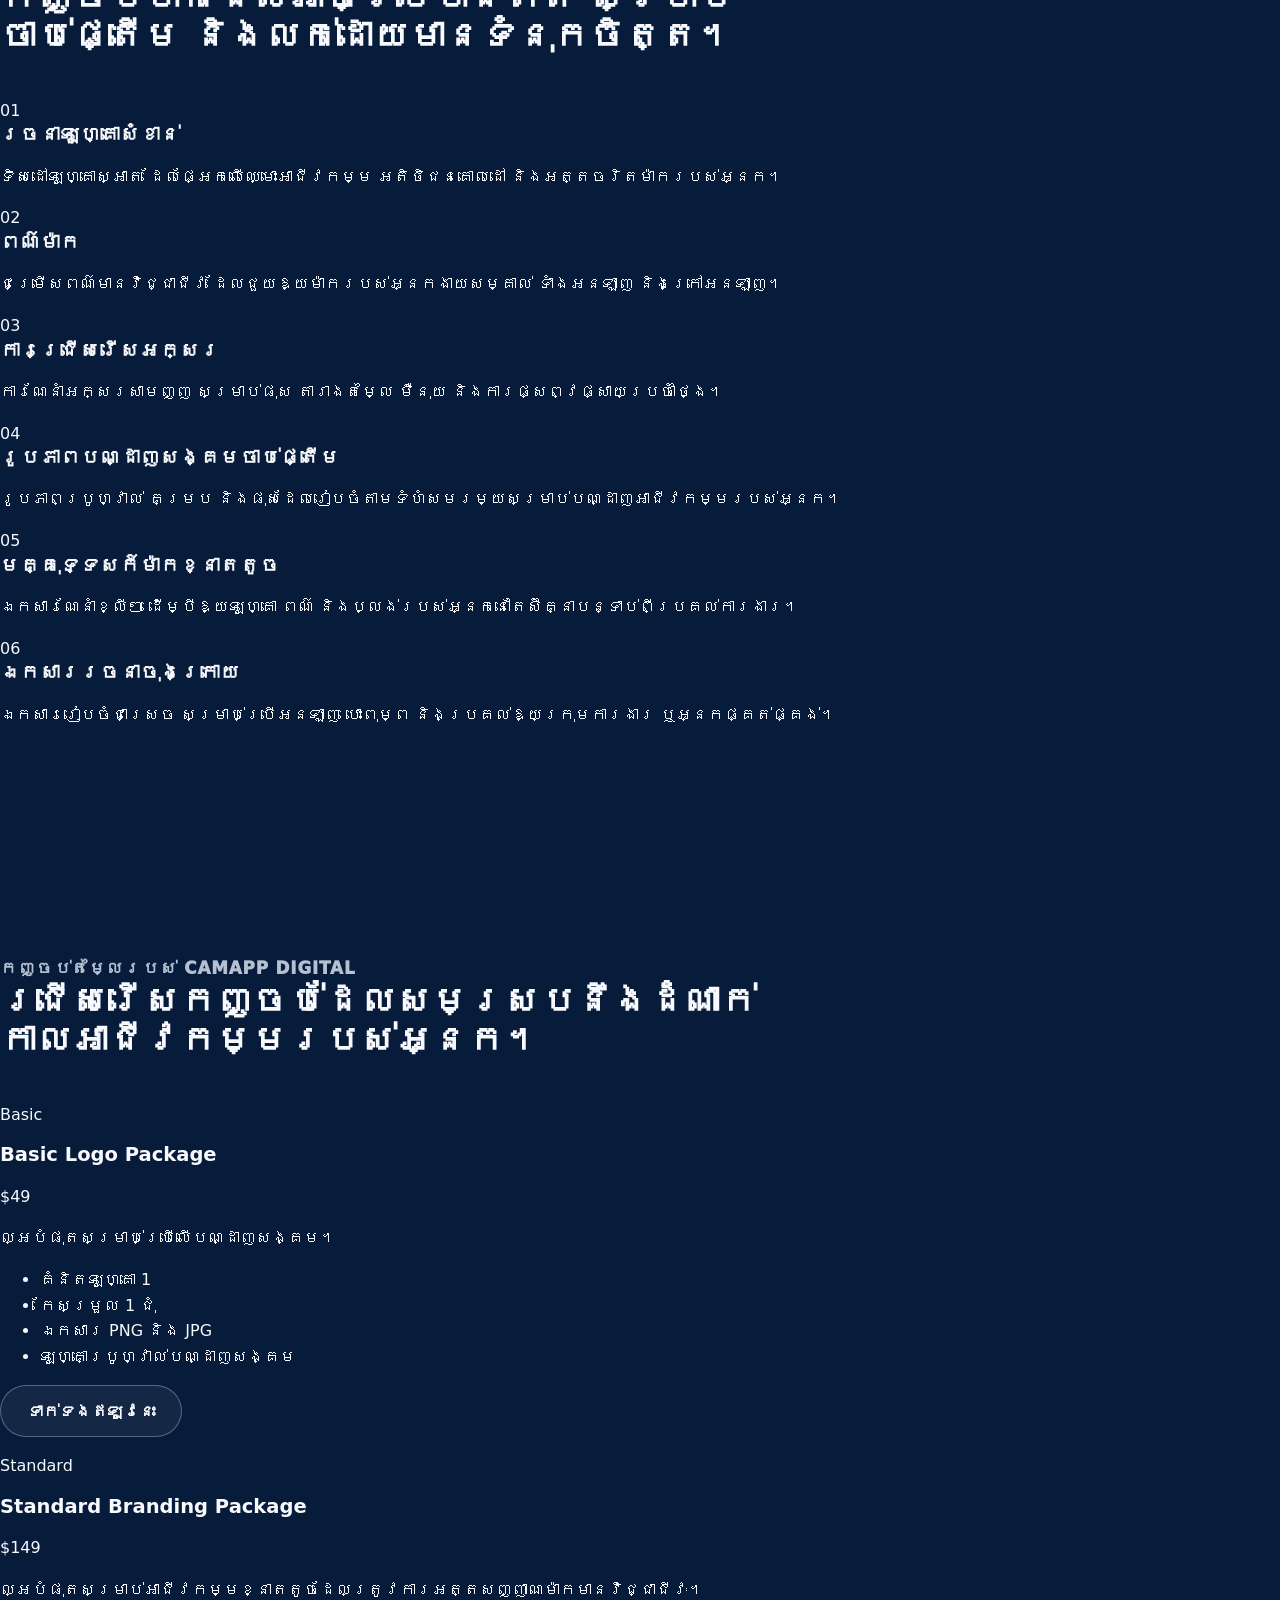
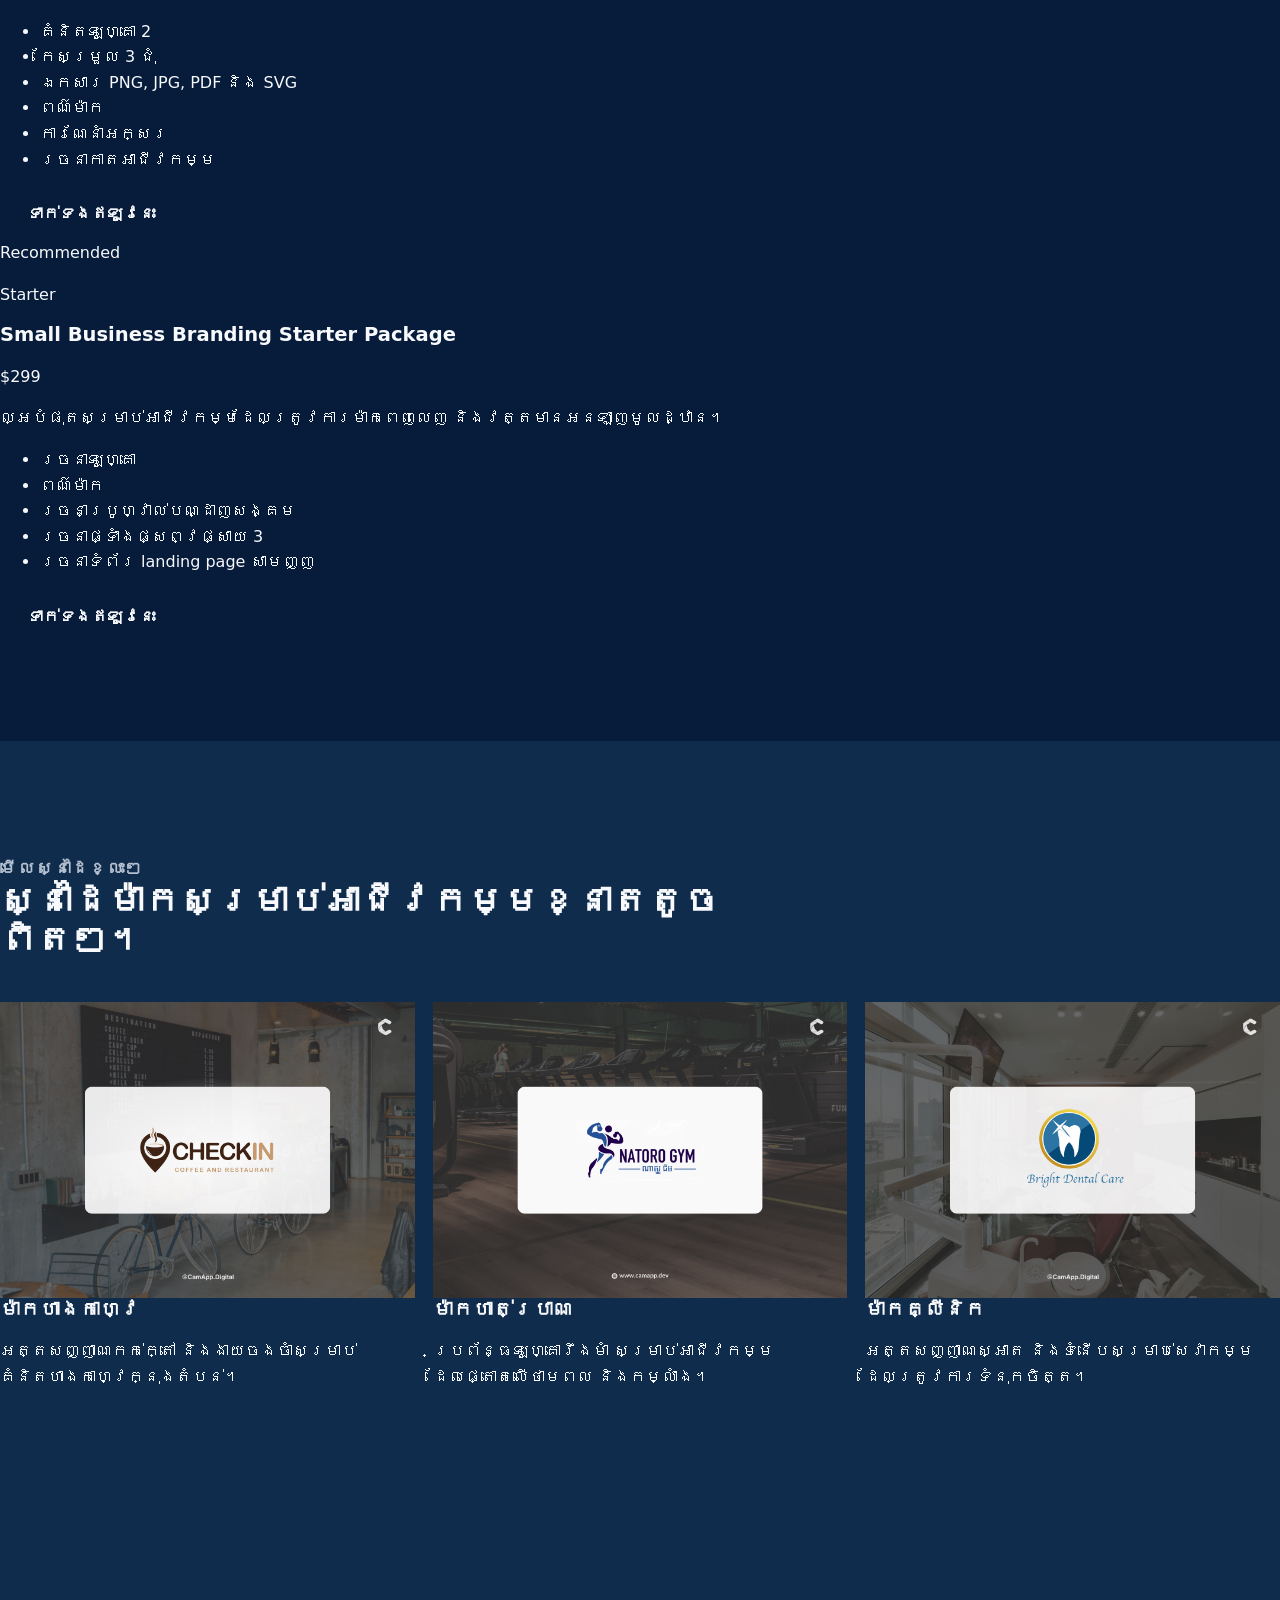
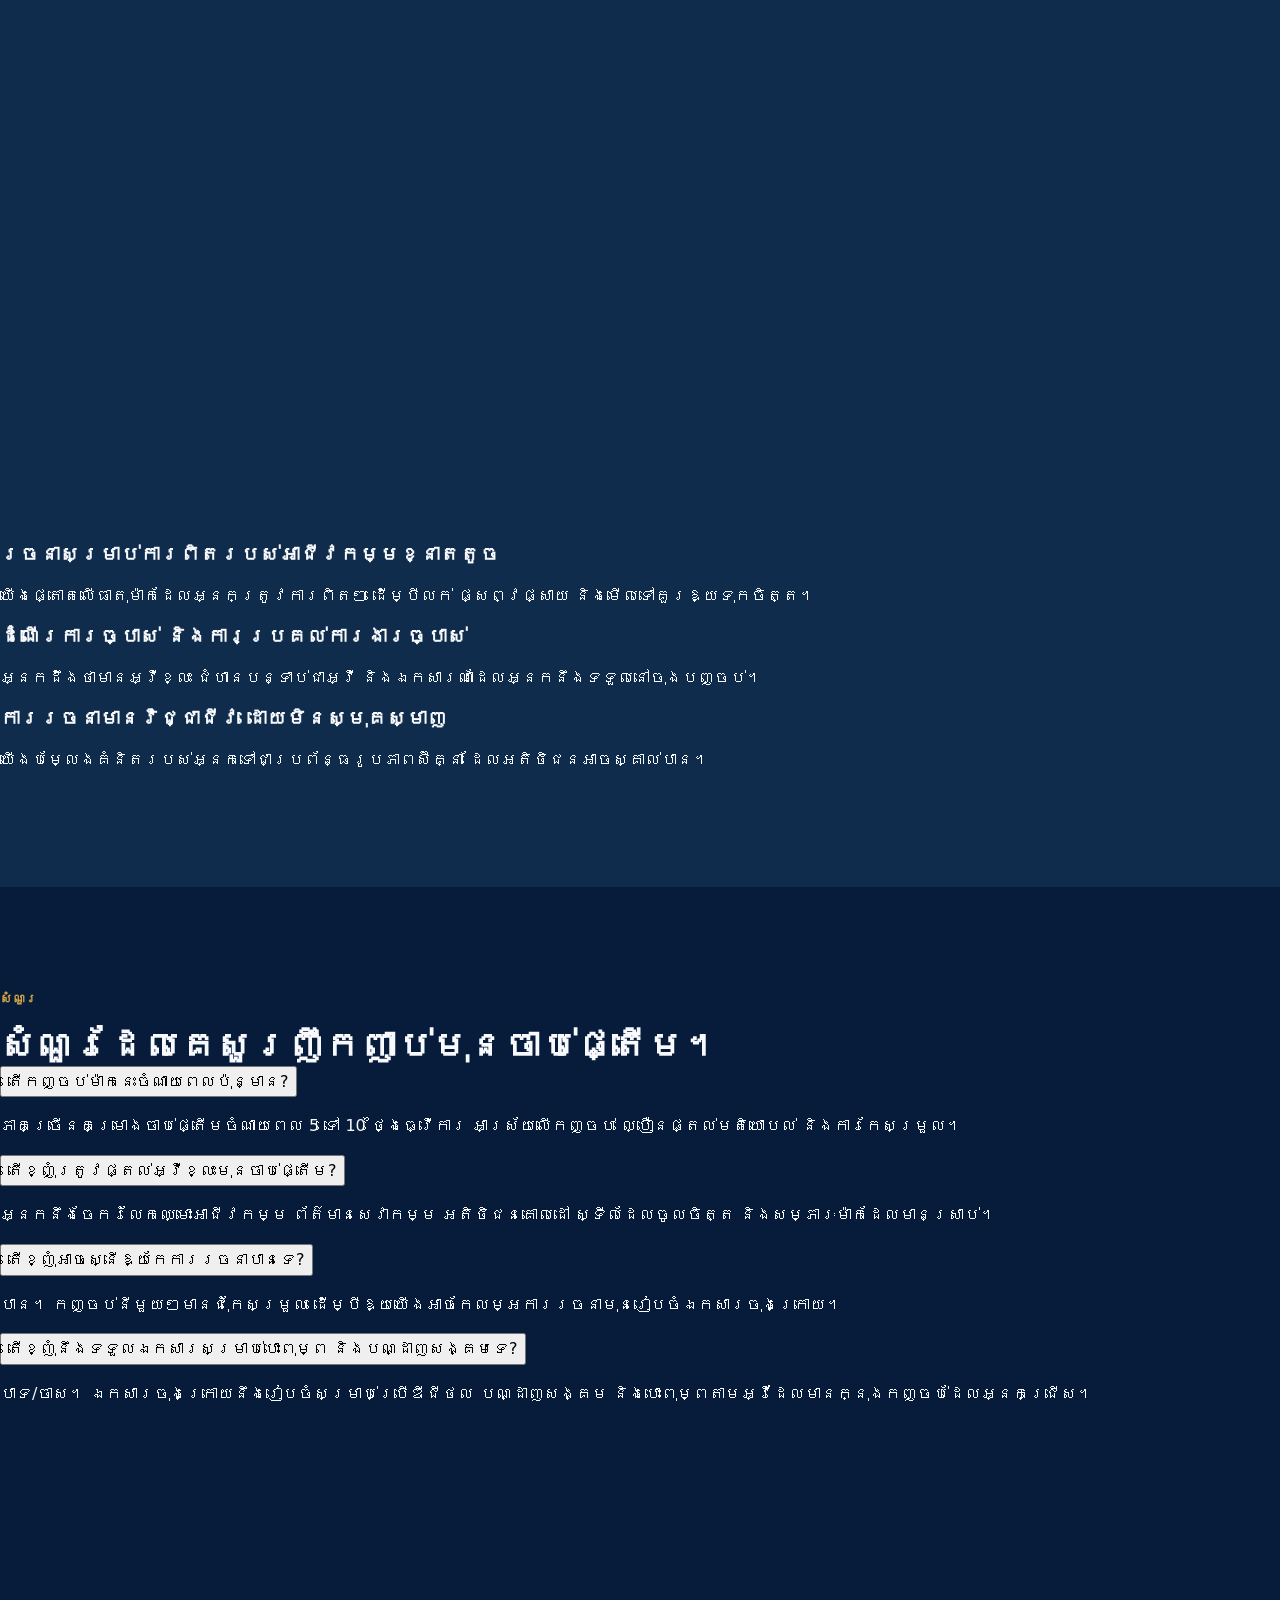
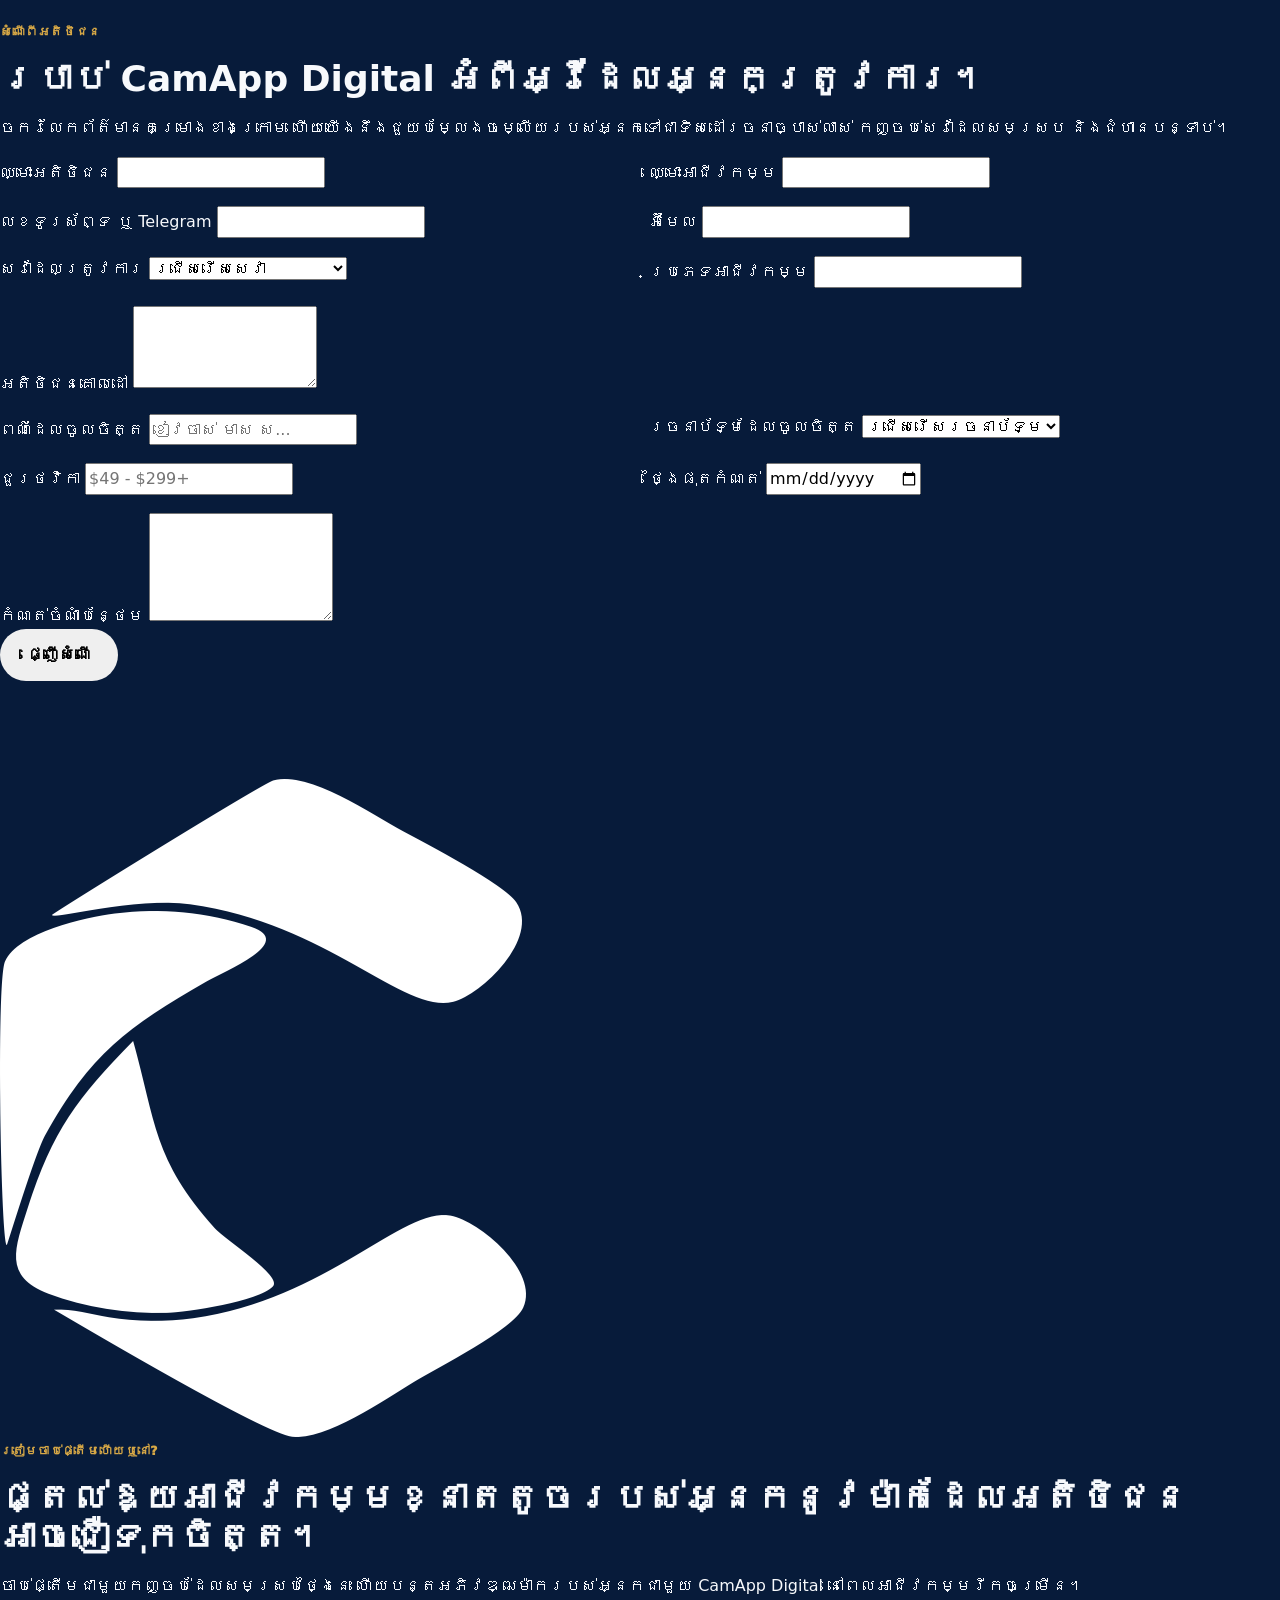
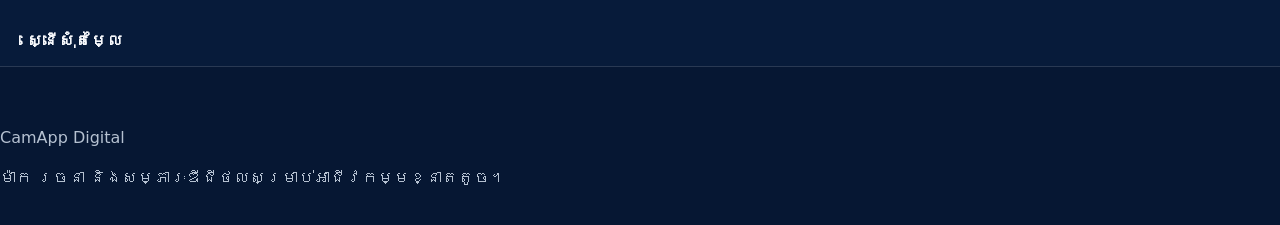
<file: khmer.html>
<!DOCTYPE html>
<html lang="km">
  <head>
    <meta charset="UTF-8" />
    <meta name="viewport" content="width=device-width, initial-scale=1.0" />
    <title>កញ្ចប់ចាប់ផ្តើមម៉ាកសម្រាប់អាជីវកម្មខ្នាតតូច | CamApp Digital</title>
    <meta
      name="description"
      content="កញ្ចប់ចាប់ផ្តើមម៉ាកសម្រាប់អាជីវកម្មខ្នាតតូច ដោយ CamApp Digital។"
    />
    <link rel="icon" href="assets/camapp-logo.png" />
    <link rel="stylesheet" href="styles.css" />
  </head>
  <body>
    <header class="site-header" data-header>
      <a class="brand" href="#top" aria-label="CamApp Digital home">
        <img src="assets/camapp-logo.png" alt="CamApp Digital logo" />
        <span>CamApp Digital</span>
      </a>
      <button class="menu-toggle" type="button" aria-expanded="false" aria-controls="site-nav">
        <span></span>
        <span></span>
        <span></span>
      </button>
      <nav class="site-nav" id="site-nav">
        <a href="#included">មានអ្វីខ្លះ</a>
        <a href="#pricing">តម្លៃ</a>
        <a href="#portfolio">ស្នាដៃ</a>
        <a href="logo-design/">សេវាឡូហ្គោ</a>
        <a href="#faq">សំណួរ</a>
        <a class="lang-switch" href="english.html" lang="en">English</a>
        <a class="nav-cta" href="#contact">កក់ឥឡូវនេះ</a>
      </nav>
    </header>

    <main id="top">
      <section class="hero" aria-labelledby="hero-title">
        <div class="hero-glow" aria-hidden="true"></div>
        <div class="container hero-layout">
          <div class="hero-content reveal">
            <p class="eyebrow"><span></span> កញ្ចប់ចាប់ផ្តើមម៉ាកសម្រាប់អាជីវកម្មខ្នាតតូច</p>
            <h1 id="hero-title">បង្កើតម៉ាកដែលអតិថិជនចងចាំ។</h1>
            <p class="hero-copy">
              CamApp Digital ជួយអាជីវកម្មខ្នាតតូចឱ្យមើលទៅមានវិជ្ជាជីវៈចាប់ពីថ្ងៃដំបូង ជាមួយប្រព័ន្ធម៉ាកចាប់ផ្តើមពេញលេញ៖
              ឡូហ្គោ ពណ៌ អក្សរ រូបភាពសម្រាប់បណ្ដាញសង្គម និងការណែនាំប្រើប្រាស់ម៉ាកជាក់ស្តែង។
            </p>
            <div class="hero-actions">
              <a class="button button-primary" href="#pricing">មើលកញ្ចប់</a>
              <a class="button button-secondary" href="#portfolio">មើលស្នាដៃ</a>
              <a class="button button-secondary" href="logo-design/">មើលសេវារចនាឡូហ្គោ</a>
            </div>
            <p class="trust-line">
              <span>រចនាផ្ទាល់ខ្លួន</span><span>សម្រាប់ប្រើប្រាស់ពិត</span><span>ឯកសាររួចរាល់សម្រាប់អាជីវកម្ម</span>
            </p>
          </div>

          <div class="brand-showcase reveal" aria-label="គំរូម៉ាកអាជីវកម្មលើសម្ភារៈពិត">
            <div class="showcase-label">ម៉ាកតែមួយ ប្រើបានគ្រប់ចំណុចប៉ះពាល់</div>
            <img class="hero-mockup-image" src="assets/pka-romdoul-coffee-mockup.png" alt="គំរូឡូហ្គោលើកញ្ចប់ កែវ ស្លាក និងថង់អាជីវកម្ម" />
          </div>
        </div>
        <div class="hero-metrics" aria-label="Package highlights">
          <div>
            <strong>7+</strong>
            <span>ធាតុសំខាន់ៗរបស់ម៉ាក</span>
          </div>
          <div>
            <strong>3</strong>
            <span>ជម្រើសដែលអាចបត់បែនបាន</span>
          </div>
          <div>
            <strong>100%</strong>
            <span>ឯកសាររួចរាល់សម្រាប់ប្រើ</span>
          </div>
        </div>
      </section>

      <section class="section problem-section" aria-labelledby="problem-title">
        <div class="container two-column">
          <div class="section-intro reveal">
            <p class="eyebrow">បញ្ហា</p>
            <h2 id="problem-title">អាជីវកម្មល្អៗអាចបាត់បង់ទំនុកចិត្ត មុនពេលអតិថិជនទាក់ទងមក។</h2>
          </div>
          <div class="problem-copy reveal">
            <p>
              អាជីវកម្មខ្នាតតូចត្រូវប្រកួតជាមួយម៉ាកដែលមើលទៅស្អាត និងមានស្តង់ដាររួចហើយនៅលើអនឡាញ។
              បើឡូហ្គោ ពណ៌ ផុស និងសម្ភារៈបោះពុម្ពមិនស៊ីគ្នា អតិថិជនអាចគិតថាសេវាកម្មរបស់អ្នកក៏មិនស្ថិតស្ថេរដែរ។
            </p>
            <p>
              ម៉ាកដែលល្អជួយឱ្យអាជីវកម្មមើលទៅគួរឱ្យទុកចិត្ត បង្ហាញតម្លៃបានលឿន និងមានអត្តសញ្ញាណច្បាស់នៅលើ
              Facebook ម៉ឺនុយ ផ្លាកសញ្ញា កញ្ចប់ផលិតផល វិក្កយបត្រ និងចំណុចប៉ះពាល់ជាមួយអតិថិជន។
            </p>
          </div>
        </div>
      </section>

      <section class="section included-section" id="included" aria-labelledby="included-title">
        <div class="container">
          <div class="section-heading reveal">
            <p class="eyebrow">មានអ្វីខ្លះ</p>
            <h2 id="included-title">កញ្ចប់ម៉ាកដែលអាចប្រើបានពិត សម្រាប់ចាប់ផ្តើម និងលក់ដោយមានទំនុកចិត្ត។</h2>
          </div>
          <div class="feature-grid">
            <article class="feature-card reveal">
              <span class="feature-marker">01</span>
              <h3>រចនាឡូហ្គោសំខាន់</h3>
              <p>ទិសដៅឡូហ្គោស្អាត ដែលផ្អែកលើឈ្មោះអាជីវកម្ម អតិថិជនគោលដៅ និងអត្តចរិតម៉ាករបស់អ្នក។</p>
            </article>
            <article class="feature-card reveal">
              <span class="feature-marker">02</span>
              <h3>ពណ៌ម៉ាក</h3>
              <p>ជម្រើសពណ៌មានវិជ្ជាជីវៈ ដែលជួយឱ្យម៉ាករបស់អ្នកងាយសម្គាល់ ទាំងអនឡាញ និងក្រៅអនឡាញ។</p>
            </article>
            <article class="feature-card reveal">
              <span class="feature-marker">03</span>
              <h3>ការជ្រើសរើសអក្សរ</h3>
              <p>ការណែនាំអក្សរសាមញ្ញ សម្រាប់ផុស តារាងតម្លៃ ម៉ឺនុយ និងការផ្សព្វផ្សាយប្រចាំថ្ងៃ។</p>
            </article>
            <article class="feature-card reveal">
              <span class="feature-marker">04</span>
              <h3>រូបភាពបណ្ដាញសង្គមចាប់ផ្តើម</h3>
              <p>រូបភាពប្រូហ្វាល់ គម្រប និងផុសដែលរៀបចំតាមទំហំសមរម្យសម្រាប់បណ្ដាញអាជីវកម្មរបស់អ្នក។</p>
            </article>
            <article class="feature-card reveal">
              <span class="feature-marker">05</span>
              <h3>មគ្គុទ្ទេសក៍ម៉ាកខ្នាតតូច</h3>
              <p>ឯកសារណែនាំខ្លីៗ ដើម្បីឱ្យឡូហ្គោ ពណ៌ និងប្លង់របស់អ្នកនៅតែស៊ីគ្នាបន្ទាប់ពីប្រគល់ការងារ។</p>
            </article>
            <article class="feature-card reveal">
              <span class="feature-marker">06</span>
              <h3>ឯកសាររចនាចុងក្រោយ</h3>
              <p>ឯកសាររៀបចំជាស្រេច សម្រាប់ប្រើអនឡាញ បោះពុម្ព និងប្រគល់ឱ្យក្រុមការងារ ឬអ្នកផ្គត់ផ្គង់។</p>
            </article>
          </div>
        </div>
      </section>

      <section class="section pricing-section" id="pricing" aria-labelledby="pricing-title">
        <div class="container">
          <div class="section-heading reveal">
            <p class="eyebrow">កញ្ចប់តម្លៃរបស់ CamApp Digital</p>
            <h2 id="pricing-title">ជ្រើសរើសកញ្ចប់ដែលសមស្របនឹងដំណាក់កាលអាជីវកម្មរបស់អ្នក។</h2>
          </div>
          <div class="pricing-grid">
            <article class="price-card reveal">
              <p class="plan-label">Basic</p>
              <h3>Basic Logo Package</h3>
              <p class="price">$49</p>
              <p class="plan-note">ល្អបំផុតសម្រាប់ប្រើលើបណ្ដាញសង្គម។</p>
              <ul>
                <li>គំនិតឡូហ្គោ 1</li>
                <li>កែសម្រួល 1 ជុំ</li>
                <li>ឯកសារ PNG និង JPG</li>
                <li>ឡូហ្គោប្រូហ្វាល់បណ្ដាញសង្គម</li>
              </ul>
              <a class="button button-outline" href="#contact">ទាក់ទងឥឡូវនេះ</a>
            </article>
            <article class="price-card reveal">
              <p class="plan-label">Standard</p>
              <h3>Standard Branding Package</h3>
              <p class="price">$149</p>
              <p class="plan-note">ល្អបំផុតសម្រាប់អាជីវកម្មខ្នាតតូចដែលត្រូវការអត្តសញ្ញាណម៉ាកមានវិជ្ជាជីវៈ។</p>
              <ul>
                <li>គំនិតឡូហ្គោ 2</li>
                <li>កែសម្រួល 3 ជុំ</li>
                <li>ឯកសារ PNG, JPG, PDF និង SVG</li>
                <li>ពណ៌ម៉ាក</li>
                <li>ការណែនាំអក្សរ</li>
                <li>រចនាកាតអាជីវកម្ម</li>
              </ul>
              <a class="button button-primary" href="#contact">ទាក់ទងឥឡូវនេះ</a>
            </article>
            <article class="price-card featured reveal">
              <span class="recommended-badge">Recommended</span>
              <p class="plan-label">Starter</p>
              <h3>Small Business Branding Starter Package</h3>
              <p class="price">$299</p>
              <p class="plan-note">ល្អបំផុតសម្រាប់អាជីវកម្មដែលត្រូវការម៉ាកពេញលេញ និងវត្តមានអនឡាញមូលដ្ឋាន។</p>
              <ul>
                <li>រចនាឡូហ្គោ</li>
                <li>ពណ៌ម៉ាក</li>
                <li>រចនាប្រូហ្វាល់បណ្ដាញសង្គម</li>
                <li>រចនាផ្ទាំងផ្សព្វផ្សាយ 3</li>
                <li>រចនាទំព័រ landing page សាមញ្ញ</li>
              </ul>
              <a class="button button-primary" href="#contact">ទាក់ទងឥឡូវនេះ</a>
            </article>
          </div>
        </div>
      </section>

      <section class="section portfolio-section" id="portfolio" aria-labelledby="portfolio-title">
        <div class="container">
          <div class="section-heading reveal">
            <p class="eyebrow">មើលស្នាដៃខ្លះៗ</p>
            <h2 id="portfolio-title">ស្នាដៃម៉ាកសម្រាប់អាជីវកម្មខ្នាតតូចពិតៗ។</h2>
          </div>
          <div class="portfolio-grid">
            <article class="portfolio-item reveal">
              <img src="assets/portfolio-coffee.jpg" alt="Coffee shop logo design by CamApp Digital" />
              <div>
                <h3>ម៉ាកហាងកាហ្វេ</h3>
                <p>អត្តសញ្ញាណកក់ក្តៅ និងងាយចងចាំសម្រាប់គំនិតហាងកាហ្វេក្នុងតំបន់។</p>
              </div>
            </article>
            <article class="portfolio-item reveal">
              <img src="assets/portfolio-gym.jpg" alt="Fitness business logo design by CamApp Digital" />
              <div>
                <h3>ម៉ាកហាត់ប្រាណ</h3>
                <p>ប្រព័ន្ធឡូហ្គោរឹងមាំ សម្រាប់អាជីវកម្មដែលផ្តោតលើថាមពល និងកម្លាំង។</p>
              </div>
            </article>
            <article class="portfolio-item reveal">
              <img src="assets/portfolio-dental.jpg" alt="Dental clinic logo design by CamApp Digital" />
              <div>
                <h3>ម៉ាកគ្លីនិក</h3>
                <p>អត្តសញ្ញាណស្អាត និងទំនើបសម្រាប់សេវាកម្មដែលត្រូវការទំនុកចិត្ត។</p>
              </div>
            </article>
            <article class="portfolio-item reveal">
              <img src="assets/portfolio-nail.jpg" alt="Nail salon logo design by CamApp Digital" />
              <div>
                <h3>ម៉ាកសម្រស់</h3>
                <p>រូបរាងទន់ភ្លន់ និងទាន់សម័យសម្រាប់ហាងសាឡន និងអតិថិជនផ្នែកសម្រស់។</p>
              </div>
            </article>
          </div>
        </div>
      </section>

      <section class="section why-section" aria-labelledby="why-title">
        <div class="container two-column">
          <div class="section-intro reveal">
            <p class="eyebrow">ហេតុអ្វីជ្រើសយើង</p>
            <h2 id="why-title">CamApp Digital ធ្វើឱ្យការបង្កើតម៉ាកច្បាស់ ងាយប្រើ និងរួចរាល់សម្រាប់អាជីវកម្ម។</h2>
          </div>
          <div class="why-list reveal">
            <div>
              <h3>រចនាសម្រាប់ការពិតរបស់អាជីវកម្មខ្នាតតូច</h3>
              <p>យើងផ្តោតលើធាតុម៉ាកដែលអ្នកត្រូវការពិតៗ ដើម្បីលក់ ផ្សព្វផ្សាយ និងមើលទៅគួរឱ្យទុកចិត្ត។</p>
            </div>
            <div>
              <h3>ដំណើរការច្បាស់ និងការប្រគល់ការងារច្បាស់</h3>
              <p>អ្នកដឹងថាមានអ្វីខ្លះ ជំហានបន្ទាប់ជាអ្វី និងឯកសារណាដែលអ្នកនឹងទទួលនៅចុងបញ្ចប់។</p>
            </div>
            <div>
              <h3>ការរចនាមានវិជ្ជាជីវៈ ដោយមិនស្មុគស្មាញ</h3>
              <p>យើងបម្លែងគំនិតរបស់អ្នកទៅជាប្រព័ន្ធរូបភាពស៊ីគ្នា ដែលអតិថិជនអាចស្គាល់បាន។</p>
            </div>
          </div>
        </div>
      </section>

      <section class="section faq-section" id="faq" aria-labelledby="faq-title">
        <div class="container faq-layout">
          <div class="section-intro reveal">
            <p class="eyebrow">សំណួរ</p>
            <h2 id="faq-title">សំណួរដែលគេសួរញឹកញាប់មុនចាប់ផ្តើម។</h2>
          </div>
          <div class="faq-list reveal">
            <article class="faq-item">
              <button type="button" aria-expanded="false">
                តើកញ្ចប់ម៉ាកនេះចំណាយពេលប៉ុន្មាន?
                <span></span>
              </button>
              <div class="faq-answer">
                <p>ភាគច្រើនគម្រោងចាប់ផ្តើមចំណាយពេល 5 ទៅ 10 ថ្ងៃធ្វើការ អាស្រ័យលើកញ្ចប់ ល្បឿនផ្តល់មតិយោបល់ និងការកែសម្រួល។</p>
              </div>
            </article>
            <article class="faq-item">
              <button type="button" aria-expanded="false">
                តើខ្ញុំត្រូវផ្តល់អ្វីខ្លះមុនចាប់ផ្តើម?
                <span></span>
              </button>
              <div class="faq-answer">
                <p>អ្នកនឹងចែករំលែកឈ្មោះអាជីវកម្ម ព័ត៌មានសេវាកម្ម អតិថិជនគោលដៅ ស្ទីលដែលចូលចិត្ត និងសម្ភារៈម៉ាកដែលមានស្រាប់។</p>
              </div>
            </article>
            <article class="faq-item">
              <button type="button" aria-expanded="false">
                តើខ្ញុំអាចស្នើឱ្យកែការរចនាបានទេ?
                <span></span>
              </button>
              <div class="faq-answer">
                <p>បាន។ កញ្ចប់នីមួយៗមានជុំកែសម្រួល ដើម្បីឱ្យយើងអាចកែលម្អការរចនាមុនរៀបចំឯកសារចុងក្រោយ។</p>
              </div>
            </article>
            <article class="faq-item">
              <button type="button" aria-expanded="false">
                តើខ្ញុំនឹងទទួលឯកសារសម្រាប់បោះពុម្ព និងបណ្ដាញសង្គមទេ?
                <span></span>
              </button>
              <div class="faq-answer">
                <p>បាទ/ចាស។ ឯកសារចុងក្រោយនឹងរៀបចំសម្រាប់ប្រើឌីជីថល បណ្ដាញសង្គម និងបោះពុម្ពតាមអ្វីដែលមានក្នុងកញ្ចប់ដែលអ្នកជ្រើស។</p>
              </div>
            </article>
          </div>
        </div>
      </section>

      <section class="section inquiry-section" id="contact" aria-labelledby="inquiry-title">
        <div class="container inquiry-layout">
          <div class="section-intro reveal">
            <p class="eyebrow">សំណើពីអតិថិជន</p>
            <h2 id="inquiry-title">ប្រាប់ CamApp Digital អំពីអ្វីដែលអ្នកត្រូវការ។</h2>
            <p>
              ចែករំលែកព័ត៌មានគម្រោងខាងក្រោម ហើយយើងនឹងជួយបម្លែងចម្លើយរបស់អ្នកទៅជាទិសដៅរចនាច្បាស់លាស់ កញ្ចប់សេវាដែលសមស្រប និងជំហានបន្ទាប់។
            </p>
          </div>
          <div class="inquiry-panel reveal">
            <form class="inquiry-form" data-inquiry-form>
              <div class="form-grid">
                <label>
                  ឈ្មោះអតិថិជន
                  <input type="text" name="clientName" autocomplete="name" required />
                </label>
                <label>
                  ឈ្មោះអាជីវកម្ម
                  <input type="text" name="businessName" autocomplete="organization" required />
                </label>
                <label>
                  លេខទូរស័ព្ទ ឬ Telegram
                  <input type="text" name="contactHandle" autocomplete="tel" required />
                </label>
                <label>
                  អ៊ីមែល
                  <input type="email" name="email" autocomplete="email" required />
                </label>
                <label>
                  សេវាដែលត្រូវការ
                  <select name="serviceNeeded" required>
                    <option value="">ជ្រើសរើសសេវា</option>
                    <option>រចនាឡូហ្គោ</option>
                    <option>កញ្ចប់ម៉ាក</option>
                    <option>វេបសាយ</option>
                    <option>Landing page</option>
                    <option>Poster</option>
                    <option>រចនាបណ្តាញសង្គម</option>
                  </select>
                </label>
                <label>
                  ប្រភេទអាជីវកម្ម
                  <input type="text" name="industry" required />
                </label>
                <label class="field-wide">
                  អតិថិជនគោលដៅ
                  <textarea name="targetCustomers" rows="3" required></textarea>
                </label>
                <label>
                  ពណ៌ដែលចូលចិត្ត
                  <input type="text" name="preferredColors" placeholder="ខៀវចាស់ មាស ស..." />
                </label>
                <label>
                  រចនាប័ទ្មដែលចូលចិត្ត
                  <select name="stylePreference" required>
                    <option value="">ជ្រើសរើសរចនាប័ទ្ម</option>
                    <option>ទំនើប</option>
                    <option>សាមញ្ញ</option>
                    <option>ប្រណីត</option>
                    <option>សប្បាយរីករាយ</option>
                    <option>ប្រពៃណី</option>
                    <option>ដិត</option>
                  </select>
                </label>
                <label>
                  ជួរថវិកា
                  <input type="text" name="budgetRange" placeholder="$49 - $299+" required />
                </label>
                <label>
                  ថ្ងៃផុតកំណត់
                  <input type="date" name="deadline" required />
                </label>
                <label class="field-wide">
                  កំណត់ចំណាំបន្ថែម
                  <textarea name="notes" rows="4"></textarea>
                </label>
              </div>
              <button class="button button-primary" type="submit">ផ្ញើសំណើ</button>
            </form>
            <article class="summary-card" data-inquiry-summary hidden>
              <p class="eyebrow">អរគុណ</p>
              <h3>យើងបានទទួលសំណើរបស់អ្នកហើយ។</h3>
              <p>នេះគឺជាសេចក្តីសង្ខេបព័ត៌មានដែលអ្នកបានផ្ញើ។</p>
              <dl class="summary-list" data-summary-list></dl>
            </article>
          </div>
        </div>
      </section>

      <section class="final-cta" id="start" aria-labelledby="cta-title">
        <div class="container final-cta-content reveal">
          <img src="assets/camapp-logo-white.png" alt="CamApp Digital" />
          <p class="eyebrow">ត្រៀមចាប់ផ្តើមហើយឬនៅ?</p>
          <h2 id="cta-title">ផ្តល់ឱ្យអាជីវកម្មខ្នាតតូចរបស់អ្នកនូវម៉ាកដែលអតិថិជនអាចជឿទុកចិត្ត។</h2>
          <p>
            ចាប់ផ្តើមជាមួយកញ្ចប់ដែលសមស្របថ្ងៃនេះ ហើយបន្តអភិវឌ្ឍម៉ាករបស់អ្នកជាមួយ CamApp Digital នៅពេលអាជីវកម្មរីកចម្រើន។
          </p>
          <a class="button button-primary" href="mailto:info@camapp.dev?subject=Small%20Business%20Branding%20Starter%20Package">
            ស្នើសុំតម្លៃ
          </a>
        </div>
      </section>
    </main>

    <footer class="site-footer">
      <div class="container footer-content">
        <p>CamApp Digital</p>
        <p>ម៉ាក រចនា និងសម្ភារៈឌីជីថលសម្រាប់អាជីវកម្មខ្នាតតូច។</p>
      </div>
    </footer>

    <script src="script.js"></script>
  </body>
</html>
</file>
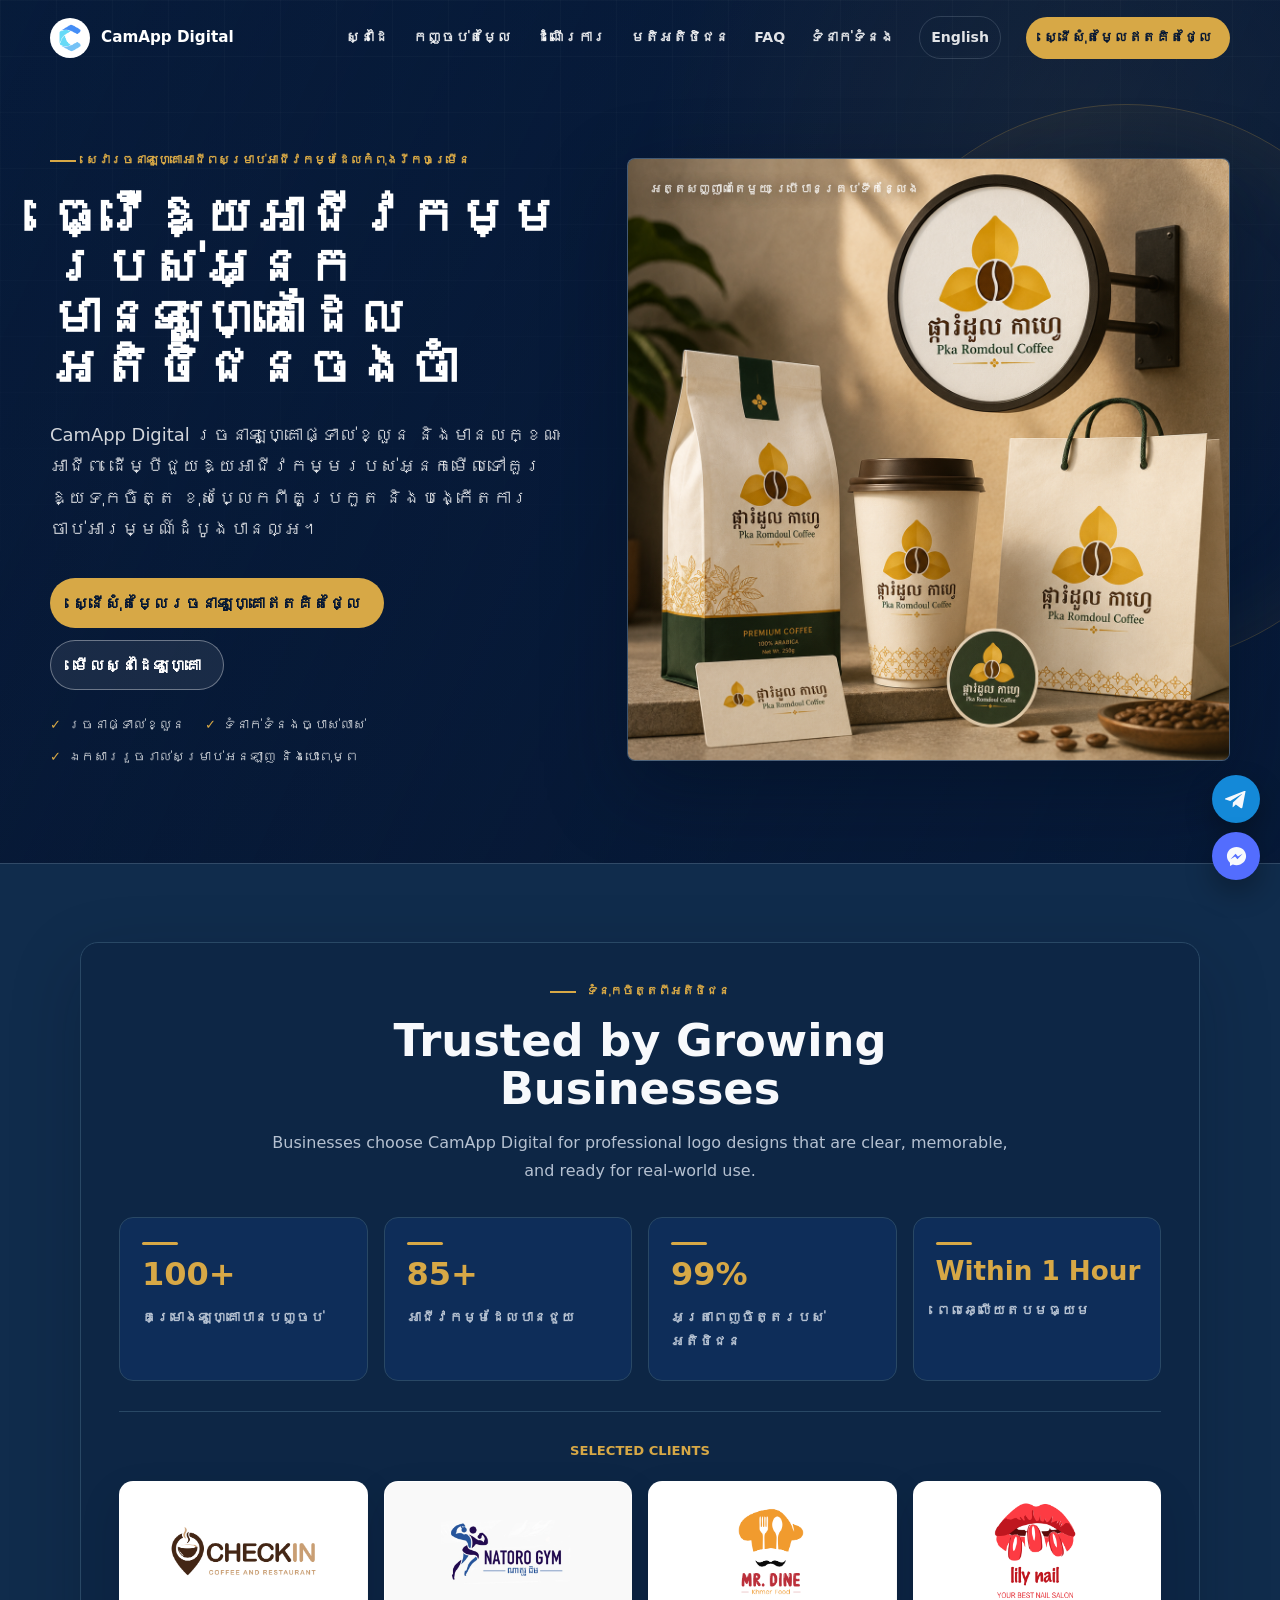
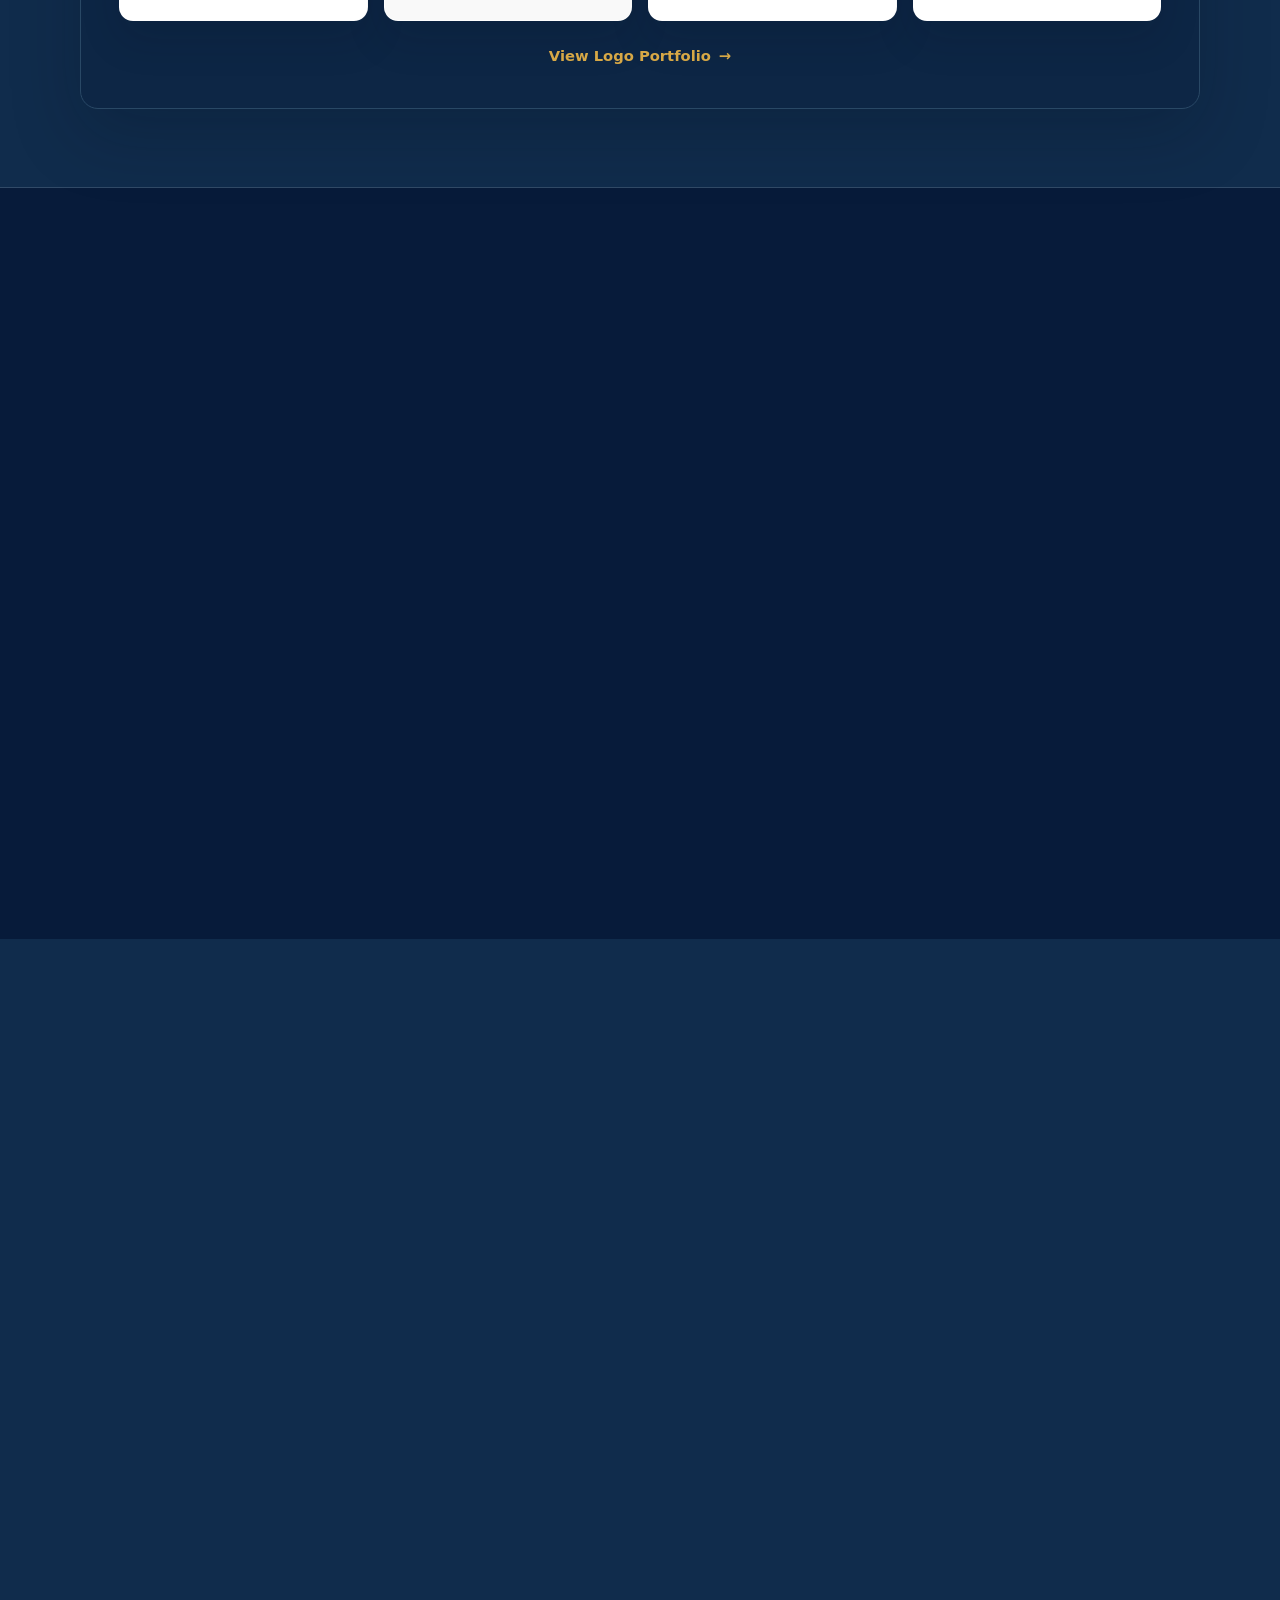
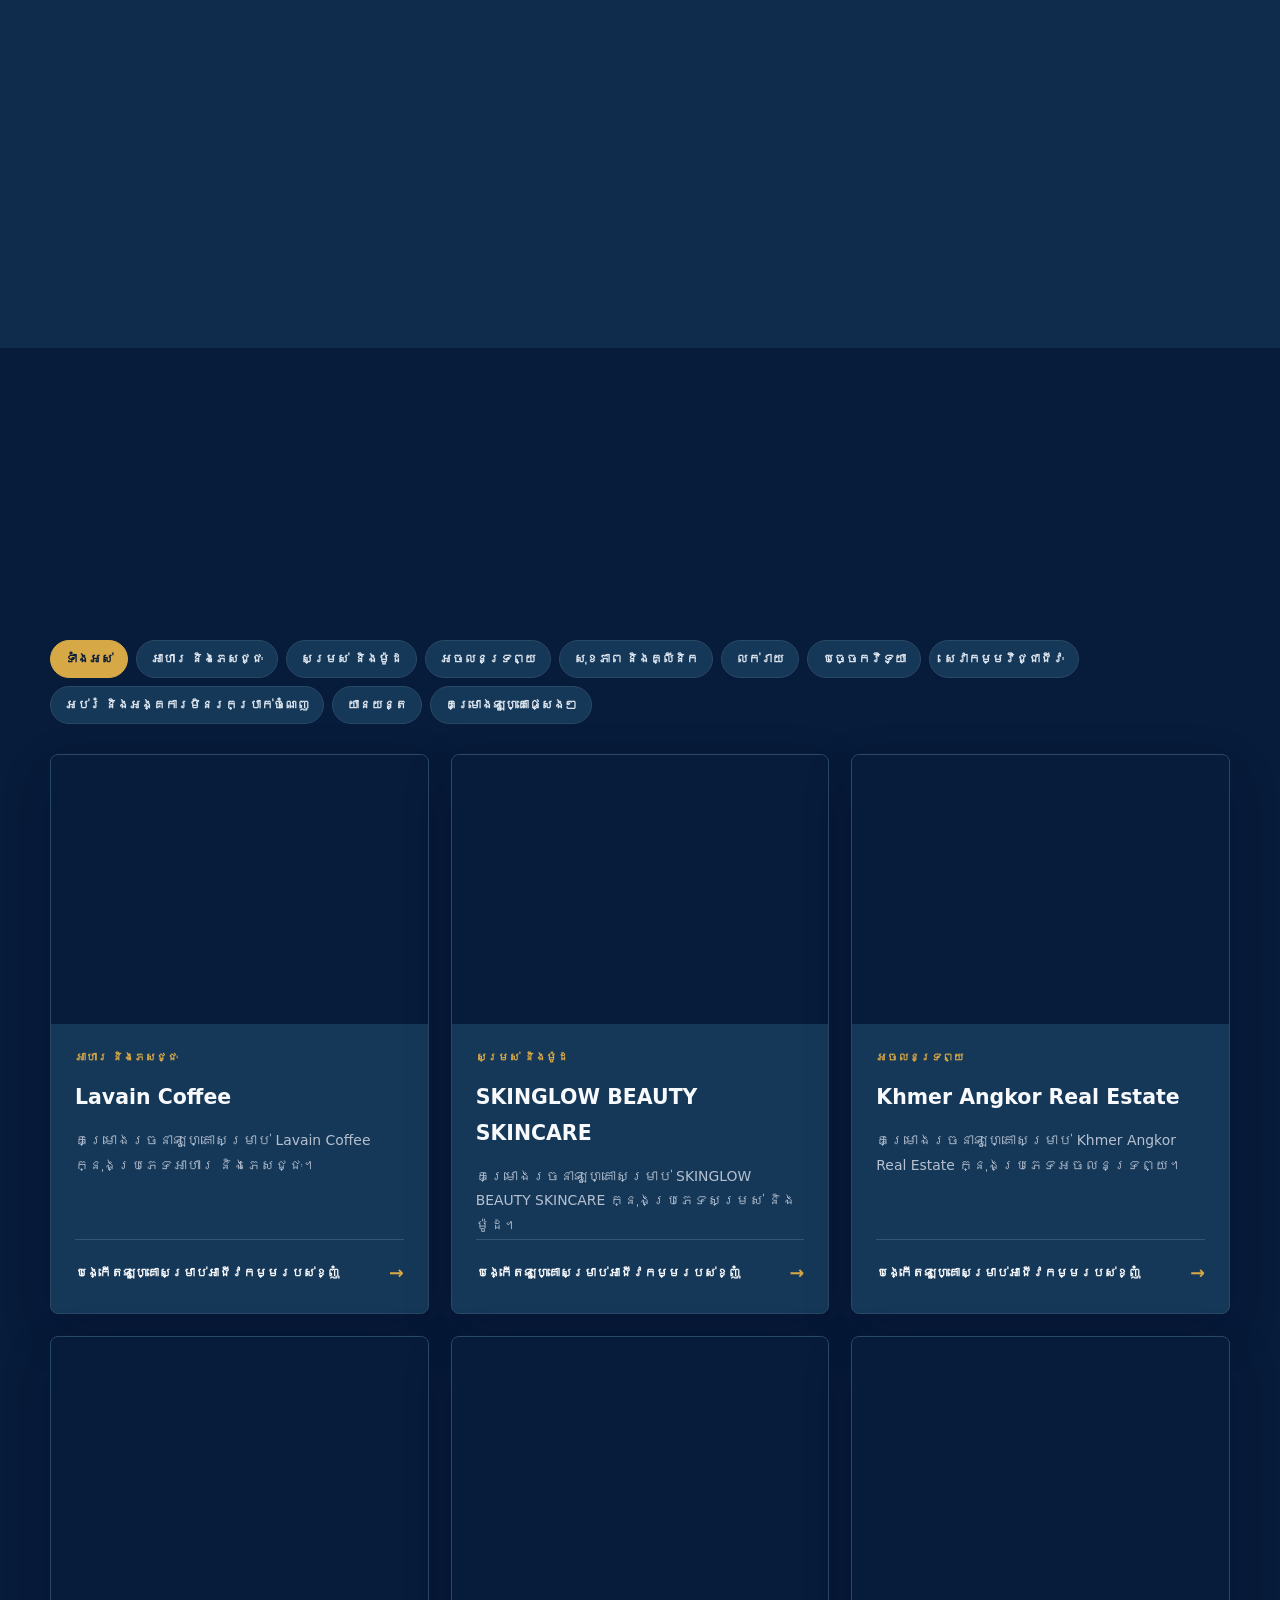
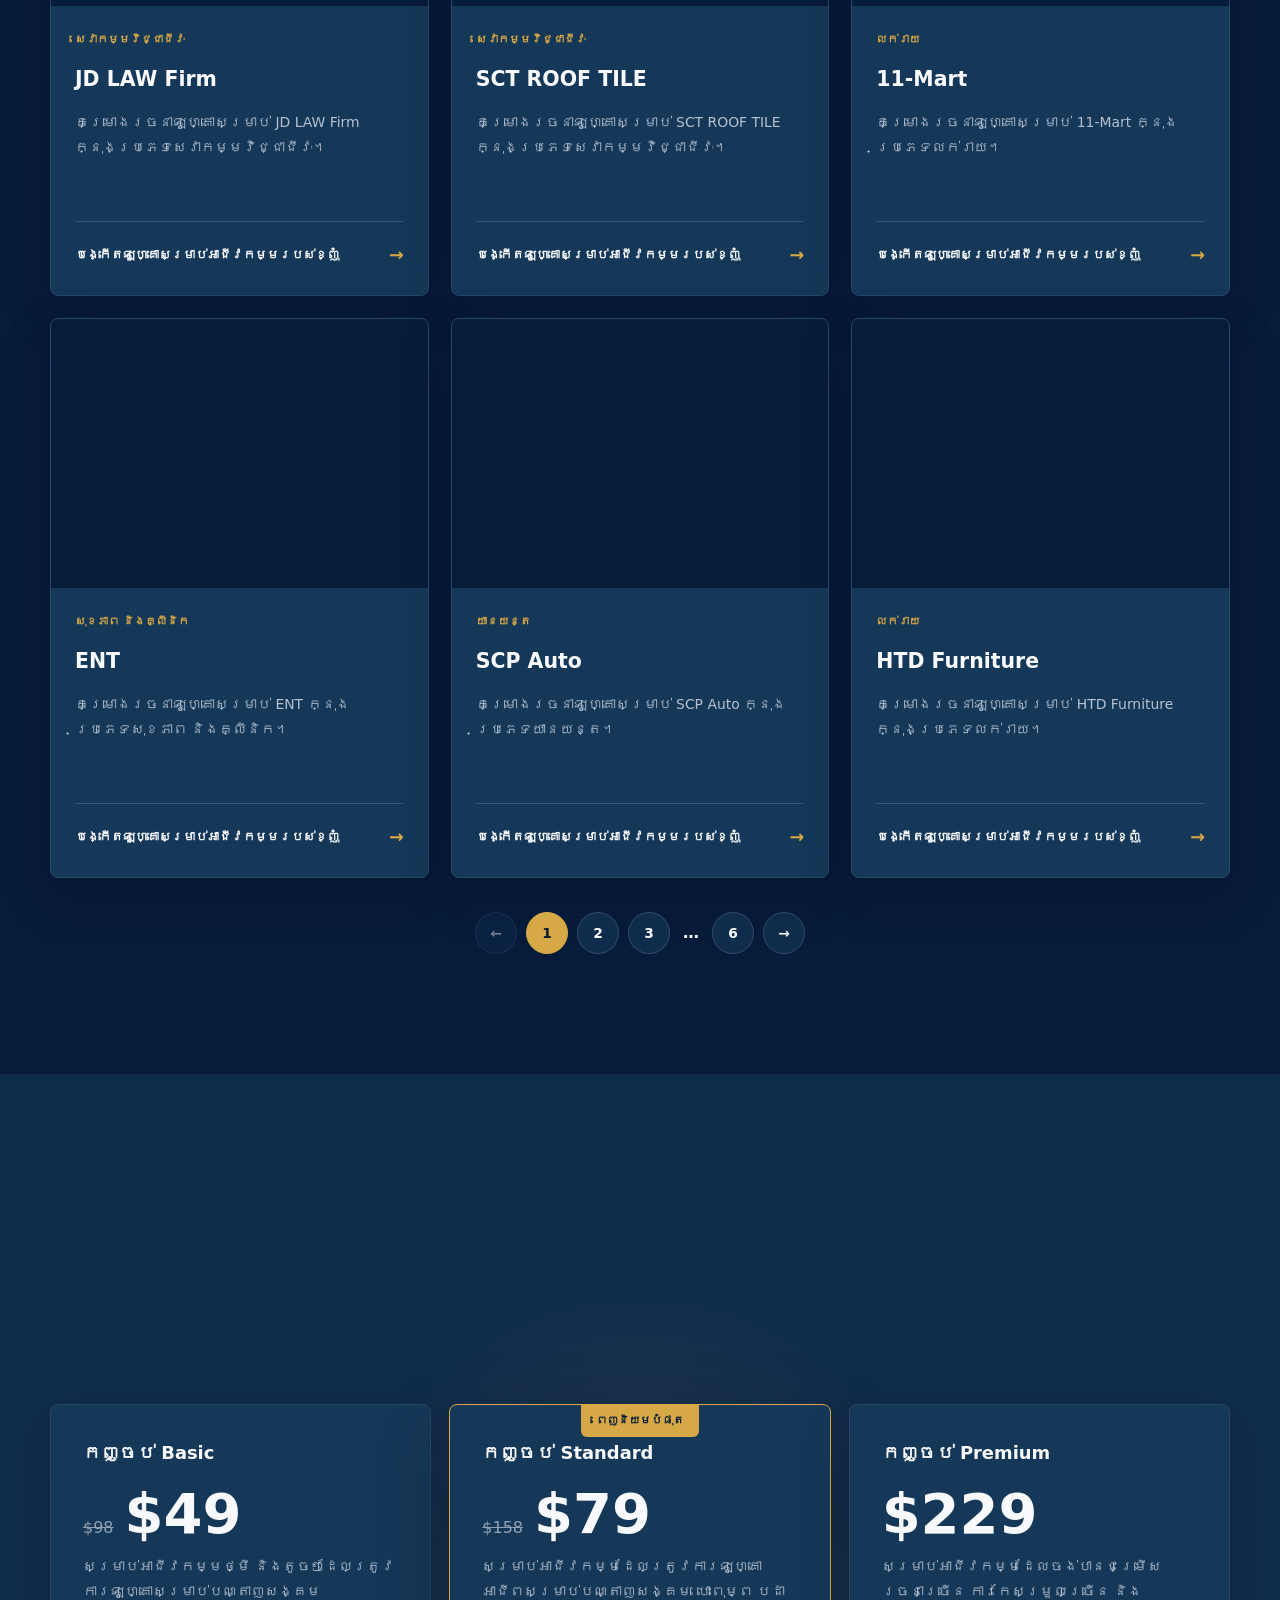
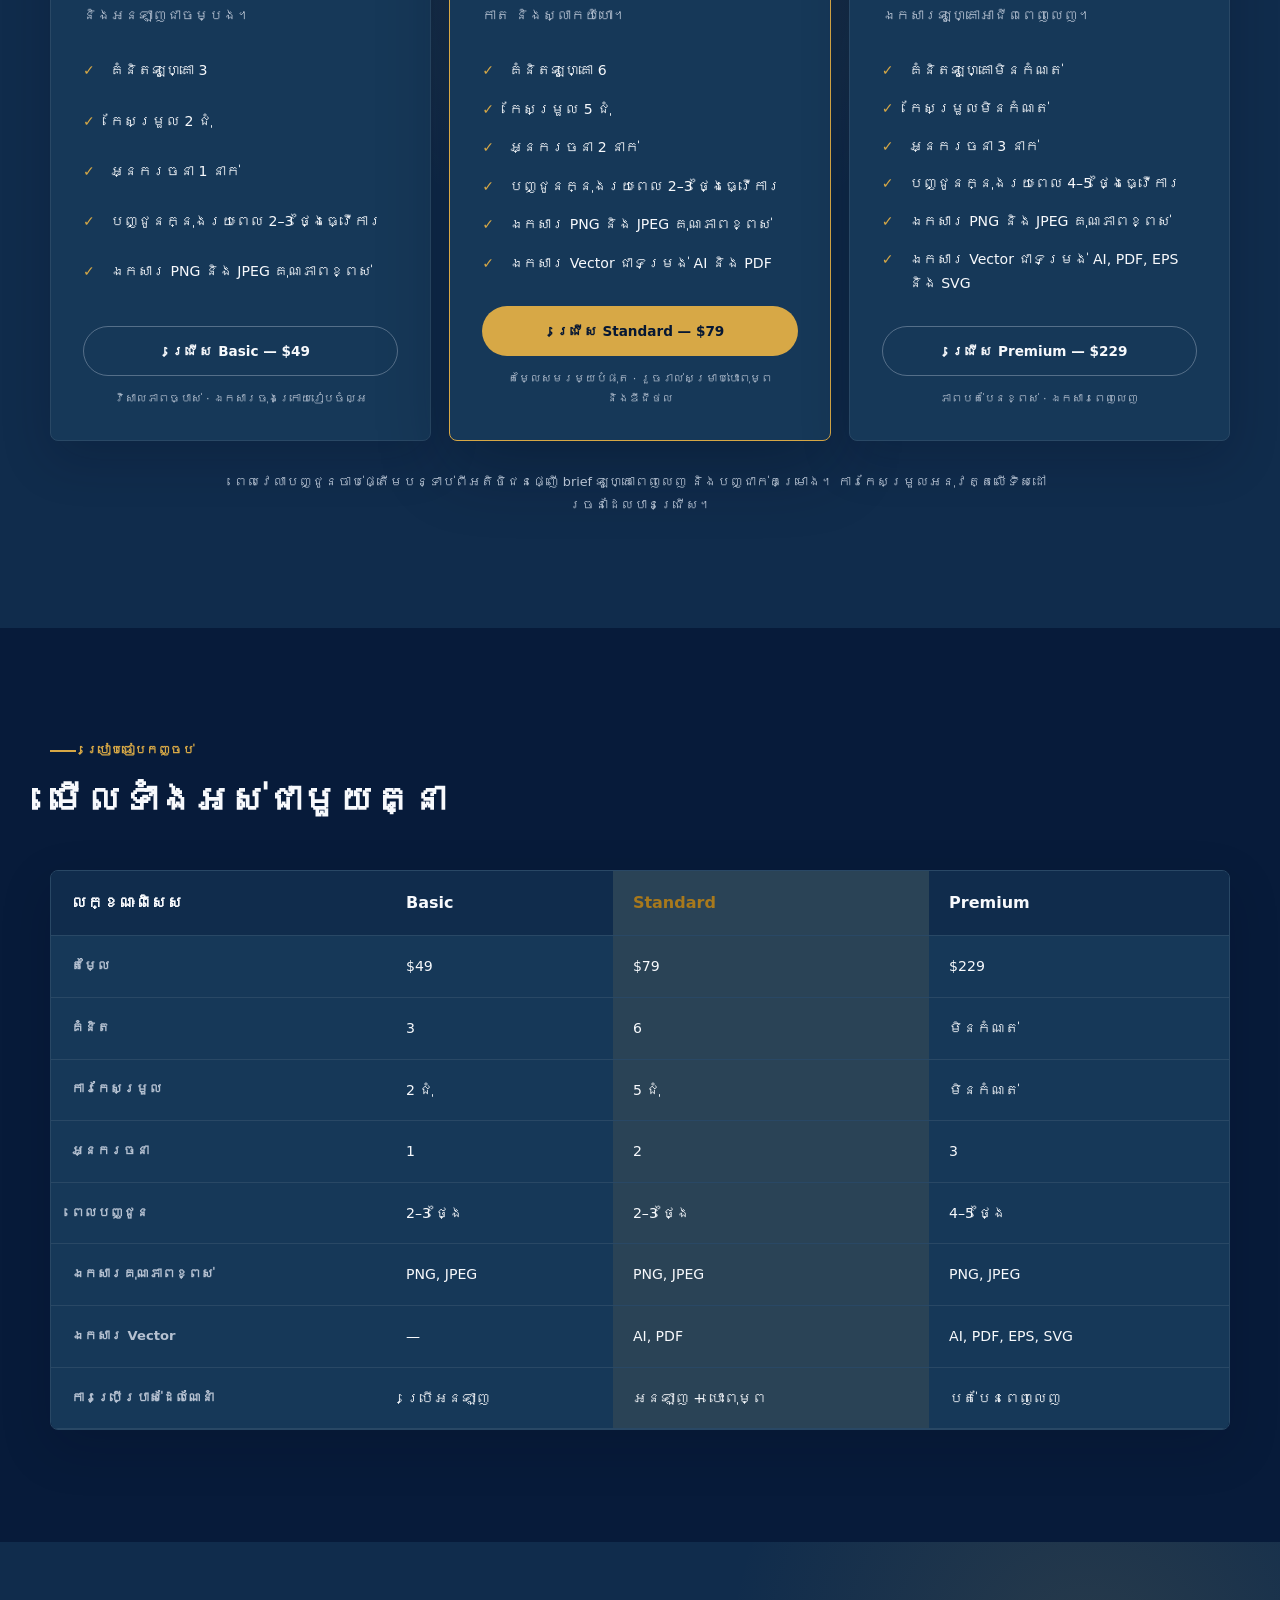
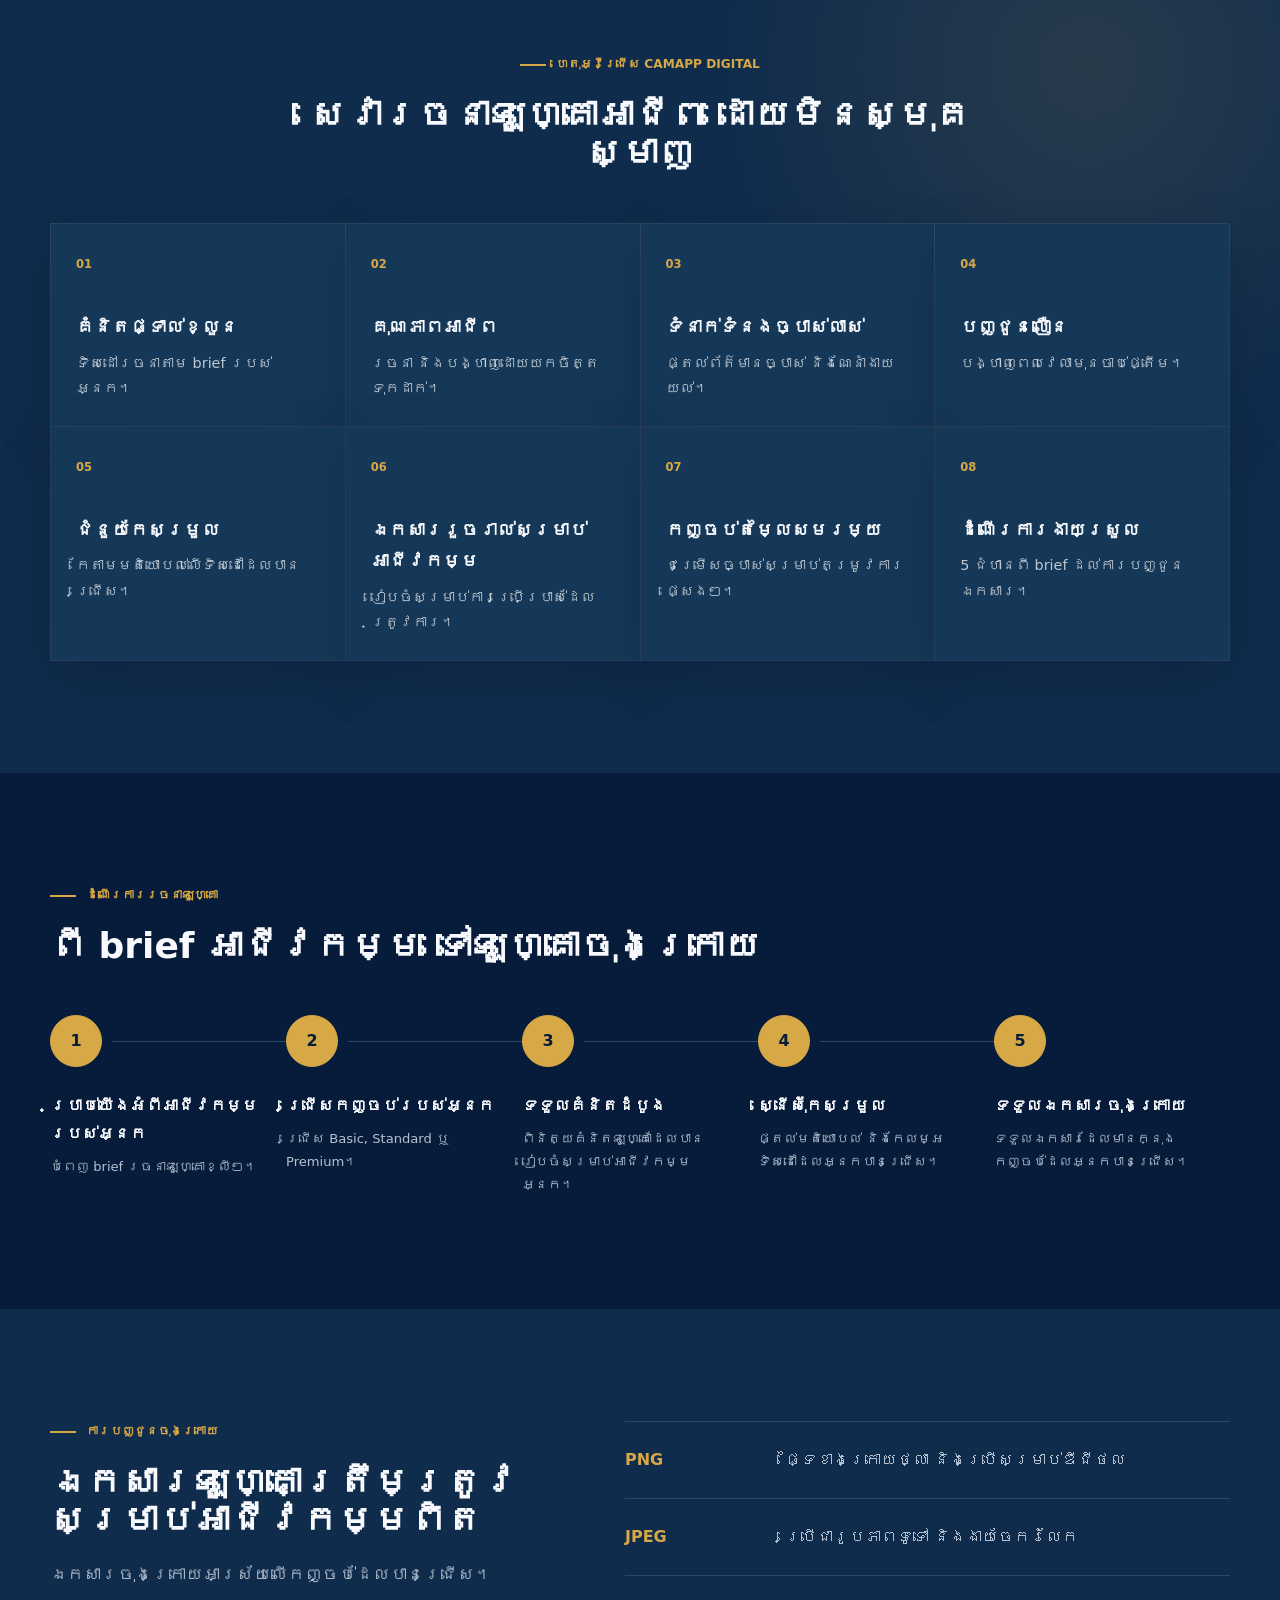
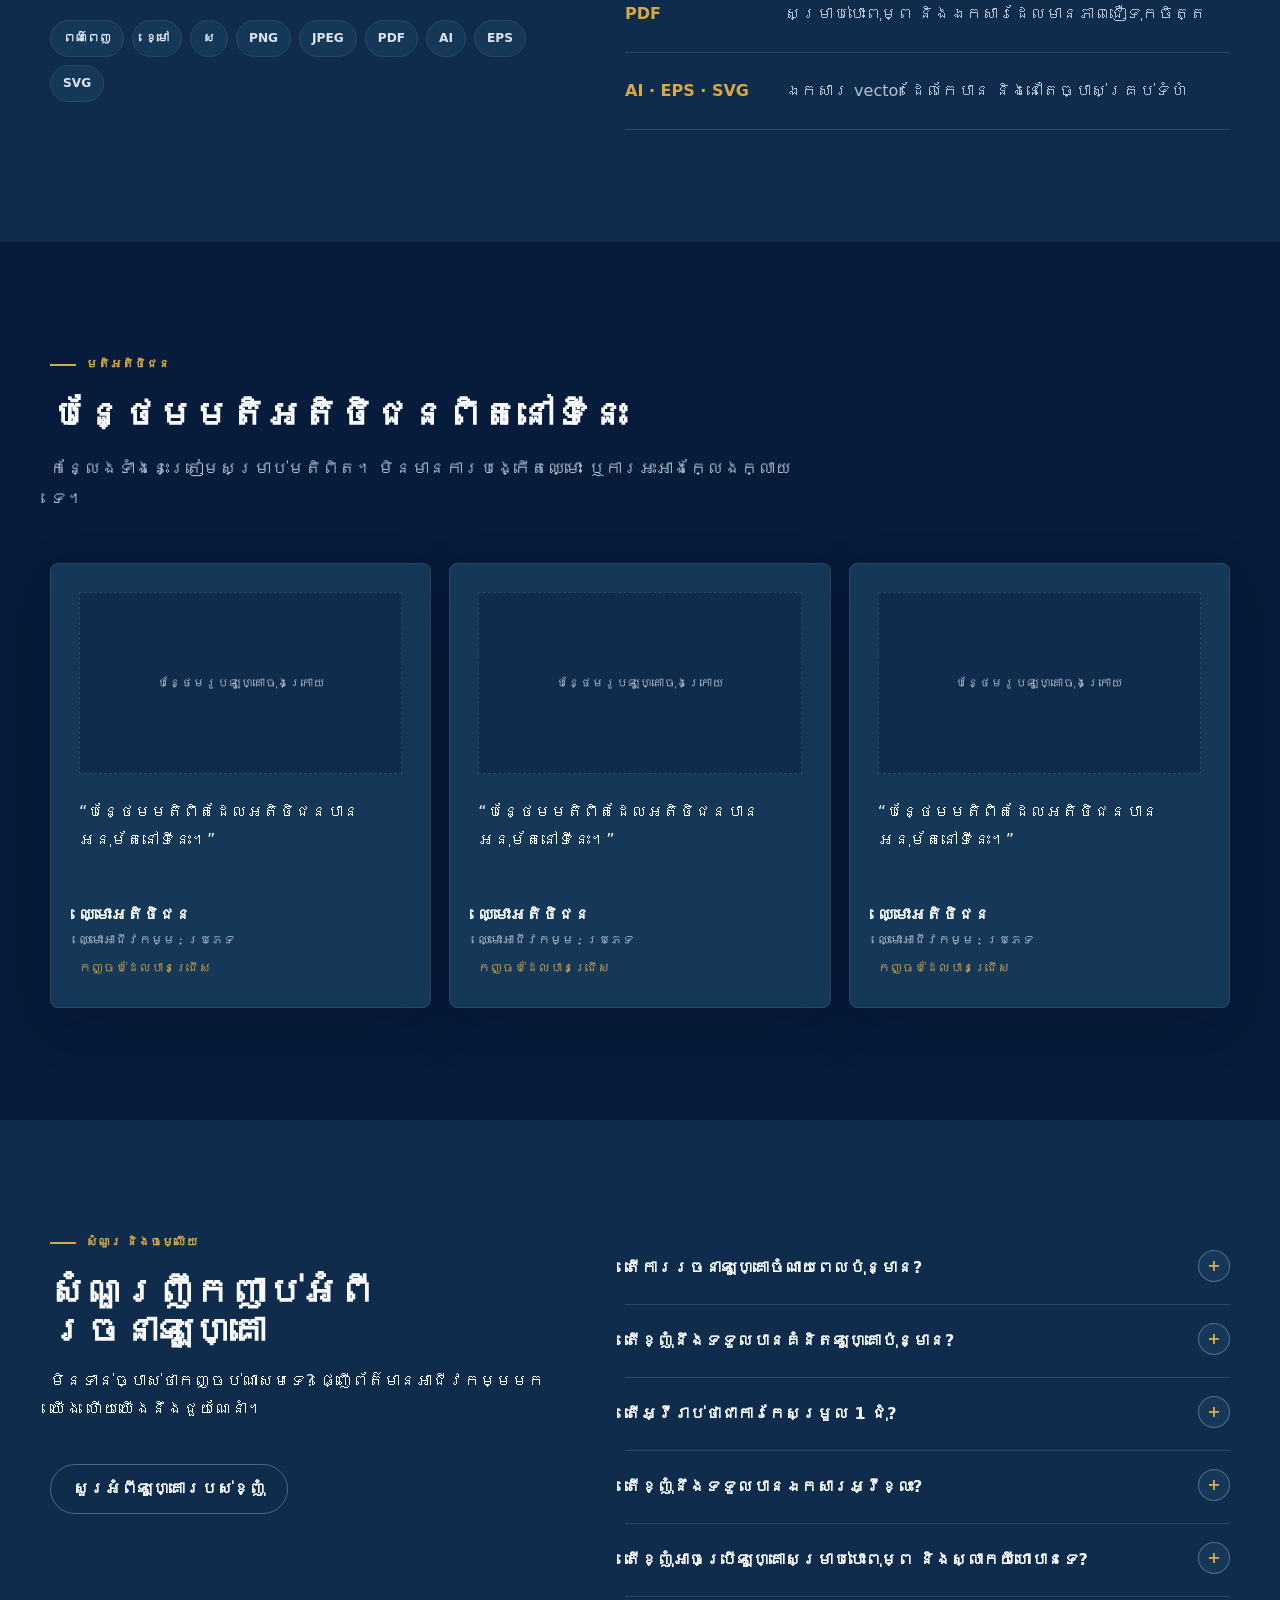
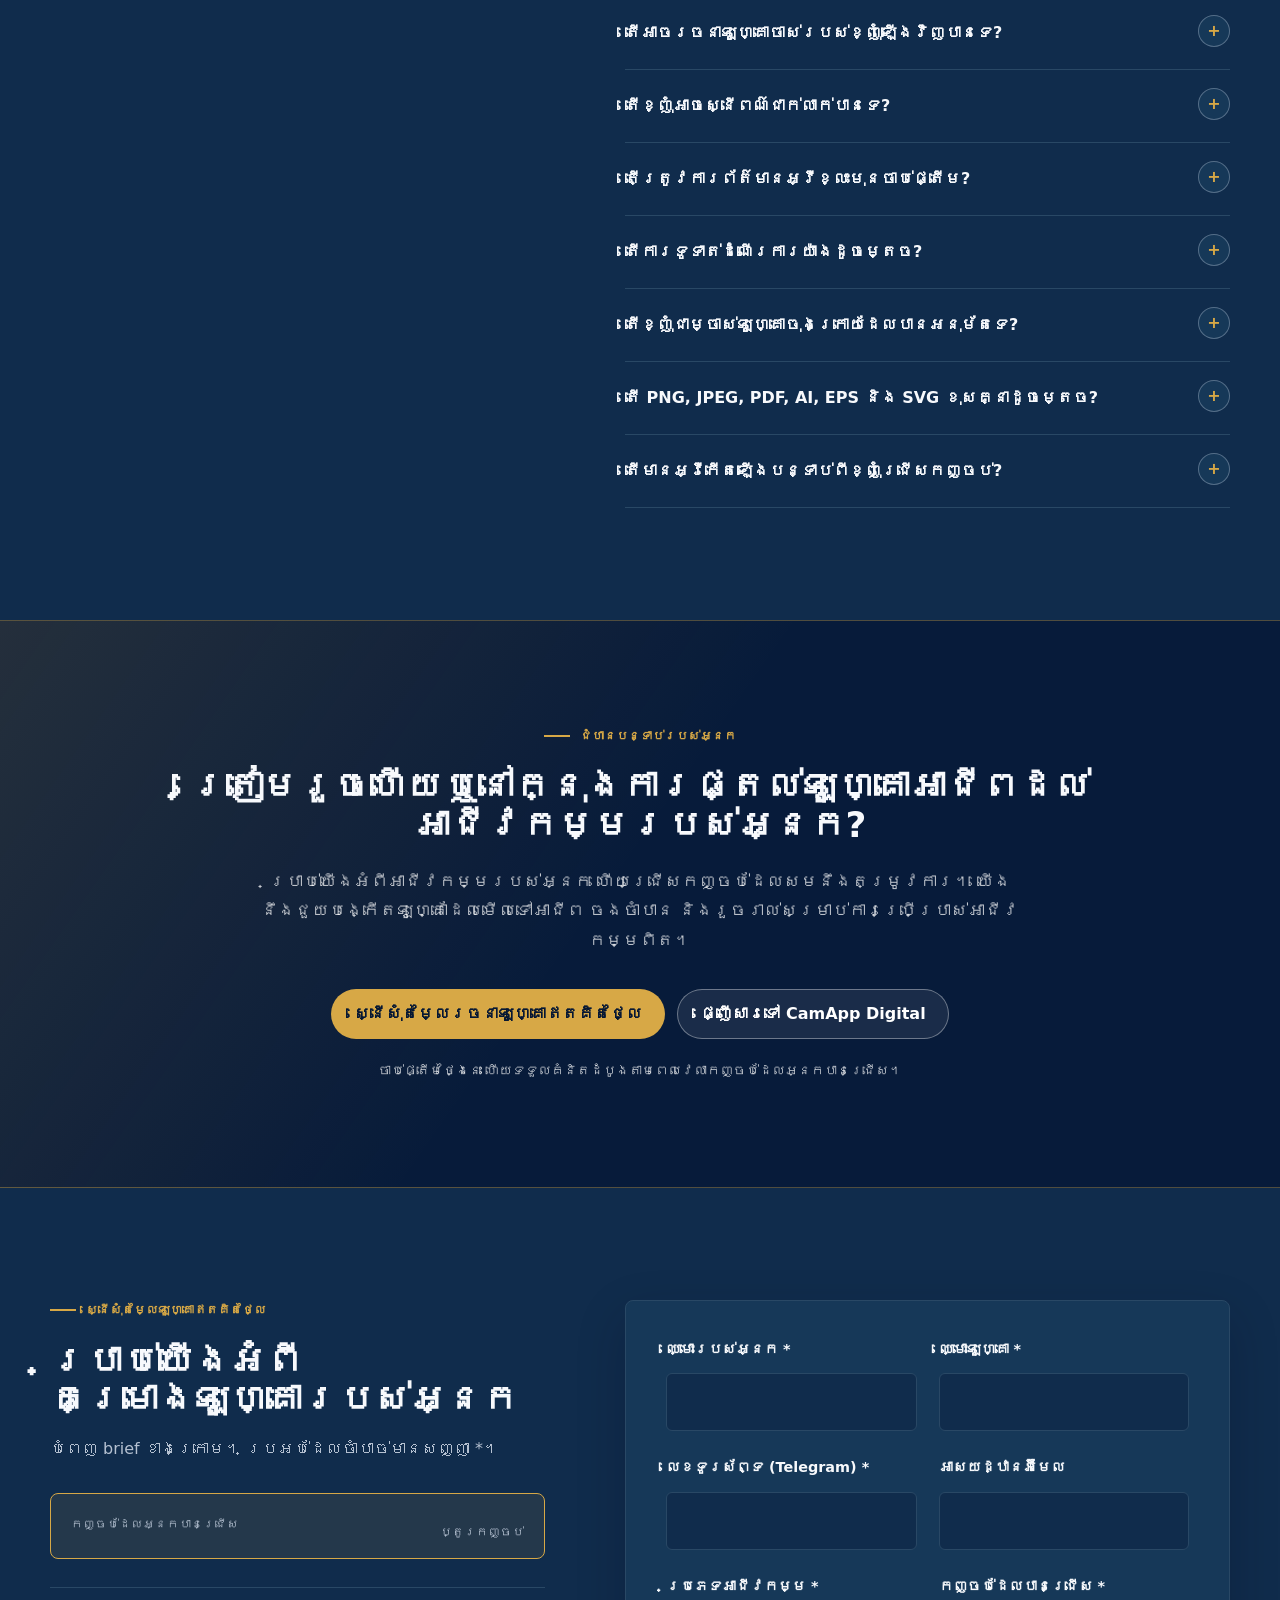
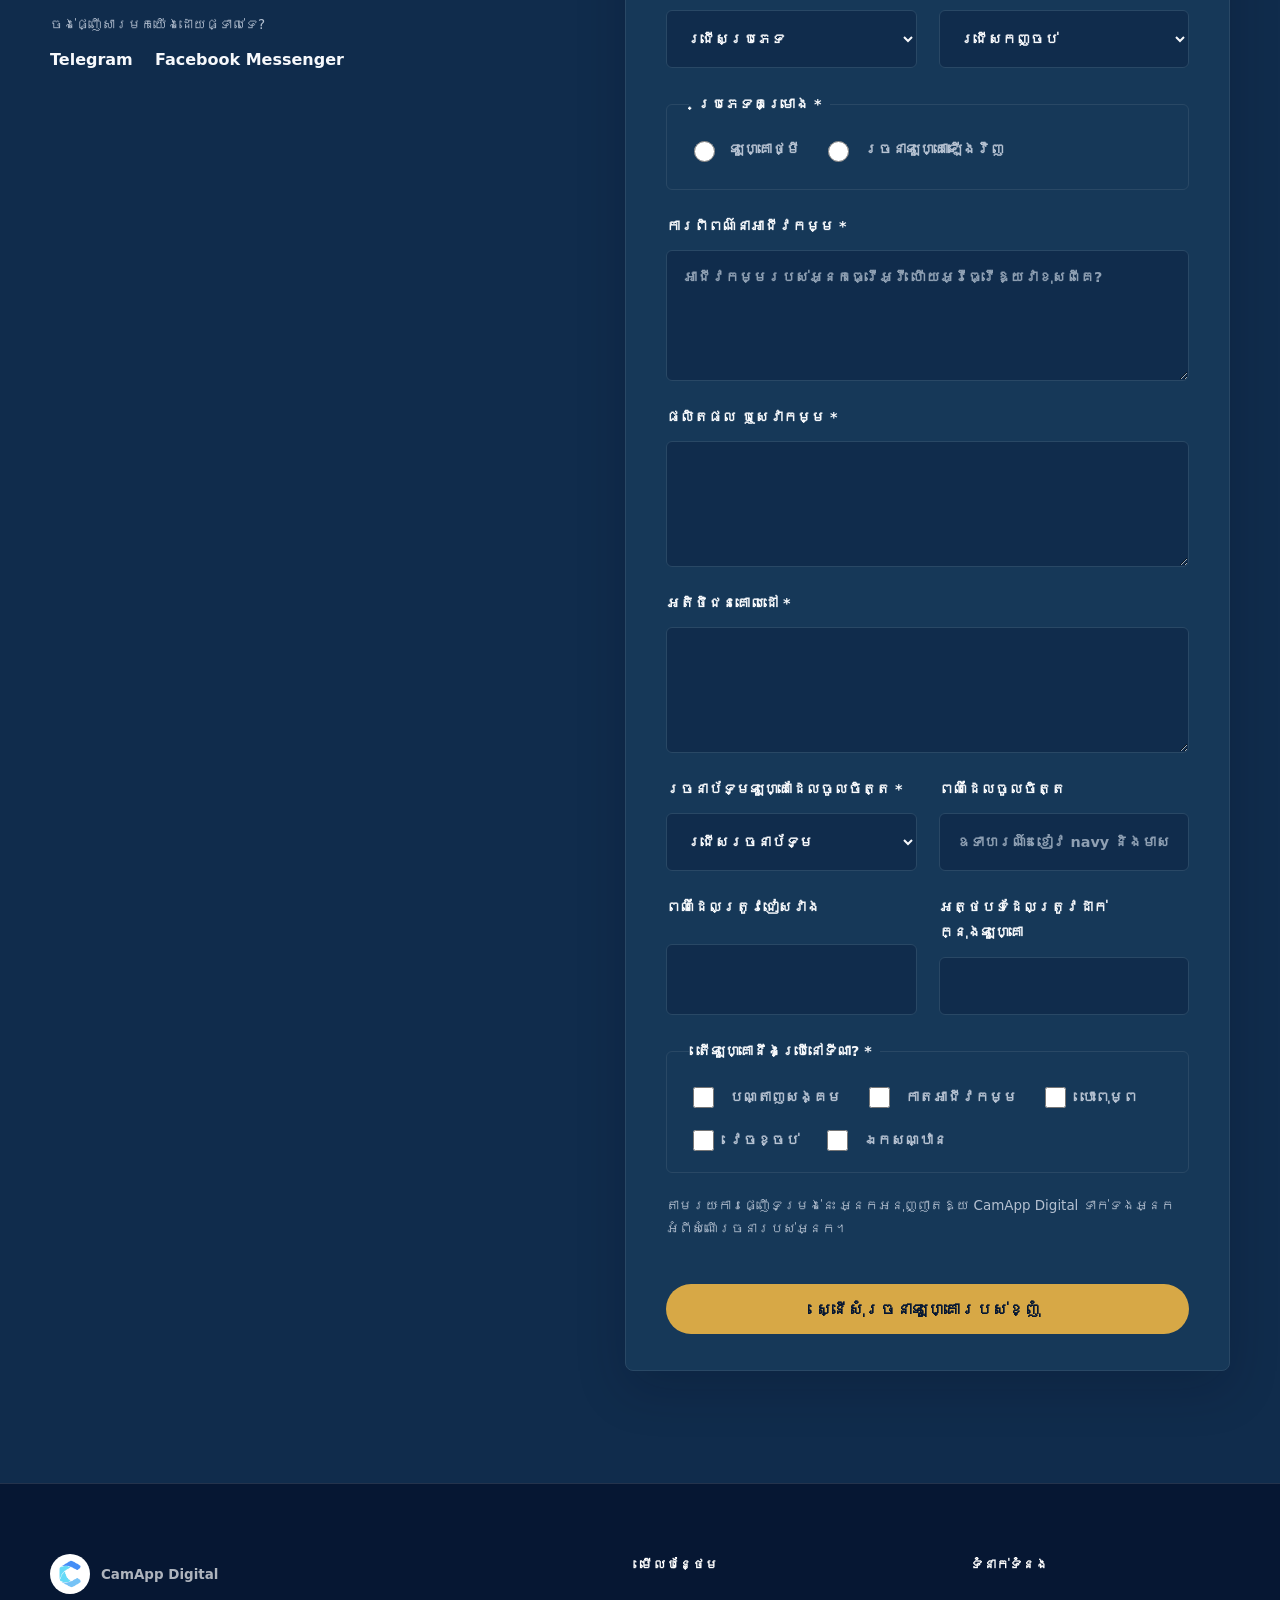
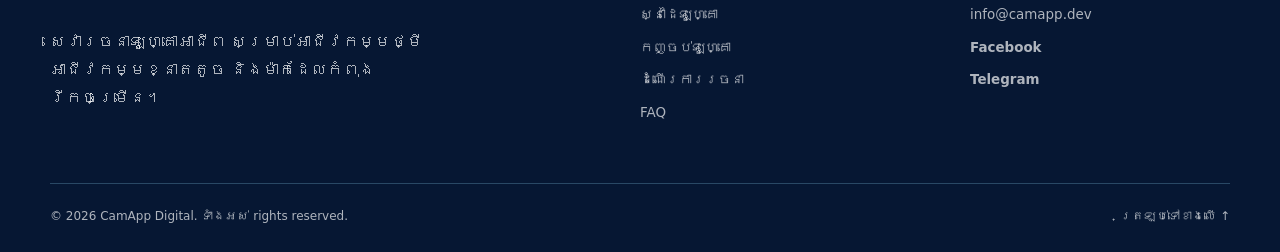
<file: logo-design-khmer.html>
<!DOCTYPE html>
<html lang="km">
  <head>
    <meta charset="UTF-8" />
    <meta name="viewport" content="width=device-width, initial-scale=1.0" />
    <meta http-equiv="refresh" content="0; url=logo-design/" />
    <meta name="robots" content="noindex" />
    <link rel="canonical" href="https://camapp.dev/logo-design/" />
    <title>Redirecting to CamApp Digital Logo Design</title>
  </head>
  <body>
    <p>Redirecting to <a href="logo-design/">CamApp Digital Logo Design</a>.</p>
    <script>
      window.location.replace("logo-design/");
    </script>
  </body>
</html>
</file>
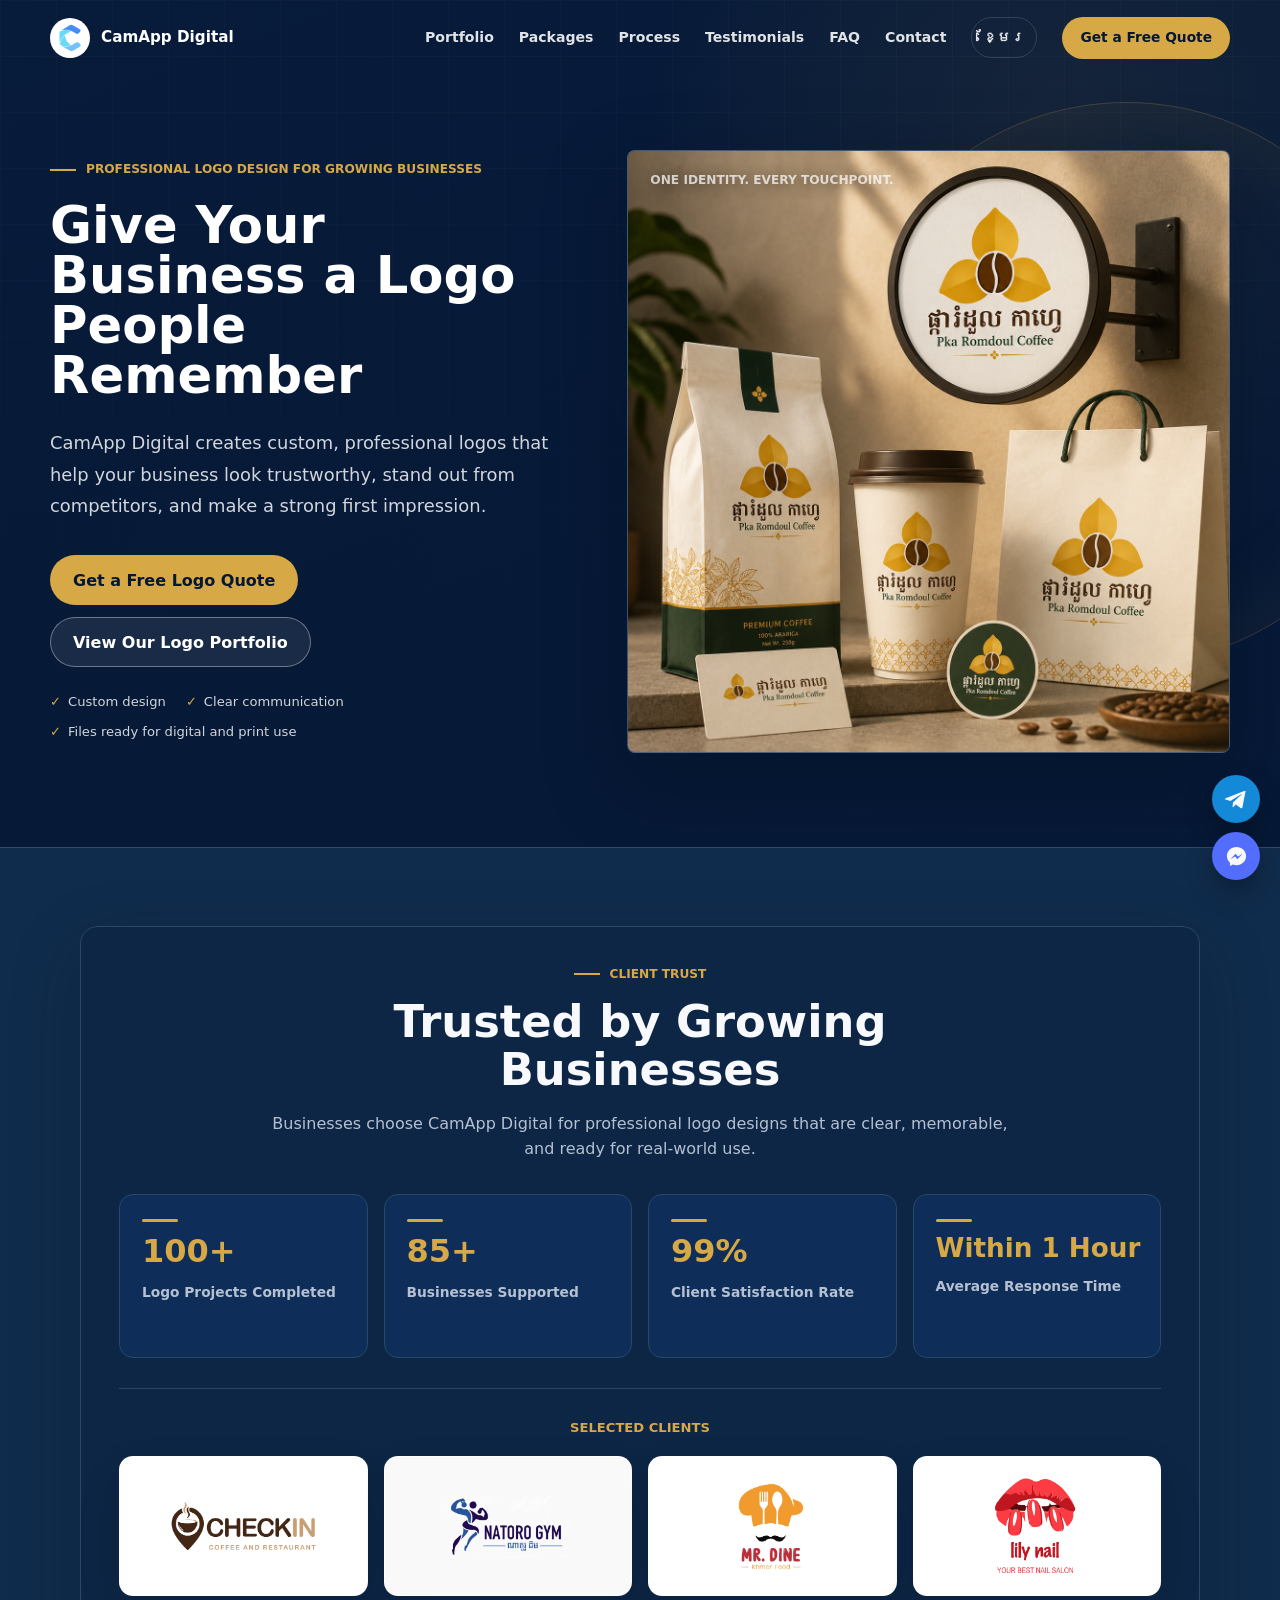
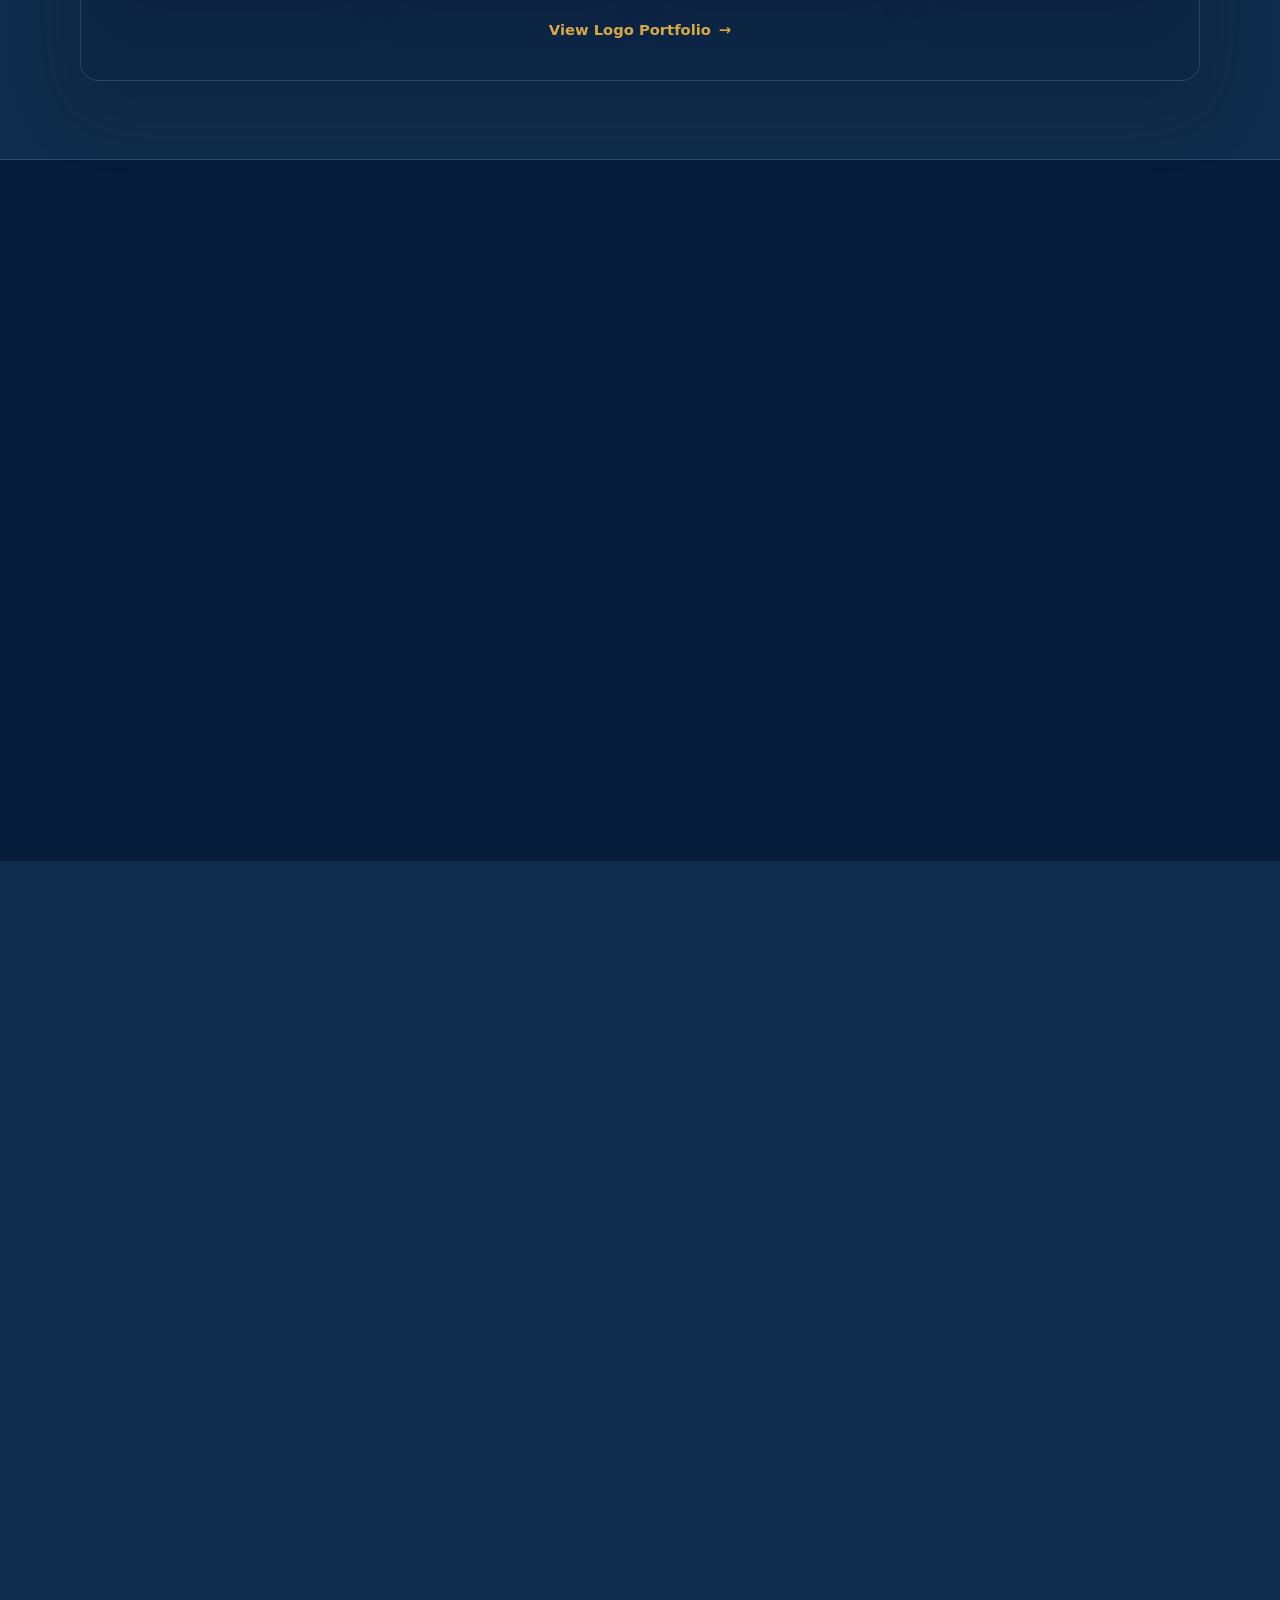
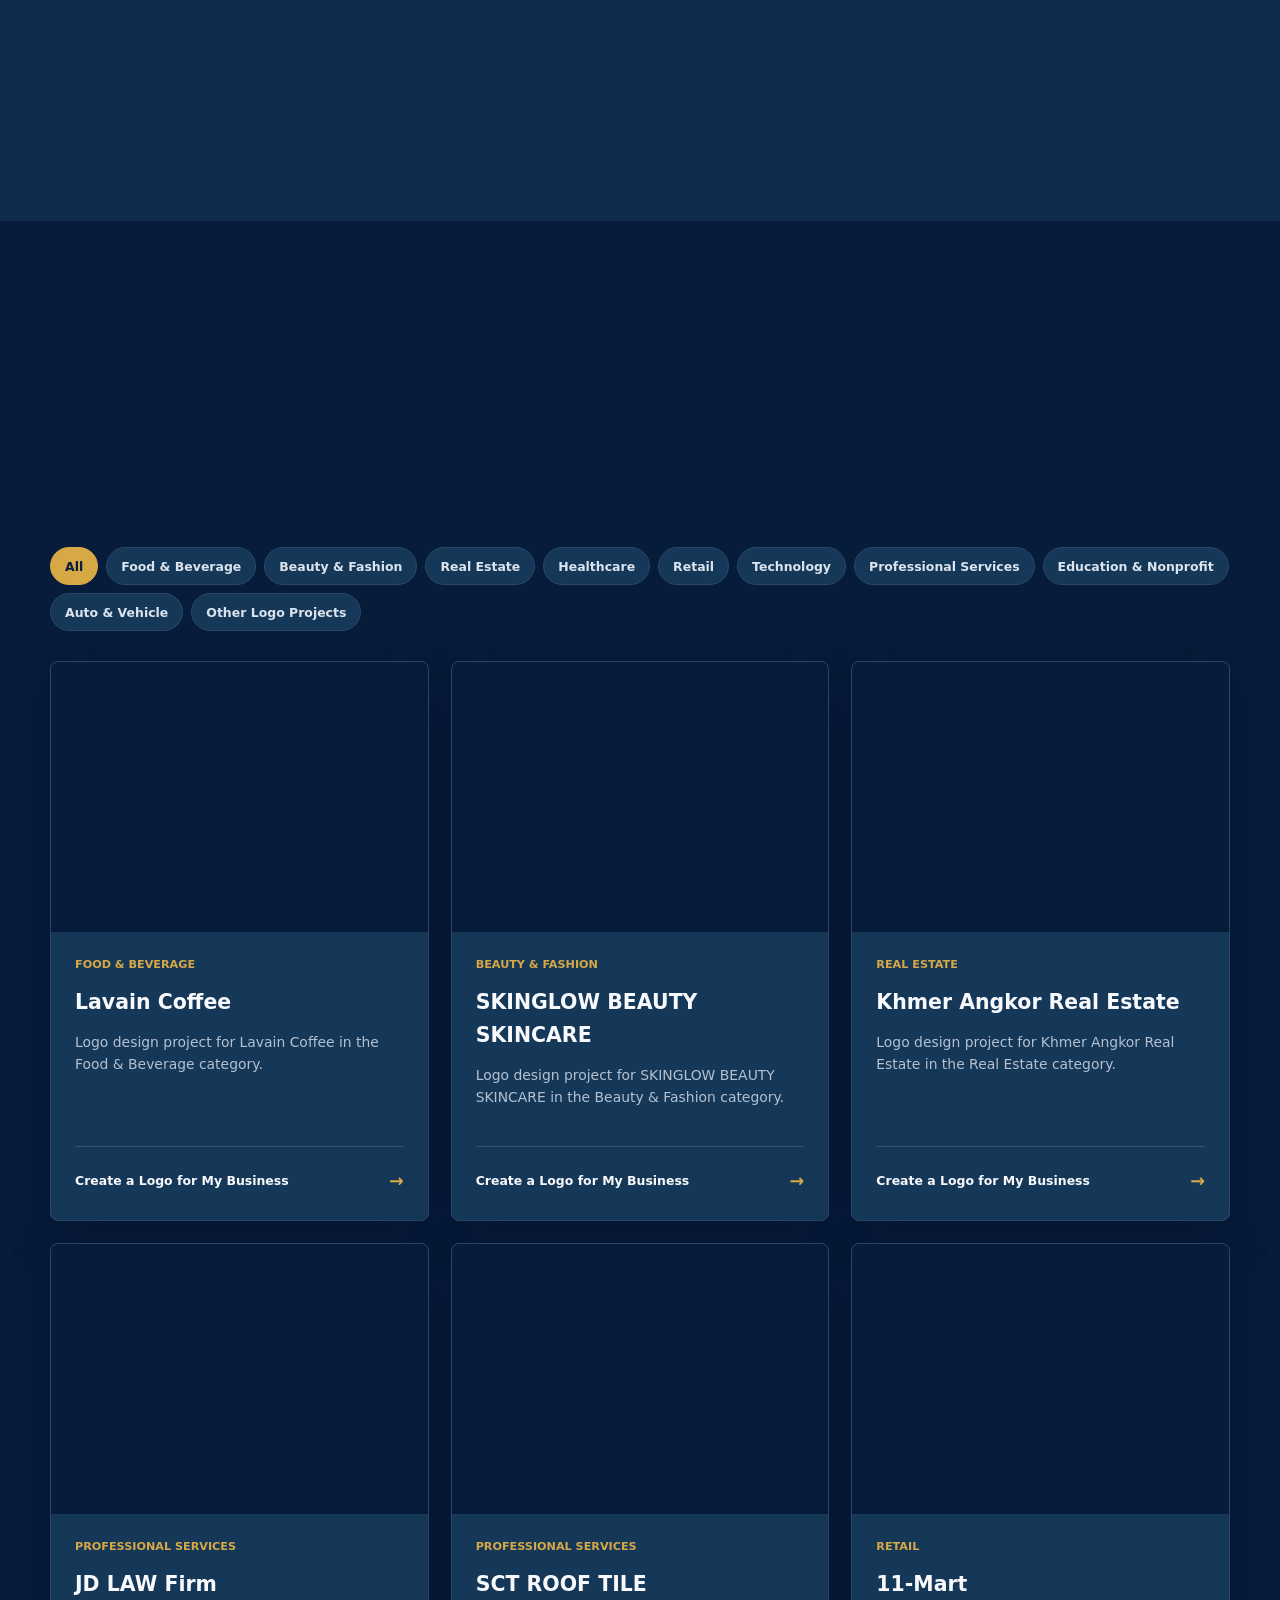
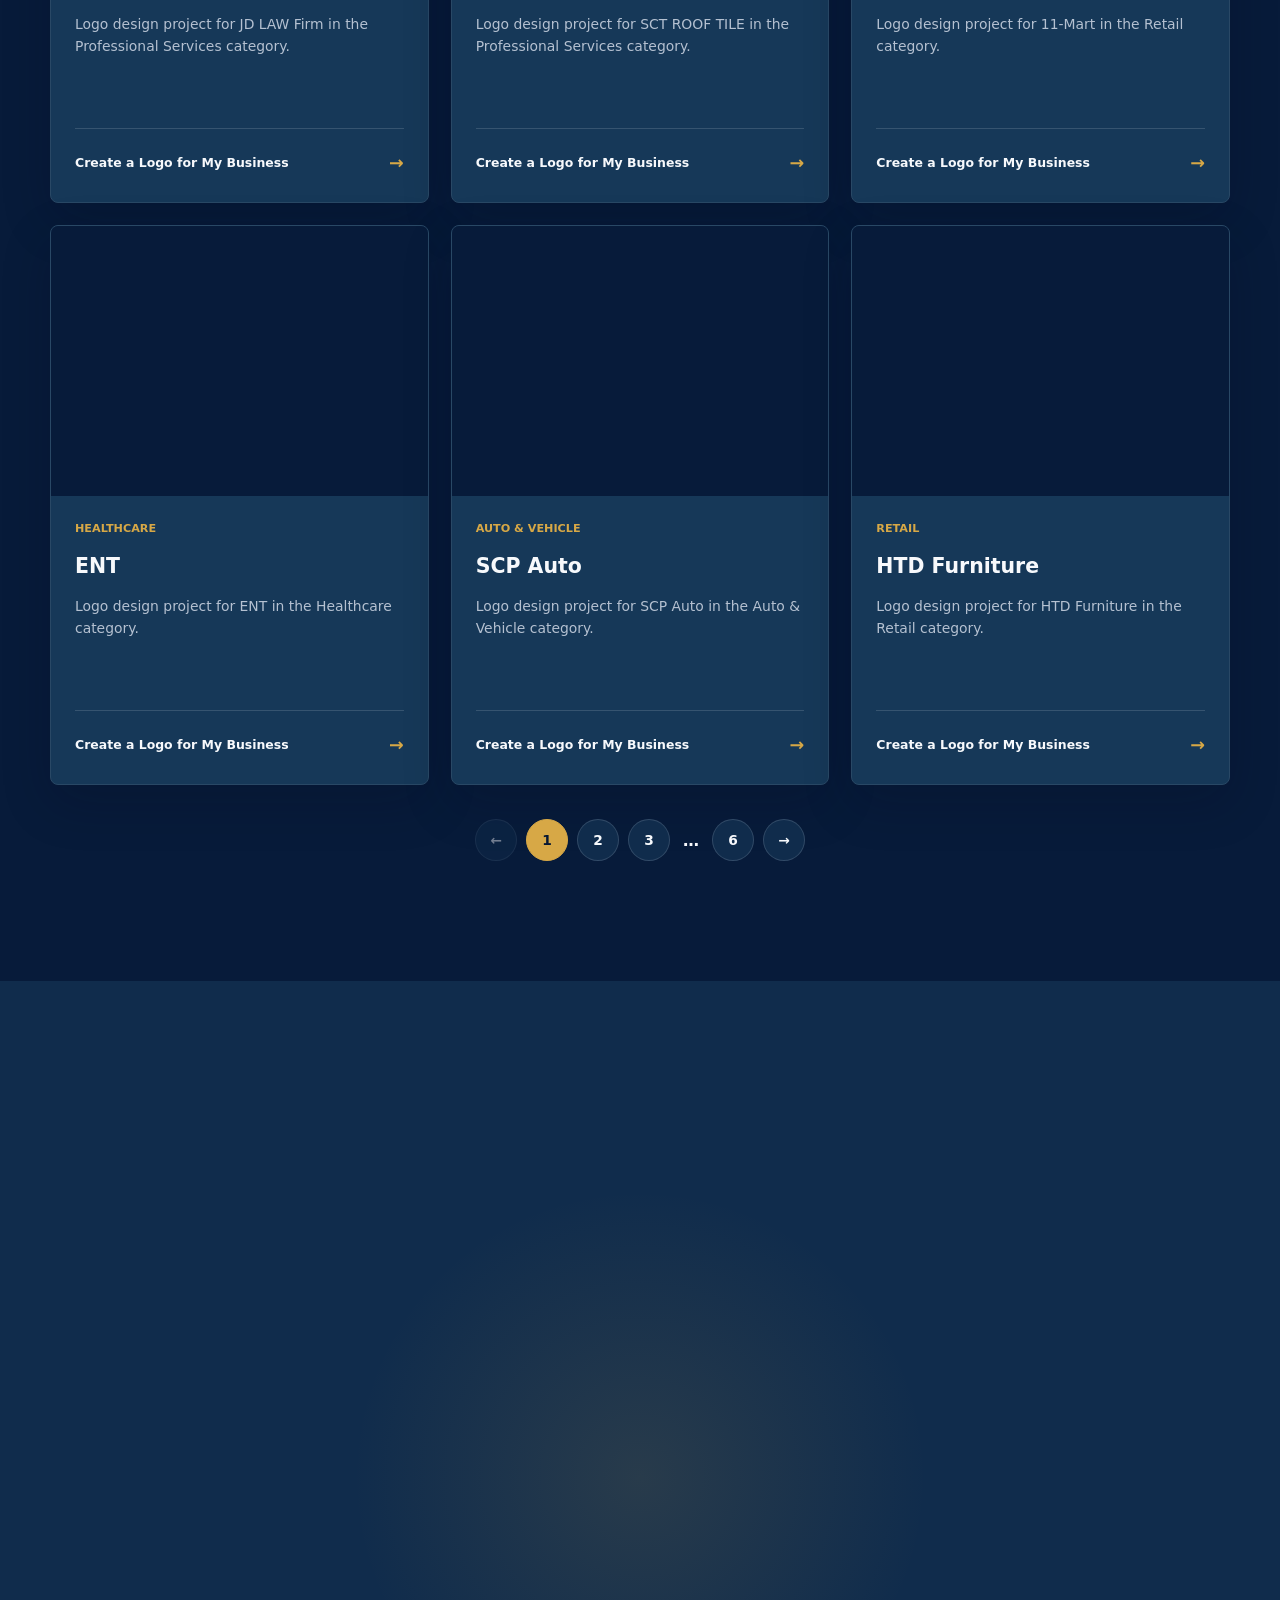
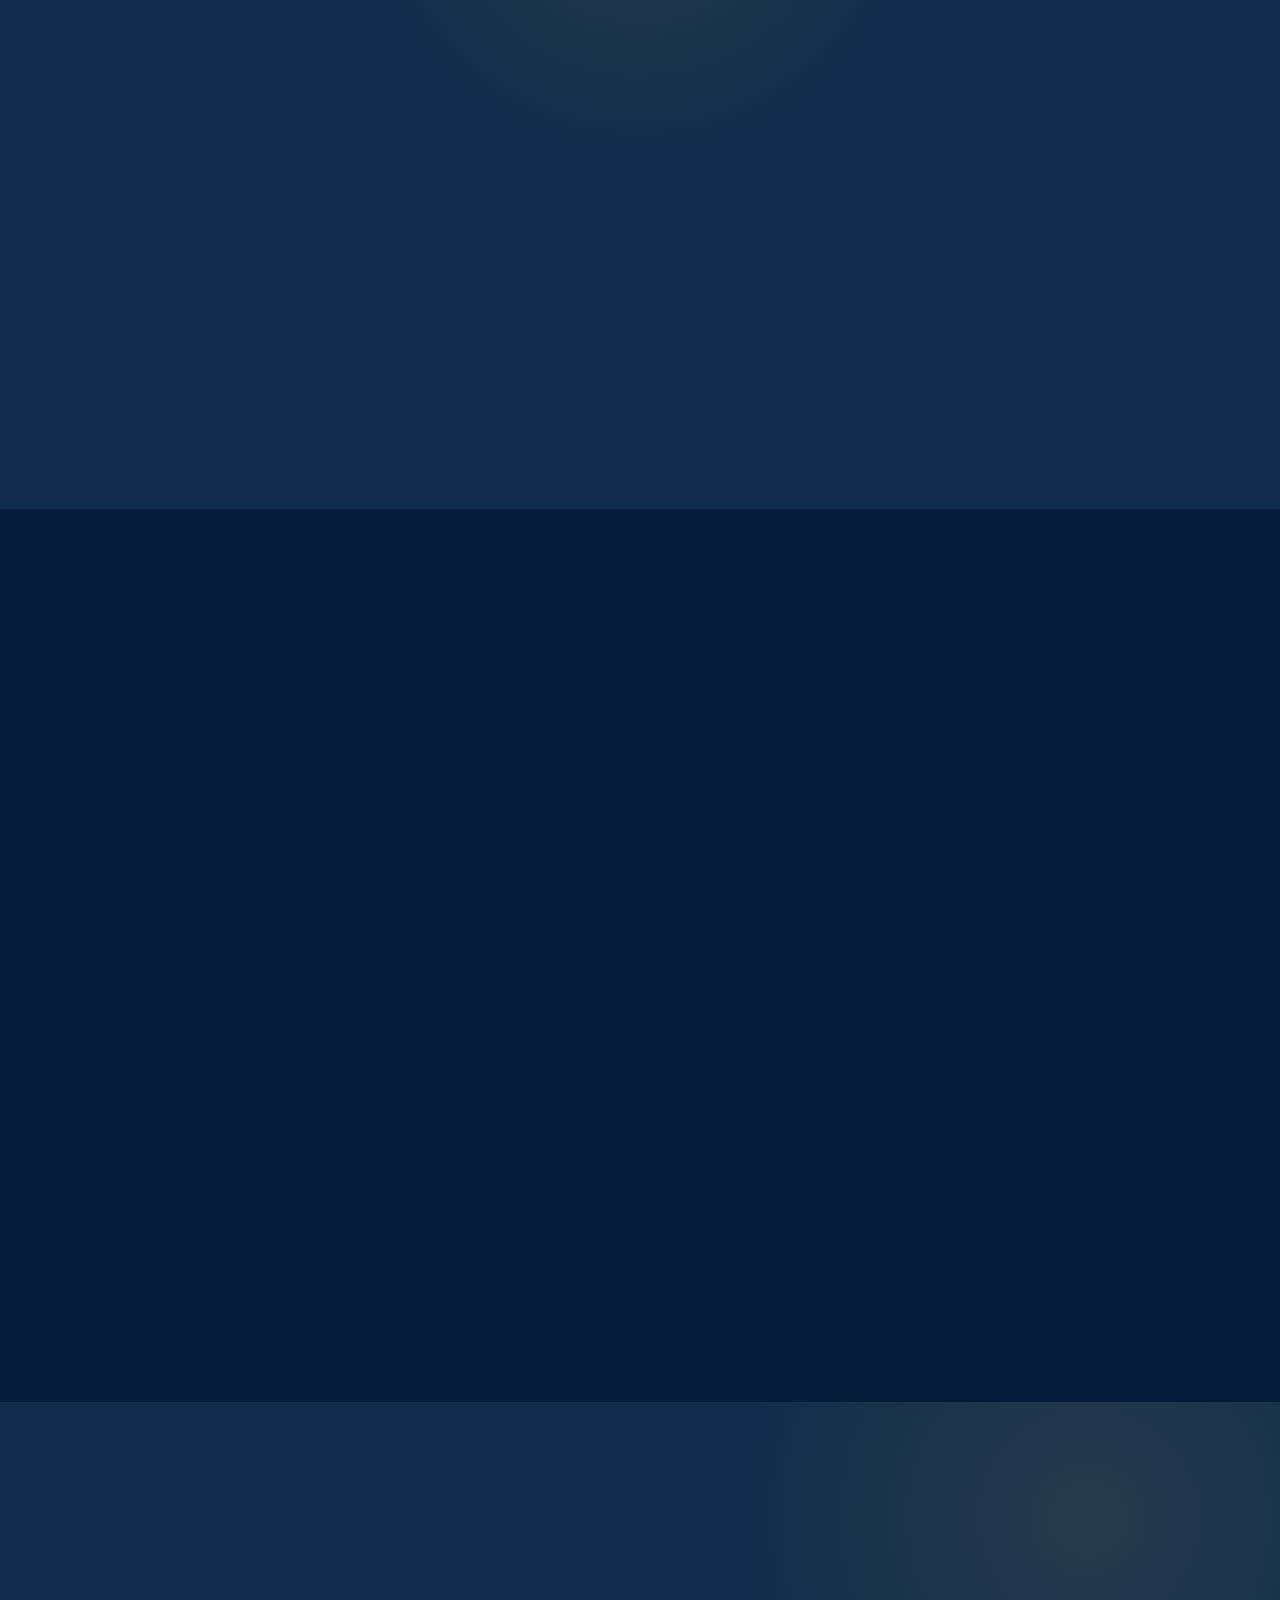
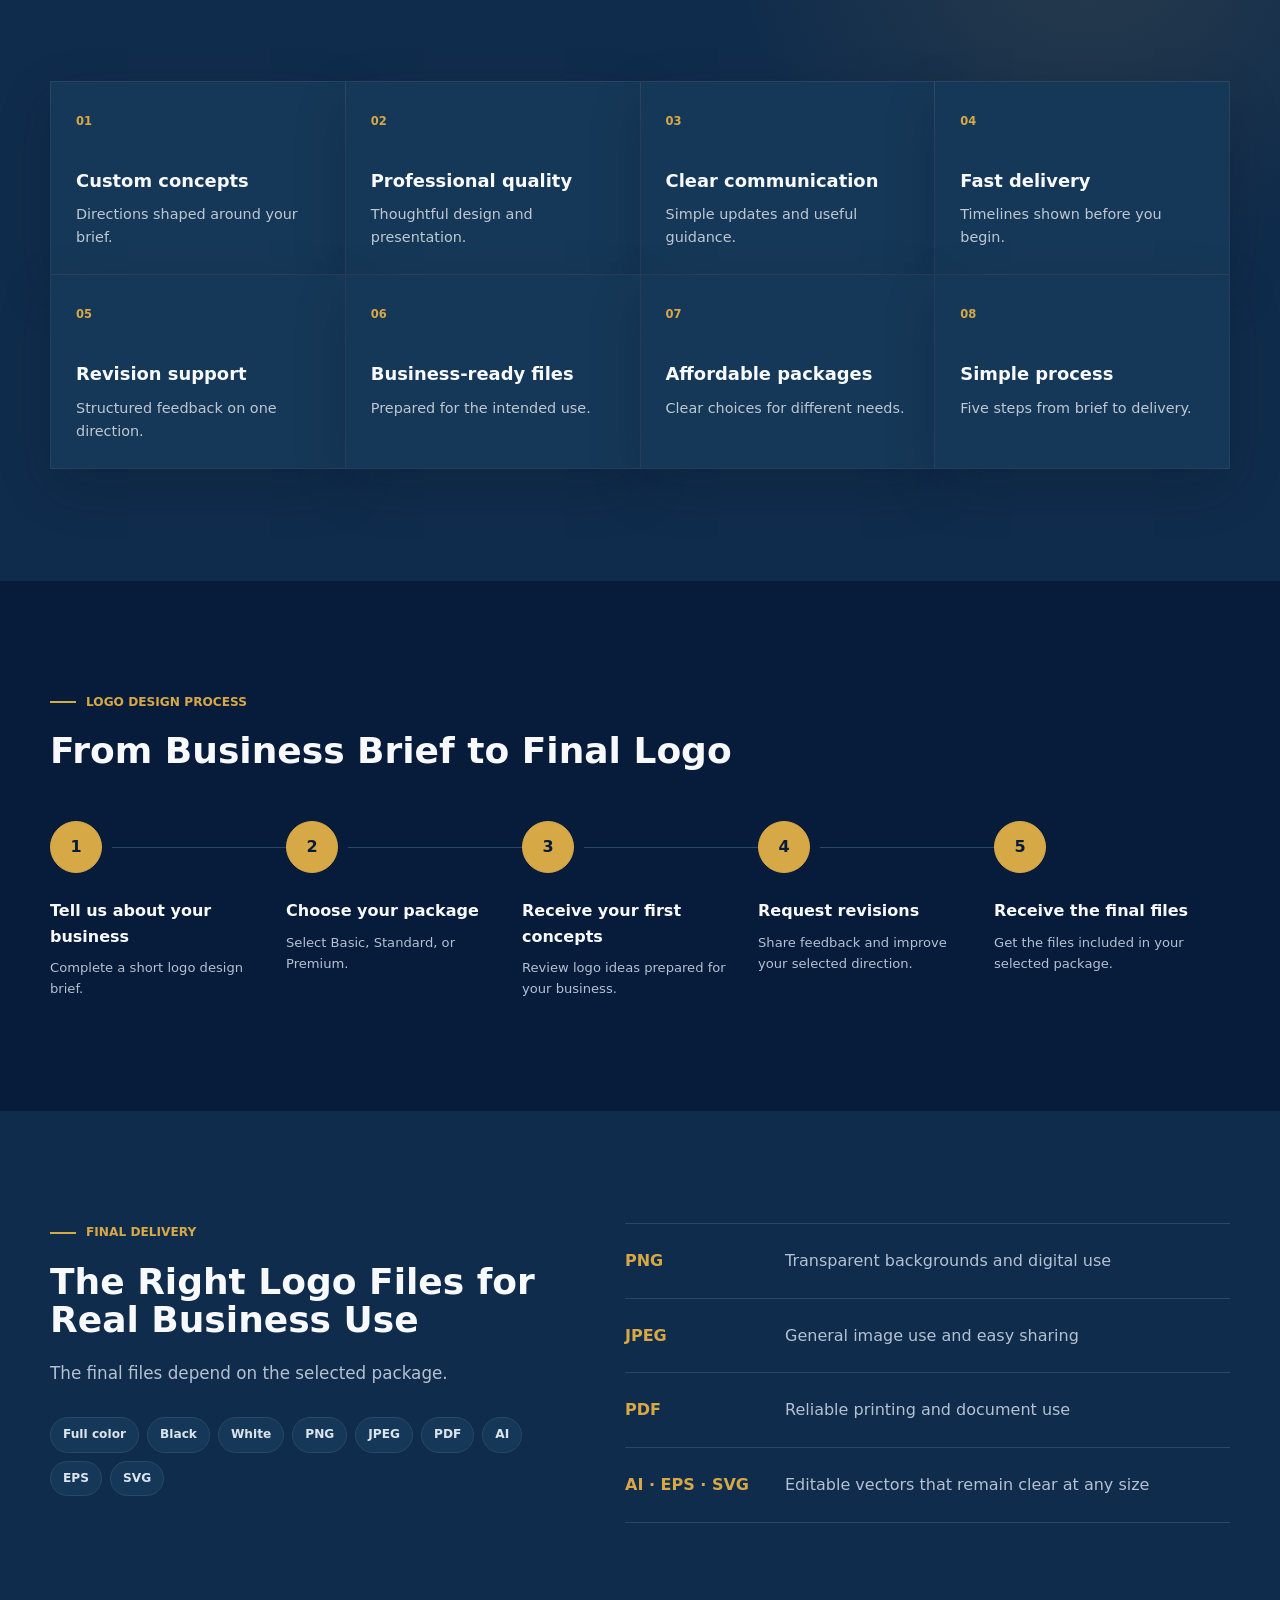
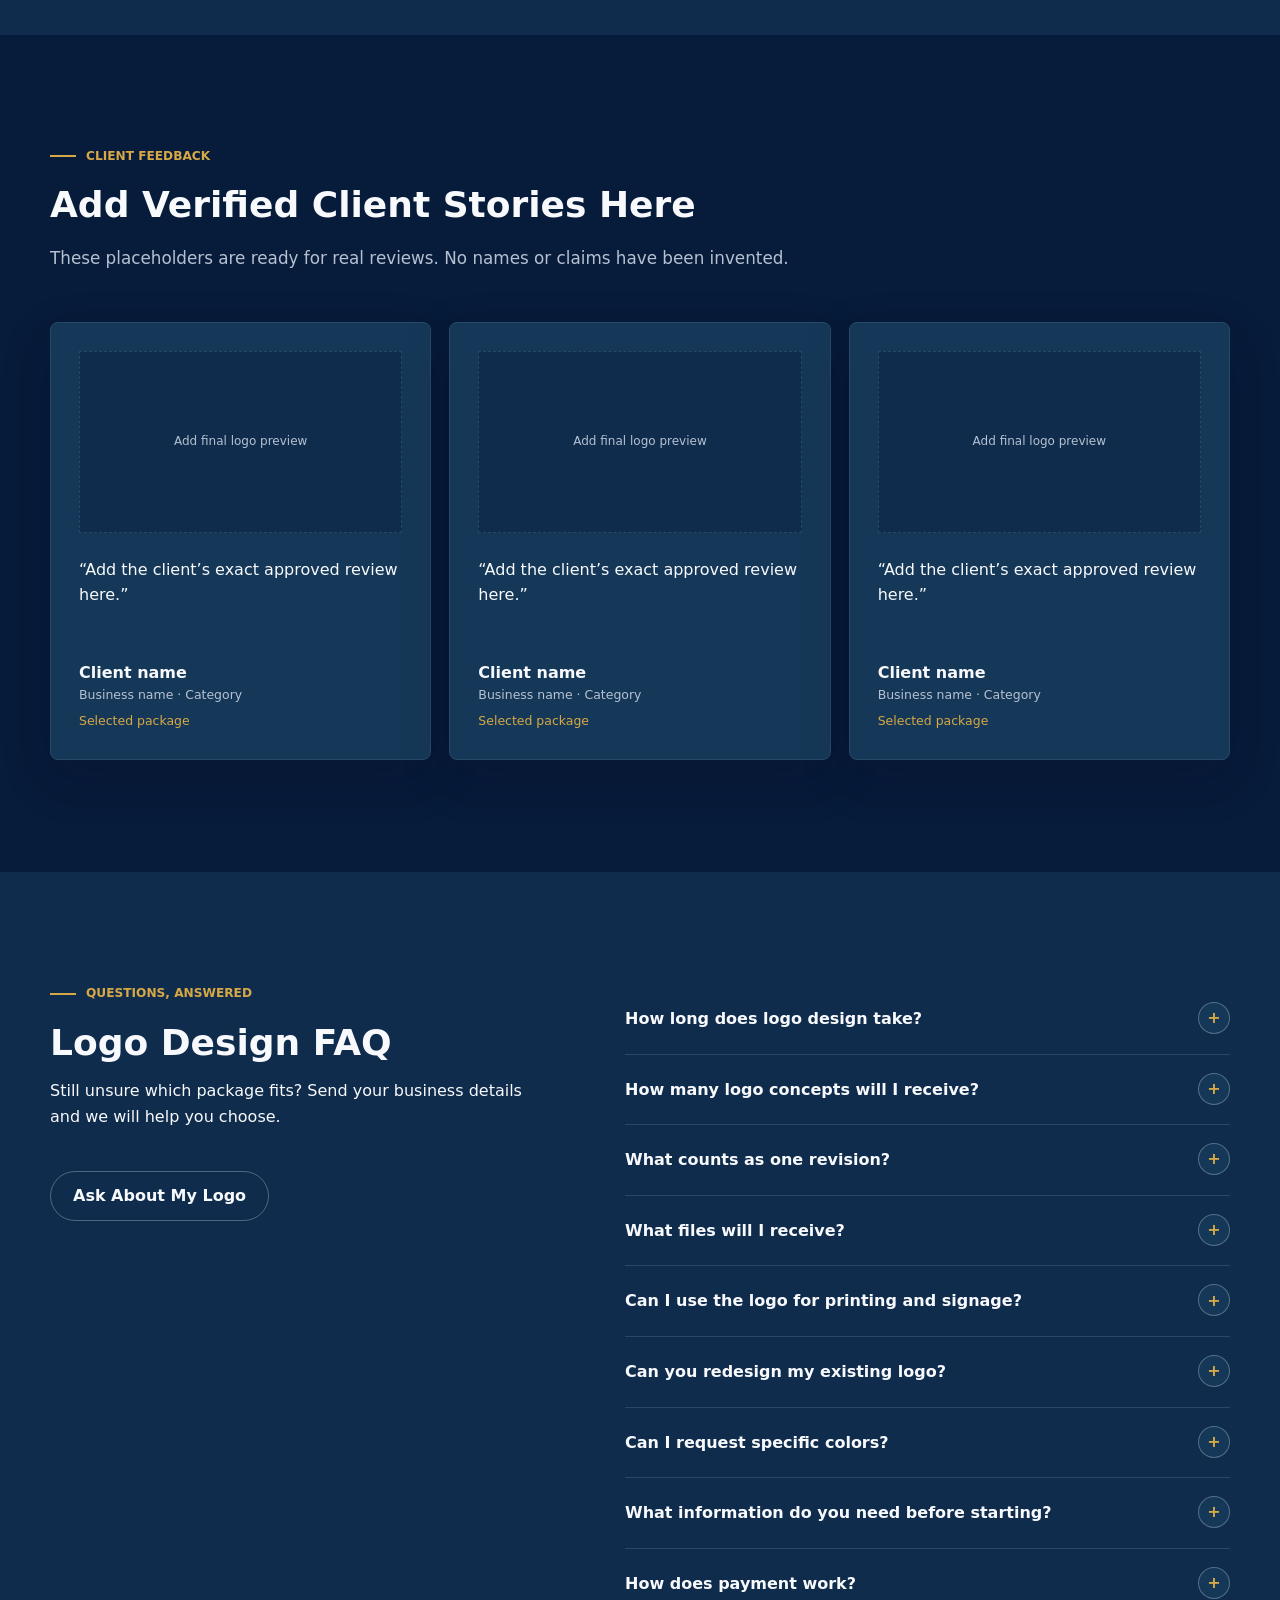
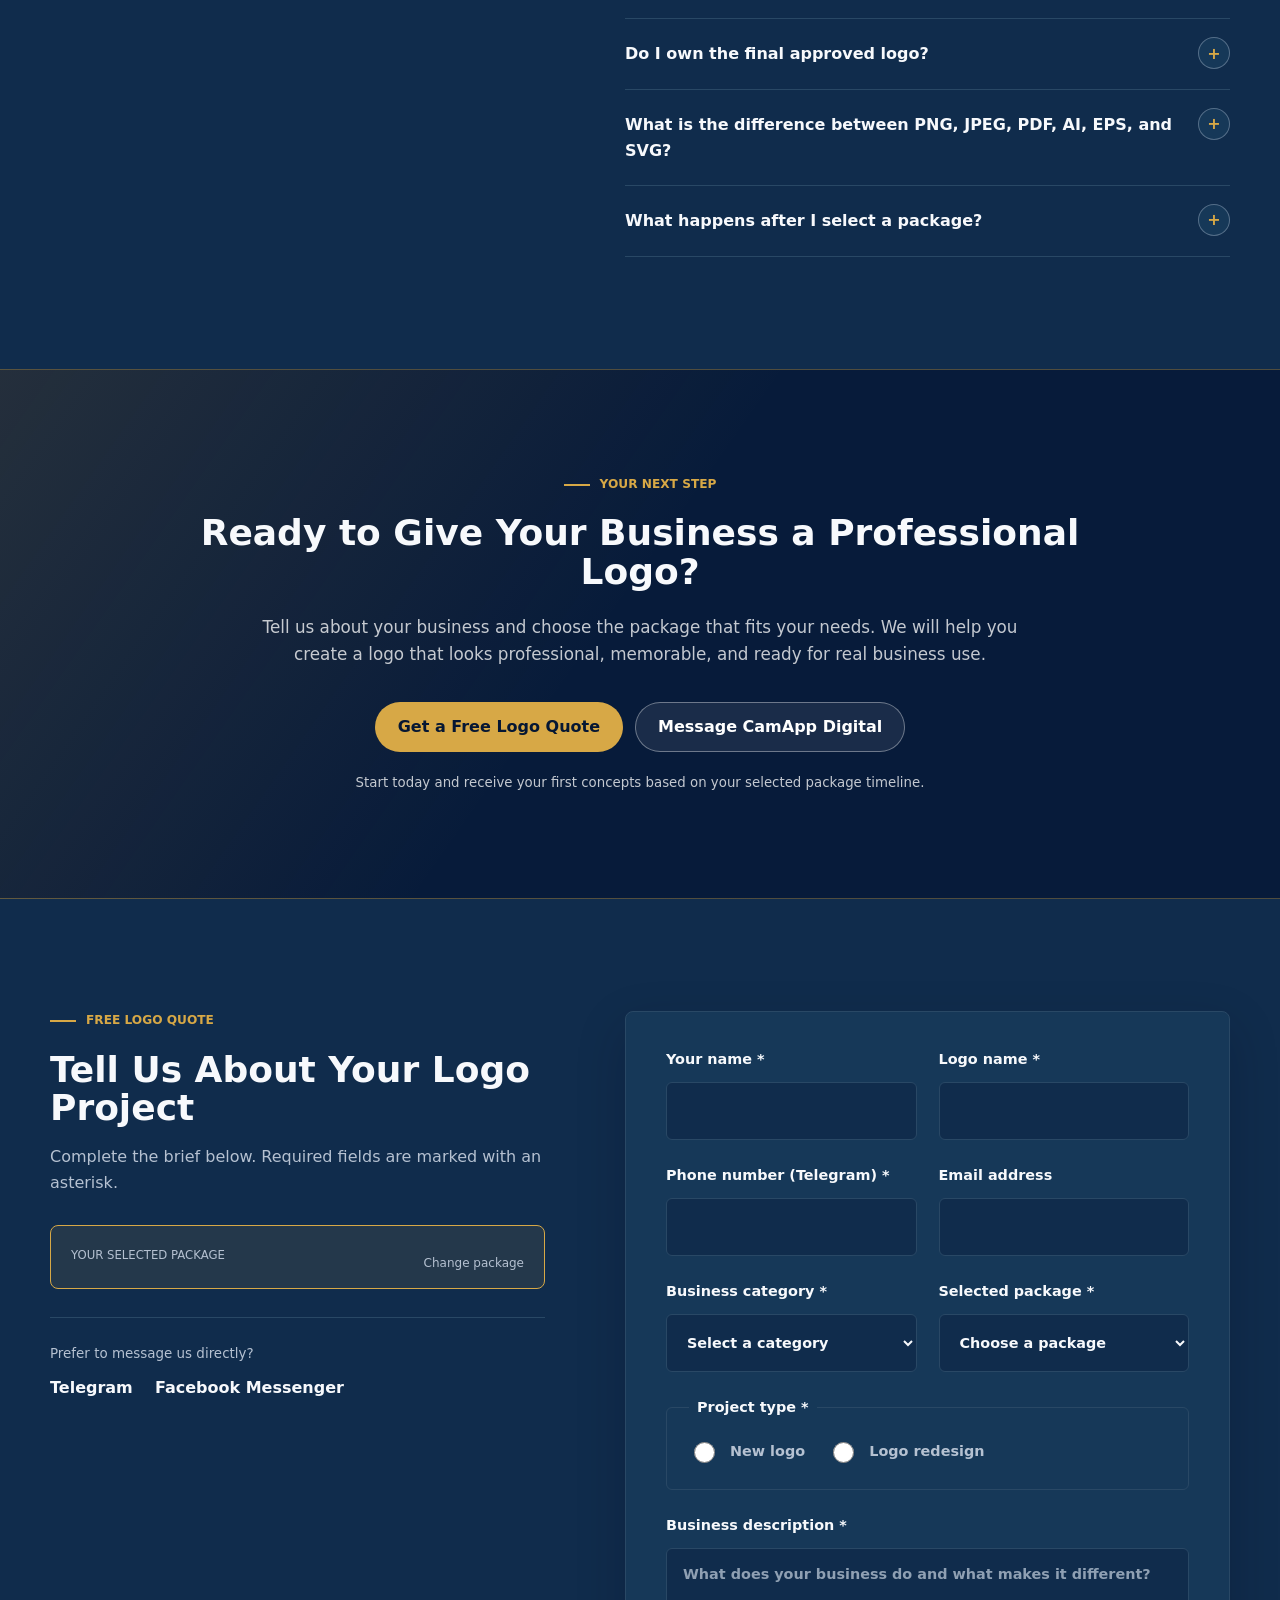
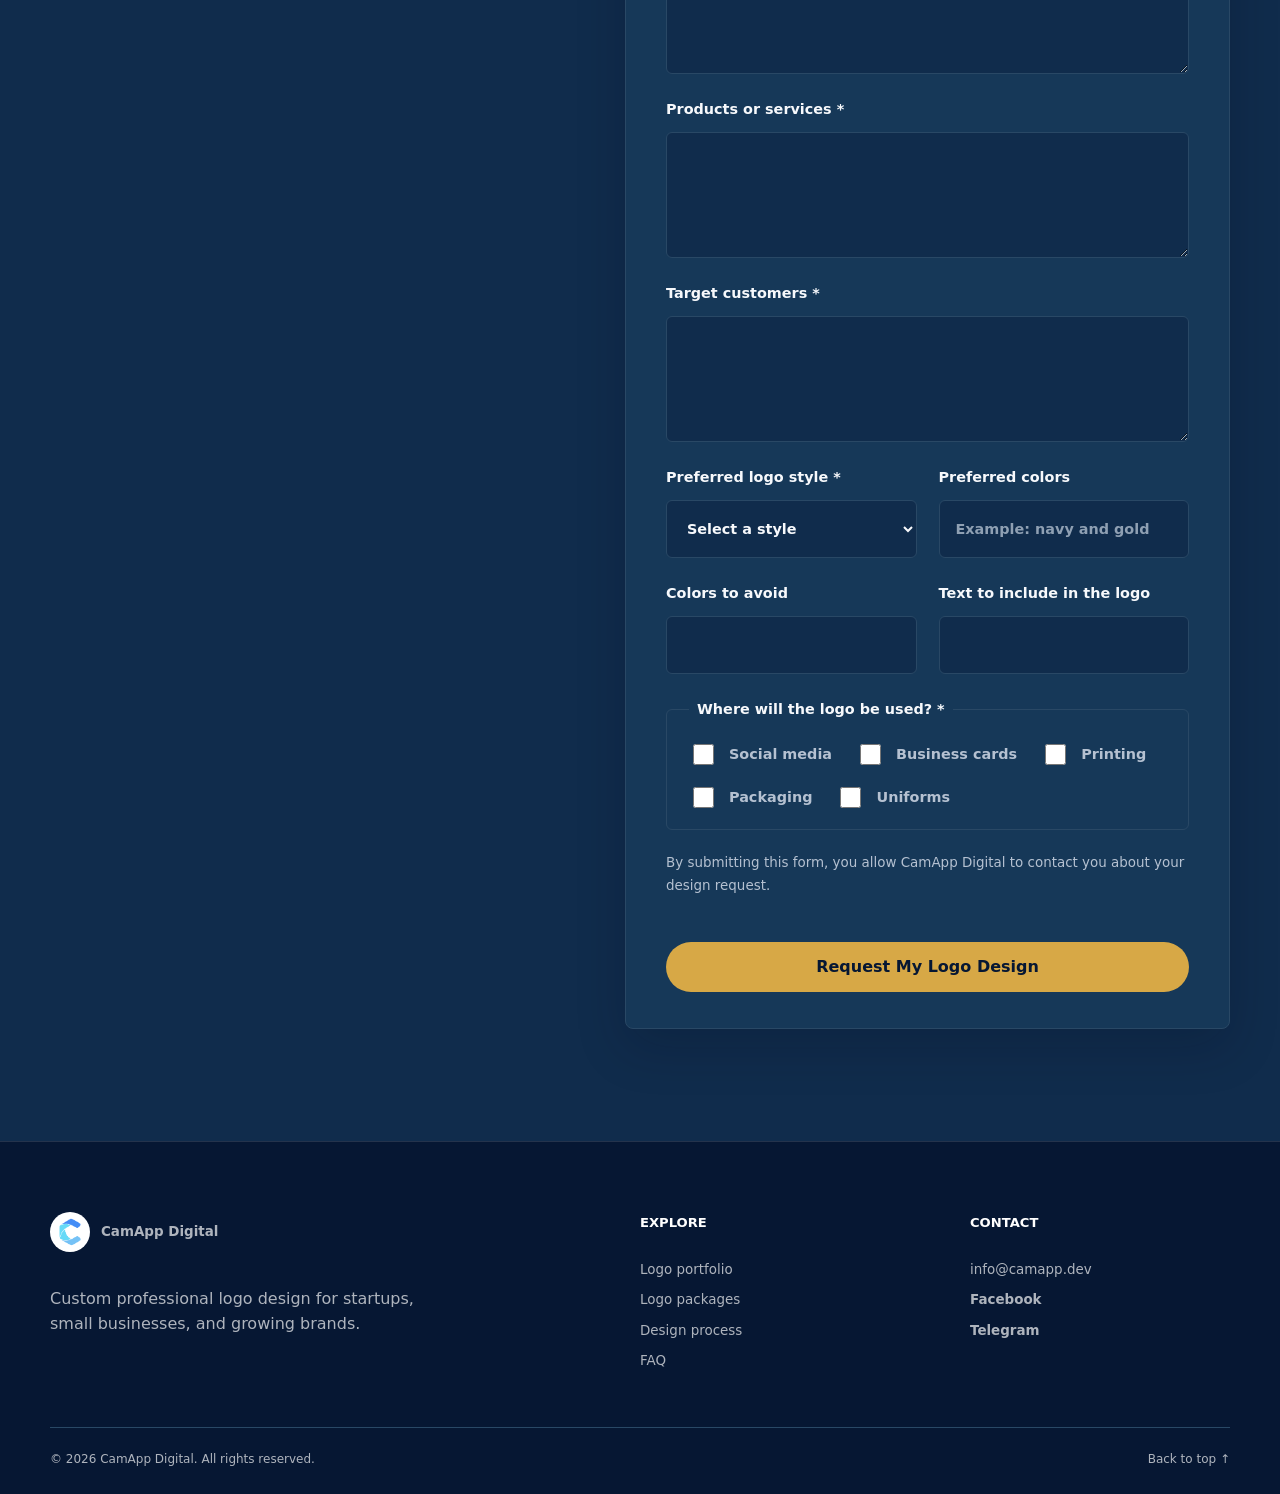
<file: logo-design.html>
<!DOCTYPE html>
<html lang="en">
  <head>
    <meta charset="UTF-8" />
    <meta name="viewport" content="width=device-width, initial-scale=1.0" />
    <meta
      name="description"
      content="Custom professional logo design by CamApp Digital for startups and small businesses. Compare logo packages, view selected work, and request a free quote."
    />
    <meta name="theme-color" content="#07131f" />
    <title>Professional Logo Design Services | CamApp Digital</title>
    <link rel="icon" href="assets/camapp-logo.png" />
    <link rel="preload" as="image" href="assets/portfolio-coffee.jpg" />
  <link rel="stylesheet" href="logo-design.css?v=16" />
  </head>
  <body>
    <a class="skip-link" href="#main-content">Skip to main content</a>

    <header class="site-header" data-header>
      <div class="shell nav-shell">
        <a class="brand" href="https://camapp.dev/" aria-label="Back to CamApp Digital home">
          <img src="assets/camapp-logo.png" alt="" width="40" height="40" />
          <span>CamApp Digital</span>
        </a>

        <button
          class="menu-button"
          type="button"
          aria-expanded="false"
          aria-controls="primary-navigation"
          aria-label="Open navigation"
          data-menu-button
        >
          <span></span><span></span><span></span>
        </button>

        <nav class="primary-nav" id="primary-navigation" aria-label="Primary navigation" data-navigation>
          <a href="#portfolio">Portfolio</a>
          <a href="#packages">Packages</a>
          <a href="#process">Process</a>
          <a href="#testimonials">Testimonials</a>
          <a href="#faq">FAQ</a>
          <a href="#inquiry">Contact</a>
          <a class="language-link" href="logo-design/">ខ្មែរ</a>
          <a class="button button-small button-accent" href="#inquiry">Get a Free Quote</a>
        </nav>
      </div>
    </header>

    <main id="main-content">
      <section class="hero" id="top" aria-labelledby="hero-title">
        <div class="hero-glow" aria-hidden="true"></div>
        <div class="shell hero-layout">
          <div class="hero-copy reveal">
            <p class="eyebrow"><span></span> Professional logo design for growing businesses</p>
            <h1 id="hero-title">Give Your Business a Logo People Remember</h1>
            <p class="hero-lead">
              CamApp Digital creates custom, professional logos that help your business look trustworthy, stand out
              from competitors, and make a strong first impression.
            </p>
            <div class="hero-actions">
              <a class="button button-accent" href="#inquiry">Get a Free Logo Quote</a>
              <a class="button button-ghost" href="#portfolio">View Our Logo Portfolio</a>
            </div>
            <p class="trust-line">
              <span>Custom design</span><span>Clear communication</span><span>Files ready for digital and print use</span>
            </p>
          </div>

          <div class="brand-showcase reveal" aria-label="Pka Romdoul Coffee logo shown on real business materials">
            <div class="showcase-label">One identity. Every touchpoint.</div>
            <img class="hero-mockup-image" src="assets/pka-romdoul-coffee-mockup.png" alt="Pka Romdoul Coffee logo applied to packaging, cup, signage, and shopping bag" />
          </div>
        </div>
      </section>

      <section class="proof-strip" aria-labelledby="proof-title">
        <div class="shell">
          <h2 class="sr-only" id="proof-title">CamApp Digital client results</h2>
          <div class="proof-card">
            <div class="proof-heading">
              <p class="eyebrow"><span></span> Client trust</p>
              <h2>Trusted by Growing Businesses</h2>
              <p>Businesses choose CamApp Digital for professional logo designs that are clear, memorable, and ready for real-world use.</p>
            </div>
            <div class="proof-stats" aria-label="CamApp Digital trust statistics">
              <!-- Trust values are controlled in logo-design.js. Confirm all values before publishing. -->
              <article><span aria-hidden="true"></span><strong data-stat="projects">100+</strong><p>Logo Projects Completed</p></article>
              <article><span aria-hidden="true"></span><strong data-stat="businesses">85+</strong><p>Businesses Supported</p></article>
              <article><span aria-hidden="true"></span><strong data-stat="satisfaction">99%</strong><p>Client Satisfaction Rate</p></article>
              <article><span aria-hidden="true"></span><strong data-stat="response">Within 1 Hour</strong><p>Average Response Time</p></article>
            </div>
            <div class="client-logo-showcase" aria-labelledby="selected-clients-title">
              <h3 id="selected-clients-title">Selected Clients</h3>
              <div class="client-logo-row" aria-label="Featured portfolio projects">
                <a class="client-placeholder" href="#portfolio" aria-label="View Checkin Coffee logo project"><img src="assets/checkin-logo.png" alt="Checkin Coffee logo" /></a>
                <a class="client-placeholder" href="#portfolio" aria-label="View Gym logo project"><img src="assets/gym_logo.png" alt="Gym logo" /></a>
                <a class="client-placeholder" href="#portfolio" aria-label="View Mr Dine logo project"><img src="assets/mr-dine-logo.png" alt="Mr Dine logo" /></a>
                <a class="client-placeholder" href="#portfolio" aria-label="View Nail Salon logo project"><img src="assets/nail-salon-logo.png" alt="Nail salon logo" /></a>
              </div>
              <a class="proof-portfolio-link" href="#portfolio">View Logo Portfolio <span aria-hidden="true">→</span></a>
            </div>
          </div>
        </div>
      </section>

      <section class="section problem-section" aria-labelledby="problem-title">
        <div class="shell split-layout">
          <div class="section-copy reveal">
            <p class="eyebrow"><span></span> The problem</p>
            <h2 id="problem-title">Does Your Logo Make Your Business Look Professional?</h2>
            <p class="section-lead">
              A good business can lose trust when its logo looks unclear, outdated, or unprofessional.
            </p>
            <ul class="issue-list">
              <li>The logo looks outdated or difficult to read</li>
              <li>It becomes blurry when printed or enlarged</li>
              <li>It does not represent the business clearly</li>
              <li>It does not work well on social media</li>
              <li>It changes across signs, menus, and materials</li>
              <li>Customers cannot easily remember it</li>
            </ul>
          </div>

          <div class="before-after reveal" aria-label="Comparison of a weak logo and a professional logo">
            <article class="comparison-card weak-logo">
              <span class="comparison-label">Before</span>
              <div class="comparison-logo-frame">
                <img src="assets/pka-romdoul-logo-before.png" alt="Pka Romdoul Coffee logo before redesign" />
              </div>
              <p>Hard to read. Inconsistent. Easy to forget.</p>
            </article>
            <div class="comparison-arrow" aria-hidden="true">→</div>
            <article class="comparison-card strong-logo">
              <span class="comparison-label">After</span>
              <div class="comparison-logo-frame">
                <img src="assets/pka-romdoul-logo-after.png" alt="Pka Romdoul Coffee logo after redesign" />
              </div>
              <p>Clear. Scalable. Ready for real business use.</p>
            </article>
          </div>
        </div>
      </section>

      <section class="section solution-section" aria-labelledby="solution-title">
        <div class="shell">
          <div class="section-heading centered reveal">
            <p class="eyebrow"><span></span> The solution</p>
            <h2 id="solution-title">A Logo Built for Real Business Use</h2>
            <p>Every logo is created around your business, your customers, and where your brand needs to appear.</p>
          </div>
          <div class="benefit-grid">
            <article class="benefit-card reveal"><span class="benefit-icon" aria-hidden="true"><svg viewBox="0 0 24 24" focusable="false"><path d="m15 4 5 5" /><path d="m14 5 5 5-9 9-5-5 9-9Z" /><path d="M4 4v4" /><path d="M2 6h4" /><path d="M19 15v4" /><path d="M17 17h4" /></svg></span><h3>Custom-made</h3><p>Built around your business, audience, and goals—not copied from a template.</p></article>
            <article class="benefit-card reveal"><span class="benefit-icon" aria-hidden="true"><svg viewBox="0 0 24 24" focusable="false"><path d="M2.5 12s3.5-6 9.5-6 9.5 6 9.5 6-3.5 6-9.5 6-9.5-6-9.5-6Z" /><circle cx="12" cy="12" r="3" /></svg></span><h3>Easy to recognize</h3><p>A clear visual idea that customers can quickly understand and remember.</p></article>
            <article class="benefit-card reveal"><span class="benefit-icon" aria-hidden="true"><svg viewBox="0 0 24 24" focusable="false"><path d="M8 3H3v5" /><path d="M3 3l6 6" /><path d="M16 3h5v5" /><path d="m21 3-6 6" /><path d="M8 21H3v-5" /><path d="m3 21 6-6" /><path d="M16 21h5v-5" /><path d="m21 21-6-6" /></svg></span><h3>Clear at every size</h3><p>Designed to stay readable on profile images, labels, signs, and large banners.</p></article>
            <article class="benefit-card reveal"><span class="benefit-icon" aria-hidden="true"><svg viewBox="0 0 24 24" focusable="false"><rect x="3" y="4" width="13" height="10" rx="2" /><path d="M8 20h5" /><path d="M10.5 14v6" /><rect x="17" y="9" width="4" height="11" rx="1.5" /></svg></span><h3>Ready for digital use</h3><p>Prepared for social media, websites, online profiles, and everyday sharing.</p></article>
            <article class="benefit-card reveal"><span class="benefit-icon" aria-hidden="true"><svg viewBox="0 0 24 24" focusable="false"><path d="M6 9V3h12v6" /><path d="M6 18H4a2 2 0 0 1-2-2v-5a2 2 0 0 1 2-2h16a2 2 0 0 1 2 2v5a2 2 0 0 1-2 2h-2" /><path d="M6 14h12v7H6z" /><path d="M18 12h.01" /></svg></span><h3>Ready for print</h3><p>Suitable for business cards, packaging, menus, uniforms, and signage.</p></article>
            <article class="benefit-card reveal"><span class="benefit-icon" aria-hidden="true"><svg viewBox="0 0 24 24" focusable="false"><path d="M3 17 9 11l4 4 8-8" /><path d="M14 7h7v7" /></svg></span><h3>Built to grow</h3><p>Flexible in full color, black, and white as your business expands.</p></article>
          </div>
          <div class="centered-action reveal"><a class="button button-accent" href="#packages">View Logo Packages</a></div>
        </div>
      </section>

      <section class="section portfolio-section" id="portfolio" aria-labelledby="portfolio-title">
        <div class="shell">
          <div class="section-heading reveal">
            <p class="eyebrow"><span></span> Selected logo work</p>
            <h2 id="portfolio-title">Logos Made to Work Beyond the Screen</h2>
            <p>Explore selected CamApp Digital projects by business category.</p>
          </div>

          <div class="filter-bar" role="group" aria-label="Filter portfolio projects" data-filters>
          </div>

          <div class="portfolio-grid" data-portfolio-grid>
          </div>
        </div>
      </section>

      <section class="section package-section" id="packages" aria-labelledby="packages-title">
        <div class="shell">
          <div class="section-heading centered reveal">
            <p class="eyebrow"><span></span> Clear logo packages</p>
            <h2 id="packages-title">Choose the Right Level of Creative Support</h2>
            <p>Transparent deliverables, practical timelines, and no unrelated services.</p>
          </div>

          <div class="package-grid">
            <article class="package-card reveal" data-package-card="Basic Package">
              <div class="package-top">
                <p class="package-name">Basic Package</p>
                <div class="price-row"><span class="old-price">$98</span><strong>$49</strong></div>
                <p>New and small businesses that mainly need a logo for social media and online use.</p>
              </div>
              <ul class="check-list">
                <li>3 logo concepts</li><li>2 rounds of revisions</li><li>1 designer</li>
                <li>Delivery within 2–3 business days</li><li>High-resolution PNG and JPEG files</li>
              </ul>
              <button class="button button-outline package-select" type="button" data-package="Basic Package" data-price="$49">Choose Basic — $49</button>
              <p class="package-trust">Clear scope · Organized final files</p>
            </article>

            <article class="package-card featured-package reveal" data-package-card="Standard Package">
              <span class="popular-badge">Most Popular</span>
              <div class="package-top">
                <p class="package-name">Standard Package</p>
                <div class="price-row"><span class="old-price">$158</span><strong>$79</strong></div>
                <p>Businesses that need a professional logo for social media, printing, banners, cards, and signage.</p>
              </div>
              <ul class="check-list">
                <li>6 logo concepts</li><li>5 rounds of revisions</li><li>2 designers</li>
                <li>Delivery within 2–3 business days</li><li>High-resolution PNG and JPEG files</li>
                <li>Vector files in AI and PDF formats</li>
              </ul>
              <button class="button button-accent package-select" type="button" data-package="Standard Package" data-price="$79">Choose Standard — $79</button>
              <p class="package-trust">Best overall value · Print and digital ready</p>
            </article>

            <article class="package-card reveal" data-package-card="Premium Package">
              <div class="package-top">
                <p class="package-name">Premium Package</p>
                <div class="price-row"><strong>$229</strong></div>
                <p>Businesses that want more creative options, revisions, and complete professional logo files.</p>
              </div>
              <ul class="check-list">
                <li>Unlimited logo concepts</li><li>Unlimited revisions</li><li>3 designers</li>
                <li>Delivery within 4–5 business days</li><li>High-resolution PNG and JPEG files</li>
                <li>Vector files in AI, PDF, EPS, and SVG formats</li>
              </ul>
              <button class="button button-outline package-select" type="button" data-package="Premium Package" data-price="$229">Choose Premium — $229</button>
              <p class="package-trust">Maximum flexibility · Complete file set</p>
            </article>
          </div>

          <p class="package-note reveal">
            Delivery time begins after the client submits the completed logo brief and confirms the project. Revisions
            apply to the selected design direction.
          </p>
        </div>
      </section>

      <section class="section comparison-section" aria-labelledby="comparison-title">
        <div class="shell">
          <div class="section-heading reveal">
            <p class="eyebrow"><span></span> Compare packages</p>
            <h2 id="comparison-title">Everything Side by Side</h2>
          </div>
          <div class="table-scroll reveal" tabindex="0" aria-label="Scrollable package comparison">
            <table>
              <thead><tr><th scope="col">Feature</th><th scope="col">Basic</th><th class="popular-column" scope="col">Standard</th><th scope="col">Premium</th></tr></thead>
              <tbody>
                <tr><th scope="row">Price</th><td>$49</td><td class="popular-column">$79</td><td>$229</td></tr>
                <tr><th scope="row">Concepts</th><td>3</td><td class="popular-column">6</td><td>Unlimited</td></tr>
                <tr><th scope="row">Revisions</th><td>2 rounds</td><td class="popular-column">5 rounds</td><td>Unlimited</td></tr>
                <tr><th scope="row">Designers</th><td>1</td><td class="popular-column">2</td><td>3</td></tr>
                <tr><th scope="row">Delivery</th><td>2–3 days</td><td class="popular-column">2–3 days</td><td>4–5 days</td></tr>
                <tr><th scope="row">High-resolution files</th><td>PNG, JPEG</td><td class="popular-column">PNG, JPEG</td><td>PNG, JPEG</td></tr>
                <tr><th scope="row">Vector files</th><td>—</td><td class="popular-column">AI, PDF</td><td>AI, PDF, EPS, SVG</td></tr>
                <tr><th scope="row">Recommended use</th><td>Online use</td><td class="popular-column">Online + print</td><td>Complete flexibility</td></tr>
              </tbody>
            </table>
          </div>
        </div>
      </section>

      <section class="section why-section" aria-labelledby="why-title">
        <div class="shell">
          <div class="section-heading centered reveal">
            <p class="eyebrow"><span></span> Why CamApp Digital</p>
            <h2 id="why-title">Professional Logo Design Without a Complicated Process</h2>
          </div>
          <div class="compact-benefits">
            <article class="reveal"><span>01</span><h3>Custom concepts</h3><p>Directions shaped around your brief.</p></article>
            <article class="reveal"><span>02</span><h3>Professional quality</h3><p>Thoughtful design and presentation.</p></article>
            <article class="reveal"><span>03</span><h3>Clear communication</h3><p>Simple updates and useful guidance.</p></article>
            <article class="reveal"><span>04</span><h3>Fast delivery</h3><p>Timelines shown before you begin.</p></article>
            <article class="reveal"><span>05</span><h3>Revision support</h3><p>Structured feedback on one direction.</p></article>
            <article class="reveal"><span>06</span><h3>Business-ready files</h3><p>Prepared for the intended use.</p></article>
            <article class="reveal"><span>07</span><h3>Affordable packages</h3><p>Clear choices for different needs.</p></article>
            <article class="reveal"><span>08</span><h3>Simple process</h3><p>Five steps from brief to delivery.</p></article>
          </div>
        </div>
      </section>

      <section class="section process-section" id="process" aria-labelledby="process-title">
        <div class="shell">
          <div class="section-heading reveal">
            <p class="eyebrow"><span></span> Logo design process</p>
            <h2 id="process-title">From Business Brief to Final Logo</h2>
          </div>
          <ol class="process-timeline">
            <li class="reveal"><span>1</span><div><h3>Tell us about your business</h3><p>Complete a short logo design brief.</p></div></li>
            <li class="reveal"><span>2</span><div><h3>Choose your package</h3><p>Select Basic, Standard, or Premium.</p></div></li>
            <li class="reveal"><span>3</span><div><h3>Receive your first concepts</h3><p>Review logo ideas prepared for your business.</p></div></li>
            <li class="reveal"><span>4</span><div><h3>Request revisions</h3><p>Share feedback and improve your selected direction.</p></div></li>
            <li class="reveal"><span>5</span><div><h3>Receive the final files</h3><p>Get the files included in your selected package.</p></div></li>
          </ol>
        </div>
      </section>

      <section class="section files-section" aria-labelledby="files-title">
        <div class="shell files-layout">
          <div class="section-copy reveal">
            <p class="eyebrow"><span></span> Final delivery</p>
            <h2 id="files-title">The Right Logo Files for Real Business Use</h2>
            <p class="section-lead">The final files depend on the selected package.</p>
            <div class="file-tags" aria-label="Possible logo deliverables">
              <span>Full color</span><span>Black</span><span>White</span><span>PNG</span><span>JPEG</span>
              <span>PDF</span><span>AI</span><span>EPS</span><span>SVG</span>
            </div>
          </div>
          <dl class="file-guide reveal">
            <div><dt>PNG</dt><dd>Transparent backgrounds and digital use</dd></div>
            <div><dt>JPEG</dt><dd>General image use and easy sharing</dd></div>
            <div><dt>PDF</dt><dd>Reliable printing and document use</dd></div>
            <div><dt>AI · EPS · SVG</dt><dd>Editable vectors that remain clear at any size</dd></div>
          </dl>
        </div>
      </section>

      <section class="section testimonial-section" id="testimonials" aria-labelledby="testimonial-title">
        <div class="shell">
          <div class="section-heading reveal">
            <p class="eyebrow"><span></span> Client feedback</p>
            <h2 id="testimonial-title">Add Verified Client Stories Here</h2>
            <p>These placeholders are ready for real reviews. No names or claims have been invented.</p>
          </div>
          <div class="testimonial-grid">
            <article class="testimonial-card reveal">
              <div class="testimonial-logo">Add final logo preview</div>
              <blockquote>“Add the client’s exact approved review here.”</blockquote>
              <div><strong>Client name</strong><span>Business name · Category</span><small>Selected package</small></div>
            </article>
            <article class="testimonial-card reveal">
              <div class="testimonial-logo">Add final logo preview</div>
              <blockquote>“Add the client’s exact approved review here.”</blockquote>
              <div><strong>Client name</strong><span>Business name · Category</span><small>Selected package</small></div>
            </article>
            <article class="testimonial-card reveal">
              <div class="testimonial-logo">Add final logo preview</div>
              <blockquote>“Add the client’s exact approved review here.”</blockquote>
              <div><strong>Client name</strong><span>Business name · Category</span><small>Selected package</small></div>
            </article>
          </div>
        </div>
      </section>

      <section class="section faq-section" id="faq" aria-labelledby="faq-title">
        <div class="shell faq-layout">
          <div class="section-heading reveal">
            <p class="eyebrow"><span></span> Questions, answered</p>
            <h2 id="faq-title">Logo Design FAQ</h2>
            <p>Still unsure which package fits? Send your business details and we will help you choose.</p>
            <a class="button button-outline" href="#inquiry">Ask About My Logo</a>
          </div>
          <div class="faq-list" data-faq-list>
            <details class="reveal"><summary>How long does logo design take?</summary><p>Basic and Standard target 2–3 business days for first delivery; Premium targets 4–5 business days. Timing starts after the completed brief and project confirmation.</p></details>
            <details class="reveal"><summary>How many logo concepts will I receive?</summary><p>Basic includes 3 concepts, Standard includes 6, and Premium includes unlimited concepts within the confirmed project scope.</p></details>
            <details class="reveal"><summary>What counts as one revision?</summary><p>One revision is one organized round of feedback applied to the selected design direction. A completely new direction may count as a new concept.</p></details>
            <details class="reveal"><summary>What files will I receive?</summary><p>Basic includes PNG and JPEG. Standard adds AI and PDF. Premium also includes EPS and SVG.</p></details>
            <details class="reveal"><summary>Can I use the logo for printing and signage?</summary><p>Yes. Standard and Premium include vector or print-ready formats recommended for large printing and signage.</p></details>
            <details class="reveal"><summary>Can you redesign my existing logo?</summary><p>Yes. Select “Logo redesign” in the inquiry form and upload your current logo as a reference.</p></details>
            <details class="reveal"><summary>Can I request specific colors?</summary><p>Yes. Tell us your preferred colors and any colors to avoid in the brief.</p></details>
            <details class="reveal"><summary>What information do you need before starting?</summary><p>We need your business name, description, audience, preferred style, colors, logo text, intended uses, and any useful references.</p></details>
            <details class="reveal"><summary>How does payment work?</summary><p>CamApp Digital will confirm the package, scope, payment terms, and start date with you before design begins.</p></details>
            <details class="reveal"><summary>Do I own the final approved logo?</summary><p>Ownership terms are confirmed with your project. Final approved logo rights are transferred after the agreed payment is completed.</p></details>
            <details class="reveal"><summary>What is the difference between PNG, JPEG, PDF, AI, EPS, and SVG?</summary><p>PNG supports transparency, JPEG is convenient for general images, PDF is useful for print, and AI, EPS, and SVG are scalable vector formats.</p></details>
            <details class="reveal"><summary>What happens after I select a package?</summary><p>The selected package appears in the inquiry form. Complete the brief, submit it, and CamApp Digital will review your request and contact you.</p></details>
          </div>
        </div>
      </section>

      <section class="final-cta" aria-labelledby="final-cta-title">
        <div class="shell final-cta-content reveal">
          <p class="eyebrow"><span></span> Your next step</p>
          <h2 id="final-cta-title">Ready to Give Your Business a Professional Logo?</h2>
          <p>Tell us about your business and choose the package that fits your needs. We will help you create a logo that looks professional, memorable, and ready for real business use.</p>
          <div class="hero-actions">
            <a class="button button-accent" href="#inquiry">Get a Free Logo Quote</a>
            <button class="button button-ghost" type="button" data-open-contact="messenger">Message CamApp Digital</button>
          </div>
          <small>Start today and receive your first concepts based on your selected package timeline.</small>
        </div>
      </section>

      <section class="section inquiry-section" id="inquiry" aria-labelledby="inquiry-title">
        <div class="shell inquiry-layout">
          <div class="inquiry-intro reveal">
            <p class="eyebrow"><span></span> Free logo quote</p>
            <h2 id="inquiry-title">Tell Us About Your Logo Project</h2>
            <p>Complete the brief below. Required fields are marked with an asterisk.</p>
            <div class="selected-package-card" data-selection-display hidden aria-live="polite">
              <span>Your selected package</span>
              <strong data-selection-name></strong>
              <em data-selection-price></em>
              <button type="button" data-clear-selection>Change package</button>
            </div>
            <div class="direct-contact">
              <p>Prefer to message us directly?</p>
              <button type="button" data-open-contact="telegram">Telegram</button>
              <button type="button" data-open-contact="messenger">Facebook Messenger</button>
            </div>
          </div>

          <div class="form-panel reveal">
            <form class="logo-form" data-logo-form novalidate>
              <div class="form-grid">
                <label>Your name *<input type="text" name="fullName" autocomplete="name" required /></label>
                <label>Logo name *<input type="text" name="businessName" autocomplete="organization" required /></label>
                <label>Phone number (Telegram) *<input type="tel" name="phone" autocomplete="tel" required /></label>
                <label>Email address<input type="email" name="email" autocomplete="email" /></label>
                <label>Business category *
                  <select name="businessCategory" required>
                    <option value="">Select a category</option><option>Food and beverage</option><option>Beauty and fashion</option>
                    <option>Real estate</option><option>Retail</option><option>Technology</option><option>Clinic or healthcare</option>
                    <option>Personal brand</option><option>Corporate business</option><option>Other</option>
                  </select>
                </label>
                <label>Selected package *
                  <select name="selectedPackage" required data-package-select>
                    <option value="">Choose a package</option><option>Basic Package — $49</option>
                    <option>Standard Package — $79</option><option>Premium Package — $229</option>
                    <option>Not sure — please recommend</option>
                  </select>
                </label>
                <fieldset class="field-wide">
                  <legend>Project type *</legend>
                  <label class="choice"><input type="radio" name="projectType" value="New logo" required /> New logo</label>
                  <label class="choice"><input type="radio" name="projectType" value="Logo redesign" required /> Logo redesign</label>
                </fieldset>
                <label class="field-wide">Business description *<textarea name="businessDescription" rows="4" required placeholder="What does your business do and what makes it different?"></textarea></label>
                <label class="field-wide">Products or services *<textarea name="productsServices" rows="3" required></textarea></label>
                <label class="field-wide">Target customers *<textarea name="targetCustomers" rows="3" required></textarea></label>
                <label>Preferred logo style *
                  <select name="logoStyle" required>
                    <option value="">Select a style</option><option>Modern</option><option>Minimal</option><option>Luxury</option>
                    <option>Playful</option><option>Traditional</option><option>Bold</option><option>Not sure</option>
                  </select>
                </label>
                <label>Preferred colors<input type="text" name="preferredColors" placeholder="Example: navy and gold" /></label>
                <label>Colors to avoid<input type="text" name="colorsAvoid" /></label>
                <label>Text to include in the logo<input type="text" name="logoText" /></label>
                <fieldset class="field-wide">
                  <legend>Where will the logo be used? *</legend>
                  <div class="choice-grid">
                    <label class="choice"><input type="checkbox" name="logoUse" value="Social media" /> Social media</label>
                    <label class="choice"><input type="checkbox" name="logoUse" value="Business cards" /> Business cards</label>
                    <label class="choice"><input type="checkbox" name="logoUse" value="Printing" /> Printing</label>
                    <label class="choice"><input type="checkbox" name="logoUse" value="Packaging" /> Packaging</label>
                    <label class="choice"><input type="checkbox" name="logoUse" value="Uniforms" /> Uniforms</label>
                  </div>
                  <span class="field-error" data-use-error>Please choose at least one use.</span>
                </fieldset>
              </div>
              <p class="form-consent-note">
                By submitting this form, you allow CamApp Digital to contact you about your design request.
              </p>
              <div class="form-status" data-form-status role="status" aria-live="polite"></div>
              <button class="button button-accent submit-button" type="submit">
                <span>Request My Logo Design</span><span class="button-loader" aria-hidden="true"></span>
              </button>
            </form>

            <div class="success-panel proposal-panel" data-success-panel hidden tabindex="-1">
              <div class="proposal-brand">
                <img src="assets/camapp-logo.png" alt="" width="42" height="42" />
                <div>
                  <span>CamApp Digital</span>
                  <small>Logo design proposal</small>
                </div>
              </div>
              <span class="success-mark" aria-hidden="true">✓</span>
              <h3 data-proposal-title>Your proposal preview is ready.</h3>
              <p data-proposal-summary>Review the proposal below, then send it to CamApp Digital on Telegram.</p>
              <div class="proposal-preview" data-proposal-preview>
                <div class="proposal-meta">
                  <span data-proposal-id></span>
                  <span data-proposal-date></span>
                </div>
                <dl class="proposal-fields" data-proposal-fields></dl>
                <div class="proposal-note">
                  CamApp Digital will review this request and confirm scope, timeline, and payment details before design begins.
                </div>
              </div>
              <div class="proposal-actions">
                <button class="button button-accent" type="button" data-send-telegram>Send to Telegram</button>
                <button class="button button-outline" type="button" data-copy-proposal>Copy Proposal</button>
                <button class="button button-ghost" type="button" data-new-inquiry>Start New Proposal</button>
              </div>
              <p class="proposal-status" data-proposal-status role="status" aria-live="polite"></p>
            </div>
          </div>
        </div>
      </section>
    </main>

    <footer class="site-footer">
      <div class="shell footer-grid">
        <div>
          <a class="brand footer-brand" href="#top"><img src="assets/camapp-logo.png" alt="" width="40" height="40" /><span>CamApp Digital</span></a>
          <p>Custom professional logo design for startups, small businesses, and growing brands.</p>
        </div>
        <div><h2>Explore</h2><a href="#portfolio">Logo portfolio</a><a href="#packages">Logo packages</a><a href="#process">Design process</a><a href="#faq">FAQ</a></div>
        <div><h2>Contact</h2><a href="mailto:info@camapp.dev">info@camapp.dev</a><button type="button" data-open-contact="facebook">Facebook</button><button type="button" data-open-contact="telegram">Telegram</button></div>
      </div>
      <div class="shell footer-bottom"><span>© <span data-year></span> CamApp Digital. All rights reserved.</span><a href="#top">Back to top ↑</a></div>
    </footer>

    <div class="floating-contact" aria-label="Quick contact">
      <button type="button" data-open-contact="telegram" aria-label="Message CamApp Digital on Telegram" title="Telegram">
        <svg viewBox="0 0 24 24" aria-hidden="true"><path d="M21.5 3.2 18.2 20c-.2 1.2-.9 1.5-1.9.9l-5-3.7-2.4 2.4c-.3.3-.5.5-1 .5l.4-5.1 9.3-8.4c.4-.4-.1-.6-.6-.2L5.5 13.6.6 12.1c-1.1-.3-1.1-1 .2-1.5L20 3.2c.9-.3 1.7.2 1.5 0Z"/></svg>
      </button>
      <button type="button" data-open-contact="messenger" aria-label="Message CamApp Digital on Facebook Messenger" title="Messenger">
        <svg viewBox="0 0 24 24" aria-hidden="true"><path d="M12 2C6.4 2 2 6.1 2 11.5c0 2.8 1.2 5.3 3.2 7v3.5l3-1.7c1.2.4 2.5.7 3.8.7 5.6 0 10-4.1 10-9.5S17.6 2 12 2Zm1 12.8-2.5-2.7-4.8 2.7 5.3-5.6 2.5 2.7 4.8-2.7-5.3 5.6Z"/></svg>
      </button>
    </div>

    <div class="mobile-contact-bar">
      <a href="#inquiry">Get a Free Quote</a>
      <button type="button" data-open-contact="telegram">Telegram</button>
    </div>

    <div class="contact-toast" data-contact-toast role="status" aria-live="polite" hidden>
      Contact link not configured yet. Please email info@camapp.dev.
    </div>

    <script src="portfolio-data.js?v=2"></script>
    <script src="logo-design.js?v=10"></script>
  </body>
</html>
</file>
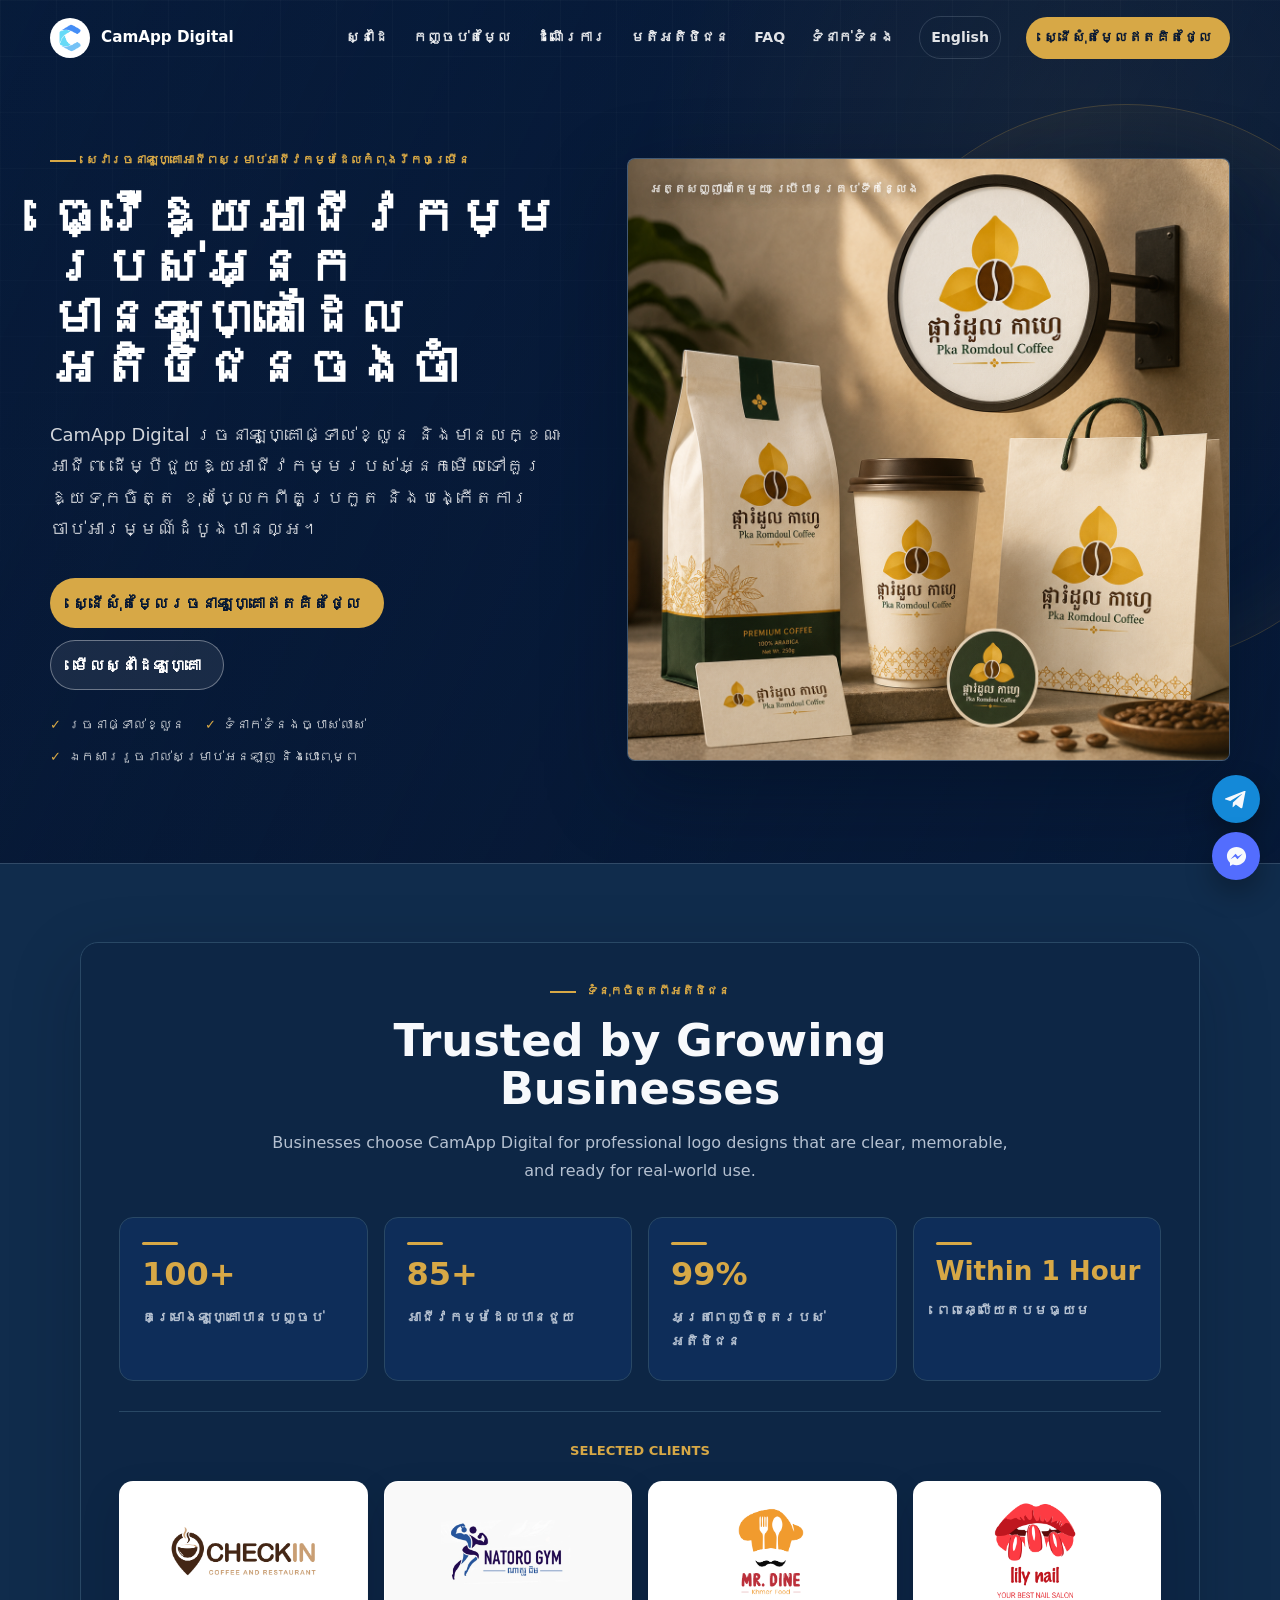
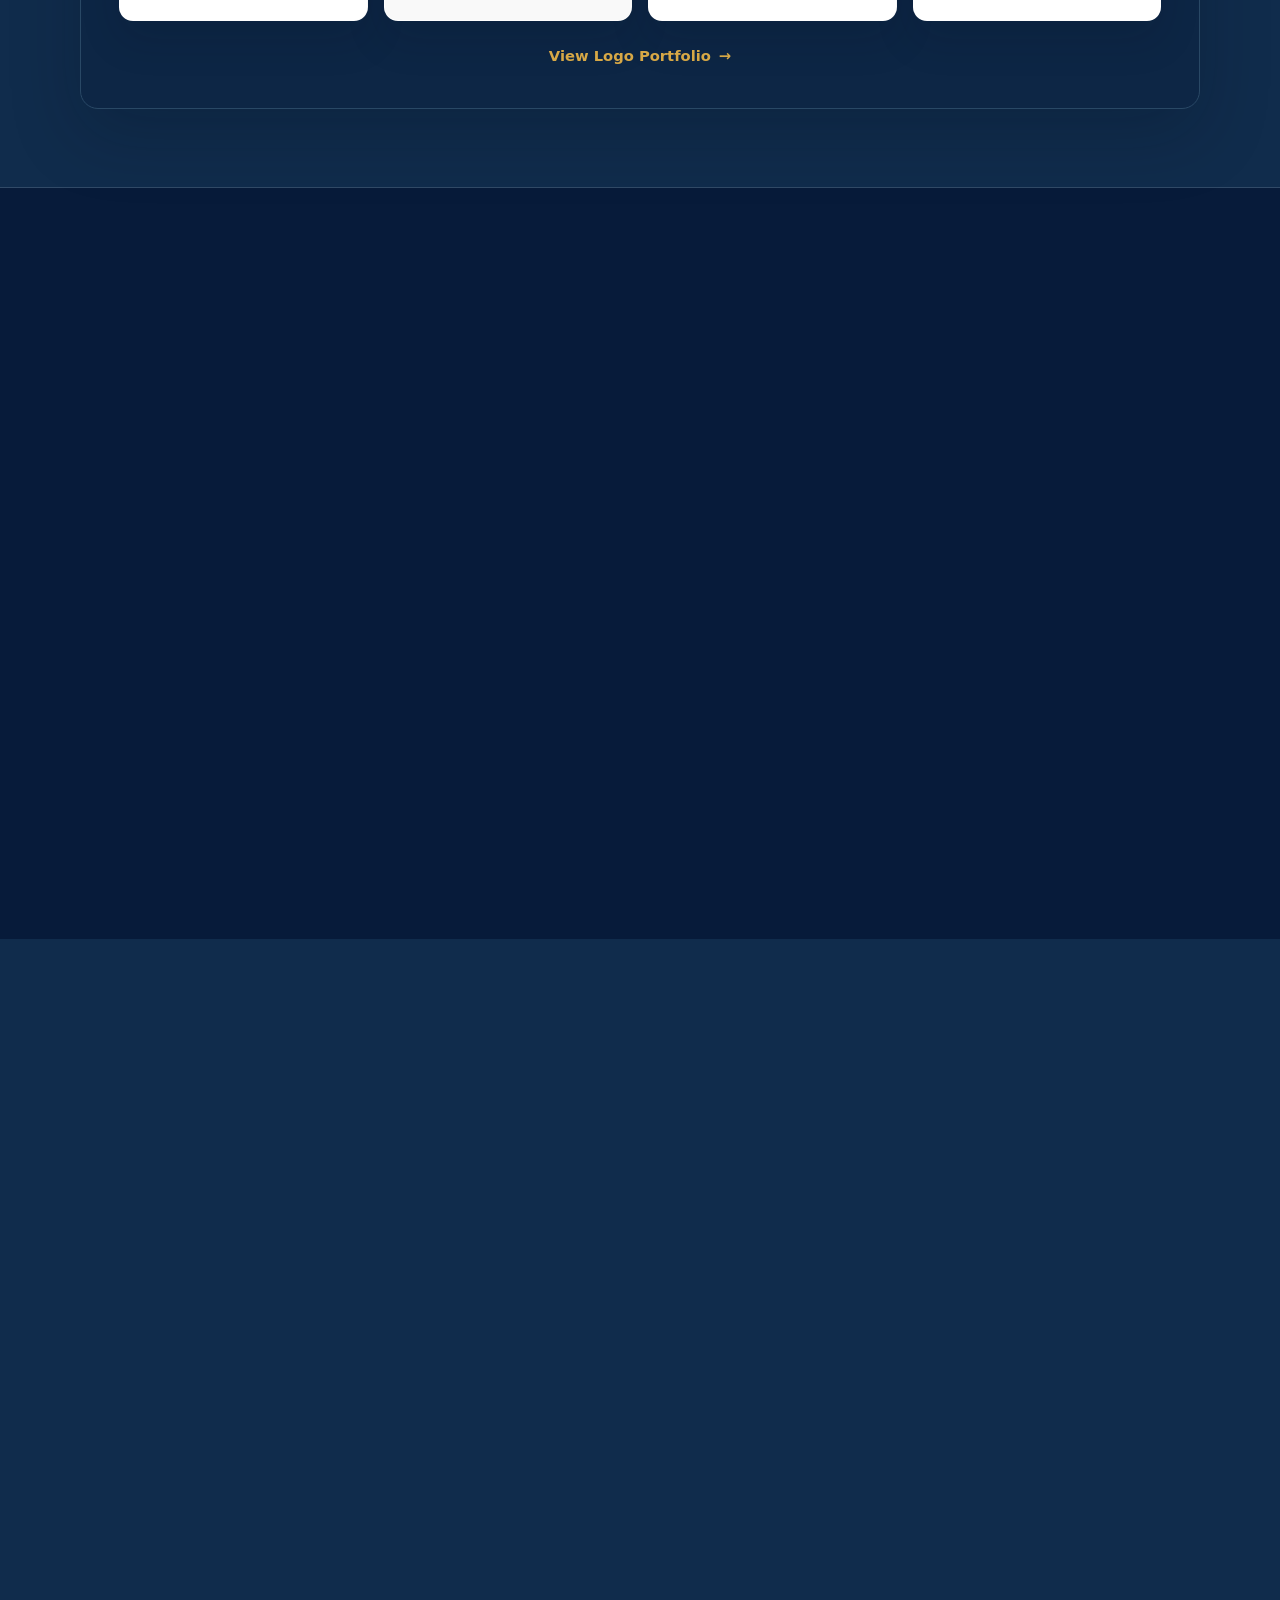
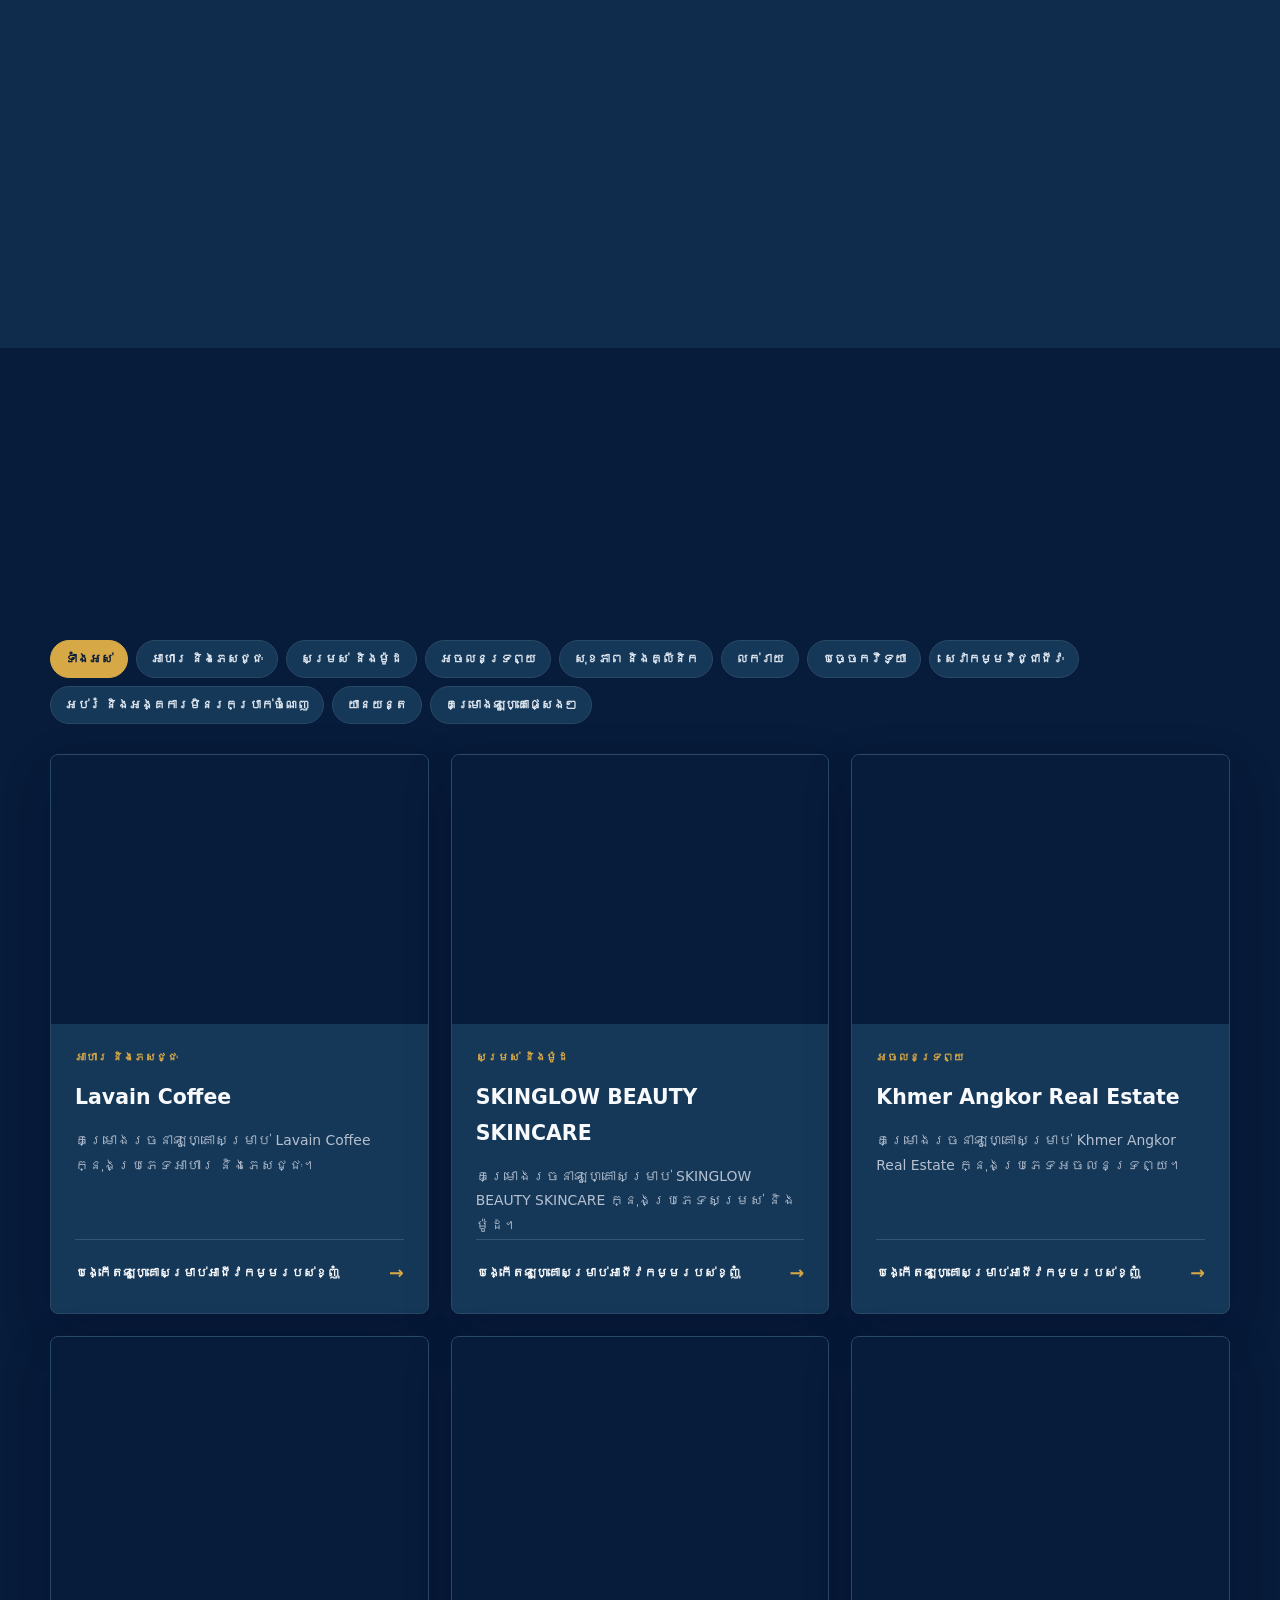
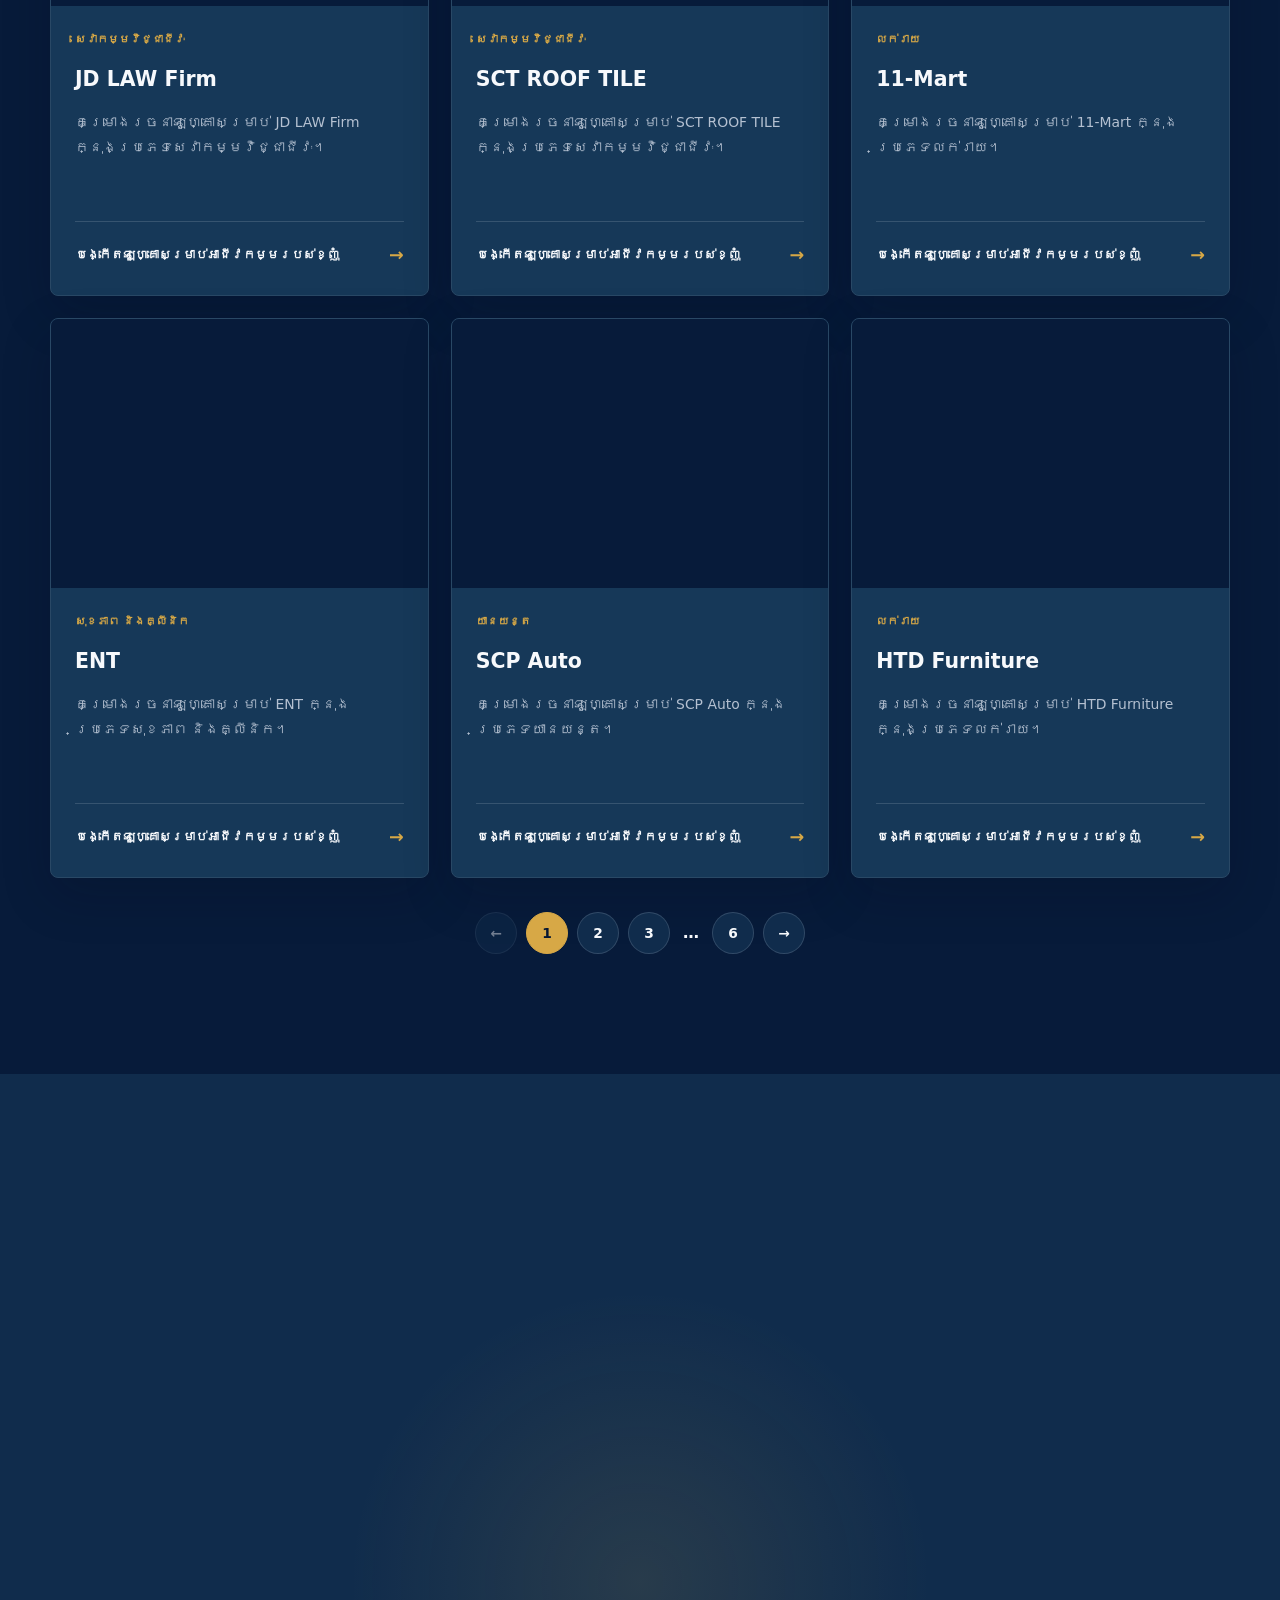
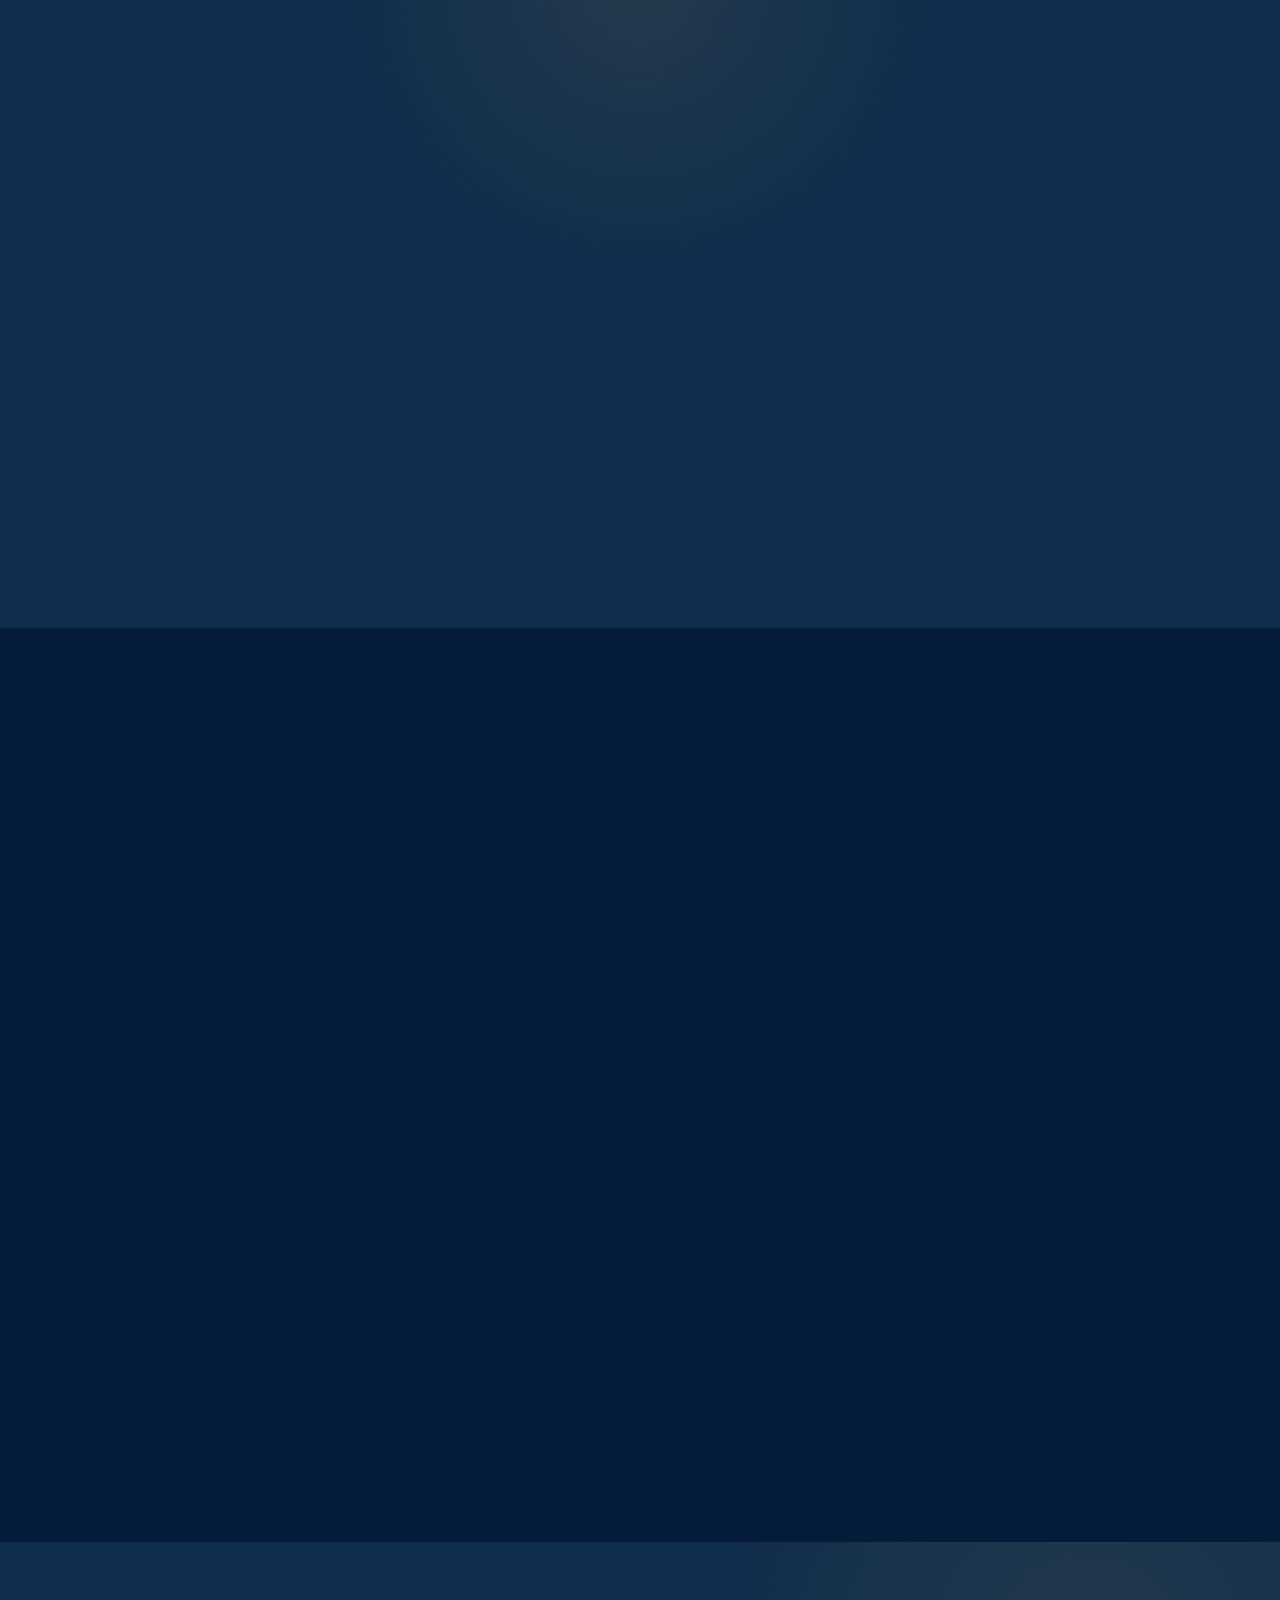
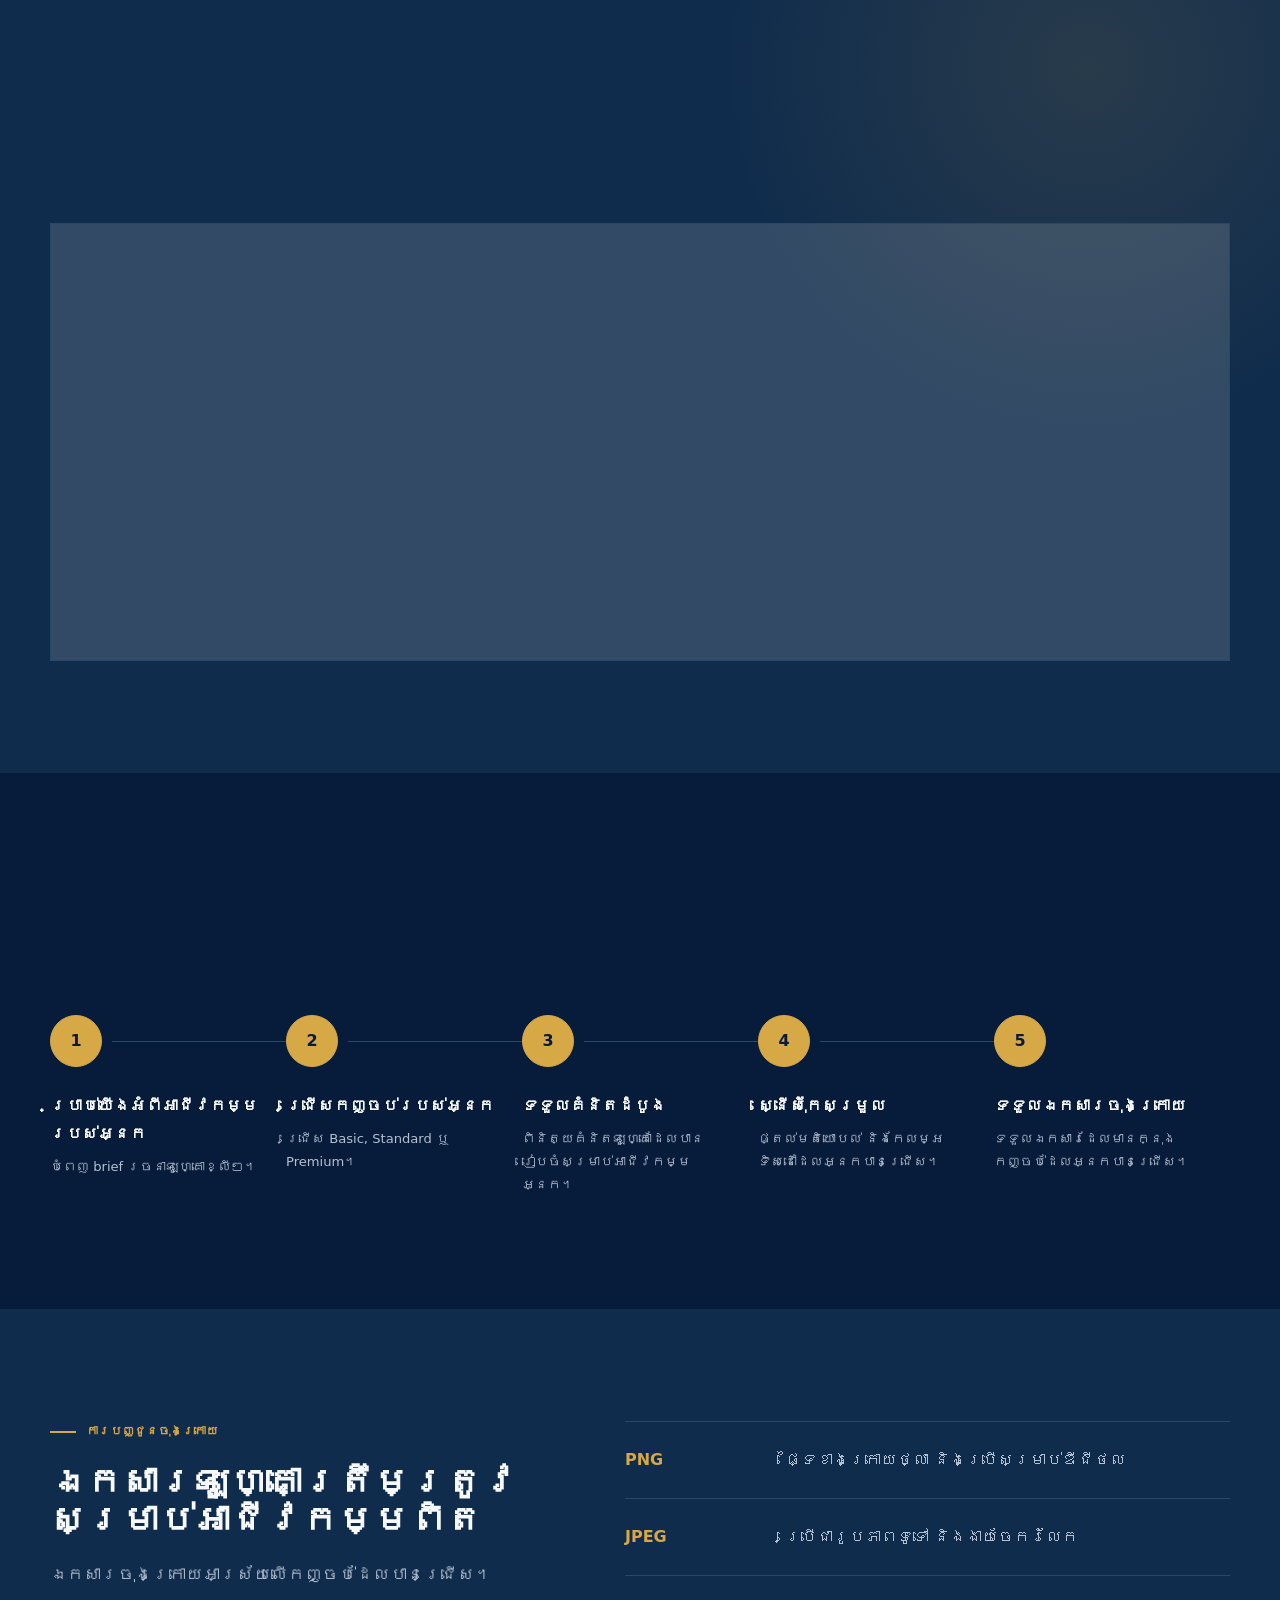
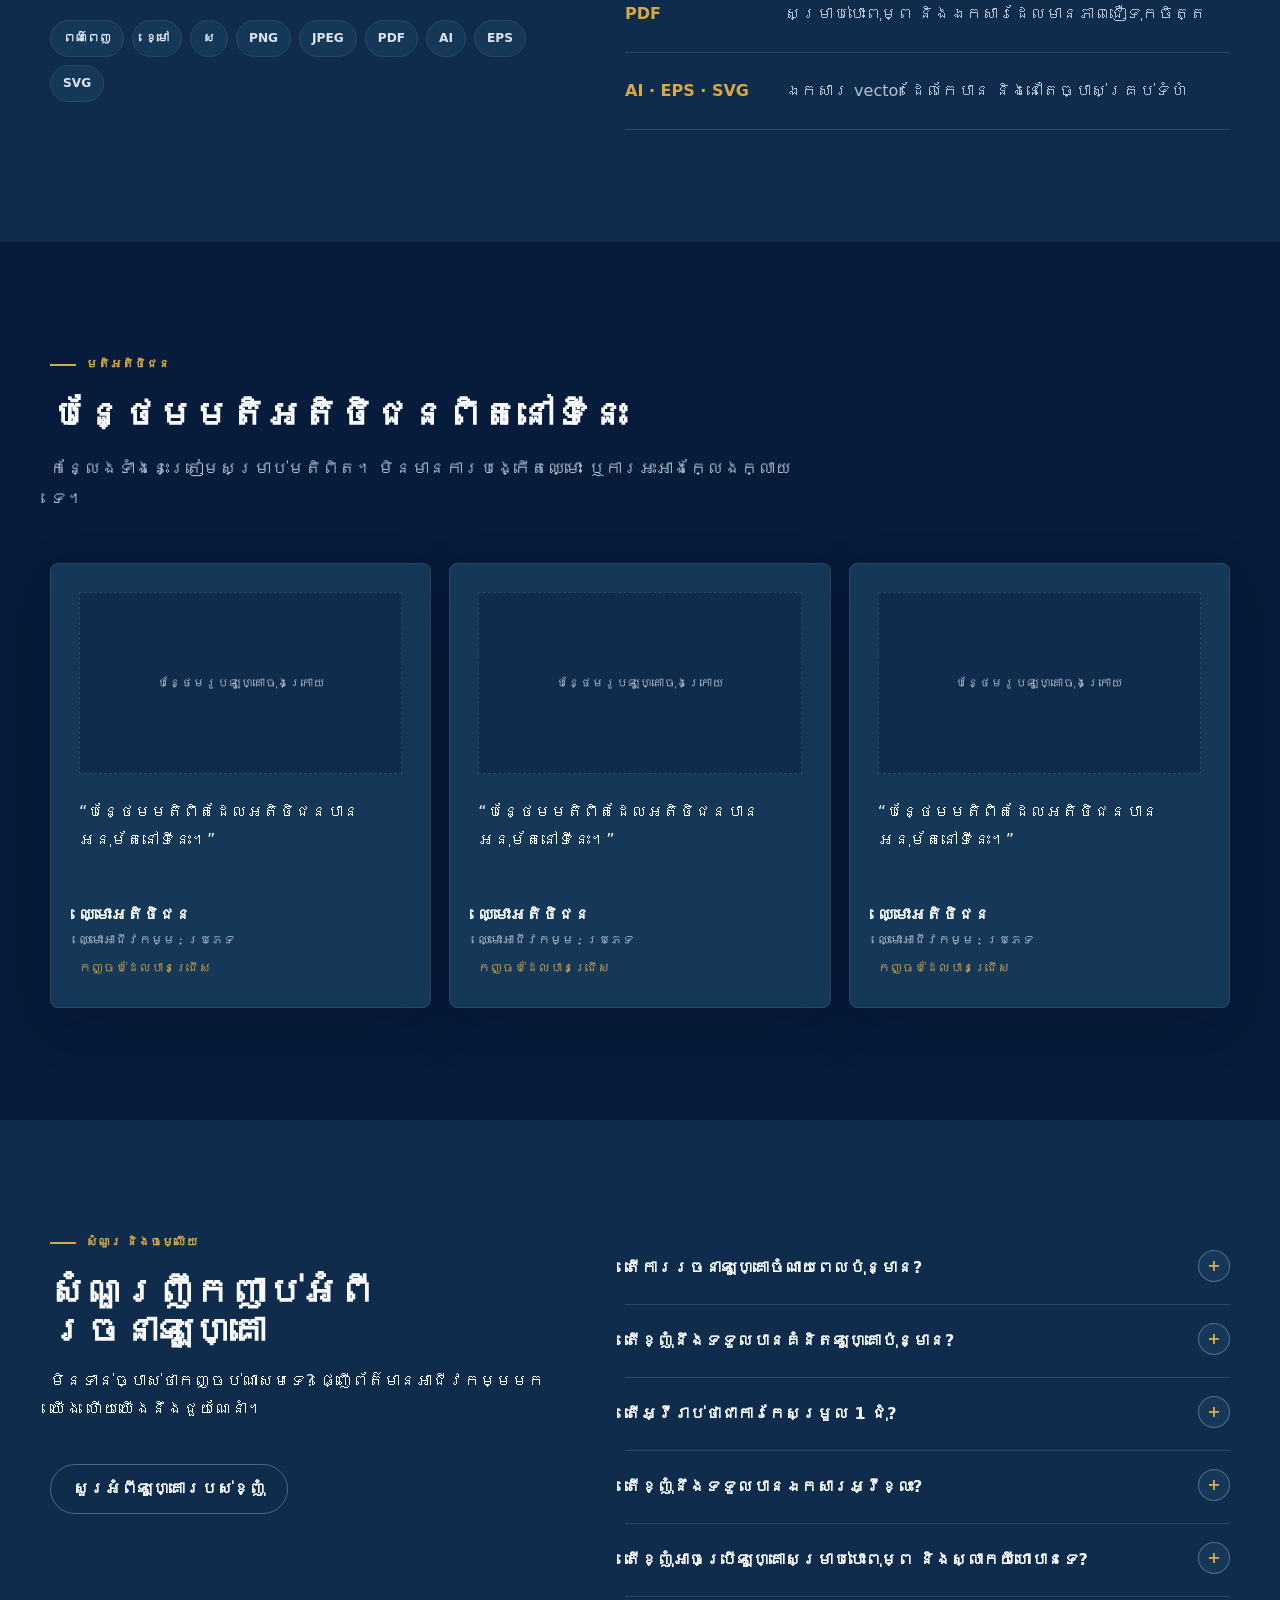
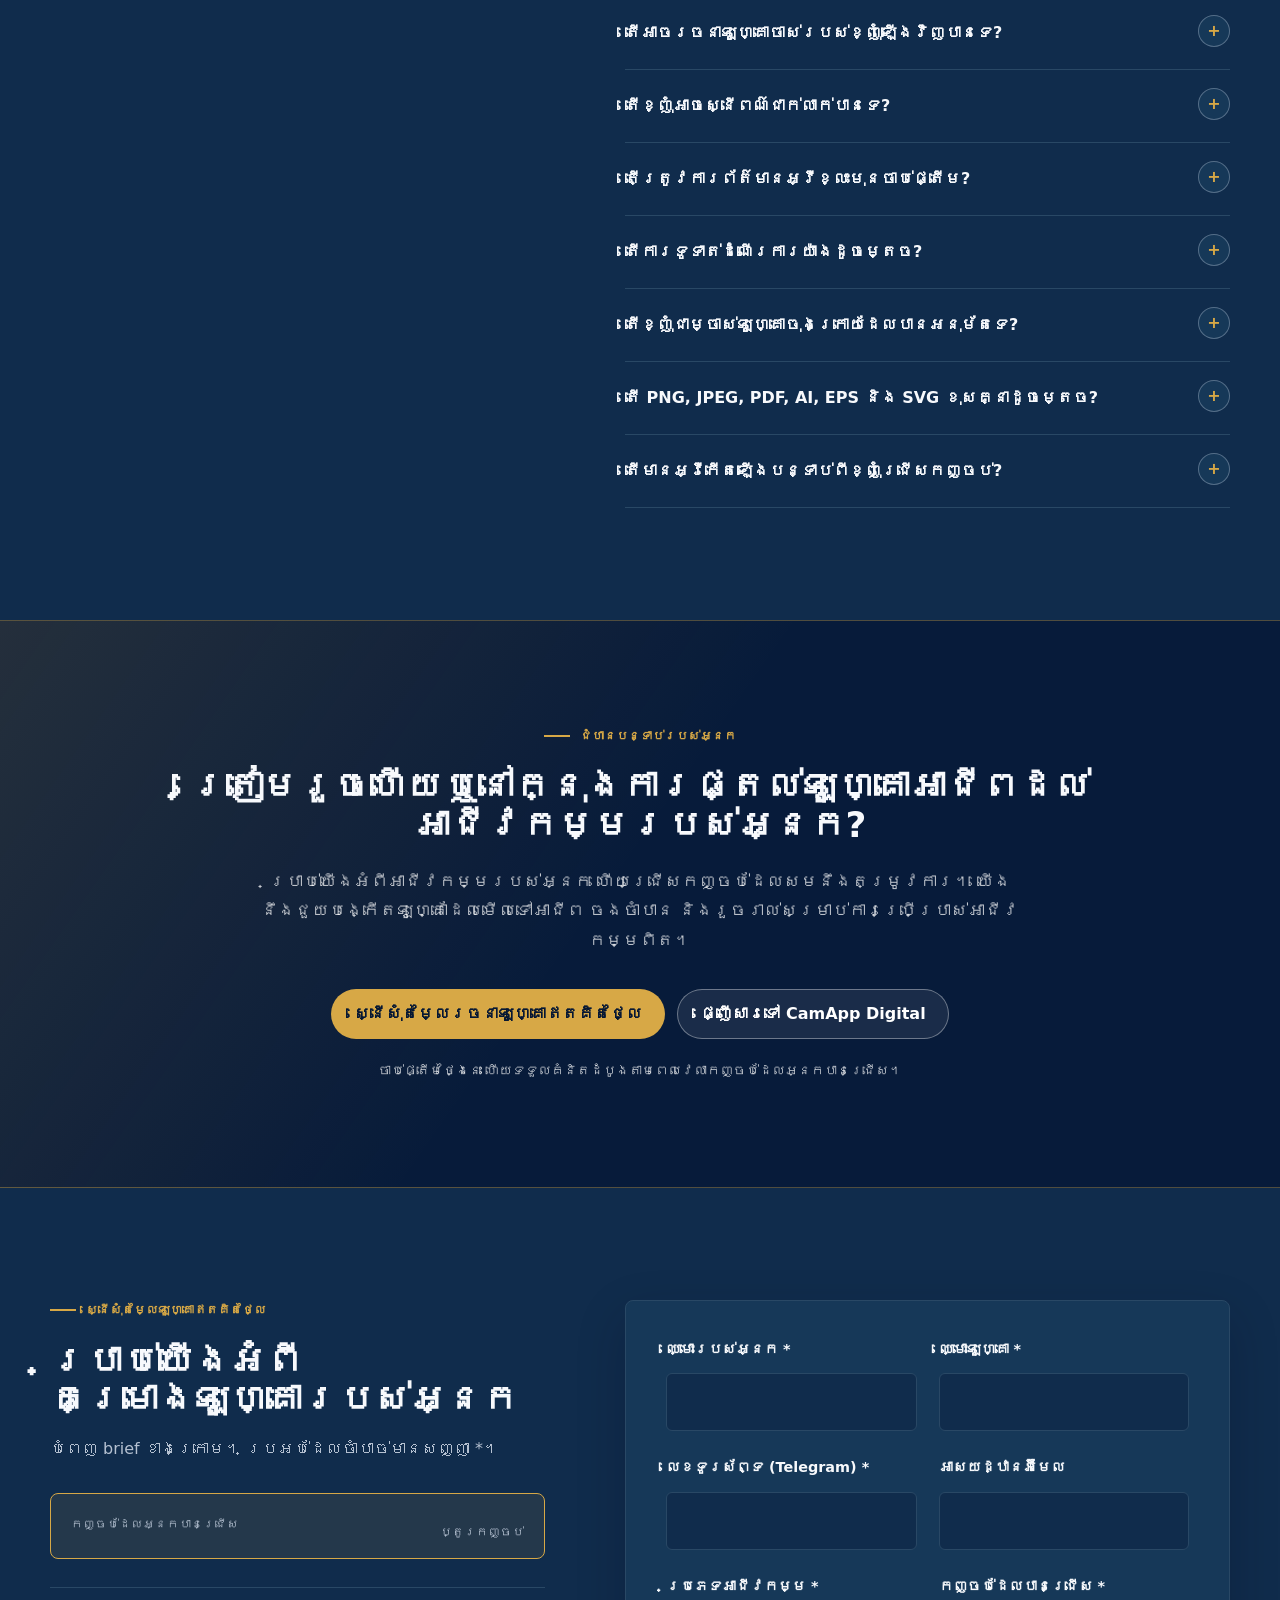
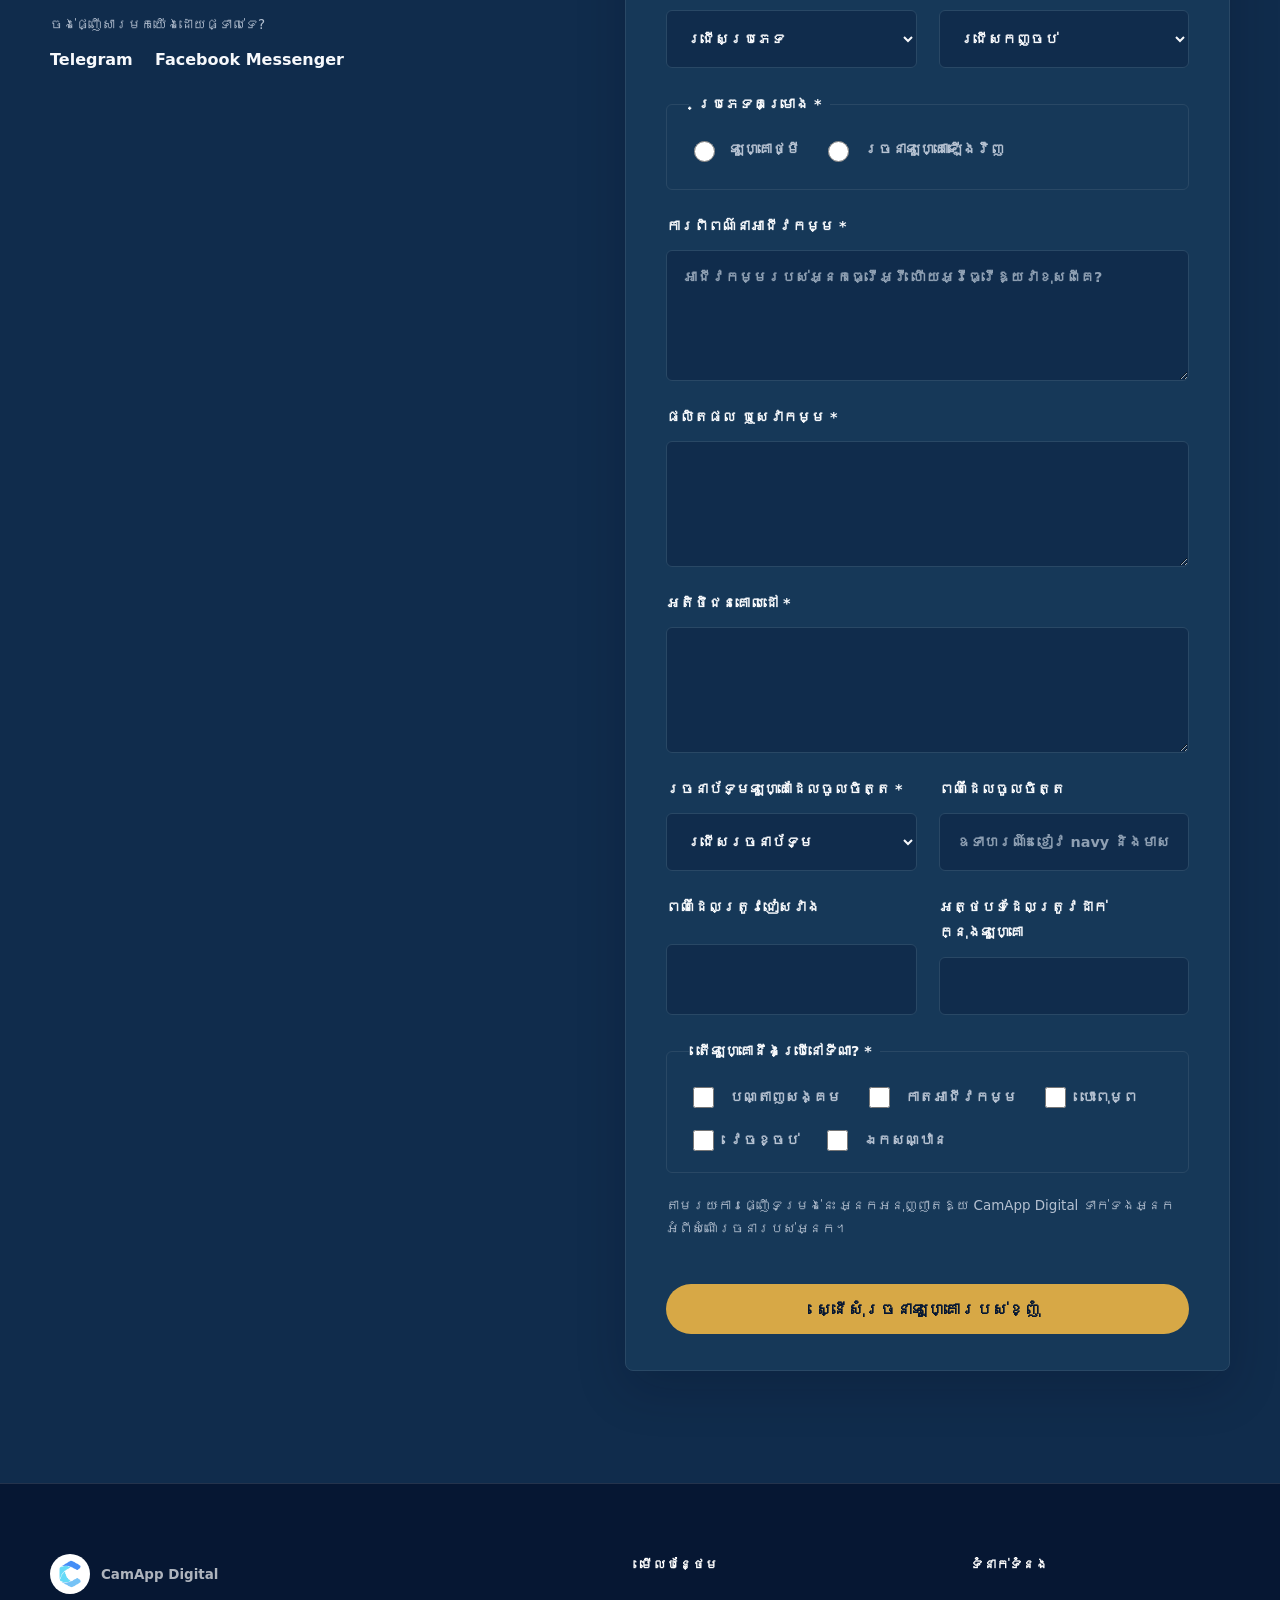
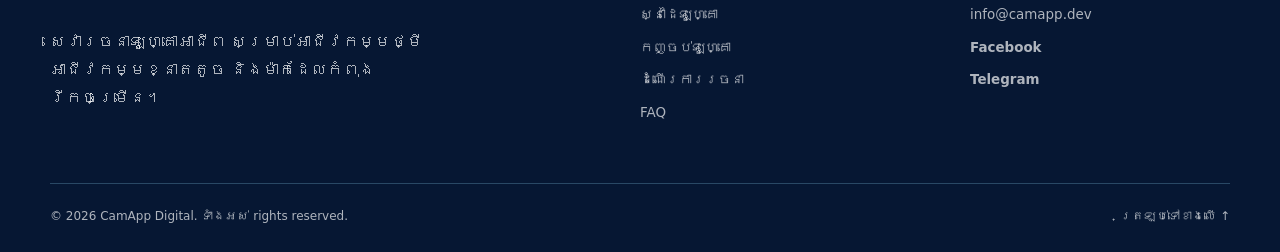
<file: logo-design/khmer.html>
<!DOCTYPE html>
<html lang="km">
  <head>
    <meta charset="UTF-8" />
    <meta name="viewport" content="width=device-width, initial-scale=1.0" />
    <meta http-equiv="refresh" content="0; url=./" />
    <meta name="robots" content="noindex" />
    <link rel="canonical" href="https://camapp.dev/logo-design/" />
    <title>Redirecting to CamApp Digital Logo Design</title>
  </head>
  <body>
    <p>Redirecting to <a href="./">CamApp Digital Logo Design</a>.</p>
    <script>
      window.location.replace("./");
    </script>
  </body>
</html>
</file>
<file: styles.css>
:root {
  --navy-950: #061733;
  --navy-900: #071b3a;
  --navy-850: #102c4c;
  --navy-800: #163858;
  --navy-700: #294865;
  --gold: #d7a846;
  --gold-light: #e5bb5e;
  --white: #f7f9fc;
  --gray-100: #dbe4ee;
  --gray-300: #b5c1d1;
  --gray-500: #8fa0b3;
  --line: rgba(181, 193, 209, 0.2);
  --line-strong: rgba(181, 193, 209, 0.4);
  --shadow: 0 24px 70px rgba(2, 12, 28, 0.28);
  --radius: 18px;
  --header-height: 86px;
}

* {
  box-sizing: border-box;
}

html {
  scroll-behavior: smooth;
}

body {
  margin: 0;
  color: var(--white);
  background: var(--navy-900);
  font-family: Inter, "Noto Sans Khmer", "Khmer Sangam MN", ui-sans-serif, system-ui, -apple-system, BlinkMacSystemFont, "Segoe UI", sans-serif;
  line-height: 1.6;
}

img,
svg {
  display: block;
}

img {
  max-width: 100%;
}

svg {
  width: 24px;
  height: 24px;
  fill: none;
  stroke: currentColor;
  stroke-width: 1.8;
  stroke-linecap: round;
  stroke-linejoin: round;
}

a {
  color: inherit;
  text-decoration: none;
}

button,
input,
select,
textarea {
  font: inherit;
}

button {
  cursor: pointer;
}

:focus-visible {
  outline: 3px solid rgba(215, 168, 70, 0.72);
  outline-offset: 4px;
}

.skip-link {
  position: fixed;
  left: 18px;
  top: 14px;
  z-index: 200;
  padding: 10px 14px;
  color: var(--navy-950);
  background: var(--gold);
  border-radius: 999px;
  transform: translateY(-150%);
}

.skip-link:focus {
  transform: translateY(0);
}

.shell {
  width: min(1180px, calc(100% - 40px));
  margin: 0 auto;
}

.site-header {
  position: fixed;
  inset: 0 0 auto;
  z-index: 100;
  min-height: var(--header-height);
  display: flex;
  align-items: center;
  justify-content: space-between;
  gap: 28px;
  padding: 18px max(22px, calc((100vw - 1180px) / 2));
  color: var(--white);
  background: rgba(6, 23, 51, 0.78);
  border-bottom: 1px solid rgba(181, 193, 209, 0.14);
  backdrop-filter: blur(18px);
  transition: min-height 180ms ease, background 180ms ease, box-shadow 180ms ease;
}

.site-header.is-scrolled {
  min-height: 72px;
  background: rgba(6, 23, 51, 0.96);
  box-shadow: 0 18px 50px rgba(2, 12, 28, 0.32);
}

.brand {
  display: inline-flex;
  align-items: center;
  gap: 12px;
  font-weight: 900;
  font-size: 1rem;
}

.brand img {
  flex: 0 0 auto;
  width: 48px;
  height: 48px;
  border-radius: 50%;
  background: var(--white);
  object-fit: cover;
}

.site-nav {
  display: flex;
  align-items: center;
  gap: 25px;
  font-size: 0.9rem;
  font-weight: 850;
}

.site-nav a {
  color: rgba(247, 249, 252, 0.78);
  transition: color 160ms ease, transform 160ms ease;
}

.site-nav a:hover {
  color: var(--gold);
}

.nav-cta {
  min-height: 46px;
  display: inline-flex;
  align-items: center;
  justify-content: center;
  padding: 0 22px;
  color: var(--navy-950) !important;
  background: var(--gold);
  border-radius: 999px;
}

.nav-cta:hover {
  background: var(--gold-light);
  transform: translateY(-2px);
}

.menu-toggle {
  display: none;
  width: 46px;
  height: 46px;
  padding: 0;
  border: 1px solid var(--line-strong);
  border-radius: 999px;
  color: var(--white);
  background: rgba(255, 255, 255, 0.06);
}

.menu-toggle span {
  display: block;
  width: 18px;
  height: 2px;
  margin: 4px auto;
  border-radius: 999px;
  background: currentColor;
  transition: transform 180ms ease, opacity 180ms ease;
}

.hero {
  position: relative;
  min-height: 100svh;
  display: grid;
  align-items: center;
  padding: calc(var(--header-height) + 68px) 0 88px;
  overflow: hidden;
  background:
    radial-gradient(circle at 76% 10%, rgba(215, 168, 70, 0.16), transparent 30%),
    linear-gradient(135deg, rgba(16, 44, 76, 0.78), transparent 48%),
    var(--navy-900);
}

.hero-grid {
  position: absolute;
  inset: 0;
  opacity: 0.3;
  background-image:
    linear-gradient(rgba(181, 193, 209, 0.11) 1px, transparent 1px),
    linear-gradient(90deg, rgba(181, 193, 209, 0.11) 1px, transparent 1px);
  background-size: 78px 78px;
  mask-image: linear-gradient(180deg, black, transparent 88%);
}

.hero-layout {
  position: relative;
  z-index: 1;
  display: grid;
  grid-template-columns: minmax(0, 0.92fr) minmax(420px, 1fr);
  gap: clamp(42px, 6vw, 86px);
  align-items: center;
}

.hero-copy {
  max-width: 760px;
}

.eyebrow {
  display: inline-flex;
  align-items: center;
  gap: 12px;
  margin: 0 0 18px;
  color: var(--gold);
  font-size: 0.78rem;
  font-weight: 950;
  letter-spacing: 0.05em;
  text-transform: uppercase;
}

.eyebrow span {
  width: 34px;
  height: 3px;
  border-radius: 999px;
  background: currentColor;
}

h1,
h2,
h3,
p {
  overflow-wrap: anywhere;
}

h1,
h2,
h3 {
  margin: 0;
  color: var(--white);
  letter-spacing: 0;
}

h1 {
  max-width: 820px;
  font-size: clamp(3.1rem, 4vw, 5.75rem);
  line-height: 1.03;
}

h2 {
  font-size: clamp(2.25rem, 2.8vw, 4rem);
  line-height: 1.08;
}

h3 {
  font-size: 1.22rem;
  line-height: 1.25;
}

.hero-copy > p:not(.eyebrow),
.section-heading > p,
.contact-copy > p,
.featured-package p,
.service-card p,
.why-card p,
.process-list p {
  color: var(--gray-300);
}

.hero-copy > p:not(.eyebrow) {
  max-width: 660px;
  margin: 24px 0 0;
  font-size: clamp(1.05rem, 1.45vw, 1.28rem);
}

.hero-actions {
  display: flex;
  flex-wrap: wrap;
  gap: 14px;
  margin-top: 34px;
}

.button {
  min-height: 52px;
  display: inline-flex;
  align-items: center;
  justify-content: center;
  gap: 8px;
  padding: 0 26px;
  border: 1px solid transparent;
  border-radius: 999px;
  font-weight: 950;
  transition: transform 180ms ease, border-color 180ms ease, background 180ms ease, box-shadow 180ms ease;
}

.button:hover {
  transform: translateY(-2px);
}

.button-accent {
  color: var(--navy-950);
  background: var(--gold);
  box-shadow: 0 16px 40px rgba(215, 168, 70, 0.22);
}

.button-accent:hover {
  background: var(--gold-light);
}

.button-outline {
  color: var(--white);
  border-color: rgba(181, 193, 209, 0.42);
  background: rgba(255, 255, 255, 0.055);
}

.button-outline:hover {
  border-color: var(--gold);
  background: rgba(215, 168, 70, 0.08);
}

.trust-list {
  display: flex;
  flex-wrap: wrap;
  gap: 18px 26px;
  padding: 0;
  margin: 32px 0 0;
  color: var(--gray-100);
  list-style: none;
  font-weight: 800;
}

.trust-list li {
  position: relative;
  padding-left: 22px;
}

.trust-list li::before {
  content: "";
  position: absolute;
  left: 0;
  top: 0.78em;
  width: 9px;
  height: 9px;
  border-radius: 50%;
  background: var(--gold);
  transform: translateY(-50%);
}

.hero-visual {
  position: relative;
  overflow: hidden;
  border: 1px solid rgba(181, 193, 209, 0.28);
  border-radius: 18px;
  background: var(--navy-850);
  box-shadow: var(--shadow);
}

.hero-visual::before {
  content: "";
  position: absolute;
  inset: 0;
  background: linear-gradient(180deg, rgba(6, 23, 51, 0), rgba(6, 23, 51, 0.12));
  pointer-events: none;
}

.hero-visual img {
  width: 100%;
  aspect-ratio: 1 / 1;
  object-fit: cover;
}

.visual-label {
  position: absolute;
  z-index: 2;
  top: 18px;
  left: 18px;
  padding: 8px 12px;
  border: 1px solid rgba(255, 255, 255, 0.2);
  border-radius: 999px;
  color: var(--gray-100);
  background: rgba(6, 23, 51, 0.72);
  backdrop-filter: blur(12px);
  font-size: 0.76rem;
  font-weight: 900;
  text-transform: uppercase;
  letter-spacing: 0.04em;
}

.section {
  padding: 98px 0;
}

.services-section,
.portfolio-section,
.why-section {
  background: var(--navy-850);
}

.package-section,
.process-section,
.contact-section {
  background: var(--navy-900);
}

.section-heading {
  max-width: 760px;
  margin-bottom: 42px;
}

.section-heading > p {
  max-width: 680px;
  margin: 16px 0 0;
  font-size: 1.05rem;
}

.service-grid {
  display: grid;
  grid-template-columns: repeat(4, minmax(0, 1fr));
  gap: 18px;
}

.service-card,
.featured-package,
.portfolio-card,
.process-list li,
.why-card,
.contact-panel {
  border: 1px solid var(--navy-700);
  border-radius: var(--radius);
  background: var(--navy-800);
  box-shadow: 0 18px 50px rgba(2, 12, 28, 0.2);
}

.service-card {
  display: flex;
  flex-direction: column;
  min-height: 320px;
  padding: 28px;
  transition: transform 180ms ease, border-color 180ms ease, background 180ms ease;
}

.service-card:hover,
.portfolio-card:hover,
.why-card:hover {
  transform: translateY(-5px);
  border-color: rgba(215, 168, 70, 0.42);
}

.card-icon {
  display: grid;
  place-items: center;
  width: 56px;
  height: 56px;
  margin-bottom: 26px;
  color: var(--gold);
  border: 1px solid rgba(215, 168, 70, 0.44);
  border-radius: 16px;
  background: rgba(215, 168, 70, 0.06);
}

.service-card p {
  margin: 14px 0 24px;
}

.service-card a,
.text-link {
  margin-top: auto;
  color: var(--gold);
  font-weight: 950;
}

.package-layout {
  display: grid;
  grid-template-columns: minmax(0, 0.82fr) minmax(420px, 1fr);
  gap: clamp(36px, 6vw, 78px);
  align-items: center;
}

.featured-package {
  position: relative;
  display: grid;
  gap: 26px;
  padding: clamp(28px, 4vw, 44px);
  overflow: hidden;
  background:
    radial-gradient(circle at 85% 18%, rgba(215, 168, 70, 0.16), transparent 28%),
    var(--navy-800);
}

.featured-package::before {
  content: "";
  position: absolute;
  inset: 0 0 auto;
  height: 5px;
  background: var(--gold);
}

.badge {
  display: inline-flex;
  width: fit-content;
  margin-bottom: 18px;
  padding: 7px 12px;
  color: var(--navy-950);
  background: var(--gold);
  border-radius: 999px;
  font-size: 0.75rem;
  font-weight: 950;
  text-transform: uppercase;
  letter-spacing: 0.04em;
}

.featured-package p {
  margin: 14px 0 0;
}

.featured-package ul {
  display: grid;
  grid-template-columns: repeat(2, minmax(0, 1fr));
  gap: 12px;
  padding: 0;
  margin: 0;
  list-style: none;
}

.featured-package li {
  position: relative;
  padding-left: 24px;
  color: var(--gray-100);
  font-weight: 800;
}

.featured-package li::before {
  content: "";
  position: absolute;
  left: 0;
  top: 0.78em;
  width: 9px;
  height: 9px;
  border-radius: 50%;
  background: var(--gold);
  transform: translateY(-50%);
}

.package-actions {
  display: flex;
  flex-wrap: wrap;
  gap: 12px;
}

.portfolio-grid {
  display: grid;
  grid-template-columns: repeat(3, minmax(0, 1fr));
  gap: 18px;
}

.portfolio-card {
  overflow: hidden;
  transition: transform 180ms ease, border-color 180ms ease;
}

.portfolio-card img {
  width: 100%;
  aspect-ratio: 4 / 3;
  object-fit: cover;
  background: var(--navy-950);
}

.portfolio-card div {
  padding: 22px;
}

.portfolio-card p {
  margin: 0 0 10px;
  color: var(--gold);
  font-size: 0.78rem;
  font-weight: 950;
  text-transform: uppercase;
}

.portfolio-actions {
  margin-top: 24px;
  text-align: center;
}

.process-list {
  display: grid;
  grid-template-columns: repeat(4, minmax(0, 1fr));
  gap: 18px;
  padding: 0;
  margin: 0;
  list-style: none;
  counter-reset: process;
}

.process-list li {
  min-height: 250px;
  padding: 28px;
}

.process-list span {
  display: inline-flex;
  margin-bottom: 32px;
  color: var(--gold);
  font-size: 0.82rem;
  font-weight: 950;
  letter-spacing: 0.06em;
}

.process-list p {
  margin: 14px 0 0;
}

.why-layout {
  display: grid;
  grid-template-columns: minmax(0, 0.78fr) minmax(0, 1fr);
  gap: clamp(36px, 6vw, 78px);
  align-items: start;
}

.why-grid {
  display: grid;
  grid-template-columns: repeat(2, minmax(0, 1fr));
  gap: 18px;
}

.why-card {
  min-height: 190px;
  padding: 26px;
  transition: transform 180ms ease, border-color 180ms ease;
}

.why-card p {
  margin: 12px 0 0;
}

.contact-layout {
  display: grid;
  grid-template-columns: minmax(0, 0.78fr) minmax(420px, 1fr);
  gap: clamp(36px, 6vw, 78px);
  align-items: start;
}

.contact-copy {
  position: sticky;
  top: calc(var(--header-height) + 32px);
}

.contact-copy p {
  max-width: 560px;
  margin: 18px 0 0;
  font-size: 1.05rem;
}

.contact-links {
  display: flex;
  flex-wrap: wrap;
  gap: 12px;
  margin-top: 28px;
}

.contact-links a {
  min-height: 46px;
  display: inline-flex;
  align-items: center;
  justify-content: center;
  padding: 0 18px;
  border: 1px solid var(--navy-700);
  border-radius: 999px;
  color: var(--gray-100);
  background: var(--navy-850);
  font-weight: 900;
}

.contact-links a:hover {
  border-color: var(--gold);
  color: var(--gold);
}

.contact-panel {
  padding: clamp(22px, 3vw, 34px);
}

.contact-form {
  display: grid;
  gap: 22px;
}

.form-grid {
  display: grid;
  grid-template-columns: repeat(2, minmax(0, 1fr));
  gap: 18px;
}

.contact-form label {
  display: grid;
  gap: 8px;
  color: var(--white);
  font-size: 0.9rem;
  font-weight: 900;
}

.field-wide {
  grid-column: 1 / -1;
}

.contact-form input,
.contact-form select,
.contact-form textarea {
  width: 100%;
  min-height: 52px;
  padding: 13px 15px;
  color: var(--white);
  background: var(--navy-900);
  border: 1px solid var(--navy-700);
  border-radius: 8px;
  outline: none;
  transition: border-color 180ms ease, box-shadow 180ms ease, background 180ms ease;
}

.contact-form textarea {
  min-height: 128px;
  resize: vertical;
}

.contact-form input:focus,
.contact-form select:focus,
.contact-form textarea:focus {
  border-color: var(--gold);
  box-shadow: 0 0 0 4px rgba(215, 168, 70, 0.16);
}

.contact-form input.is-invalid,
.contact-form select.is-invalid,
.contact-form textarea.is-invalid {
  border-color: #ff8f7f;
  box-shadow: 0 0 0 4px rgba(255, 143, 127, 0.12);
}

.contact-form ::placeholder {
  color: var(--gray-500);
}

.field-error {
  min-height: 18px;
  color: #ffb4a9;
  font-size: 0.78rem;
  font-weight: 850;
}

.contact-form > .button {
  width: 100%;
}

.contact-form > .button:disabled {
  cursor: wait;
  opacity: 0.72;
  transform: none;
}

.form-status {
  min-height: 24px;
  margin: 0;
  color: var(--gold);
  font-weight: 900;
}

.telegram-fallback {
  display: grid;
  grid-template-columns: repeat(2, minmax(0, 1fr));
  gap: 12px;
}

.telegram-fallback[hidden] {
  display: none;
}

.telegram-fallback .button {
  width: 100%;
}

.site-footer {
  padding: 58px 0 34px;
  color: var(--gray-300);
  background: var(--navy-950);
  border-top: 1px solid var(--line);
}

.footer-content {
  display: grid;
  gap: 14px;
}

.footer-content p {
  max-width: 560px;
  margin: 0;
}

.reveal {
  opacity: 0;
  transform: translateY(18px);
  transition: opacity 550ms ease, transform 550ms ease;
}

.reveal.is-visible {
  opacity: 1;
  transform: translateY(0);
}

@media (max-width: 1080px) {
  .service-grid,
  .process-list {
    grid-template-columns: repeat(2, minmax(0, 1fr));
  }

  .hero-layout,
  .package-layout,
  .contact-layout {
    grid-template-columns: 1fr;
  }

  .hero-visual {
    max-width: 720px;
  }
}

@media (max-width: 900px) {
  :root {
    --header-height: 72px;
  }

  .menu-toggle {
    display: block;
  }

  .menu-toggle[aria-expanded="true"] span:first-child {
    transform: translateY(6px) rotate(45deg);
  }

  .menu-toggle[aria-expanded="true"] span:nth-child(2) {
    opacity: 0;
  }

  .menu-toggle[aria-expanded="true"] span:last-child {
    transform: translateY(-6px) rotate(-45deg);
  }

  .site-nav {
    position: fixed;
    inset: var(--header-height) 0 auto;
    display: grid;
    gap: 0;
    padding: 18px 22px 24px;
    border-bottom: 1px solid var(--line);
    background: rgba(6, 23, 51, 0.98);
    transform: translateY(-130%);
    transition: transform 200ms ease;
  }

  .site-nav.is-open {
    transform: translateY(0);
  }

  .site-nav a {
    padding: 13px 4px;
    border-bottom: 1px solid var(--line);
  }

  .site-nav .nav-cta {
    margin-top: 16px;
    border-bottom: 0;
  }

  .portfolio-grid,
  .why-layout {
    grid-template-columns: 1fr;
  }

  .contact-copy {
    position: static;
  }
}

@media (max-width: 640px) {
  .shell {
    width: min(100% - 28px, 1180px);
  }

  .section {
    padding: 72px 0;
  }

  .hero {
    padding: calc(var(--header-height) + 48px) 0 66px;
  }

  h1 {
    font-size: clamp(2.75rem, 13vw, 4rem);
  }

  h2 {
    font-size: clamp(2rem, 10vw, 3rem);
  }

  .hero-actions,
  .package-actions {
    display: grid;
  }

  .button {
    width: 100%;
  }

  .trust-list {
    display: grid;
    gap: 12px;
  }

  .service-grid,
  .process-list,
  .why-grid,
  .form-grid,
  .featured-package ul {
    grid-template-columns: 1fr;
  }

  .service-card {
    min-height: 0;
  }

  .hero-visual img {
    aspect-ratio: 1 / 1.08;
  }

  .contact-links {
    display: grid;
  }

  .telegram-fallback {
    grid-template-columns: 1fr;
  }
}

@media (prefers-reduced-motion: reduce) {
  *,
  *::before,
  *::after {
    scroll-behavior: auto !important;
    transition-duration: 0.01ms !important;
    animation-duration: 0.01ms !important;
    animation-iteration-count: 1 !important;
  }
}
</file>
<file: logo-design.css>
:root {
  --navy-950: #061733;
  --navy-900: #071b3a;
  --navy-850: #0f2f5f;
  --navy-800: #153966;
  --navy-700: #264d78;
  --white: #ffffff;
  --gray-100: #e4e8ef;
  --gray-300: #aeb9c9;
  --gray-500: #657184;
  --lime: #d7a846;
  --lime-dark: #a8791c;
  --gold-dark: #a8791c;
  --cyan: #d7a846;
  --line: rgba(255, 255, 255, 0.14);
  --line-strong: rgba(255, 255, 255, 0.32);
  --ink: #102033;
  --muted: #657184;
  --paper: #ffffff;
  --mist: #f5f7fb;
  --paper-line: #e4e8ef;
  --shadow: 0 24px 70px rgba(7, 27, 58, 0.14);
  --radius: 8px;
  --header-height: 76px;
  --font: Inter, "Noto Sans Khmer", "Khmer Sangam MN", ui-sans-serif, system-ui, -apple-system, BlinkMacSystemFont, "Segoe UI", sans-serif;
}

* {
  box-sizing: border-box;
}

html {
  scroll-behavior: smooth;
  scroll-padding-top: calc(var(--header-height) + 20px);
}

body {
  margin: 0;
  color: var(--white);
  background: var(--navy-950);
  font-family: var(--font);
  font-size: 16px;
  line-height: 1.6;
  letter-spacing: 0;
}

:lang(km) body {
  line-height: 1.75;
}

body.menu-open {
  overflow: hidden;
}

img {
  display: block;
  max-width: 100%;
}

button,
input,
select,
textarea {
  font: inherit;
  letter-spacing: 0;
}

button,
a {
  -webkit-tap-highlight-color: transparent;
}

a {
  color: inherit;
  text-decoration: none;
}

button {
  color: inherit;
}

:focus-visible {
  outline: 3px solid var(--lime);
  outline-offset: 4px;
}

.skip-link {
  position: fixed;
  top: 10px;
  left: 10px;
  z-index: 1000;
  padding: 10px 14px;
  color: var(--navy-950);
  background: var(--lime);
  transform: translateY(-150%);
}

.skip-link:focus {
  transform: translateY(0);
}

.sr-only {
  position: absolute;
  width: 1px;
  height: 1px;
  padding: 0;
  overflow: hidden;
  clip: rect(0, 0, 0, 0);
  white-space: nowrap;
  border: 0;
}

.shell {
  width: min(1180px, calc(100% - 40px));
  margin-inline: auto;
}

.section {
  padding: 112px 0;
}

.site-header {
  position: fixed;
  inset: 0 0 auto;
  z-index: 100;
  height: var(--header-height);
  border-bottom: 1px solid transparent;
  transition: background 180ms ease, border-color 180ms ease;
}

.site-header.is-scrolled {
  background: rgba(5, 13, 21, 0.94);
  border-color: var(--line);
  backdrop-filter: blur(18px);
}

.nav-shell {
  display: flex;
  align-items: center;
  justify-content: space-between;
  height: 100%;
}

.brand {
  display: inline-flex;
  align-items: center;
  gap: 11px;
  font-size: 1.05rem;
  font-weight: 700;
  white-space: nowrap;
}

.brand img {
  width: 40px;
  height: 40px;
  border-radius: 50%;
  object-fit: cover;
  background: #fff;
}

.brand strong {
  color: inherit;
}

.primary-nav {
  display: flex;
  align-items: center;
  gap: 25px;
}

.primary-nav > a:not(.button) {
  color: var(--gray-100);
  font-size: 0.88rem;
  font-weight: 600;
  transition: color 160ms ease;
}

.primary-nav > a:not(.button):hover {
  color: var(--lime);
}

.language-link {
  padding: 8px 11px;
  border: 1px solid var(--line);
  border-radius: 999px;
}

.menu-button {
  display: none;
  width: 44px;
  height: 44px;
  padding: 10px;
  border: 1px solid var(--line-strong);
  border-radius: 50%;
  background: rgba(255, 255, 255, 0.08);
}

.menu-button span {
  display: block;
  width: 100%;
  height: 2px;
  margin: 5px 0;
  background: var(--white);
  transition: transform 180ms ease, opacity 180ms ease;
}

.button {
  display: inline-flex;
  align-items: center;
  justify-content: center;
  min-height: 50px;
  padding: 0 22px;
  border: 1px solid transparent;
  border-radius: 999px;
  font-weight: 800;
  line-height: 1.2;
  cursor: pointer;
  transition: transform 160ms ease, background 160ms ease, border-color 160ms ease, color 160ms ease;
}

.button:hover {
  transform: translateY(-2px);
}

.button-small {
  min-height: 42px;
  padding-inline: 17px;
  font-size: 0.86rem;
}

.button-accent {
  color: #07110b;
  background: var(--lime);
}

.button-accent:hover {
  background: #cbff45;
}

.button-ghost {
  color: var(--white);
  background: rgba(255, 255, 255, 0.04);
  border-color: var(--line-strong);
}

.button-ghost:hover,
.button-outline:hover {
  color: var(--lime);
  border-color: var(--lime);
  background: rgba(185, 242, 39, 0.06);
}

.button-outline {
  color: var(--white);
  background: transparent;
  border-color: var(--line-strong);
}

.hero {
  position: relative;
  min-height: 760px;
  padding: 150px 0 94px;
  overflow: hidden;
  background:
    linear-gradient(115deg, rgba(5, 13, 21, 0.15), rgba(5, 13, 21, 0.82)),
    radial-gradient(circle at 85% 18%, rgba(88, 215, 204, 0.12), transparent 34%),
    linear-gradient(160deg, var(--navy-900), var(--navy-950));
}

.hero::before {
  position: absolute;
  inset: 0;
  content: "";
  background-image:
    linear-gradient(rgba(255, 255, 255, 0.025) 1px, transparent 1px),
    linear-gradient(90deg, rgba(255, 255, 255, 0.025) 1px, transparent 1px);
  background-size: 56px 56px;
  mask-image: linear-gradient(to bottom, black, transparent 85%);
}

.hero-glow {
  position: absolute;
  top: 12%;
  right: -10%;
  width: 44%;
  aspect-ratio: 1;
  border: 1px solid rgba(185, 242, 39, 0.16);
  border-radius: 50%;
  box-shadow: 0 0 100px rgba(185, 242, 39, 0.08) inset;
}

.hero-layout {
  position: relative;
  display: grid;
  grid-template-columns: minmax(0, 0.92fr) minmax(470px, 1.08fr);
  align-items: center;
  gap: 64px;
}

.eyebrow {
  display: flex;
  align-items: center;
  gap: 10px;
  margin: 0 0 20px;
  color: var(--lime);
  font-size: 0.76rem;
  font-weight: 800;
  letter-spacing: 0;
  text-transform: uppercase;
}

.eyebrow span {
  width: 26px;
  height: 2px;
  background: var(--lime);
}

.hero h1 {
  max-width: 760px;
  margin: 0;
  font-size: clamp(3.1rem, 4vw, 5.75rem);
  line-height: 0.98;
  letter-spacing: 0;
}

.hero-lead {
  max-width: 650px;
  margin: 27px 0 0;
  color: var(--gray-300);
  font-size: 1.12rem;
  line-height: 1.75;
}

.hero-actions {
  display: flex;
  flex-wrap: wrap;
  gap: 12px;
  margin-top: 34px;
}

.trust-line {
  display: flex;
  flex-wrap: wrap;
  gap: 9px 20px;
  margin: 24px 0 0;
  color: var(--gray-300);
  font-size: 0.82rem;
}

.trust-line span::before {
  margin-right: 7px;
  color: var(--lime);
  content: "✓";
}

.brand-showcase {
  position: relative;
  min-height: 540px;
  border: 1px solid var(--line);
  border-radius: var(--radius);
  background: var(--navy-850);
  box-shadow: var(--shadow);
  overflow: hidden;
  transform: perspective(1200px) rotateY(-4deg) rotateX(1deg);
}

.brand-showcase::after {
  position: absolute;
  inset: 0;
  pointer-events: none;
  content: "";
  background:
    linear-gradient(180deg, rgba(6, 23, 51, 0.18), transparent 34%),
    linear-gradient(135deg, transparent 55%, rgba(215, 168, 70, 0.12));
}

.showcase-label {
  position: absolute;
  top: 20px;
  left: 22px;
  z-index: 3;
  color: var(--white);
  font-size: 0.76rem;
  font-weight: 700;
  text-transform: uppercase;
  text-shadow: 0 2px 14px rgba(0, 0, 0, 0.5);
}

.hero-mockup-image {
  width: 100%;
  height: 100%;
  min-height: 540px;
  object-fit: cover;
}

.mock-surface {
  position: absolute;
  z-index: 2;
  box-shadow: 0 20px 35px rgba(0, 0, 0, 0.32);
}

.store-sign {
  top: 67px;
  right: 38px;
  display: flex;
  align-items: center;
  justify-content: center;
  gap: 15px;
  width: 70%;
  height: 128px;
  color: #07131f;
  background: var(--lime);
  transform: rotate(1.8deg);
}

.store-sign img {
  width: 43px;
  height: 54px;
  filter: brightness(0.12);
  object-fit: contain;
}

.store-sign span {
  font-size: 1.2rem;
  font-weight: 900;
}

.business-card {
  top: 225px;
  left: 32px;
  display: flex;
  align-items: center;
  gap: 18px;
  width: 52%;
  height: 142px;
  padding: 26px;
  color: var(--navy-950);
  background: var(--white);
  transform: rotate(-4deg);
}

.business-card img {
  width: 56px;
  height: 56px;
  object-fit: contain;
}

.business-card div {
  display: grid;
  gap: 2px;
}

.business-card small {
  color: #4f616d;
}

.package-box {
  right: 41px;
  bottom: 48px;
  display: grid;
  place-items: center;
  width: 33%;
  height: 170px;
  background: linear-gradient(145deg, #17364a, #07131f);
  transform: rotate(5deg);
}

.package-box img {
  width: 54px;
  height: 70px;
  object-fit: contain;
}

.profile-badge {
  right: 25px;
  top: 214px;
  display: grid;
  place-items: center;
  width: 94px;
  height: 94px;
  border: 8px solid var(--white);
  border-radius: 50%;
  background: var(--lime);
}

.profile-badge img {
  width: 58px;
  height: 58px;
  object-fit: contain;
}

.shopping-bag {
  left: 32%;
  bottom: 25px;
  display: grid;
  place-items: center;
  width: 145px;
  height: 140px;
  background: #154356;
  transform: rotate(-1deg);
}

.shopping-bag img {
  width: 42px;
  height: 55px;
  object-fit: contain;
}

.bag-handle {
  position: absolute;
  top: -22px;
  width: 68px;
  height: 42px;
  border: 6px solid #154356;
  border-bottom: 0;
  border-radius: 50% 50% 0 0;
}

.proof-strip {
  position: relative;
  padding: 78px 0;
  border-block: 1px solid var(--line);
  background:
    radial-gradient(circle at 50% 0%, rgba(215, 168, 70, 0.11), transparent 34%),
    var(--navy-850);
}

.proof-card {
  max-width: 1120px;
  margin-inline: auto;
  padding: 38px;
  border: 1px solid var(--line);
  border-radius: 18px;
  background: rgba(6, 23, 51, 0.28);
  box-shadow: 0 24px 70px rgba(2, 12, 28, 0.22);
}

.proof-heading {
  max-width: 760px;
  margin: 0 auto 32px;
  text-align: center;
}

.proof-heading .eyebrow {
  justify-content: center;
  margin-bottom: 14px;
}

.proof-heading h2 {
  margin: 0;
  font-size: clamp(2rem, 3.5vw, 3.25rem);
  line-height: 1.08;
}

.proof-heading > p:last-child {
  margin: 16px 0 0;
  color: var(--gray-300);
  font-size: 1rem;
}

.proof-stats {
  display: grid;
  grid-template-columns: repeat(4, minmax(0, 1fr));
  gap: 16px;
}

.proof-stats article {
  display: grid;
  align-content: start;
  gap: 12px;
  min-height: 164px;
  padding: 24px 22px;
  border: 1px solid var(--line);
  border-radius: 14px;
  background: rgba(15, 47, 95, 0.82);
  transition: transform 180ms ease, border-color 180ms ease, background 180ms ease;
}

.proof-stats article:hover {
  border-color: rgba(215, 168, 70, 0.55);
  background: rgba(21, 57, 102, 0.92);
  transform: translateY(-3px);
}

.proof-stats article > span {
  width: 36px;
  height: 3px;
  border-radius: 999px;
  background: var(--lime);
}

.proof-stats strong {
  color: var(--white);
  font-size: clamp(1.7rem, 2.5vw, 2.7rem);
  line-height: 1.1;
}

.proof-stats [data-stat="response"] {
  font-size: clamp(1.45rem, 2.05vw, 2.25rem);
  white-space: nowrap;
}

.proof-stats p {
  margin: 0;
  color: var(--gray-300);
  font-size: 0.86rem;
  font-weight: 700;
}

.client-logo-showcase {
  margin-top: 30px;
  padding-top: 28px;
  border-top: 1px solid var(--line);
  text-align: center;
}

.client-logo-showcase h3 {
  margin: 0 0 18px;
  color: var(--lime);
  font-size: 0.82rem;
  font-weight: 900;
  letter-spacing: 0;
  text-transform: uppercase;
}

.client-logo-row {
  display: grid;
  grid-template-columns: repeat(4, minmax(0, 1fr));
  gap: 16px;
  align-items: stretch;
}

.client-placeholder {
  --logo-scale: 3;
  display: grid;
  place-items: center;
  aspect-ratio: 16 / 9;
  min-height: 0;
  padding: 12px;
  border: 1px solid rgba(255, 255, 255, 0.8);
  border-radius: 14px;
  background: #ffffff;
  box-shadow: 0 18px 40px rgba(2, 12, 28, 0.14);
  overflow: hidden;
  transition: transform 180ms ease, box-shadow 180ms ease, border-color 180ms ease;
}

.client-placeholder::before {
  display: none;
}

.client-placeholder img {
  width: 74%;
  height: auto;
  max-height: 65%;
  object-fit: contain;
  opacity: 0.96;
  transform-origin: center;
  transform: scale(var(--logo-scale));
  transition: transform 220ms ease, opacity 220ms ease;
}

.client-placeholder img[src*="checkin-logo"] {
  --logo-scale: 4.1;
}

.client-placeholder img[src*="gym_logo"] {
  --logo-scale: 3.9;
}

.client-placeholder img[src*="mr-dine-logo"] {
  --logo-scale: 4.2;
}

.client-placeholder img[src*="nail-salon-logo"] {
  --logo-scale: 3.85;
}

.client-placeholder:hover,
.client-placeholder:focus-visible {
  border-color: var(--lime);
  box-shadow: 0 22px 48px rgba(2, 12, 28, 0.2);
  transform: translateY(-3px);
}

.client-placeholder:hover img {
  opacity: 1;
}

.proof-portfolio-link {
  display: inline-flex;
  align-items: center;
  gap: 8px;
  margin-top: 22px;
  color: var(--lime);
  font-size: 0.92rem;
  font-weight: 900;
}

.proof-portfolio-link:hover {
  color: var(--white);
}

.split-layout,
.files-layout,
.faq-layout,
.inquiry-layout {
  display: grid;
  grid-template-columns: minmax(0, 0.9fr) minmax(0, 1.1fr);
  gap: 80px;
  align-items: center;
}

.section-heading {
  max-width: 760px;
  margin-bottom: 50px;
}

.section-heading.centered {
  margin-inline: auto;
  text-align: center;
}

.section-heading.centered .eyebrow {
  justify-content: center;
}

.section h2,
.final-cta h2 {
  margin: 0;
  font-size: clamp(2.25rem, 2.5vw, 4rem);
  line-height: 1.08;
  letter-spacing: 0;
}

.section-heading > p:last-child,
.section-lead {
  margin: 20px 0 0;
  color: var(--gray-300);
  font-size: 1.05rem;
}

.problem-section {
  background: var(--navy-950);
}

.issue-list,
.check-list {
  display: grid;
  gap: 13px;
  margin: 28px 0 0;
  padding: 0;
  list-style: none;
}

.issue-list li {
  position: relative;
  padding-left: 30px;
  color: var(--gray-100);
}

.issue-list li::before {
  position: absolute;
  top: 2px;
  left: 0;
  color: #ff8f84;
  font-weight: 800;
  content: "×";
}

.before-after {
  display: grid;
  grid-template-columns: 1fr 38px 1fr;
  align-items: stretch;
}

.comparison-card {
  display: grid;
  align-content: start;
  min-height: 390px;
  padding: 54px 12px 22px;
  border: 1px solid var(--line);
  border-radius: var(--radius);
  text-align: center;
}

.comparison-card p {
  margin: 16px 8px 0;
  color: var(--gray-300);
  font-size: 0.84rem;
}

.comparison-label {
  position: absolute;
  align-self: start;
  justify-self: start;
  padding: 4px 9px;
  border: 1px solid var(--line);
  border-radius: 999px;
  color: var(--gray-300);
  font-size: 0.7rem;
  font-weight: 800;
  text-transform: uppercase;
}

.weak-logo {
  position: relative;
  background: #101b24;
}

.weak-mark {
  color: #6b7780;
  font-family: Georgia, serif;
  font-size: 2.3rem;
  font-style: italic;
  line-height: 0.85;
  text-shadow: 2px 2px #322f3a;
  transform: skew(-10deg);
}

.strong-logo {
  position: relative;
  background: linear-gradient(150deg, #102d3d, #07131f);
  box-shadow: 0 20px 55px rgba(0, 0, 0, 0.28);
}

.strong-mark {
  display: flex;
  align-items: center;
  justify-content: center;
  gap: 12px;
}

.strong-mark span {
  display: grid;
  place-items: center;
  width: 55px;
  height: 55px;
  border-radius: 50%;
  color: var(--navy-950);
  background: var(--lime);
  font-size: 1.7rem;
  font-weight: 900;
}

.strong-mark strong {
  font-size: 1.1rem;
}

.comparison-logo-frame {
  display: grid;
  place-items: center;
  width: 100%;
  max-width: 100%;
  aspect-ratio: 1;
  margin: 0 auto;
  padding: 6px;
  border: 1px solid rgba(255, 255, 255, 0.72);
  border-radius: 16px;
  background: #ffffff;
  box-shadow: 0 18px 44px rgba(2, 12, 28, 0.18);
  overflow: hidden;
}

.comparison-logo-frame img {
  display: block;
  width: 100%;
  height: 100%;
  object-fit: contain;
}

.comparison-arrow {
  position: relative;
  z-index: 2;
  align-self: center;
  display: grid;
  place-items: center;
  width: 48px;
  height: 48px;
  margin-left: -5px;
  border-radius: 50%;
  color: var(--navy-950);
  background: var(--lime);
  font-size: 1.3rem;
}

.solution-section,
.why-section,
.files-section {
  background: var(--navy-850);
}

.solution-section .section-heading {
  margin-bottom: 30px;
}

.solution-section .section-heading h2 {
  font-size: clamp(2rem, 3vw, 3.1rem);
}

.solution-section .section-heading > p:last-child {
  max-width: 700px;
  margin: 16px auto 0;
}

.benefit-grid {
  display: grid;
  grid-template-columns: repeat(3, 1fr);
  gap: 18px;
}

.benefit-card {
  min-height: 225px;
  padding: 26px;
  border: 1px solid var(--line);
  border-radius: 16px;
  background: rgba(15, 47, 95, 0.72);
  box-shadow: 0 18px 45px rgba(2, 12, 28, 0.14);
  transition: transform 180ms ease, border-color 180ms ease, background 180ms ease, box-shadow 180ms ease;
}

.benefit-card:hover {
  border-color: rgba(215, 168, 70, 0.48);
  background: rgba(20, 57, 103, 0.88);
  box-shadow: 0 22px 55px rgba(2, 12, 28, 0.22);
  transform: translateY(-4px);
}

.benefit-icon {
  position: relative;
  display: inline-grid;
  place-items: center;
  width: 42px;
  height: 42px;
  border: 1px solid rgba(215, 168, 70, 0.54);
  border-radius: 13px;
  color: var(--lime);
  background: rgba(215, 168, 70, 0.08);
}

.benefit-icon svg {
  width: 22px;
  height: 22px;
  display: block;
  fill: none;
  stroke: currentColor;
  stroke-width: 2;
  stroke-linecap: round;
  stroke-linejoin: round;
}

.compact-benefits article > span {
  color: var(--lime);
  font-size: 0.72rem;
  font-weight: 800;
}

.benefit-card h3 {
  margin: 22px 0 8px;
  font-size: 1.12rem;
}

.compact-benefits h3 {
  margin: 37px 0 8px;
  font-size: 1.12rem;
}

.benefit-card p,
.compact-benefits p {
  margin: 0;
  color: var(--gray-300);
  font-size: 0.9rem;
}

.centered-action {
  margin-top: 38px;
  text-align: center;
}

.portfolio-section {
  background: var(--navy-950);
}

.filter-bar {
  display: flex;
  flex-wrap: wrap;
  gap: 8px;
  margin-bottom: 30px;
}

.filter-button {
  flex: 0 0 auto;
  min-height: 38px;
  padding: 0 14px;
  border: 1px solid var(--line);
  border-radius: 999px;
  color: var(--gray-300);
  background: transparent;
  font-size: 0.78rem;
  font-weight: 700;
  cursor: pointer;
}

.filter-button:hover,
.filter-button.is-active {
  color: var(--navy-950);
  background: var(--lime);
  border-color: var(--lime);
}

.portfolio-grid {
  display: grid;
  grid-template-columns: repeat(3, minmax(0, 1fr));
  align-items: stretch;
  gap: 22px;
}

.project-card {
  display: grid;
  grid-template-rows: auto minmax(230px, 1fr);
  min-height: 560px;
  border: 1px solid var(--line);
  border-radius: var(--radius);
  background: var(--navy-850);
  overflow: hidden;
  transition: transform 220ms ease, border-color 220ms ease, box-shadow 220ms ease;
}

.project-card[hidden] {
  display: none;
}

.project-image {
  width: 100%;
  min-height: 0;
  aspect-ratio: 7 / 5;
  background: var(--navy-900);
  overflow: hidden;
}

.project-image img {
  width: 100%;
  height: 100%;
  object-fit: contain;
  transition: transform 350ms ease;
}

.project-card:hover {
  border-color: rgba(215, 168, 70, 0.7);
  box-shadow: 0 24px 60px rgba(2, 12, 28, 0.3);
  transform: translateY(-4px);
}

.project-card:hover .project-image img {
  transform: scale(1.02);
}

.project-content {
  display: flex;
  flex-direction: column;
  align-items: flex-start;
  justify-content: flex-start;
  min-height: 0;
  padding: 24px;
}

.project-category {
  margin: 0 0 13px;
  color: var(--lime);
  font-size: 0.7rem;
  font-weight: 800;
  text-transform: uppercase;
}

.project-content h3 {
  margin: 0;
  font-size: 1.28rem;
}

.project-content > p:not(.project-category) {
  margin: 12px 0 0;
  color: var(--gray-300);
  font-size: 0.87rem;
}

.project-content a {
  display: flex;
  align-items: center;
  gap: 12px;
  width: 100%;
  min-height: 50px;
  margin-top: auto;
  padding-top: 18px;
  border-top: 1px solid var(--line);
  color: var(--white);
  font-size: 0.78rem;
  font-weight: 800;
  transition: color 160ms ease, padding-left 160ms ease;
}

.project-content a span {
  margin-left: auto;
  color: var(--lime);
  font-size: 1.1rem;
}

.project-content a:hover {
  color: var(--lime);
  padding-left: 4px;
}

.portfolio-pagination {
  display: flex;
  flex-wrap: wrap;
  justify-content: center;
  align-items: center;
  gap: 9px;
  margin: 34px auto 0;
  padding-bottom: 8px;
}

.portfolio-pagination[hidden] {
  display: none;
}

.portfolio-page-button {
  display: inline-grid;
  place-items: center;
  min-width: 42px;
  height: 42px;
  padding: 0 13px;
  border: 1px solid var(--line);
  border-radius: 999px;
  color: var(--white);
  background: var(--navy-850);
  font-size: 0.86rem;
  font-weight: 800;
  cursor: pointer;
  transition: transform 160ms ease, border-color 160ms ease, background 160ms ease, color 160ms ease;
}

.portfolio-page-button:hover:not(:disabled),
.portfolio-page-button:focus-visible {
  color: var(--navy-950);
  border-color: var(--lime);
  background: var(--lime);
  transform: translateY(-2px);
}

.portfolio-page-button.is-active {
  color: var(--navy-950);
  border-color: var(--lime);
  background: var(--lime);
}

.portfolio-page-button:disabled {
  cursor: not-allowed;
  opacity: 0.45;
}

.portfolio-page-ellipsis {
  display: inline-grid;
  place-items: center;
  min-width: 24px;
  height: 42px;
  color: var(--gray-400);
  font-weight: 800;
}

.portfolio-empty-state {
  grid-column: 1 / -1;
  margin: 0;
  padding: 42px 24px;
  border: 1px solid var(--line);
  border-radius: var(--radius);
  color: var(--gray-300);
  background: var(--navy-850);
  text-align: center;
  font-weight: 700;
}

.project-placeholder {
  grid-template-rows: auto minmax(230px, 1fr);
}

.placeholder-visual {
  display: grid;
  place-items: center;
  width: 100%;
  min-height: 0;
  aspect-ratio: 7 / 5;
  background:
    linear-gradient(135deg, rgba(88, 215, 204, 0.08), rgba(185, 242, 39, 0.08)),
    repeating-linear-gradient(45deg, transparent 0 24px, rgba(255, 255, 255, 0.025) 24px 25px);
}

.placeholder-visual span {
  color: var(--gray-500);
  font-size: 0.8rem;
  font-weight: 800;
  text-transform: uppercase;
}

.package-section {
  background:
    radial-gradient(circle at 50% 44%, rgba(185, 242, 39, 0.08), transparent 32%),
    var(--navy-850);
}

.package-grid {
  display: grid;
  grid-template-columns: repeat(3, 1fr);
  align-items: stretch;
  gap: 18px;
}

.package-card {
  position: relative;
  display: flex;
  flex-direction: column;
  min-width: 0;
  padding: 32px;
  border: 1px solid var(--line);
  border-radius: var(--radius);
  background: rgba(5, 13, 21, 0.76);
}

.featured-package {
  border-color: var(--lime);
  box-shadow: 0 24px 65px rgba(0, 0, 0, 0.28);
  transform: translateY(-14px);
}

.popular-badge {
  position: absolute;
  top: 0;
  left: 50%;
  padding: 6px 15px;
  border-radius: 0 0 6px 6px;
  color: var(--navy-950);
  background: var(--lime);
  font-size: 0.7rem;
  font-weight: 900;
  text-transform: uppercase;
  transform: translateX(-50%);
}

.package-name {
  margin: 0;
  color: var(--white);
  font-size: 1.12rem;
  font-weight: 800;
}

.price-row {
  display: flex;
  align-items: baseline;
  gap: 11px;
  margin: 18px 0 12px;
}

.price-row strong {
  font-size: 3.5rem;
  line-height: 1;
}

.old-price {
  color: var(--gray-500);
  text-decoration: line-through;
}

.package-top > p:last-child {
  min-height: 78px;
  margin: 0;
  color: var(--gray-300);
  font-size: 0.86rem;
}

.check-list {
  flex: 1;
  margin: 26px 0 30px;
}

.check-list li {
  position: relative;
  padding-left: 27px;
  color: var(--gray-100);
  font-size: 0.88rem;
}

.check-list li::before {
  position: absolute;
  left: 0;
  color: var(--lime);
  font-weight: 800;
  content: "✓";
}

.package-card .button {
  width: 100%;
  padding-inline: 12px;
  font-size: 0.85rem;
}

.package-card.is-selected {
  border-color: var(--cyan);
  box-shadow: 0 0 0 3px rgba(88, 215, 204, 0.14);
}

.package-card.is-selected .package-select::after {
  margin-left: 7px;
  content: "✓";
}

.package-trust {
  margin: 13px 0 0;
  color: var(--gray-500);
  font-size: 0.7rem;
  text-align: center;
}

.package-note {
  max-width: 850px;
  margin: 30px auto 0;
  color: var(--gray-300);
  font-size: 0.8rem;
  text-align: center;
}

.comparison-section {
  background: var(--navy-950);
}

.table-scroll {
  overflow-x: auto;
  border: 1px solid var(--line);
  border-radius: var(--radius);
}

table {
  width: 100%;
  min-width: 760px;
  border-collapse: collapse;
  color: var(--gray-100);
  background: var(--navy-850);
}

th,
td {
  padding: 18px 20px;
  border-bottom: 1px solid var(--line);
  text-align: left;
}

thead th {
  color: var(--white);
  background: rgba(255, 255, 255, 0.035);
}

tbody th {
  color: var(--gray-300);
  font-size: 0.82rem;
}

td {
  font-size: 0.88rem;
}

.popular-column {
  background: rgba(185, 242, 39, 0.07);
}

thead .popular-column {
  color: var(--lime);
}

.compact-benefits {
  display: grid;
  grid-template-columns: repeat(4, 1fr);
  gap: 1px;
  background: var(--line);
  border: 1px solid var(--line);
}

.compact-benefits article {
  min-height: 190px;
  padding: 25px;
  background: var(--navy-850);
}

.compact-benefits h3 {
  margin-top: 34px;
}

.process-section {
  background: var(--navy-950);
}

.process-timeline {
  display: grid;
  grid-template-columns: repeat(5, 1fr);
  margin: 0;
  padding: 0;
  list-style: none;
}

.process-timeline li {
  position: relative;
  padding: 0 22px 0 0;
}

.process-timeline li:not(:last-child)::after {
  position: absolute;
  top: 26px;
  right: 0;
  left: 62px;
  height: 1px;
  background: var(--line-strong);
  content: "";
}

.process-timeline > li > span {
  position: relative;
  z-index: 2;
  display: grid;
  place-items: center;
  width: 52px;
  height: 52px;
  border: 1px solid var(--lime);
  border-radius: 50%;
  color: var(--navy-950);
  background: var(--lime);
  font-weight: 900;
}

.process-timeline h3 {
  margin: 25px 0 8px;
  font-size: 1rem;
}

.process-timeline p {
  margin: 0;
  color: var(--gray-300);
  font-size: 0.82rem;
}

.files-layout {
  align-items: start;
}

.file-tags {
  display: flex;
  flex-wrap: wrap;
  gap: 8px;
  margin-top: 30px;
}

.file-tags span {
  padding: 7px 12px;
  border: 1px solid var(--line-strong);
  border-radius: 999px;
  color: var(--gray-100);
  font-size: 0.76rem;
  font-weight: 700;
}

.file-guide {
  margin: 0;
  border-top: 1px solid var(--line);
}

.file-guide div {
  display: grid;
  grid-template-columns: 140px 1fr;
  gap: 20px;
  padding: 24px 0;
  border-bottom: 1px solid var(--line);
}

.file-guide dt {
  color: var(--lime);
  font-weight: 900;
}

.file-guide dd {
  margin: 0;
  color: var(--gray-300);
}

.testimonial-section {
  background: var(--navy-950);
}

.testimonial-grid {
  display: grid;
  grid-template-columns: repeat(3, 1fr);
  gap: 18px;
}

.testimonial-card {
  padding: 28px;
  border: 1px solid var(--line);
  border-radius: var(--radius);
  background: var(--navy-850);
}

.testimonial-logo {
  display: grid;
  place-items: center;
  aspect-ratio: 16 / 9;
  margin-bottom: 24px;
  border: 1px dashed var(--gray-500);
  color: var(--gray-500);
  font-size: 0.75rem;
}

.testimonial-card blockquote {
  min-height: 78px;
  margin: 0 0 25px;
  color: var(--gray-100);
  font-size: 1rem;
}

.testimonial-card > div:last-child {
  display: grid;
}

.testimonial-card span,
.testimonial-card small {
  color: var(--gray-300);
  font-size: 0.78rem;
}

.testimonial-card small {
  margin-top: 6px;
  color: var(--lime);
}

.faq-section {
  background: var(--navy-850);
}

.faq-layout {
  align-items: start;
}

.faq-layout .section-heading {
  position: sticky;
  top: calc(var(--header-height) + 35px);
}

.faq-layout .button {
  margin-top: 25px;
}

.faq-list details {
  border-bottom: 1px solid var(--line);
}

.faq-list summary {
  position: relative;
  padding: 22px 45px 22px 0;
  color: var(--white);
  font-weight: 750;
  cursor: pointer;
  list-style: none;
}

.faq-list summary::-webkit-details-marker {
  display: none;
}

.faq-list summary::after {
  position: absolute;
  top: 18px;
  right: 0;
  display: grid;
  place-items: center;
  width: 30px;
  height: 30px;
  border: 1px solid var(--line-strong);
  border-radius: 50%;
  color: var(--lime);
  content: "+";
}

.faq-list details[open] summary::after {
  content: "−";
}

.faq-list details p {
  margin: -2px 45px 22px 0;
  color: var(--gray-300);
}

.final-cta {
  padding: 105px 0;
  border-block: 1px solid rgba(185, 242, 39, 0.25);
  background:
    linear-gradient(125deg, rgba(185, 242, 39, 0.12), transparent 48%),
    var(--navy-900);
}

.final-cta-content {
  max-width: 920px;
  margin-inline: auto;
  text-align: center;
}

.final-cta-content .eyebrow {
  justify-content: center;
}

.final-cta-content > p:not(.eyebrow) {
  max-width: 760px;
  margin: 22px auto 0;
  color: var(--gray-300);
  font-size: 1.05rem;
}

.final-cta-content .hero-actions {
  justify-content: center;
}

.final-cta-content small {
  display: block;
  margin-top: 20px;
  color: var(--gray-500);
}

.inquiry-section {
  background: var(--navy-950);
}

.inquiry-layout {
  align-items: start;
}

.inquiry-intro {
  position: sticky;
  top: calc(var(--header-height) + 35px);
}

.inquiry-intro > p:not(.eyebrow) {
  color: var(--gray-300);
}

.selected-package-card {
  position: relative;
  display: grid;
  margin-top: 30px;
  padding: 20px;
  border: 1px solid var(--cyan);
  border-radius: var(--radius);
  background: rgba(88, 215, 204, 0.08);
}

.selected-package-card span {
  color: var(--gray-300);
  font-size: 0.73rem;
  text-transform: uppercase;
}

.selected-package-card strong {
  margin-top: 3px;
  font-size: 1.15rem;
}

.selected-package-card em {
  color: var(--lime);
  font-size: 1.45rem;
  font-style: normal;
  font-weight: 900;
}

.selected-package-card button {
  position: absolute;
  right: 14px;
  bottom: 14px;
  border: 0;
  color: var(--gray-300);
  background: none;
  font-size: 0.75rem;
  cursor: pointer;
}

.direct-contact {
  margin-top: 28px;
  padding-top: 25px;
  border-top: 1px solid var(--line);
}

.direct-contact p {
  margin: 0 0 10px;
  color: var(--gray-300);
  font-size: 0.84rem;
}

.direct-contact button,
.site-footer button {
  padding: 0;
  border: 0;
  color: var(--white);
  background: none;
  font-weight: 700;
  cursor: pointer;
}

.direct-contact button + button {
  margin-left: 17px;
}

.direct-contact button:hover,
.site-footer button:hover {
  color: var(--lime);
}

.form-panel {
  min-width: 0;
  padding: 36px 40px;
  border: 1px solid var(--line);
  border-radius: var(--radius);
  background: var(--navy-850);
}

.form-grid {
  display: grid;
  grid-template-columns: repeat(2, minmax(0, 1fr));
  gap: 24px 22px;
}

.form-grid > label,
.form-grid fieldset {
  min-width: 0;
  margin: 0;
}

.form-grid > label {
  display: grid;
  gap: 11px;
  color: var(--gray-100);
  font-size: 0.9rem;
  font-weight: 800;
}

.form-grid input:not([type="radio"], [type="checkbox"], [type="file"]),
.form-grid select,
.form-grid textarea {
  width: 100%;
  min-height: 58px;
  padding: 14px 16px;
  border: 1px solid var(--line-strong);
  border-radius: 6px;
  color: var(--white);
  background: var(--navy-950);
  outline: none;
  transition: border-color 150ms ease, box-shadow 150ms ease;
}

.form-grid textarea {
  min-height: 126px;
  resize: vertical;
}

.form-grid input:focus,
.form-grid select:focus,
.form-grid textarea:focus {
  border-color: var(--lime);
  box-shadow: 0 0 0 3px rgba(185, 242, 39, 0.12);
}

.form-grid input.is-invalid,
.form-grid select.is-invalid,
.form-grid textarea.is-invalid,
.form-grid fieldset.is-invalid {
  border-color: #ff8f84;
}

.form-grid .field-wide {
  grid-column: 1 / -1;
}

.form-grid fieldset {
  padding: 20px 22px 18px;
  border: 1px solid var(--line);
  border-radius: 6px;
}

.form-grid legend {
  padding: 0 8px;
  color: var(--gray-100);
  font-size: 0.9rem;
  font-weight: 800;
}

.choice {
  display: inline-flex;
  align-items: center;
  gap: 12px;
  color: var(--gray-300);
  font-size: 0.9rem;
  font-weight: 700;
}

.choice + .choice {
  margin-left: 18px;
}

.choice input {
  width: 21px;
  height: 21px;
  accent-color: var(--lime);
}

.choice-grid {
  display: flex;
  flex-wrap: wrap;
  align-items: center;
  gap: 16px 24px;
}

.choice-grid .choice {
  flex: 0 0 auto;
  margin: 0;
  white-space: nowrap;
}

.field-error {
  display: none;
  margin-top: 8px;
  color: #ffada5;
  font-size: 0.75rem;
}

.is-invalid .field-error {
  display: block;
}

.file-input {
  position: relative;
  padding: 17px;
  border: 1px dashed var(--line-strong);
  border-radius: 5px;
  cursor: pointer;
}

.file-input input {
  color: var(--gray-300);
  font-size: 0.78rem;
}

.file-input span {
  color: var(--gray-500);
  font-size: 0.72rem;
}

.form-consent-note {
  margin: 22px 0 0;
  color: var(--gray-300);
  font-size: 0.84rem;
  line-height: 1.7;
}

.form-status {
  min-height: 24px;
  margin-top: 12px;
  color: #ffada5;
  font-size: 0.8rem;
}

.submit-button {
  position: relative;
  width: 100%;
  margin-top: 8px;
}

.submit-button.is-loading {
  pointer-events: none;
  opacity: 0.75;
}

.button-loader {
  display: none;
  width: 18px;
  height: 18px;
  margin-left: 9px;
  border: 2px solid rgba(7, 17, 11, 0.3);
  border-top-color: #07110b;
  border-radius: 50%;
  animation: spin 700ms linear infinite;
}

.is-loading .button-loader {
  display: block;
}

.success-panel {
  padding: 55px 25px;
  text-align: center;
}

.success-mark {
  display: grid;
  place-items: center;
  width: 62px;
  height: 62px;
  margin: 0 auto;
  border-radius: 50%;
  color: var(--navy-950);
  background: var(--lime);
  font-size: 1.6rem;
  font-weight: 900;
}

.success-panel h3 {
  margin: 22px 0 10px;
  font-size: 2rem;
}

.success-panel p {
  max-width: 520px;
  margin: 0 auto 27px;
  color: var(--gray-300);
}

.proposal-panel {
  padding: 34px;
  text-align: left;
}

.proposal-brand {
  display: flex;
  align-items: center;
  gap: 13px;
  margin-bottom: 22px;
}

.proposal-brand img {
  width: 42px;
  height: 42px;
  border-radius: 50%;
}

.proposal-brand span,
.proposal-brand small {
  display: block;
}

.proposal-brand span {
  color: var(--white);
  font-weight: 900;
}

.proposal-brand small {
  margin-top: 2px;
  color: var(--lime);
  font-size: 0.78rem;
  font-weight: 800;
  text-transform: uppercase;
  letter-spacing: 0.08em;
}

.proposal-panel .success-mark {
  width: 52px;
  height: 52px;
  margin: 0 0 20px;
}

.proposal-panel h3 {
  margin: 0 0 10px;
  font-size: clamp(1.5rem, 2vw, 2rem);
}

.proposal-panel > p {
  max-width: 720px;
  margin: 0 0 24px;
}

.proposal-preview {
  padding: 24px;
  border: 1px solid var(--paper-line);
  border-radius: 18px;
  background:
    linear-gradient(145deg, rgba(215, 168, 70, 0.08), transparent 36%),
    var(--navy-900);
  box-shadow: inset 0 1px 0 rgba(255, 255, 255, 0.04);
}

.proposal-meta {
  display: flex;
  flex-wrap: wrap;
  gap: 10px;
  margin-bottom: 18px;
}

.proposal-meta span {
  display: inline-flex;
  align-items: center;
  min-height: 32px;
  padding: 7px 12px;
  border: 1px solid rgba(215, 168, 70, 0.36);
  border-radius: 999px;
  color: var(--lime);
  background: rgba(215, 168, 70, 0.08);
  font-size: 0.82rem;
  font-weight: 900;
}

.proposal-fields {
  display: grid;
  grid-template-columns: repeat(2, minmax(0, 1fr));
  gap: 12px;
  margin: 0;
}

.proposal-fields div {
  min-width: 0;
  padding: 14px;
  border: 1px solid rgba(181, 193, 209, 0.18);
  border-radius: 14px;
  background: rgba(255, 255, 255, 0.035);
}

.proposal-fields dt {
  margin-bottom: 6px;
  color: var(--gray-300);
  font-size: 0.78rem;
  font-weight: 800;
  text-transform: uppercase;
  letter-spacing: 0.04em;
}

.proposal-fields dd {
  margin: 0;
  color: var(--white);
  font-weight: 800;
  line-height: 1.55;
  overflow-wrap: anywhere;
}

.proposal-note {
  margin-top: 18px;
  padding-top: 18px;
  border-top: 1px solid rgba(181, 193, 209, 0.18);
  color: var(--gray-300);
  line-height: 1.7;
}

.proposal-actions {
  display: flex;
  flex-wrap: wrap;
  gap: 12px;
  margin-top: 24px;
}

.proposal-actions .button {
  min-height: 48px;
}

.proposal-status {
  max-width: none;
  margin: 16px 0 0;
  color: var(--lime);
  font-weight: 800;
}

.site-footer {
  padding: 70px 0 25px;
  border-top: 1px solid var(--line);
  background: #03080e;
}

.footer-grid {
  display: grid;
  grid-template-columns: 2fr 1fr 1fr;
  gap: 70px;
}

.footer-brand {
  margin-bottom: 18px;
}

.footer-grid > div:first-child p {
  max-width: 380px;
  color: var(--gray-300);
}

.footer-grid h2 {
  margin: 0 0 17px;
  font-size: 0.82rem;
  text-transform: uppercase;
}

.footer-grid > div:not(:first-child) {
  display: flex;
  flex-direction: column;
  align-items: flex-start;
  gap: 9px;
}

.footer-grid a,
.footer-grid button {
  color: var(--gray-300);
  font-size: 0.84rem;
}

.footer-bottom {
  display: flex;
  justify-content: space-between;
  margin-top: 55px;
  padding-top: 22px;
  border-top: 1px solid var(--line);
  color: var(--gray-500);
  font-size: 0.75rem;
}

.floating-contact {
  position: fixed;
  right: 20px;
  bottom: 20px;
  z-index: 80;
  display: flex;
  flex-direction: column;
  gap: 9px;
}

.floating-contact button {
  display: grid;
  place-items: center;
  width: 48px;
  height: 48px;
  border: 0;
  border-radius: 50%;
  color: var(--white);
  background: #1489d8;
  box-shadow: 0 12px 28px rgba(0, 0, 0, 0.3);
  cursor: pointer;
  transition: transform 160ms ease;
}

.floating-contact button:last-child {
  background: #536dfe;
}

.floating-contact button:hover {
  transform: translateY(-3px);
}

.floating-contact svg {
  width: 23px;
  height: 23px;
  fill: currentColor;
}

.mobile-contact-bar {
  display: none;
}

.contact-toast {
  position: fixed;
  right: 20px;
  bottom: 135px;
  z-index: 120;
  max-width: 320px;
  padding: 13px 15px;
  border: 1px solid var(--line-strong);
  border-radius: 6px;
  color: var(--gray-100);
  background: var(--navy-800);
  box-shadow: var(--shadow);
  font-size: 0.78rem;
}

.reveal {
  opacity: 0;
  transform: translateY(18px);
  transition: opacity 550ms ease, transform 550ms ease;
}

.reveal.is-visible {
  opacity: 1;
  transform: translateY(0);
}

@keyframes spin {
  to {
    transform: rotate(360deg);
  }
}

@media (max-width: 1080px) {
  .primary-nav {
    gap: 16px;
  }

  .primary-nav > a:not(.button) {
    font-size: 0.8rem;
  }

  .hero-layout {
    grid-template-columns: 1fr 1fr;
    gap: 35px;
  }

  .project-card {
    grid-template-columns: 1fr;
    min-height: 590px;
  }

  .project-image,
  .placeholder-visual {
    min-height: 0;
  }

  .compact-benefits {
    grid-template-columns: repeat(2, 1fr);
  }
}

@media (max-width: 900px) {
  :root {
    --header-height: 68px;
  }

  .section {
    padding: 82px 0;
  }

  .menu-button {
    display: block;
  }

  .menu-button[aria-expanded="true"] span:first-child {
    transform: translateY(7px) rotate(45deg);
  }

  .menu-button[aria-expanded="true"] span:nth-child(2) {
    opacity: 0;
  }

  .menu-button[aria-expanded="true"] span:last-child {
    transform: translateY(-7px) rotate(-45deg);
  }

  .primary-nav {
    position: fixed;
    inset: var(--header-height) 0 auto;
    display: grid;
    gap: 0;
    padding: 18px 20px 24px;
    border-bottom: 1px solid var(--line);
    background: var(--navy-950);
    transform: translateY(-130%);
    transition: transform 200ms ease;
  }

  .primary-nav.is-open {
    transform: translateY(0);
  }

  .primary-nav > a:not(.button) {
    padding: 13px 4px;
    border-bottom: 1px solid var(--line);
    font-size: 0.92rem;
  }

  .primary-nav .button {
    margin-top: 16px;
  }

  .hero {
    padding-top: 120px;
  }

  .hero-layout {
    grid-template-columns: 1fr;
  }

  .hero-copy {
    max-width: 730px;
  }

  .brand-showcase {
    width: min(650px, 100%);
    min-height: 500px;
    margin-inline: auto;
    transform: none;
  }

  .proof-stats {
    grid-template-columns: repeat(2, 1fr);
  }

  .client-logo-row {
    grid-template-columns: repeat(2, 1fr);
  }

  .client-placeholder {
    padding: 12px;
  }

  .proof-portfolio-link {
    margin-top: 18px;
  }

  .split-layout,
  .files-layout,
  .faq-layout,
  .inquiry-layout {
    grid-template-columns: 1fr;
    gap: 50px;
  }

  .benefit-grid {
    grid-template-columns: repeat(2, 1fr);
  }

  .portfolio-grid {
    grid-template-columns: repeat(2, minmax(0, 1fr));
    gap: 16px;
  }

  .project-card {
    grid-template-columns: 1fr;
    min-height: 560px;
  }

  .project-content {
    padding: 22px;
  }

  .package-grid {
    grid-template-columns: 1fr;
    max-width: 650px;
    margin-inline: auto;
  }

  .featured-package {
    order: -1;
    transform: none;
  }

  .package-top > p:last-child {
    min-height: 0;
  }

  .process-timeline {
    grid-template-columns: 1fr;
    gap: 0;
  }

  .process-timeline li {
    display: grid;
    grid-template-columns: 52px 1fr;
    gap: 20px;
    padding: 0 0 30px;
  }

  .process-timeline li:not(:last-child)::after {
    top: 52px;
    bottom: 0;
    left: 26px;
    width: 1px;
    height: auto;
  }

  .process-timeline h3 {
    margin-top: 2px;
  }

  .testimonial-grid {
    grid-template-columns: 1fr;
  }

  .testimonial-card {
    display: grid;
    grid-template-columns: 180px 1fr;
    gap: 22px;
  }

  .testimonial-card > div:last-child {
    grid-column: 2;
  }

  .testimonial-logo {
    grid-row: 1 / 3;
    margin: 0;
  }

  .testimonial-card blockquote {
    min-height: 0;
    margin: 0;
  }

  .faq-layout .section-heading,
  .inquiry-intro {
    position: static;
  }
}

@media (max-width: 640px) {
  .shell {
    width: min(100% - 28px, 1180px);
  }

  .section {
    padding: 68px 0;
  }

  .hero {
    min-height: auto;
    padding: 108px 0 66px;
  }

  .hero h1 {
    font-size: clamp(2.8rem, 13vw, 4rem);
  }

  .hero-lead {
    font-size: 1rem;
  }

  .hero-actions {
    display: grid;
  }

  .hero-actions .button {
    width: 100%;
  }

  .brand-showcase {
    min-height: 410px;
  }

  .store-sign {
    top: 56px;
    right: 20px;
    width: 76%;
    height: 95px;
  }

  .store-sign span {
    font-size: 0.9rem;
  }

  .business-card {
    top: 185px;
    left: 18px;
    width: 64%;
    height: 112px;
    padding: 17px;
  }

  .business-card div {
    font-size: 0.78rem;
  }

  .business-card small {
    font-size: 0.58rem;
  }

  .profile-badge {
    top: 172px;
    right: 16px;
    width: 72px;
    height: 72px;
  }

  .profile-badge img {
    width: 43px;
    height: 43px;
  }

  .shopping-bag {
    left: 17%;
    bottom: 20px;
    width: 112px;
    height: 100px;
  }

  .package-box {
    right: 20px;
    bottom: 23px;
    width: 33%;
    height: 125px;
  }

  .proof-stats {
    grid-template-columns: 1fr 1fr;
  }

  .proof-card {
    padding: 26px;
  }

  .proof-stats article {
    min-height: 168px;
    padding: 20px 16px;
  }

  .proof-stats strong {
    font-size: 1.55rem;
  }

  .client-logo-row {
    grid-template-columns: repeat(2, 1fr);
  }

  .client-placeholder {
    padding: 10px;
  }

  .client-placeholder img[src*="checkin-logo"] {
    --logo-scale: 3.35;
  }

  .client-placeholder img[src*="gym_logo"] {
    --logo-scale: 3.2;
  }

  .client-placeholder img[src*="mr-dine-logo"] {
    --logo-scale: 3.3;
  }

  .client-placeholder img[src*="nail-salon-logo"] {
    --logo-scale: 3.15;
  }

  .before-after {
    grid-template-columns: 1fr;
    gap: 0;
  }

  .comparison-card {
    min-height: 0;
  }

  .comparison-arrow {
    margin: -12px auto;
    transform: rotate(90deg);
  }

  .benefit-grid {
    grid-template-columns: 1fr;
  }

  .benefit-card {
    min-height: 180px;
  }

  .project-card,
  .project-placeholder {
    grid-template-columns: 1fr;
    min-height: 500px;
  }

  .project-image,
  .placeholder-visual {
    min-height: 0;
    aspect-ratio: 7 / 5;
  }

  .portfolio-grid {
    grid-template-columns: 1fr;
    gap: 16px;
  }

  .project-content {
    padding: 22px 20px 20px;
  }

  .filter-bar {
    gap: 7px;
  }

  .package-card {
    padding: 27px 22px;
  }

  .price-row strong {
    font-size: 3rem;
  }

  .compact-benefits {
    grid-template-columns: 1fr;
  }

  .compact-benefits article {
    min-height: 160px;
  }

  .file-guide div {
    grid-template-columns: 1fr;
    gap: 5px;
  }

  .testimonial-card {
    display: block;
  }

  .testimonial-logo {
    margin-bottom: 20px;
  }

  .testimonial-card blockquote {
    margin-bottom: 22px;
  }

  .final-cta {
    padding: 72px 0;
  }

  .form-panel {
    padding: 24px 16px;
  }

  .proposal-panel {
    padding: 24px 16px;
  }

  .proposal-preview {
    padding: 18px;
  }

  .proposal-fields {
    grid-template-columns: 1fr;
  }

  .proposal-actions {
    display: grid;
  }

  .proposal-actions .button {
    width: 100%;
  }

  .form-grid {
    grid-template-columns: 1fr;
  }

  .form-grid .field-wide {
    grid-column: auto;
  }

  .choice-grid {
    gap: 14px;
  }

  .choice-grid .choice {
    flex: 1 1 calc(50% - 14px);
  }

  .form-grid fieldset > .choice:not(.choice-grid .choice) {
    display: flex;
    margin: 8px 0;
  }

  .footer-grid {
    grid-template-columns: 1fr;
    gap: 35px;
  }

  .footer-bottom {
    gap: 20px;
  }

  .floating-contact {
    display: none;
  }

  .mobile-contact-bar {
    position: fixed;
    inset: auto 0 0;
    z-index: 90;
    display: grid;
    grid-template-columns: 1.35fr 1fr;
    gap: 8px;
    padding: 9px max(12px, env(safe-area-inset-right)) calc(9px + env(safe-area-inset-bottom)) max(12px, env(safe-area-inset-left));
    border-top: 1px solid var(--line);
    background: rgba(5, 13, 21, 0.97);
    backdrop-filter: blur(16px);
  }

  .mobile-contact-bar a,
  .mobile-contact-bar button {
    display: grid;
    place-items: center;
    min-height: 44px;
    border: 1px solid var(--line-strong);
    border-radius: 5px;
    font-size: 0.78rem;
    font-weight: 800;
  }

  .mobile-contact-bar a {
    color: var(--navy-950);
    background: var(--lime);
    border-color: var(--lime);
  }

  .mobile-contact-bar button {
    color: var(--white);
    background: var(--navy-800);
  }

  .site-footer {
    padding-bottom: 92px;
  }

  .contact-toast {
    right: 14px;
    bottom: 74px;
    left: 14px;
    max-width: none;
  }
}

@media (prefers-reduced-motion: reduce) {
  html {
    scroll-behavior: auto;
  }

  *,
  *::before,
  *::after {
    animation-duration: 0.01ms !important;
    animation-iteration-count: 1 !important;
    transition-duration: 0.01ms !important;
  }

  .reveal {
    opacity: 1;
    transform: none;
  }
}

/* CamApp Digital brand theme: aligned with camapp.dev */
body {
  color: var(--ink);
  background: var(--paper);
}

:focus-visible {
  outline-color: var(--lime);
}

.skip-link {
  color: var(--navy-900);
  background: var(--lime);
}

.site-header.is-scrolled {
  background: rgba(7, 27, 58, 0.96);
  border-color: rgba(255, 255, 255, 0.12);
  box-shadow: 0 18px 50px rgba(2, 12, 28, 0.22);
}

.brand {
  color: #fff;
  font-size: 0.95rem;
  font-weight: 800;
}

.primary-nav > a:not(.button) {
  color: rgba(255, 255, 255, 0.88);
  font-weight: 700;
}

.primary-nav > a:not(.button):hover {
  color: var(--lime);
}

.button-accent {
  color: var(--navy-950);
  background: var(--lime);
}

.button-accent:hover {
  color: var(--navy-950);
  background: #e2b95e;
}

.button-outline {
  color: var(--navy-900);
  border-color: rgba(7, 27, 58, 0.28);
}

.button-outline:hover {
  color: var(--navy-900);
  border-color: var(--lime);
  background: rgba(215, 168, 70, 0.1);
}

.hero {
  color: #fff;
  background:
    linear-gradient(115deg, rgba(7, 27, 58, 0.08), rgba(7, 27, 58, 0.68)),
    radial-gradient(circle at 85% 18%, rgba(215, 168, 70, 0.14), transparent 34%),
    linear-gradient(160deg, var(--navy-900), var(--navy-950));
}

.hero-glow {
  border-color: rgba(215, 168, 70, 0.24);
  box-shadow: 0 0 100px rgba(215, 168, 70, 0.09) inset;
}

.eyebrow,
.project-category,
.file-guide dt,
.testimonial-card small {
  color: var(--lime);
}

.eyebrow span {
  background: var(--lime);
}

.hero-lead,
.trust-line {
  color: rgba(255, 255, 255, 0.82);
}

.hero .button-ghost,
.final-cta .button-ghost {
  color: #fff;
  background: rgba(255, 255, 255, 0.08);
  border-color: rgba(255, 255, 255, 0.36);
}

.hero .button-ghost:hover,
.final-cta .button-ghost:hover {
  color: #fff;
  border-color: var(--lime);
  background: rgba(215, 168, 70, 0.14);
}

.brand-showcase {
  border-color: rgba(255, 255, 255, 0.16);
  background:
    linear-gradient(140deg, rgba(255, 255, 255, 0.12), rgba(255, 255, 255, 0.025)),
    var(--navy-850);
  box-shadow: 0 28px 80px rgba(2, 12, 28, 0.38);
}

.brand-showcase::after {
  background: linear-gradient(135deg, transparent 35%, rgba(215, 168, 70, 0.12));
}

.showcase-label {
  color: rgba(255, 255, 255, 0.72);
}

.store-sign {
  color: var(--navy-900);
  background: var(--lime);
}

.store-sign img {
  width: 48px;
  height: 48px;
  border-radius: 50%;
  filter: none;
}

.package-box,
.shopping-bag {
  background: var(--navy-900);
}

.package-box img,
.shopping-bag img {
  border-radius: 50%;
}

.bag-handle {
  border-color: var(--navy-900);
}

.profile-badge {
  background: var(--lime);
}

.proof-strip {
  color: var(--white);
  border-color: var(--line);
  background:
    radial-gradient(circle at 50% 0%, rgba(215, 168, 70, 0.11), transparent 34%),
    var(--navy-850);
}

.proof-stats article,
.client-logo-showcase {
  border-color: var(--line);
}

.proof-stats strong {
  color: var(--white);
}

.proof-stats p,
.proof-heading > p:last-child {
  color: var(--gray-300);
}

.problem-section,
.portfolio-section,
.comparison-section,
.process-section,
.testimonial-section,
.inquiry-section {
  color: var(--ink);
  background: var(--paper);
}

.section-heading > p:last-child,
.section-lead,
.problem-section .issue-list li,
.portfolio-section .project-content > p:not(.project-category),
.process-section .process-timeline p,
.testimonial-section .section-heading > p:last-child,
.inquiry-intro > p:not(.eyebrow) {
  color: var(--muted);
}

.before-after {
  color: var(--ink);
}

.comparison-card {
  border-color: var(--paper-line);
}

.weak-logo {
  background: var(--mist);
}

.strong-logo {
  color: #fff;
  background: linear-gradient(150deg, var(--navy-850), var(--navy-900));
  box-shadow: var(--shadow);
}

.comparison-label {
  border-color: rgba(7, 27, 58, 0.18);
  color: var(--muted);
}

.strong-logo .comparison-label {
  border-color: rgba(255, 255, 255, 0.24);
  color: rgba(255, 255, 255, 0.72);
}

.strong-logo p {
  color: rgba(255, 255, 255, 0.72);
}

.comparison-arrow,
.strong-mark span {
  color: var(--navy-900);
  background: var(--lime);
}

.solution-section,
.files-section,
.faq-section,
.package-section {
  color: var(--ink);
  background: var(--mist);
}

.benefit-grid {
  border-color: var(--paper-line);
}

.benefit-card {
  border-color: var(--paper-line);
  background: var(--paper);
}

.benefit-card p,
.files-section .section-lead,
.file-guide dd,
.faq-layout .section-heading > p:last-child,
.faq-list details p {
  color: var(--muted);
}

.benefit-card span,
.compact-benefits article > span {
  color: var(--gold-dark);
}

.filter-button {
  color: var(--muted);
  border-color: var(--paper-line);
  background: var(--paper);
}

.filter-button:hover,
.filter-button.is-active {
  color: var(--navy-900);
  border-color: var(--lime);
  background: var(--lime);
}

.project-card {
  border-color: var(--paper-line);
  background: var(--paper);
  box-shadow: 0 16px 45px rgba(7, 27, 58, 0.08);
}

.project-content a {
  color: var(--navy-900);
}

.placeholder-visual {
  background:
    linear-gradient(135deg, rgba(15, 47, 95, 0.08), rgba(215, 168, 70, 0.13)),
    repeating-linear-gradient(45deg, transparent 0 24px, rgba(7, 27, 58, 0.035) 24px 25px);
}

.placeholder-visual span {
  color: var(--muted);
}

.package-section {
  background:
    radial-gradient(circle at 50% 44%, rgba(215, 168, 70, 0.15), transparent 32%),
    var(--mist);
}

.package-card {
  color: var(--ink);
  border-color: var(--paper-line);
  background: var(--paper);
  box-shadow: 0 18px 50px rgba(7, 27, 58, 0.09);
}

.featured-package {
  border-color: var(--lime);
  box-shadow: 0 24px 70px rgba(7, 27, 58, 0.18);
}

.popular-badge {
  color: var(--navy-900);
  background: var(--lime);
}

.package-name,
.check-list li {
  color: var(--ink);
}

.package-top > p:last-child,
.package-note,
.package-trust {
  color: var(--muted);
}

.package-card.is-selected {
  border-color: var(--gold-dark);
  box-shadow: 0 0 0 3px rgba(215, 168, 70, 0.18);
}

.table-scroll {
  border-color: var(--paper-line);
  box-shadow: 0 16px 45px rgba(7, 27, 58, 0.08);
}

table {
  color: var(--ink);
  background: var(--paper);
}

th,
td {
  border-color: var(--paper-line);
}

thead th {
  color: var(--ink);
  background: var(--mist);
}

tbody th {
  color: var(--muted);
}

.popular-column {
  background: rgba(215, 168, 70, 0.11);
}

thead .popular-column {
  color: var(--gold-dark);
}

.why-section {
  color: #fff;
  background:
    radial-gradient(circle at 85% 15%, rgba(215, 168, 70, 0.13), transparent 28%),
    var(--navy-900);
}

.compact-benefits {
  background: rgba(255, 255, 255, 0.14);
  border-color: rgba(255, 255, 255, 0.14);
}

.compact-benefits article {
  background: rgba(15, 47, 95, 0.7);
}

.compact-benefits h3 {
  color: #fff;
}

.compact-benefits p {
  color: rgba(255, 255, 255, 0.72);
}

.process-timeline li:not(:last-child)::after {
  background: var(--paper-line);
}

.process-timeline > li > span {
  color: var(--navy-900);
  border-color: var(--lime);
  background: var(--lime);
}

.file-tags span {
  color: var(--navy-900);
  border-color: rgba(7, 27, 58, 0.2);
  background: var(--paper);
}

.file-guide {
  border-color: var(--paper-line);
}

.file-guide div {
  border-color: var(--paper-line);
}

.testimonial-card {
  border-color: var(--paper-line);
  background: var(--paper);
  box-shadow: 0 16px 45px rgba(7, 27, 58, 0.08);
}

.testimonial-logo {
  color: var(--muted);
  border-color: #aeb7c5;
  background: var(--mist);
}

.testimonial-card blockquote {
  color: var(--ink);
}

.testimonial-card span {
  color: var(--muted);
}

.faq-list details {
  border-color: var(--paper-line);
}

.faq-list summary {
  color: var(--ink);
}

.faq-list summary::after {
  color: var(--gold-dark);
  border-color: rgba(7, 27, 58, 0.22);
  background: var(--paper);
}

.final-cta {
  color: #fff;
  border-color: rgba(215, 168, 70, 0.35);
  background:
    linear-gradient(125deg, rgba(215, 168, 70, 0.16), transparent 48%),
    var(--navy-900);
}

.final-cta-content > p:not(.eyebrow),
.final-cta-content small {
  color: rgba(255, 255, 255, 0.76);
}

.selected-package-card {
  color: var(--ink);
  border-color: var(--lime);
  background: rgba(215, 168, 70, 0.11);
}

.selected-package-card span,
.direct-contact p {
  color: var(--muted);
}

.selected-package-card em {
  color: var(--gold-dark);
}

.selected-package-card button {
  color: var(--muted);
}

.direct-contact {
  border-color: var(--paper-line);
}

.direct-contact button {
  color: var(--navy-900);
}

.form-panel {
  border-color: var(--paper-line);
  background: var(--paper);
  box-shadow: var(--shadow);
}

.form-grid > label,
.form-grid legend {
  color: var(--ink);
}

.form-grid input:not([type="radio"], [type="checkbox"], [type="file"]),
.form-grid select,
.form-grid textarea {
  color: var(--ink);
  border-color: #ccd4df;
  background: var(--mist);
}

.form-grid input:focus,
.form-grid select:focus,
.form-grid textarea:focus {
  border-color: var(--lime);
  box-shadow: 0 0 0 3px rgba(215, 168, 70, 0.16);
}

.form-grid fieldset,
.file-input {
  border-color: #ccd4df;
}

.choice,
.file-input input,
.file-input span {
  color: var(--muted);
}

.form-consent-note {
  color: var(--muted);
}

.success-panel p {
  color: var(--muted);
}

.success-mark {
  color: var(--navy-900);
  background: var(--lime);
}

.site-footer {
  color: #fff;
  border-color: rgba(255, 255, 255, 0.12);
  background: var(--navy-950);
}

.footer-grid > div:first-child p,
.footer-grid a,
.footer-grid button,
.footer-bottom {
  color: rgba(255, 255, 255, 0.68);
}

.footer-bottom {
  border-color: rgba(255, 255, 255, 0.12);
}

.mobile-contact-bar {
  background: rgba(7, 27, 58, 0.97);
}

.mobile-contact-bar a {
  color: var(--navy-900);
  background: var(--lime);
  border-color: var(--lime);
}

.mobile-contact-bar button {
  color: #fff;
  background: var(--navy-850);
}

.contact-toast {
  color: #fff;
  border-color: rgba(255, 255, 255, 0.24);
  background: var(--navy-850);
}

@media (max-width: 900px) {
  .primary-nav {
    background: var(--navy-900);
    border-color: rgba(255, 255, 255, 0.12);
  }

  .primary-nav > a:not(.button) {
    border-color: rgba(255, 255, 255, 0.12);
  }
}

/* Two-tone dark theme */
:root {
  --navy-950: #061733;
  --navy-900: #071b3a;
  --navy-850: #102c4c;
  --navy-800: #163858;
  --navy-700: #294865;
  --white: #f7f9fc;
  --gray-100: #dbe4ee;
  --gray-300: #b5c1d1;
  --gray-500: #8fa0b3;
  --ink: #f7f9fc;
  --muted: #b5c1d1;
  --paper: #071b3a;
  --mist: #102c4c;
  --paper-line: #294865;
  --line: rgba(181, 193, 209, 0.2);
  --line-strong: rgba(181, 193, 209, 0.4);
}

body {
  color: var(--white);
  background: var(--navy-900);
}

.proof-strip,
.solution-section,
.package-section,
.why-section,
.files-section,
.faq-section,
.inquiry-section {
  color: var(--white);
  background: var(--navy-850);
}

.problem-section,
.portfolio-section,
.comparison-section,
.process-section,
.testimonial-section,
.final-cta {
  color: var(--white);
  background: var(--navy-900);
}

.package-section {
  background:
    radial-gradient(circle at 50% 44%, rgba(215, 168, 70, 0.12), transparent 32%),
    var(--navy-850);
}

.why-section {
  background:
    radial-gradient(circle at 85% 15%, rgba(215, 168, 70, 0.12), transparent 28%),
    var(--navy-850);
}

.final-cta {
  background:
    linear-gradient(125deg, rgba(215, 168, 70, 0.14), transparent 48%),
    var(--navy-900);
}

.proof-stats strong,
.benefit-card span,
.compact-benefits article > span,
.project-category,
.file-guide dt,
.testimonial-card small,
.selected-package-card em {
  color: var(--lime);
}

.proof-stats p,
.proof-heading > p:last-child,
.section-heading > p:last-child,
.section-lead,
.problem-section .issue-list li,
.project-content > p:not(.project-category),
.package-top > p:last-child,
.package-note,
.package-trust,
.process-timeline p,
.file-guide dd,
.testimonial-card span,
.faq-list details p,
.inquiry-intro > p:not(.eyebrow),
.selected-package-card span,
.selected-package-card button,
.direct-contact p,
.choice,
.file-input input,
.file-input span,
.success-panel p {
  color: var(--muted);
}

.benefit-card,
.project-card,
.package-card,
.compact-benefits article,
.testimonial-card,
.form-panel {
  color: var(--white);
  border-color: var(--paper-line);
  background: var(--navy-800);
  box-shadow: 0 18px 50px rgba(2, 12, 28, 0.2);
}

.benefit-grid,
.compact-benefits,
.table-scroll,
.proof-stats article,
.proof-card,
.client-logo-showcase,
.file-guide,
.file-guide div,
.faq-list details,
.direct-contact,
.footer-bottom {
  border-color: var(--paper-line);
}

.benefit-card h3,
.compact-benefits h3,
.project-content h3,
.package-name,
.check-list li,
.testimonial-card blockquote,
.testimonial-card strong,
.faq-list summary,
.form-grid > label,
.form-grid legend,
.success-panel h3 {
  color: var(--white);
}

.filter-button,
.file-tags span {
  color: var(--gray-100);
  border-color: var(--paper-line);
  background: var(--navy-800);
}

.filter-button:hover,
.filter-button.is-active {
  color: var(--navy-900);
  border-color: var(--lime);
  background: var(--lime);
}

.project-content a,
.direct-contact button {
  color: var(--white);
}

.project-content a:hover,
.direct-contact button:hover {
  color: var(--lime);
}

.placeholder-visual {
  background:
    linear-gradient(135deg, rgba(15, 47, 95, 0.32), rgba(215, 168, 70, 0.12)),
    repeating-linear-gradient(45deg, transparent 0 24px, rgba(255, 255, 255, 0.03) 24px 25px);
}

.placeholder-visual span {
  color: var(--gray-300);
}

.button-outline {
  color: var(--white);
  border-color: var(--line-strong);
}

.button-outline:hover {
  color: var(--white);
  border-color: var(--lime);
  background: rgba(215, 168, 70, 0.1);
}

.package-card .button-outline {
  color: var(--white);
  border-color: var(--line-strong);
}

.featured-package {
  border-color: var(--lime);
  box-shadow: 0 24px 70px rgba(2, 12, 28, 0.32);
}

.old-price {
  color: var(--gray-500);
}

.table-scroll {
  box-shadow: 0 18px 50px rgba(2, 12, 28, 0.18);
}

table {
  color: var(--white);
  background: var(--navy-800);
}

th,
td {
  border-color: var(--paper-line);
}

thead th {
  color: var(--white);
  background: var(--navy-850);
}

tbody th {
  color: var(--gray-300);
}

.popular-column {
  background: rgba(215, 168, 70, 0.1);
}

.before-after,
.comparison-card {
  color: var(--white);
}

.weak-logo {
  background: var(--navy-800);
}

.weak-logo .comparison-label,
.weak-logo p {
  color: var(--gray-300);
}

.weak-logo .comparison-label {
  border-color: var(--line-strong);
}

.strong-logo {
  background: linear-gradient(150deg, #1d4568, var(--navy-900));
}

.process-timeline li:not(:last-child)::after {
  background: var(--paper-line);
}

.file-tags span {
  background: var(--navy-800);
}

.testimonial-logo {
  color: var(--gray-300);
  border-color: var(--navy-700);
  background: var(--navy-850);
}

.faq-list summary::after {
  color: var(--lime);
  border-color: var(--line-strong);
  background: var(--navy-800);
}

.selected-package-card {
  color: var(--white);
  border-color: var(--lime);
  background: rgba(215, 168, 70, 0.1);
}

.form-grid input:not([type="radio"], [type="checkbox"], [type="file"]),
.form-grid select,
.form-grid textarea {
  color: var(--white);
  border-color: var(--paper-line);
  background: var(--navy-850);
}

.form-grid input::placeholder,
.form-grid textarea::placeholder {
  color: var(--gray-500);
}

.form-grid fieldset,
.file-input {
  border-color: var(--paper-line);
}

.form-grid select {
  color-scheme: dark;
}

.form-consent-note {
  color: var(--gray-300);
}

.site-footer {
  background: var(--navy-950);
}

@media (max-width: 370px) {
  .proof-card {
    padding: 22px 16px;
  }

  .proof-stats,
  .client-logo-row {
    grid-template-columns: 1fr;
  }

  .client-placeholder {
    aspect-ratio: 16 / 8;
  }
}

@media (max-width: 460px) {
  .choice-grid .choice {
    flex-basis: 100%;
  }
}
</file>
<file: dashboard/dashboard.css>
:root {
  --navy-950: #061733;
  --navy-900: #071b3a;
  --navy-850: #0f2f5f;
  --navy-800: #153966;
  --navy-760: #1a4068;
  --gold: #d7a846;
  --gold-light: #e5bb5e;
  --white: #f7f9fc;
  --gray-100: #dbe4ee;
  --gray-300: #aeb9c9;
  --gray-500: #8fa0b3;
  --line: rgba(181, 193, 209, 0.18);
  --line-strong: rgba(181, 193, 209, 0.36);
  --danger: #ff8a80;
  --success: #77d5a8;
  --shadow: 0 24px 70px rgba(2, 12, 28, 0.28);
  --radius: 16px;
  --font: Inter, "Noto Sans Khmer", "Khmer Sangam MN", ui-sans-serif, system-ui, -apple-system, BlinkMacSystemFont, "Segoe UI", sans-serif;
}

* {
  box-sizing: border-box;
}

html {
  scroll-behavior: smooth;
}

body {
  margin: 0;
  color: var(--white);
  background:
    radial-gradient(circle at 76% 0%, rgba(215, 168, 70, 0.14), transparent 28%),
    linear-gradient(135deg, rgba(16, 44, 76, 0.78), transparent 46%),
    var(--navy-950);
  font-family: var(--font);
  line-height: 1.6;
  letter-spacing: 0;
  min-height: 100vh;
}

body::before {
  content: "";
  position: fixed;
  inset: 0;
  pointer-events: none;
  opacity: 0.22;
  background-image:
    linear-gradient(rgba(181, 193, 209, 0.11) 1px, transparent 1px),
    linear-gradient(90deg, rgba(181, 193, 209, 0.11) 1px, transparent 1px);
  background-size: 78px 78px;
  mask-image: linear-gradient(180deg, black, transparent 90%);
}

body.auth-pending,
body.auth-locked {
  overflow: hidden;
}

body.auth-pending .dashboard-header,
body.auth-pending main,
body.auth-pending .skip-link,
body.auth-locked .dashboard-header,
body.auth-locked main,
body.auth-locked .skip-link {
  visibility: hidden;
}

body.auth-unlocked .auth-screen {
  display: none;
}

img,
svg {
  display: block;
}

img {
  max-width: 100%;
}

svg {
  width: 24px;
  height: 24px;
  fill: none;
  stroke: currentColor;
  stroke-width: 1.8;
  stroke-linecap: round;
  stroke-linejoin: round;
}

a {
  color: inherit;
  text-decoration: none;
}

button,
input,
select,
textarea {
  font: inherit;
}

button {
  cursor: pointer;
}

:focus-visible {
  outline: 3px solid rgba(215, 168, 70, 0.72);
  outline-offset: 4px;
}

.skip-link {
  position: fixed;
  left: 18px;
  top: 14px;
  z-index: 200;
  padding: 10px 14px;
  color: var(--navy-950);
  background: var(--gold);
  border-radius: 999px;
  transform: translateY(-150%);
}

.skip-link:focus {
  transform: translateY(0);
}

.dashboard-shell {
  width: min(1180px, calc(100% - 40px));
  margin-inline: auto;
}

.dashboard-header {
  position: sticky;
  top: 0;
  z-index: 20;
  background: rgba(6, 23, 51, 0.88);
  border-bottom: 1px solid var(--line);
  backdrop-filter: blur(18px);
}

.dashboard-header__inner {
  min-height: 82px;
  display: flex;
  align-items: center;
  justify-content: space-between;
  gap: 20px;
}

.dashboard-brand {
  display: inline-flex;
  align-items: center;
  gap: 12px;
}

.dashboard-brand img {
  width: 48px;
  height: 48px;
  border-radius: 50%;
  background: var(--white);
  object-fit: cover;
}

.dashboard-brand strong,
.dashboard-brand small {
  display: block;
}

.dashboard-brand strong {
  font-size: 1.05rem;
  font-weight: 900;
}

.dashboard-brand small {
  margin-top: 1px;
  color: var(--gray-300);
  font-size: 0.78rem;
  font-weight: 700;
  text-transform: uppercase;
  letter-spacing: 0.08em;
}

.dashboard-header__link,
.dashboard-top-nav a,
.logout-button {
  color: var(--gray-100);
  font-weight: 800;
  transition: color 160ms ease;
}

.dashboard-header__link:hover,
.dashboard-top-nav a:hover,
.logout-button:hover {
  color: var(--gold);
}

.dashboard-header__actions {
  display: flex;
  align-items: center;
  gap: 16px;
}

.dashboard-top-nav {
  display: flex;
  align-items: center;
  gap: 20px;
  font-size: 0.92rem;
}

.logout-button {
  min-height: 38px;
  padding: 0 14px;
  color: var(--white);
  border: 1px solid var(--line-strong);
  border-radius: 999px;
  background: rgba(255, 255, 255, 0.05);
}

.auth-screen {
  position: fixed;
  inset: 0;
  z-index: 300;
  display: grid;
  place-items: center;
  padding: 24px;
  background:
    radial-gradient(circle at 68% 16%, rgba(215, 168, 70, 0.18), transparent 30%),
    rgba(6, 23, 51, 0.96);
}

.auth-card {
  width: min(460px, 100%);
  padding: clamp(26px, 5vw, 38px);
  border: 1px solid var(--line-strong);
  border-radius: calc(var(--radius) + 8px);
  background: rgba(15, 47, 95, 0.92);
  box-shadow: var(--shadow);
}

.auth-card img {
  width: 58px;
  height: 58px;
  margin-bottom: 22px;
  border-radius: 50%;
  background: var(--white);
  object-fit: cover;
}

.auth-card h1 {
  margin-bottom: 14px;
  font-size: clamp(2rem, 6vw, 3rem);
}

.auth-card p {
  color: var(--gray-300);
}

.auth-card small {
  display: block;
  margin-top: 16px;
  color: var(--gray-500);
  font-size: 0.82rem;
}

.auth-form {
  display: grid;
  gap: 10px;
  margin-top: 22px;
}

.auth-form label {
  color: var(--white);
  font-weight: 900;
}

.auth-error {
  min-height: 22px;
  margin: 0;
  color: var(--danger);
  font-size: 0.9rem;
  font-weight: 800;
}

.dashboard-hero,
.lead-hero {
  position: relative;
  z-index: 1;
  padding: clamp(54px, 8vw, 92px) 0 38px;
}

.dashboard-hero__grid,
.lead-hero {
  display: grid;
  grid-template-columns: minmax(0, 1fr) auto;
  gap: 32px;
  align-items: end;
}

.eyebrow {
  display: inline-flex;
  align-items: center;
  gap: 14px;
  margin: 0 0 14px;
  color: var(--gold);
  font-size: 0.78rem;
  font-weight: 900;
  letter-spacing: 0.08em;
  text-transform: uppercase;
}

.eyebrow::before {
  content: "";
  width: 36px;
  height: 2px;
  border-radius: 999px;
  background: currentColor;
}

h1,
h2,
p {
  margin-top: 0;
}

h1 {
  max-width: 780px;
  margin-bottom: 18px;
  font-size: clamp(2.4rem, 6vw, 5rem);
  line-height: 0.98;
  letter-spacing: 0;
}

h2 {
  margin-bottom: 0;
  font-size: clamp(1.55rem, 2vw, 2.1rem);
  line-height: 1.1;
}

.dashboard-hero p,
.lead-hero p {
  max-width: 680px;
  margin-bottom: 0;
  color: var(--gray-300);
  font-size: clamp(1rem, 1.3vw, 1.18rem);
}

.dashboard-note {
  max-width: 340px;
  padding: 22px;
  border: 1px solid var(--line);
  border-radius: var(--radius);
  background: rgba(21, 57, 102, 0.72);
  box-shadow: var(--shadow);
}

.dashboard-note strong,
.dashboard-note span {
  display: block;
}

.dashboard-note strong {
  margin-bottom: 8px;
  color: var(--gold);
  font-weight: 900;
}

.dashboard-note span {
  color: var(--gray-100);
}

.dashboard-tools,
.status-section,
.tracker-layout,
.metrics-grid {
  position: relative;
  z-index: 1;
}

.dashboard-tools {
  padding: 32px 0 84px;
}

.section-heading {
  margin-bottom: 22px;
}

.section-heading--row {
  display: flex;
  align-items: end;
  justify-content: space-between;
  gap: 20px;
}

.status-section__hint {
  max-width: 360px;
  margin-bottom: 0;
  color: var(--gray-300);
  font-size: 0.92rem;
}

.tool-grid {
  display: grid;
  grid-template-columns: repeat(5, minmax(0, 1fr));
  gap: 16px;
}

.tool-card {
  min-height: 220px;
  display: flex;
  flex-direction: column;
  justify-content: space-between;
  gap: 28px;
  padding: 24px;
  border: 1px solid var(--line);
  border-radius: var(--radius);
  background: rgba(21, 57, 102, 0.72);
  box-shadow: 0 18px 48px rgba(2, 12, 28, 0.18);
  transition: transform 180ms ease, border-color 180ms ease, background 180ms ease;
}

.tool-card--active:hover {
  transform: translateY(-4px);
  border-color: rgba(215, 168, 70, 0.58);
  background: rgba(26, 64, 104, 0.96);
}

.tool-card--soon {
  opacity: 0.68;
}

.tool-card__icon {
  width: 50px;
  height: 50px;
  display: grid;
  place-items: center;
  color: var(--gold);
  border: 1px solid rgba(215, 168, 70, 0.52);
  border-radius: 14px;
  background: rgba(215, 168, 70, 0.07);
}

.tool-card strong,
.tool-card small {
  display: block;
}

.tool-card strong {
  margin-bottom: 9px;
  font-size: 1.08rem;
  font-weight: 900;
}

.tool-card small {
  color: var(--gray-300);
  font-size: 0.92rem;
}

.primary-action,
.secondary-action {
  min-height: 48px;
  display: inline-flex;
  align-items: center;
  justify-content: center;
  border-radius: 999px;
  padding: 0 22px;
  font-weight: 900;
  transition: transform 160ms ease, background 160ms ease, border-color 160ms ease;
}

.primary-action {
  color: var(--navy-950);
  background: var(--gold);
  border: 1px solid var(--gold);
}

.primary-action:hover {
  background: var(--gold-light);
  transform: translateY(-2px);
}

.secondary-action {
  color: var(--white);
  background: rgba(255, 255, 255, 0.04);
  border: 1px solid var(--line-strong);
}

.secondary-action:hover {
  border-color: var(--gold);
  transform: translateY(-2px);
}

.lead-dashboard {
  padding-bottom: 86px;
}

.metrics-grid {
  display: grid;
  grid-template-columns: repeat(4, minmax(0, 1fr));
  gap: 16px;
  margin-bottom: 34px;
}

.metric-card,
.status-card {
  padding: 22px;
  border: 1px solid var(--line);
  border-radius: var(--radius);
  background: rgba(21, 57, 102, 0.78);
  box-shadow: 0 18px 48px rgba(2, 12, 28, 0.16);
}

.metric-card span,
.status-card span {
  display: block;
  color: var(--gray-300);
  font-size: 0.88rem;
  font-weight: 800;
}

.metric-card strong,
.status-card strong {
  display: block;
  margin-top: 8px;
  color: var(--gold);
  font-size: clamp(1.75rem, 3vw, 2.4rem);
  line-height: 1;
}

.metric-card--attention strong {
  color: var(--gold-light);
}

.goal-meter {
  height: 8px;
  margin-top: 16px;
  overflow: hidden;
  border-radius: 999px;
  background: rgba(255, 255, 255, 0.11);
}

.goal-meter span {
  display: block;
  width: 0;
  height: 100%;
  border-radius: inherit;
  background: linear-gradient(90deg, var(--gold), var(--success));
  transition: width 220ms ease;
}

.status-section {
  padding: 10px 0 28px;
}

.status-grid {
  display: grid;
  grid-template-columns: repeat(7, minmax(0, 1fr));
  gap: 12px;
}

.status-card {
  min-height: 116px;
  padding: 18px;
}

.status-card strong {
  font-size: 1.8rem;
}

.tracker-layout {
  display: grid;
  grid-template-columns: minmax(320px, 0.88fr) minmax(0, 1.2fr);
  gap: 24px;
  align-items: start;
}

.lead-panel,
.lead-list-panel {
  border: 1px solid var(--line);
  border-radius: calc(var(--radius) + 4px);
  background: rgba(15, 47, 95, 0.72);
  box-shadow: var(--shadow);
}

.lead-panel {
  padding: 24px;
}

.lead-list-panel {
  padding: 24px;
}

.lead-form label,
.lead-controls label,
.form-field-full {
  display: grid;
  gap: 8px;
}

.lead-form label span,
.lead-controls label span,
.form-field-full span {
  color: var(--white);
  font-size: 0.9rem;
  font-weight: 900;
}

.form-grid {
  display: grid;
  grid-template-columns: repeat(2, minmax(0, 1fr));
  gap: 16px;
}

.form-field-full {
  margin-top: 16px;
}

input,
select,
textarea {
  width: 100%;
  min-height: 48px;
  color: var(--white);
  border: 1px solid var(--line-strong);
  border-radius: 10px;
  background: rgba(6, 23, 51, 0.76);
  padding: 11px 13px;
}

textarea {
  resize: vertical;
}

input::placeholder,
textarea::placeholder {
  color: rgba(219, 228, 238, 0.62);
}

input:focus,
select:focus,
textarea:focus {
  border-color: var(--gold);
}

.form-error {
  min-height: 24px;
  margin: 14px 0 0;
  color: var(--danger);
  font-size: 0.9rem;
  font-weight: 800;
}

.form-actions {
  display: grid;
  grid-template-columns: 1fr auto;
  gap: 12px;
  margin-top: 12px;
}

.lead-controls {
  display: grid;
  grid-template-columns: minmax(220px, 1.4fr) minmax(150px, 0.8fr) minmax(180px, 0.9fr) auto;
  gap: 12px;
  align-items: end;
  margin-bottom: 18px;
}

.lead-controls__export {
  white-space: nowrap;
}

.lead-list-status {
  min-height: 24px;
  margin-bottom: 12px;
  color: var(--gray-300);
  font-weight: 800;
}

.lead-list {
  display: grid;
  gap: 14px;
}

.lead-card {
  border: 1px solid var(--line);
  border-radius: var(--radius);
  background: rgba(6, 23, 51, 0.54);
  overflow: hidden;
}

.lead-card.is-due {
  border-color: rgba(215, 168, 70, 0.78);
  box-shadow: 0 0 0 1px rgba(215, 168, 70, 0.18), 0 22px 60px rgba(215, 168, 70, 0.08);
}

.lead-card__body {
  padding: 18px;
}

.lead-card__top {
  display: flex;
  align-items: start;
  justify-content: space-between;
  gap: 14px;
  margin-bottom: 14px;
}

.lead-card h3 {
  margin: 0;
  font-size: 1.08rem;
  line-height: 1.2;
}

.lead-card__business {
  display: block;
  margin-top: 4px;
  color: var(--gray-300);
  font-size: 0.9rem;
  font-weight: 700;
}

.lead-pill {
  display: inline-flex;
  align-items: center;
  min-height: 28px;
  padding: 4px 10px;
  border: 1px solid rgba(215, 168, 70, 0.32);
  border-radius: 999px;
  color: var(--gold);
  background: rgba(215, 168, 70, 0.08);
  font-size: 0.78rem;
  font-weight: 900;
  white-space: nowrap;
}

.lead-card__meta {
  display: grid;
  grid-template-columns: repeat(2, minmax(0, 1fr));
  gap: 10px;
}

.lead-field {
  color: var(--gray-100);
  font-size: 0.88rem;
  overflow-wrap: anywhere;
}

.lead-field strong {
  display: block;
  margin-bottom: 2px;
  color: var(--gray-500);
  font-size: 0.74rem;
  font-weight: 900;
  letter-spacing: 0.06em;
  text-transform: uppercase;
}

.lead-notes {
  margin-top: 14px;
  padding-top: 14px;
  color: var(--gray-300);
  border-top: 1px solid var(--line);
  white-space: pre-wrap;
}

.lead-card__actions {
  display: flex;
  gap: 10px;
  padding: 14px 18px;
  border-top: 1px solid var(--line);
  background: rgba(255, 255, 255, 0.03);
}

.lead-card__actions button {
  min-height: 38px;
  padding: 0 14px;
  border-radius: 999px;
  font-size: 0.86rem;
  font-weight: 900;
}

.danger-action {
  color: var(--danger);
  background: rgba(255, 138, 128, 0.08);
  border: 1px solid rgba(255, 138, 128, 0.34);
}

.danger-action:hover {
  border-color: var(--danger);
}

.empty-state {
  padding: 28px;
  color: var(--gray-300);
  text-align: center;
  border: 1px dashed var(--line-strong);
  border-radius: var(--radius);
  background: rgba(255, 255, 255, 0.03);
}

@media (max-width: 1060px) {
  .tool-grid {
    grid-template-columns: repeat(3, minmax(0, 1fr));
  }

  .metrics-grid {
    grid-template-columns: repeat(2, minmax(0, 1fr));
  }

  .status-grid {
    grid-template-columns: repeat(4, minmax(0, 1fr));
  }

  .tracker-layout {
    grid-template-columns: 1fr;
  }

  .lead-controls {
    grid-template-columns: repeat(2, minmax(0, 1fr));
  }
}

@media (max-width: 760px) {
  .dashboard-shell {
    width: min(100% - 28px, 1180px);
  }

  .dashboard-header__inner {
    min-height: 74px;
  }

  .dashboard-brand img {
    width: 42px;
    height: 42px;
  }

  .dashboard-top-nav {
    display: none;
  }

  .dashboard-hero__grid,
  .lead-hero {
    grid-template-columns: 1fr;
    align-items: start;
  }

  h1 {
    font-size: clamp(2.15rem, 13vw, 4rem);
  }

  .tool-grid,
  .metrics-grid {
    grid-template-columns: 1fr;
  }

  .status-grid {
    grid-template-columns: repeat(2, minmax(0, 1fr));
  }

  .section-heading--row {
    align-items: start;
    flex-direction: column;
  }

  .lead-panel,
  .lead-list-panel {
    padding: 18px;
  }

  .form-grid,
  .lead-controls,
  .lead-card__meta {
    grid-template-columns: 1fr;
  }

  .form-actions {
    grid-template-columns: 1fr;
  }

  .lead-card__top {
    flex-direction: column;
  }
}

@media (max-width: 430px) {
  .status-grid {
    grid-template-columns: 1fr;
  }

  .lead-card__actions {
    flex-direction: column;
  }
}
</file>
<file: portfolio-gallery.css>
.portfolio-hero {
  position: relative;
  overflow: hidden;
  padding: clamp(6rem, 8vw, 8rem) 0 clamp(3rem, 6vw, 5rem);
  background:
    linear-gradient(rgba(220, 174, 63, 0.035) 1px, transparent 1px),
    linear-gradient(90deg, rgba(220, 174, 63, 0.035) 1px, transparent 1px),
    radial-gradient(circle at 80% 20%, rgba(220, 174, 63, 0.16), transparent 34rem),
    #071f39;
  background-size: 96px 96px, 96px 96px, auto, auto;
}

.portfolio-hero-layout {
  display: grid;
  grid-template-columns: minmax(0, 0.95fr) minmax(320px, 0.7fr);
  gap: clamp(2rem, 4.5vw, 4rem);
  align-items: center;
}

.portfolio-hero-copy h1 {
  max-width: 13ch;
  margin: 0 0 1.5rem;
  color: var(--white);
  font-size: clamp(2.75rem, 4.5vw, 5rem);
  line-height: 1;
}

.portfolio-hero-showcase {
  position: relative;
  justify-self: end;
  width: min(100%, 620px);
  border: 1px solid rgba(166, 197, 226, 0.24);
  border-radius: 24px;
  overflow: hidden;
  background: rgba(22, 58, 91, 0.72);
  box-shadow: 0 28px 80px rgba(0, 0, 0, 0.24);
}

.portfolio-hero-showcase img {
  display: block;
  width: 100%;
  height: clamp(340px, 42vw, 580px);
  object-fit: cover;
  object-position: center;
}

.featured-work-section,
.portfolio-gallery-section {
  background: #071f39;
}

.featured-work-grid {
  display: grid;
  grid-template-columns: repeat(2, minmax(0, 1fr));
  gap: 1.25rem;
}

.featured-project-card,
.portfolio-sample-card {
  overflow: hidden;
  border: 1px solid rgba(166, 197, 226, 0.2);
  border-radius: 16px;
  background: #143a5d;
  box-shadow: 0 18px 44px rgba(0, 0, 0, 0.16);
  transition: transform 180ms ease, border-color 180ms ease, box-shadow 180ms ease;
}

.featured-project-card:hover,
.portfolio-sample-card:hover {
  transform: translateY(-4px);
  border-color: rgba(220, 174, 63, 0.42);
  box-shadow: 0 24px 56px rgba(0, 0, 0, 0.24);
}

.featured-project-card {
  display: grid;
  grid-template-columns: minmax(0, 1.08fr) minmax(280px, 0.92fr);
  min-height: 360px;
}

.featured-project-card:first-child {
  grid-column: 1 / -1;
}

.featured-project-media,
.portfolio-card-media {
  display: grid;
  place-items: center;
  background: #f8f8f4;
}

.featured-project-media img,
.portfolio-card-media img {
  display: block;
  width: 100%;
  height: 100%;
}

.featured-project-media img[data-fit="contain"],
.portfolio-card-media img[data-fit="contain"] {
  object-fit: contain;
  padding: clamp(1rem, 2.5vw, 2rem);
}

.featured-project-media img[data-fit="cover"],
.portfolio-card-media img[data-fit="cover"] {
  object-fit: cover;
}

.featured-project-content,
.portfolio-card-content {
  display: flex;
  flex-direction: column;
  padding: clamp(1.4rem, 2.6vw, 2rem);
}

.featured-project-content h3,
.portfolio-card-content h3 {
  margin: 0;
  color: var(--white);
  font-size: clamp(1.35rem, 1.8vw, 2rem);
  line-height: 1.15;
}

.featured-project-content > p:not(.project-category),
.portfolio-card-content > p:not(.project-category) {
  color: var(--muted);
  line-height: 1.75;
}

.featured-project-content .button {
  align-self: flex-start;
  margin-top: auto;
}

.portfolio-filter-bar {
  margin-bottom: 1.7rem;
}

.portfolio-sample-grid {
  display: grid;
  grid-template-columns: repeat(3, minmax(0, 1fr));
  gap: 1.25rem;
  min-height: 24rem;
}

.portfolio-sample-card {
  display: flex;
  flex-direction: column;
  min-height: 100%;
}

.portfolio-card-media {
  aspect-ratio: 4 / 3;
  border-bottom: 1px solid rgba(166, 197, 226, 0.17);
}

.portfolio-card-content {
  flex: 1;
}

.portfolio-card-content a,
.portfolio-card-content button {
  display: inline-flex;
  align-items: center;
  gap: 0.5rem;
  width: fit-content;
  margin-top: auto;
  border: 0;
  padding: 0;
  background: transparent;
  color: var(--white);
  font: inherit;
  font-weight: 800;
  cursor: pointer;
  text-align: left;
}

.portfolio-card-content a span,
.portfolio-card-content button span {
  color: var(--gold);
}

.portfolio-card-content a:hover,
.portfolio-card-content button:hover {
  color: var(--gold);
}

.portfolio-empty-state {
  grid-column: 1 / -1;
  margin: 0;
  padding: 2rem;
  border: 1px solid rgba(166, 197, 226, 0.2);
  border-radius: 16px;
  color: var(--muted);
  background: rgba(20, 58, 93, 0.72);
}

.portfolio-service-cta {
  padding: clamp(4rem, 8vw, 7rem) 0;
  background: linear-gradient(180deg, #071f39, #0b2742);
}

.portfolio-cta-card {
  display: grid;
  grid-template-columns: minmax(0, 1fr) auto;
  gap: 2rem;
  align-items: center;
  padding: clamp(1.6rem, 4vw, 3rem);
  border: 1px solid rgba(166, 197, 226, 0.2);
  border-radius: 22px;
  background: rgba(20, 58, 93, 0.82);
  box-shadow: 0 22px 60px rgba(0, 0, 0, 0.18);
}

.portfolio-cta-card h2 {
  margin: 0 0 1rem;
  color: var(--white);
  font-size: clamp(2.25rem, 3vw, 4rem);
  line-height: 1;
}

.portfolio-cta-card p {
  max-width: 48rem;
  margin: 0;
  color: var(--muted);
  line-height: 1.75;
}

.portfolio-cta-actions {
  display: flex;
  flex-wrap: wrap;
  gap: 0.8rem;
  justify-content: flex-end;
}

.project-modal[hidden] {
  display: none;
}

.project-modal {
  position: fixed;
  inset: 0;
  z-index: 100;
  display: grid;
  place-items: center;
  padding: 1rem;
}

.project-modal-backdrop {
  position: absolute;
  inset: 0;
  background: rgba(3, 14, 27, 0.82);
  backdrop-filter: blur(10px);
}

.project-modal-panel {
  position: relative;
  display: grid;
  grid-template-columns: minmax(0, 0.9fr) minmax(320px, 0.8fr);
  width: min(1120px, 100%);
  max-height: min(86vh, 860px);
  overflow: auto;
  border: 1px solid rgba(166, 197, 226, 0.28);
  border-radius: 22px;
  background: #0b2742;
  box-shadow: 0 30px 100px rgba(0, 0, 0, 0.45);
}

.project-modal-close {
  position: absolute;
  top: 0.85rem;
  right: 0.85rem;
  z-index: 2;
  width: 2.6rem;
  height: 2.6rem;
  border: 1px solid rgba(255, 255, 255, 0.22);
  border-radius: 999px;
  background: rgba(7, 31, 57, 0.85);
  color: var(--white);
  font-size: 1.7rem;
  line-height: 1;
  cursor: pointer;
}

.project-modal-media {
  display: grid;
  gap: 1px;
  align-content: start;
  background: rgba(166, 197, 226, 0.16);
}

.project-modal-media img {
  display: block;
  width: 100%;
  max-height: 56vh;
  object-fit: contain;
  background: #f8f8f4;
}

.project-modal-content {
  padding: clamp(1.5rem, 3vw, 2.5rem);
}

.project-modal-content h2 {
  margin: 0 0 0.75rem;
  color: var(--white);
  font-size: clamp(2rem, 3vw, 3.2rem);
  line-height: 1;
}

.modal-client,
.project-modal-content > p {
  color: var(--muted);
  line-height: 1.75;
}

.modal-detail-grid {
  display: grid;
  gap: 1rem;
  margin: 1.5rem 0;
}

.modal-detail-grid section {
  padding: 1rem;
  border: 1px solid rgba(166, 197, 226, 0.16);
  border-radius: 14px;
  background: rgba(7, 31, 57, 0.46);
}

.modal-detail-grid h3 {
  margin: 0 0 0.55rem;
  color: var(--white);
  font-size: 1rem;
}

.modal-detail-grid p,
.modal-detail-grid ul {
  margin: 0;
  color: var(--muted);
  line-height: 1.7;
}

.modal-detail-grid ul {
  padding-left: 1.2rem;
}

.project-modal :focus-visible,
.portfolio-sample-card :focus-visible,
.featured-project-card :focus-visible {
  outline: 3px solid var(--gold);
  outline-offset: 4px;
}

body.modal-open {
  overflow: hidden;
}

@media (max-width: 1100px) {
  .portfolio-hero-layout,
  .portfolio-cta-card {
    grid-template-columns: 1fr;
  }

  .portfolio-hero-copy h1 {
    max-width: 13ch;
  }

  .portfolio-hero-showcase {
    justify-self: stretch;
    width: 100%;
  }

  .portfolio-hero-showcase img {
    height: auto;
    aspect-ratio: 16 / 10;
  }

  .portfolio-cta-actions {
    justify-content: flex-start;
  }
}

@media (max-width: 900px) {
  .featured-work-grid,
  .portfolio-sample-grid {
    grid-template-columns: repeat(2, minmax(0, 1fr));
  }

  .featured-project-card,
  .featured-project-card:first-child,
  .project-modal-panel {
    grid-template-columns: 1fr;
  }

  .featured-project-card {
    min-height: 0;
  }

  .featured-project-media {
    aspect-ratio: 4 / 3;
  }
}

@media (max-width: 640px) {
  .portfolio-hero {
    padding-top: 6rem;
  }

  .portfolio-hero-copy h1 {
    font-size: clamp(2.45rem, 11vw, 3.45rem);
  }

  .featured-work-grid,
  .portfolio-sample-grid {
    grid-template-columns: 1fr;
  }

  .portfolio-sample-grid {
    min-height: 0;
  }

  .portfolio-cta-actions .button {
    width: 100%;
  }

  .project-modal {
    padding: 0.6rem;
  }

  .project-modal-panel {
    max-height: 90vh;
    border-radius: 18px;
  }
}
</file>
